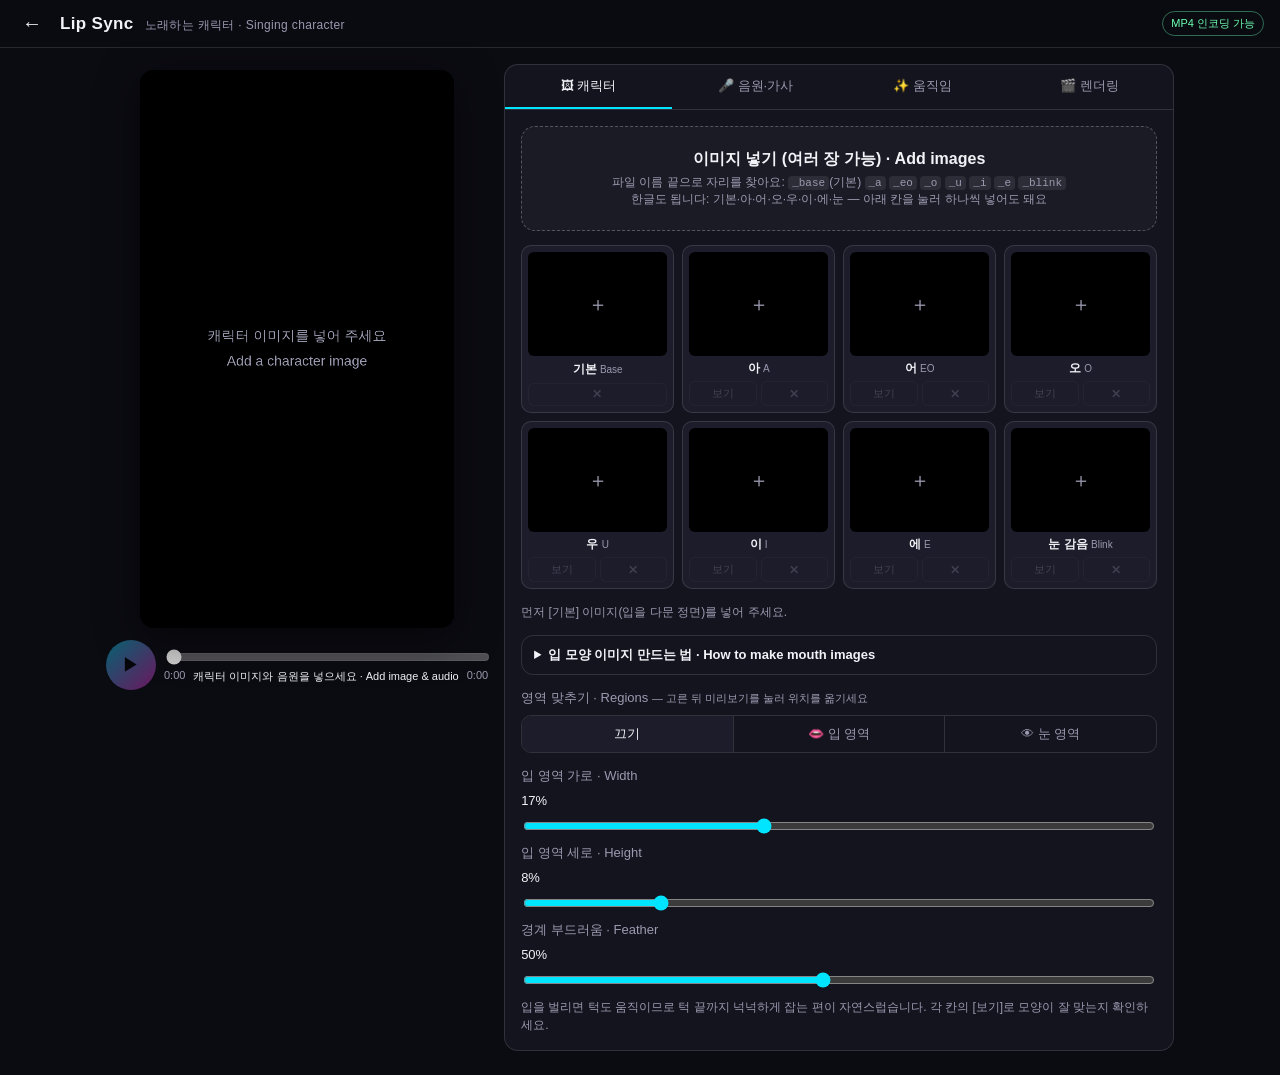
<file: lipsync/index.html>
<!DOCTYPE html>
<html lang="ko">

<head>
  <meta charset="UTF-8">
  <meta name="viewport" content="width=device-width, initial-scale=1.0, viewport-fit=cover">
  <title>Lip Sync | Rebroni Music</title>
  <meta name="description" content="캐릭터 이미지와 입 모양 이미지, 음원, SRT 가사로 캐릭터가 노래하는 립싱크 영상을 브라우저에서 만드는 도구">
  <meta name="theme-color" content="#0b0b12">
  <link rel="icon" href="../visualizer/icon.svg" type="image/svg+xml">
  <!-- 스타일은 비주얼라이저와 공유하고 lipsync.css로 덧붙임 -->
  <link rel="stylesheet" href="../visualizer/viz.css?v=4">
  <link rel="stylesheet" href="lipsync.css?v=1">
</head>

<body>
  <header class="topbar">
    <a href="../" class="back" aria-label="Discography로 돌아가기">←</a>
    <h1>Lip Sync <span class="en-sub">노래하는 캐릭터 · Singing character</span></h1>
    <span id="env-badge" class="badge"></span>
  </header>

  <main class="layout lip" id="layout">
    <section class="stage-wrap">
      <div class="stage" id="stage-box">
        <canvas id="stage" width="720" height="1280" aria-label="립싱크 미리보기"></canvas>
        <div id="render-overlay" class="rec-overlay" hidden>
          <div class="rec-dot"></div>
          <div id="render-text">렌더링 준비 중…</div>
          <div class="rec-bar"><div id="render-progress"></div></div>
          <div id="render-eta" class="small"></div>
          <button id="render-cancel" class="btn ghost small">취소 (Cancel)</button>
        </div>
      </div>

      <div class="player">
        <button id="play-btn" class="round main" aria-label="재생" disabled>▶</button>
        <div class="seek">
          <input id="seek" type="range" min="0" max="0" step="0.01" value="0" aria-label="재생 위치" disabled>
          <div class="time"><span id="cur">0:00</span><span id="now-title" class="now-title">캐릭터 이미지와 음원을 넣으세요 · Add image &amp; audio</span><span id="dur">0:00</span></div>
        </div>
      </div>
    </section>

    <section class="panel">
      <nav class="tabs" role="tablist">
        <button class="tab active" data-tab="char" role="tab">🖼 캐릭터</button>
        <button class="tab" data-tab="song" role="tab">🎤 음원·가사</button>
        <button class="tab" data-tab="move" role="tab">✨ 움직임</button>
        <button class="tab" data-tab="render" role="tab">🎬 렌더링</button>
      </nav>

      <!-- 캐릭터 -->
      <div class="tabpane active" data-pane="char">
        <label class="drop" for="multi-input" id="multi-drop">
          <strong>이미지 넣기 (여러 장 가능) · Add images</strong>
          <span>파일 이름 끝으로 자리를 찾아요: <code>_base</code>(기본) <code>_a</code> <code>_eo</code> <code>_o</code> <code>_u</code> <code>_i</code> <code>_e</code> <code>_blink</code><br>한글도 됩니다: 기본·아·어·오·우·이·에·눈 — 아래 칸을 눌러 하나씩 넣어도 돼요</span>
        </label>
        <input id="multi-input" type="file" accept="image/*" multiple hidden>

        <div id="slots" class="slots"></div>
        <p id="slot-info" class="muted small"></p>

        <details class="help-box">
          <summary>입 모양 이미지 만드는 법 · How to make mouth images</summary>
          <ul class="small muted">
            <li><strong>기본</strong> — 입을 다문 정면 이미지 (ㅁ·ㅂ·ㅍ 발음과 쉬는 구간에 사용)</li>
            <li><strong>아</strong> — 입을 위아래로 크게 벌림 (ㅏ·ㅑ) · <strong>가장 중요</strong>, 이것만 있어도 동작</li>
            <li><strong>어</strong> — 세로로 중간쯤 벌림 (ㅓ·ㅕ)</li>
            <li><strong>오</strong> — 입술을 동그랗게 모음 (ㅗ·ㅛ)</li>
            <li><strong>우</strong> — 입술을 작게 오므려 내밈 (ㅜ·ㅠ)</li>
            <li><strong>이</strong> — 옆으로 벌려 이가 살짝 보임 (ㅣ·ㅡ)</li>
            <li><strong>에</strong> — 옆으로 반쯤 벌림 (ㅔ·ㅐ)</li>
            <li><strong>눈 감음</strong>(선택) — 눈만 감은 이미지 (눈 깜빡임)</li>
          </ul>
          <p class="small muted">모든 이미지는 <strong>기본 이미지와 크기·얼굴 위치가 같아야</strong> 합니다. 기본 이미지에서 입 부분만 고쳐 그리기(인페인팅)로 만들면 가장 잘 맞아요.
            영상에는 아래에서 정한 <strong>입 영역 안쪽만</strong> 바꿔 끼우므로 머리카락·배경이 조금 달라져도 괜찮습니다. 없는 모양은 가장 비슷한 모양으로 대신합니다.</p>
        </details>

        <div class="field">
          <span>영역 맞추기 · Regions <small class="muted">— 고른 뒤 미리보기를 눌러 위치를 옮기세요</small></span>
          <div class="seg" id="edit-mode">
            <button data-v="" class="on">끄기</button><button data-v="mouth">👄 입 영역</button><button data-v="eyes">👁 눈 영역</button>
          </div>
        </div>
        <div id="mouth-opts" class="sub-opts">
          <label class="field">입 영역 가로 · Width <output id="m-rx-out"></output>
            <input id="m-rx" type="range" min="0.03" max="0.4" step="0.005"></label>
          <label class="field">입 영역 세로 · Height <output id="m-ry-out"></output>
            <input id="m-ry" type="range" min="0.015" max="0.3" step="0.005"></label>
          <label class="field">경계 부드러움 · Feather <output id="m-feather-out"></output>
            <input id="m-feather" type="range" min="0.05" max="1" step="0.05"></label>
          <p class="muted small">입을 벌리면 턱도 움직이므로 턱 끝까지 넉넉하게 잡는 편이 자연스럽습니다. 각 칸의 [보기]로 모양이 잘 맞는지 확인하세요.</p>
        </div>
        <div id="eyes-opts" class="sub-opts" hidden>
          <label class="field">눈 영역 가로 · Width <output id="e-rx-out"></output>
            <input id="e-rx" type="range" min="0.05" max="0.5" step="0.005"></label>
          <label class="field">눈 영역 세로 · Height <output id="e-ry-out"></output>
            <input id="e-ry" type="range" min="0.015" max="0.3" step="0.005"></label>
        </div>
      </div>

      <!-- 음원·가사 -->
      <div class="tabpane" data-pane="song">
        <label class="drop" for="song-input" id="song-drop">
          <strong>음원과 가사 파일 넣기 · Audio + SRT</strong>
          <span>음원(WAV · MP3 · M4A · FLAC · OGG)과 가사(.srt · .vtt · .lrc)를 함께 골라도 됩니다</span>
        </label>
        <input id="song-input" type="file" accept="audio/*,.wav,.flac,.mp3,.m4a,.aac,.ogg,.opus,.srt,.vtt,.lrc,.txt" multiple hidden>
        <p id="song-info" class="muted small"></p>

        <label class="field">가사 (시간 포함, 고칠 수 있어요) · Lyrics with timing
          <textarea id="lyrics" class="chapters" rows="9" spellcheck="false" placeholder="1&#10;00:00:12,300 --> 00:00:16,800&#10;첫 번째 가사 줄&#10;&#10;2&#10;00:00:17,000 --> 00:00:21,500&#10;두 번째 가사 줄"></textarea></label>
        <p id="lyrics-info" class="muted small"></p>

        <label class="field">가사 시간 보정 · Offset <output id="offset-out"></output>
          <input id="offset" type="range" min="-1.5" max="1.5" step="0.05"></label>
        <label class="check"><input id="snap" type="checkbox"> 음절을 소리가 시작되는 지점에 맞추기 · Snap to onsets</label>
        <p class="muted small">SRT에는 줄 단위 시간만 있어서 줄 안의 음절은 고르게 나눈 뒤 소리 변화에 맞춥니다. 줄을 짧게(단어·구절 단위로) 나눌수록 입 모양이 정확해져요.
          가사가 없으면 음량에 따라 입을 여닫기만 합니다.</p>
      </div>

      <!-- 움직임 -->
      <div class="tabpane" data-pane="move">
        <label class="field">입 모양 전환 · Blend <output id="blend-out"></output>
          <input id="blend" type="range" min="20" max="160" step="10"></label>
        <label class="field">음량 반영 · Follow loudness <output id="amp-out"></output>
          <input id="amp" type="range" min="0" max="1" step="0.05"></label>
        <label class="field">몸 움직임 · Motion <output id="motion-out"></output>
          <input id="motion" type="range" min="0" max="1" step="0.05"></label>
        <label class="check"><input id="blink" type="checkbox"> 눈 깜빡임 (눈 감음 이미지 필요) · Blink</label>

        <div class="field">
          <span>화면 구도 · Framing</span>
          <label class="field">확대 · Zoom <output id="zoom-out"></output>
            <input id="zoom" type="range" min="1" max="2.5" step="0.05"></label>
          <label class="field">가로 위치 · Pan X <output id="panx-out"></output>
            <input id="panx" type="range" min="-1" max="1" step="0.02"></label>
          <label class="field">세로 위치 · Pan Y <output id="pany-out"></output>
            <input id="pany" type="range" min="-1" max="1" step="0.02"></label>
        </div>

        <div class="field">
          <span>자막 · Subtitles</span>
          <label class="check"><input id="subs" type="checkbox"> 가사 자막 표시 · Show lyrics</label>
          <label class="field">글자 크기 · Size <output id="subsize-out"></output>
            <input id="subsize" type="range" min="0.5" max="1.8" step="0.05"></label>
          <label class="field">세로 위치 · Position <output id="suby-out"></output>
            <input id="suby" type="range" min="0.08" max="0.95" step="0.01"></label>
          <div class="row"><label class="color">글자 색 <input id="subcolor" type="color"></label></div>
        </div>
      </div>

      <!-- 렌더링 -->
      <div class="tabpane" data-pane="render">
        <div class="field">
          <span>화면 비율 · Aspect</span>
          <div class="seg" id="aspect">
            <button data-v="9:16">9:16 쇼츠</button><button data-v="16:9">16:9</button><button data-v="1:1">1:1</button>
          </div>
        </div>
        <div class="field">
          <span>해상도 · Resolution</span>
          <div class="seg" id="res">
            <button data-v="720">720p</button><button data-v="1080">1080p</button>
          </div>
        </div>
        <div class="field">
          <span>프레임 · FPS</span>
          <div class="seg" id="fps">
            <button data-v="24">24</button><button data-v="30">30</button>
          </div>
        </div>
        <div class="field">
          <span>화질 · Quality</span>
          <div class="seg" id="quality">
            <button data-v="std">표준</button><button data-v="high">고화질</button>
          </div>
        </div>
        <p id="render-estimate" class="muted small"></p>
        <button id="render-btn" class="btn primary" disabled>🎬 MP4 영상 만들기 · Render</button>
        <p class="muted small">
          음원·이미지·가사는 이 기기(브라우저) 안에서만 처리되고 어디에도 업로드되지 않습니다.
          프레임을 한 장씩 그려 인코딩하므로 실제 재생 시간보다 빨리 끝나고 프레임이 빠지지 않습니다 (PC용 Chrome·Edge 권장).
        </p>
        <div id="render-result" class="result" hidden>
          <p id="render-result-text"></p>
          <a id="render-dl" class="btn primary" download hidden>⬇ 저장</a>
        </div>
      </div>
    </section>
  </main>

  <audio id="audio" preload="auto"></audio>

  <script src="lipsync.js?v=3"></script>
</body>

</html>
</file>
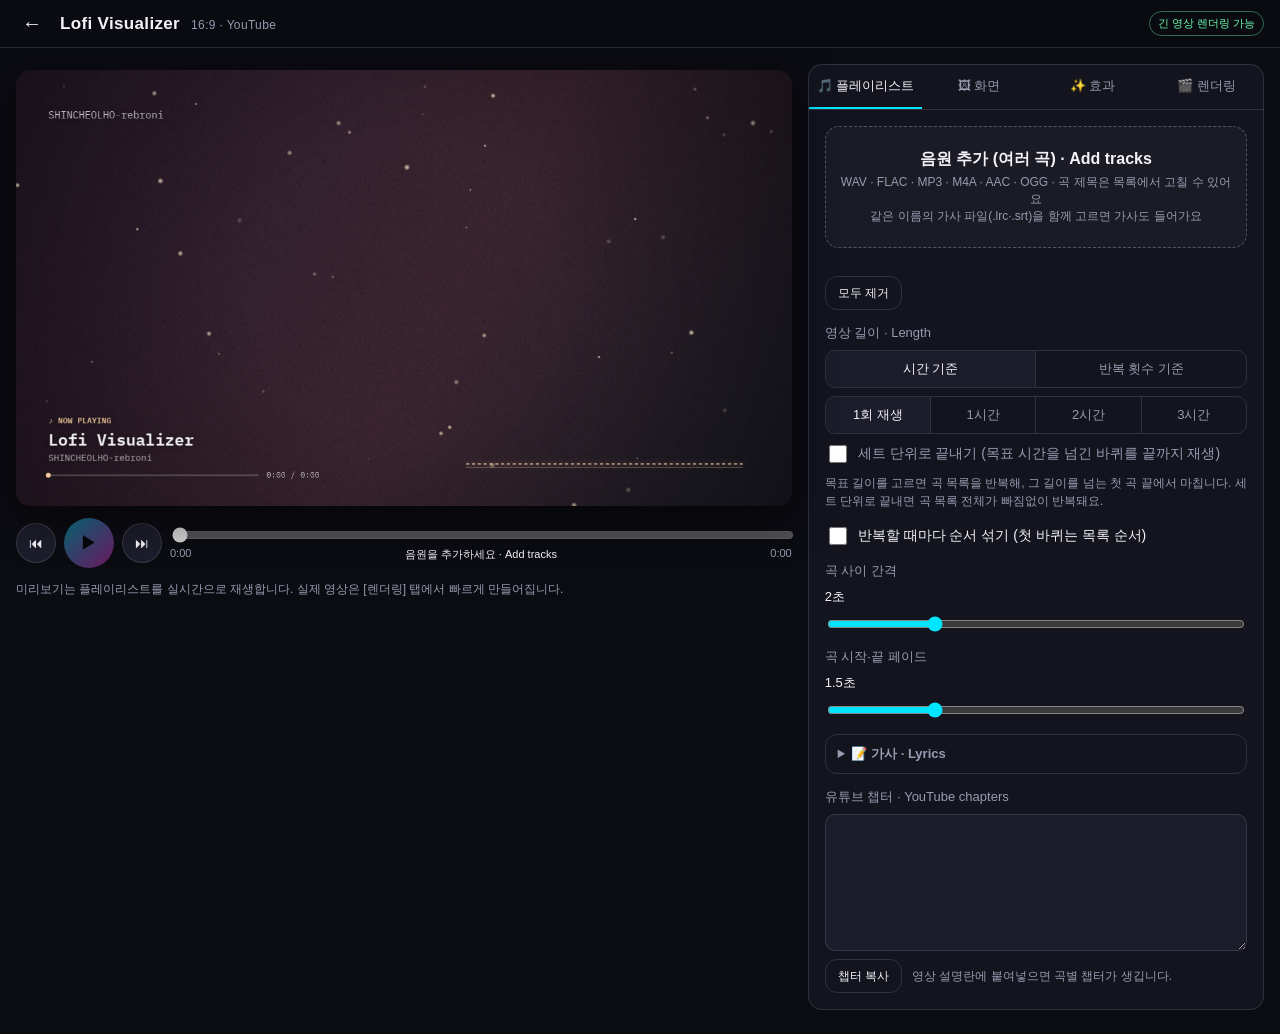
<file: lofi/index.html>
<!DOCTYPE html>
<html lang="ko">

<head>
  <meta charset="UTF-8">
  <meta name="viewport" content="width=device-width, initial-scale=1.0, viewport-fit=cover">
  <title>Lofi Visualizer | Rebroni Music</title>
  <meta name="description" content="음원 플레이리스트로 1~3시간 길이의 16:9 Lofi 스타일 유튜브 영상을 브라우저에서 만드는 도구">
  <meta name="theme-color" content="#0b0b12">
  <link rel="icon" href="../visualizer/icon.svg" type="image/svg+xml">
  <!-- 글꼴은 자체 호스팅 (외부 글꼴 서비스로 요청을 보내지 않음) -->
  <link rel="stylesheet" href="fonts/fonts.css?v=1">
  <!-- 스타일은 비주얼라이저와 공유하고 lofi.css로 덧붙임 -->
  <link rel="stylesheet" href="../visualizer/viz.css?v=4">
  <link rel="stylesheet" href="lofi.css?v=5">
</head>

<body>
  <header class="topbar">
    <a href="../" class="back" aria-label="Discography로 돌아가기">←</a>
    <h1>Lofi Visualizer <span class="en-sub">16:9 · YouTube</span></h1>
    <span id="env-badge" class="badge"></span>
  </header>

  <main class="layout lofi">
    <!-- 16:9 미리보기 -->
    <section class="stage-wrap">
      <div class="stage wide">
        <canvas id="stage" width="1280" height="720" aria-label="Lofi 미리보기"></canvas>
        <div id="render-overlay" class="rec-overlay" hidden>
          <div class="rec-dot"></div>
          <div id="render-text">렌더링 준비 중…</div>
          <div class="rec-bar"><div id="render-progress"></div></div>
          <div id="render-eta" class="small"></div>
          <button id="render-cancel" class="btn ghost small">취소 (Cancel)</button>
        </div>
      </div>

      <div class="player">
        <button id="prev-btn" class="round" aria-label="이전 곡">⏮</button>
        <button id="play-btn" class="round main" aria-label="재생" disabled>▶</button>
        <button id="next-btn" class="round" aria-label="다음 곡">⏭</button>
        <div class="seek">
          <input id="seek" type="range" min="0" max="0" step="0.01" value="0" aria-label="재생 위치" disabled>
          <div class="time"><span id="cur">0:00</span><span id="now-title" class="now-title">음원을 추가하세요 · Add tracks</span><span id="dur">0:00</span></div>
        </div>
      </div>
      <p class="muted small preview-note">미리보기는 플레이리스트를 실시간으로 재생합니다. 실제 영상은 [렌더링] 탭에서 빠르게 만들어집니다.</p>
    </section>

    <!-- 설정 패널 -->
    <section class="panel">
      <nav class="tabs" role="tablist">
        <button class="tab active" data-tab="list" role="tab">🎵 플레이리스트</button>
        <button class="tab" data-tab="look" role="tab">🖼 화면</button>
        <button class="tab" data-tab="fx" role="tab">✨ 효과</button>
        <button class="tab" data-tab="render" role="tab">🎬 렌더링</button>
      </nav>

      <!-- 플레이리스트 -->
      <div class="tabpane active" data-pane="list">
        <label class="drop" for="audio-input">
          <strong>음원 추가 (여러 곡) · Add tracks</strong>
          <span>WAV · FLAC · MP3 · M4A · AAC · OGG · 곡 제목은 목록에서 고칠 수 있어요<br>같은 이름의 가사 파일(.lrc·.srt)을 함께 고르면 가사도 들어가요</span>
        </label>
        <input id="audio-input" type="file" accept="audio/*,.wav,.flac,.mp3,.m4a,.aac,.ogg,.opus,.lrc,.srt,.vtt,.txt" multiple hidden>
        <ul id="track-list" class="track-list lofi-tracks"></ul>
        <div class="row">
          <button id="tracks-clear" class="btn ghost small">모두 제거</button>
          <span id="list-info" class="muted small"></span>
        </div>

        <div class="field">
          <span>영상 길이 · Length</span>
          <div class="seg" id="length-mode">
            <button data-v="time" class="on">시간 기준</button><button data-v="count">반복 횟수 기준</button>
          </div>
          <div id="time-opts" class="sub-opts">
            <div class="seg" id="target">
              <button data-v="0" class="on">1회 재생</button><button data-v="3600">1시간</button><button data-v="7200">2시간</button><button data-v="10800">3시간</button>
            </div>
            <label class="check"><input id="whole-sets" type="checkbox"> 세트 단위로 끝내기 (목표 시간을 넘긴 바퀴를 끝까지 재생)</label>
            <p class="muted small">목표 길이를 고르면 곡 목록을 반복해, 그 길이를 넘는 첫 곡 끝에서 마칩니다. 세트 단위로 끝내면 곡 목록 전체가 빠짐없이 반복돼요.</p>
          </div>
          <div id="count-opts" class="sub-opts" hidden>
            <label class="field">곡 목록 반복 · Repeat playlist <output id="repeat-count-out">3회</output>
              <input id="repeat-count" type="range" min="1" max="30" step="1" value="3"></label>
            <p class="muted small">곡 목록 전체를 정한 횟수만큼 반복합니다. 최종 길이는 위의 곡 목록 아래에 표시돼요.</p>
          </div>
        </div>
        <label class="check"><input id="shuffle-repeat" type="checkbox"> 반복할 때마다 순서 섞기 (첫 바퀴는 목록 순서)</label>
        <label class="field">곡 사이 간격 <output id="gap-out">2초</output>
          <input id="gap" type="range" min="0" max="8" step="0.5" value="2"></label>
        <label class="field">곡 시작·끝 페이드 <output id="edge-fade-out">1.5초</output>
          <input id="edge-fade" type="range" min="0" max="6" step="0.5" value="1.5"></label>

        <details class="field lyrics-box">
          <summary>📝 가사 · Lyrics <span id="lyrics-count" class="muted small"></span></summary>
          <select id="lyrics-track" aria-label="가사를 넣을 곡"></select>
          <textarea id="lyrics-text" class="chapters" rows="8" spellcheck="false"
            placeholder="한 줄에 한 소절씩 적어 주세요.&#10;시간을 맞춘 LRC·SRT(자막) 형식도 됩니다:&#10;[00:12.50] 첫 소절&#10;[00:12.50] First line (같은 시각 = 번역 줄)"></textarea>
          <p id="lyrics-info" class="muted small"></p>
          <div class="row">
            <label id="lyrics-load" class="btn ghost small" for="lyrics-file">LRC·SRT 불러오기</label>
            <input id="lyrics-file" type="file" accept=".lrc,.srt,.vtt,.txt,text/plain" hidden>
            <button id="lyrics-sync" class="btn ghost small">⏱ 싱크 맞추기</button>
            <button id="lyrics-clear" class="btn ghost small">지우기</button>
          </div>
          <div id="sync-box" class="sync-box" hidden>
            <p class="muted small">곡이 처음부터 재생됩니다. 각 줄을 부르기 시작할 때 [이 줄 시작]을 누르세요 (Space·Enter 키, 되돌리기는 Backspace).</p>
            <p id="sync-prev" class="sync-prev"></p>
            <p id="sync-line" class="sync-line"></p>
            <p id="sync-count" class="muted small"></p>
            <button id="sync-tap" class="btn primary">이 줄 시작 · Tap</button>
            <div class="row">
              <button id="sync-blank" class="btn ghost small">간주 (가사 숨기기)</button>
              <button id="sync-undo" class="btn ghost small">↶ 되돌리기</button>
              <button id="sync-stop" class="btn ghost small">끝내고 저장</button>
            </div>
          </div>
          <label class="check"><input id="show-lyrics" type="checkbox" checked> 영상에 가사 표시</label>
          <div class="seg" id="lyrics-pos">
            <button data-v="bottom" class="on">아래쪽</button><button data-v="center">가운데</button>
          </div>
          <div class="seg" id="lyrics-size">
            <button data-v="sm">작게</button><button data-v="md" class="on">보통</button><button data-v="lg">크게</button>
          </div>
          <p class="muted small">가사는 이 기기에만 저장되며, 같은 음원 파일을 다시 넣으면 불러와집니다.</p>
        </details>

        <div class="field">
          <span>유튜브 챕터 · YouTube chapters</span>
          <textarea id="chapters" class="chapters" readonly rows="6"></textarea>
          <div class="row">
            <button id="copy-chapters" class="btn ghost small">챕터 복사</button>
            <span class="muted small">영상 설명란에 붙여넣으면 곡별 챕터가 생깁니다.</span>
          </div>
        </div>
      </div>

      <!-- 화면 -->
      <div class="tabpane" data-pane="look">
        <label class="drop" for="bg-input">
          <strong>배경 이미지 / 반복 영상 (여러 개 가능) · Background</strong>
          <span>16:9 권장 · 이미지만 최대 10장(시간 간격으로 전환) 또는 영상만 최대 5개(곡이 바뀔 때 전환)<br>JPG · PNG · WEBP · MP4 · WEBM</span>
        </label>
        <input id="bg-input" type="file" accept="image/*,video/*" multiple hidden>
        <ul id="bg-list" class="track-list lofi-tracks"></ul>
        <div class="row">
          <button id="bg-clear" class="btn ghost small">모두 제거</button>
          <span id="bg-info" class="muted small"></span>
        </div>
        <div id="slide-opts" class="sub-opts" hidden>
          <span class="muted small">이미지 전환 간격 · Slide interval</span>
          <div class="seg" id="bg-interval">
            <button data-v="30">30초</button><button data-v="60">1분</button><button data-v="120" class="on">2분</button><button data-v="300">5분</button><button data-v="600">10분</button>
          </div>
          <label class="field">전환 시간 (크로스페이드) <output id="bg-fade-out">2초</output>
            <input id="bg-fade" type="range" min="0" max="6" step="0.5" value="2"></label>
        </div>
        <label class="field">어둡게 <output id="dim-out">20%</output>
          <input id="dim" type="range" min="0" max="0.8" step="0.01" value="0.2"></label>
        <div class="field">
          <span>색감 · Tone</span>
          <div class="seg" id="tint">
            <button data-v="warm" class="on">따뜻하게</button><button data-v="cool">차분하게</button><button data-v="mono">흑백</button><button data-v="none">원본</button>
          </div>
        </div>

        <div class="field">
          <span>비주얼라이저 · Visualizer</span>
          <div class="seg" id="viz-style">
            <button data-v="bars" class="on">막대</button><button data-v="wave">파형</button><button data-v="vinyl">LP 턴테이블</button><button data-v="none">없음</button>
          </div>
          <div id="vinyl-opts" class="sub-opts" hidden>
            <label class="drop" for="cover-input">
              <strong>LP에 앨범 커버 넣기 · Album cover</strong>
              <span>정사각형 JPG · PNG (3000×3000 등) · 동그랗게 잘려 레코드와 함께 돌아요</span>
            </label>
            <input id="cover-input" type="file" accept="image/*" hidden>
            <div class="row">
              <button id="cover-clear" class="btn ghost small">커버 제거</button>
              <span id="cover-info" class="muted small"></span>
            </div>
            <div class="seg" id="vinyl-art">
              <button data-v="label" class="on">가운데 라벨</button><button data-v="disc">판 전체 (픽처 디스크)</button>
            </div>
            <span>회전 속도 · Speed</span>
            <div class="seg" id="vinyl-speed">
              <button data-v="0.5">0.5×</button><button data-v="1" class="on">1× 기본</button><button data-v="2">2×</button><button data-v="3">3× (실제 LP)</button>
            </div>
          </div>
        </div>
        <label class="field">강도 · Sensitivity <output id="sens-out">100%</output>
          <input id="sens" type="range" min="0.4" max="2" step="0.05" value="1"></label>
        <div class="row">
          <label class="color">포인트 색 <input id="accent" type="color" value="#ffd6a5"></label>
        </div>

        <div class="field">
          <span>글자 · Text</span>
          <input id="title-text" type="text" placeholder="영상 제목 (예: Lofi Jazz for Study & Relax)" maxlength="80">
          <input id="artist-text" type="text" placeholder="아티스트" value="SHINCHEOLHO-rebroni" maxlength="60">
          <div class="seg" id="font">
            <button data-v="mono" class="on">타자기</button><button data-v="hand">손글씨</button><button data-v="sans">기본</button>
          </div>
          <label class="check"><input id="show-title" type="checkbox" checked> 왼쪽 위 제목 표시</label>
          <label class="check"><input id="show-now" type="checkbox" checked> Now Playing (현재 곡·진행 바) 표시</label>
        </div>
      </div>

      <!-- 효과 -->
      <div class="tabpane" data-pane="fx">
        <label class="field">필름 그레인 · Grain <output id="grain-out">35%</output>
          <input id="grain" type="range" min="0" max="1" step="0.05" value="0.35"></label>
        <label class="field">비네팅 · Vignette <output id="vignette-out">50%</output>
          <input id="vignette" type="range" min="0" max="1" step="0.05" value="0.5"></label>
        <div class="field">
          <span>날씨·입자 효과 · Particles <span class="muted small">(켜면 세기를 고를 수 있어요)</span></span>
          <div id="fx-list" class="fx-list"></div>
        </div>
        <label class="check"><input id="scanlines" type="checkbox"> VHS 주사선 · Scanlines</label>
        <label class="check"><input id="breathe" type="checkbox" checked> 배경 천천히 숨쉬기 (아주 느린 확대·축소)</label>
        <p class="muted small">효과는 화면 전체에 매 프레임 그려지므로, 많이 켤수록 렌더링 시간이 조금 늘어납니다.</p>
      </div>

      <!-- 렌더링 -->
      <div class="tabpane" data-pane="render">
        <div class="field">
          <span>해상도 · Resolution</span>
          <div class="seg" id="res">
            <button data-v="720">720p</button><button data-v="1080" class="on">1080p</button><button data-v="1440">1440p</button>
          </div>
        </div>
        <div class="field">
          <span>프레임 · FPS</span>
          <div class="seg" id="fps">
            <button data-v="24" class="on">24</button><button data-v="30">30</button>
          </div>
        </div>
        <div class="field">
          <span>화질 · Quality</span>
          <div class="seg" id="quality">
            <button data-v="std" class="on">표준 (파일 작게)</button><button data-v="high">고화질</button>
          </div>
        </div>
        <p id="render-estimate" class="muted small"></p>
        <button id="render-btn" class="btn primary" disabled>🎬 MP4 영상 만들기 · Render</button>
        <button id="thumb-btn" class="btn ghost" disabled>🖼 썸네일 저장 (PNG 1280×720)</button>
        <p class="muted small" id="render-note">
          음원을 빠르게 분석하며 프레임을 한 장씩 그려 인코딩하므로, 실제 재생 시간보다 빨리 끝나고 프레임이 빠지지 않습니다.
          긴 영상은 파일을 컴퓨터에 바로 저장하며 만들어요 (PC용 Chrome·Edge 권장).
          렌더링 중에는 컴퓨터가 절전 모드로 들어가지 않게 해 주세요.
        </p>
        <div id="render-result" class="result" hidden>
          <p id="render-result-text"></p>
          <a id="render-dl" class="btn primary" download hidden>⬇ 저장</a>
        </div>
      </div>
    </section>
  </main>

  <audio id="audio" preload="auto"></audio>
  <video id="bg-video" muted loop playsinline preload="auto"></video>

  <script src="lofi.js?v=8"></script>
</body>

</html>
</file>
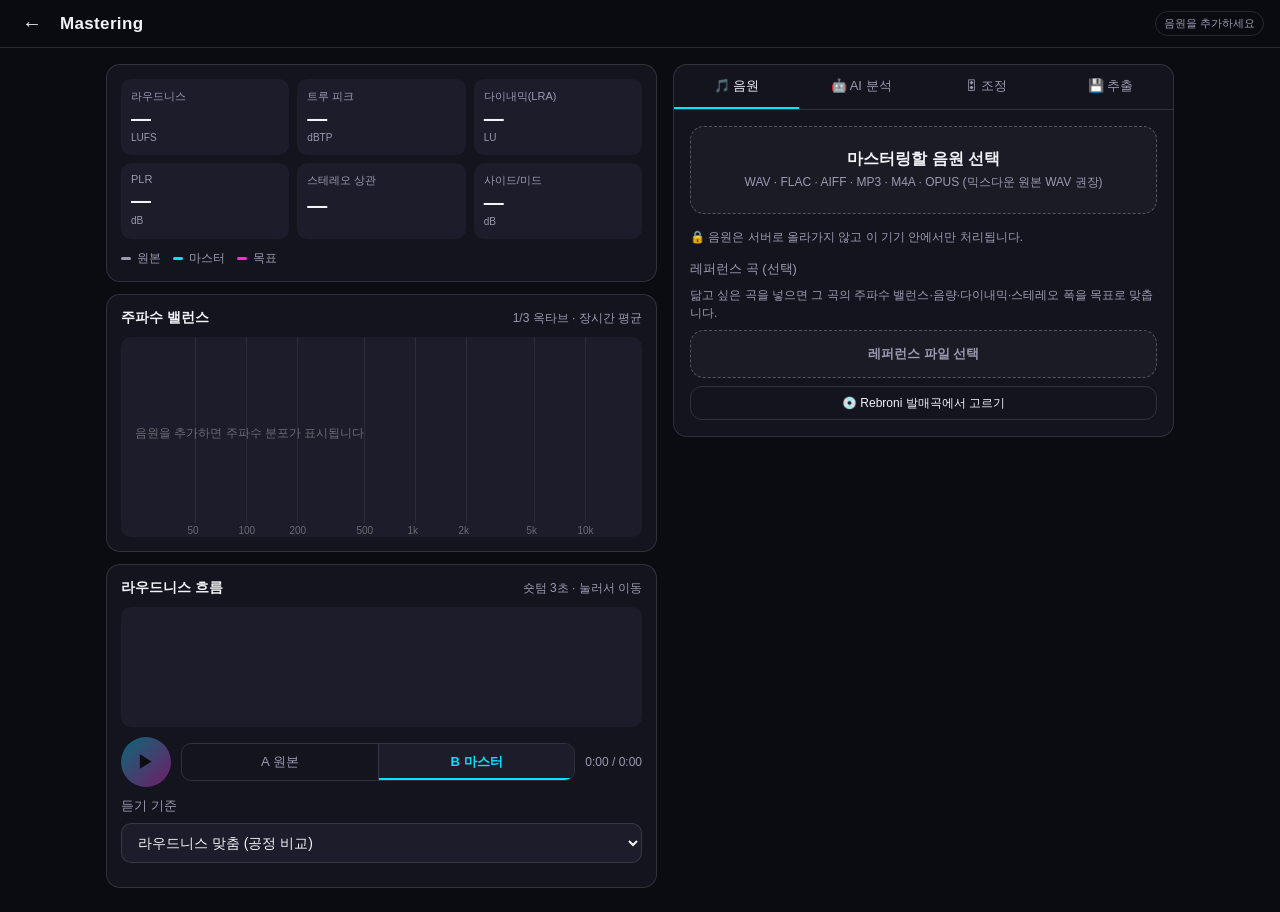
<file: mastering/index.html>
<!DOCTYPE html>
<html lang="ko">

<head>
  <meta charset="UTF-8">
  <meta name="viewport" content="width=device-width, initial-scale=1.0, viewport-fit=cover">
  <title>Rebroni Mastering</title>
  <meta name="description" content="브라우저 안에서 동작하는 무료 AI 마스터링 — 라우드니스·트루 피크 분석, 무드/레퍼런스 매칭, 플랫폼 재생 시뮬레이션, WAV 추출">
  <meta name="theme-color" content="#0b0b12">
  <link rel="icon" href="../visualizer/icon.svg" type="image/svg+xml">
  <!-- 파일 수정 배포 시 ?v= 숫자를 올려주면 브라우저 캐시가 즉시 갱신됩니다 -->
  <link rel="stylesheet" href="../visualizer/viz.css?v=1">
  <link rel="stylesheet" href="master.css?v=1">
</head>

<body>
  <header class="topbar">
    <a href="../" class="back" aria-label="Discography로 돌아가기">←</a>
    <h1>Mastering</h1>
    <span id="status-badge" class="badge">음원을 추가하세요</span>
  </header>

  <main class="layout mlayout">
    <!-- 모니터: 측정값 · 그래프 · A/B 플레이어 -->
    <section class="monitor">
      <div class="card">
        <div class="meters" id="meters">
          <div class="meter" data-k="lufs"><span class="mk">라우드니스</span><b class="mv">—</b><span class="mu">LUFS</span><span class="ms"></span></div>
          <div class="meter" data-k="tp"><span class="mk">트루 피크</span><b class="mv">—</b><span class="mu">dBTP</span><span class="ms"></span></div>
          <div class="meter" data-k="lra"><span class="mk">다이내믹(LRA)</span><b class="mv">—</b><span class="mu">LU</span><span class="ms"></span></div>
          <div class="meter" data-k="plr"><span class="mk">PLR</span><b class="mv">—</b><span class="mu">dB</span><span class="ms"></span></div>
          <div class="meter" data-k="corr"><span class="mk">스테레오 상관</span><b class="mv">—</b><span class="mu"></span><span class="ms"></span></div>
          <div class="meter" data-k="width"><span class="mk">사이드/미드</span><b class="mv">—</b><span class="mu">dB</span><span class="ms"></span></div>
        </div>
        <p class="muted small legend"><span class="dot src"></span>원본 <span class="dot out"></span>마스터 <span class="dot tgt"></span>목표</p>
      </div>

      <div class="card">
        <div class="card-head"><strong>주파수 밸런스</strong><span class="muted small">1/3 옥타브 · 장시간 평균</span></div>
        <canvas id="spec-canvas" class="chart" height="200" aria-label="스펙트럼 그래프"></canvas>
      </div>

      <div class="card">
        <div class="card-head"><strong>라우드니스 흐름</strong><span class="muted small">숏텀 3초 · 눌러서 이동</span></div>
        <canvas id="time-canvas" class="chart" height="120" aria-label="라우드니스 타임라인"></canvas>
        <div class="abplayer">
          <button id="ab-play" class="round main" aria-label="재생" disabled>▶</button>
          <div class="seg ab" id="ab-which">
            <button data-v="src">A 원본</button><button data-v="out" class="on">B 마스터</button>
          </div>
          <span id="ab-time" class="muted small">0:00 / 0:00</span>
        </div>
        <label class="field">듣기 기준
          <select id="monitor-mode" class="select">
            <option value="match">라우드니스 맞춤 (공정 비교)</option>
            <option value="raw">원래 음량 그대로</option>
            <option value="spotify">Spotify 재생 시뮬레이션</option>
            <option value="youtube">YouTube 재생 시뮬레이션</option>
            <option value="apple">Apple Music 재생 시뮬레이션</option>
          </select>
        </label>
        <p class="muted small" id="monitor-note"></p>
      </div>

      <div id="busy" class="busy" hidden>
        <div class="busy-text"><span id="busy-label">처리 중…</span><span id="busy-pct"></span></div>
        <div class="rec-bar"><div id="busy-bar"></div></div>
      </div>
    </section>

    <!-- 컨트롤 패널 -->
    <section class="panel">
      <nav class="tabs" role="tablist">
        <button class="tab active" data-tab="source" role="tab">🎵 음원</button>
        <button class="tab" data-tab="ai" role="tab">🤖 AI 분석</button>
        <button class="tab" data-tab="tune" role="tab">🎛 조정</button>
        <button class="tab" data-tab="export" role="tab">💾 추출</button>
      </nav>

      <!-- 음원 -->
      <div class="tabpane active" data-pane="source">
        <label class="drop" for="file-input" data-role="source">
          <strong>마스터링할 음원 선택</strong>
          <span>WAV · FLAC · AIFF · MP3 · M4A · OPUS (믹스다운 원본 WAV 권장)</span>
        </label>
        <input id="file-input" type="file" accept="audio/*,.wav,.flac,.aif,.aiff,.mp3,.m4a,.aac,.ogg,.opus" hidden>
        <div id="file-info" class="fileinfo" hidden></div>
        <p class="muted small">🔒 음원은 서버로 올라가지 않고 이 기기 안에서만 처리됩니다.</p>

        <div class="field">
          <span>레퍼런스 곡 <em class="muted">(선택)</em></span>
          <p class="muted small">닮고 싶은 곡을 넣으면 그 곡의 주파수 밸런스·음량·다이내믹·스테레오 폭을 목표로 맞춥니다.</p>
          <label class="drop small-drop" for="ref-input" data-role="ref">
            <strong>레퍼런스 파일 선택</strong>
          </label>
          <input id="ref-input" type="file" accept="audio/*,.wav,.flac,.aif,.aiff,.mp3,.m4a,.aac,.ogg,.opus" hidden>
          <div class="row">
            <button id="catalog-btn" class="btn ghost small">💿 Rebroni 발매곡에서 고르기</button>
          </div>
          <select id="catalog-select" class="select" hidden>
            <option value="">— 발매곡 선택 —</option>
          </select>
          <div id="ref-info" class="fileinfo" hidden></div>
        </div>
      </div>

      <!-- AI 분석 -->
      <div class="tabpane" data-pane="ai">
        <div class="field">
          <span>무드 <em class="muted">— 앨범 사운드에서 착안한 목표 사운드</em></span>
          <div class="mood-grid" id="mood-grid"></div>
        </div>
        <label class="check"><input id="use-ref" type="checkbox" disabled> 레퍼런스 곡에 맞추기 <span class="muted small" id="use-ref-note">(음원 탭에서 레퍼런스를 추가하세요)</span></label>
        <button id="auto-btn" class="btn primary" disabled>🤖 AI 자동 설정 적용</button>
        <div class="field">
          <span>진단 결과</span>
          <ul id="notes" class="notes"><li class="muted">음원을 추가하면 분석 결과가 표시됩니다.</li></ul>
        </div>
      </div>

      <!-- 세부 조정 -->
      <div class="tabpane" data-pane="tune">
        <div class="field">
          <span>목표 라우드니스</span>
          <div class="seg" id="target-seg">
            <button data-v="-16">-16 · Apple</button><button data-v="-14">-14 · 스트리밍</button><button data-v="-11">-11 · 팝</button><button data-v="-9">-9 · 클럽</button>
          </div>
        </div>
        <label class="field">목표 <output id="target-out"></output>
          <input id="target" type="range" min="-20" max="-7" step="0.5"></label>
        <label class="field">트루 피크 상한 <output id="ceiling-out"></output>
          <input id="ceiling" type="range" min="-3" max="-0.1" step="0.1"></label>

        <div class="field">
          <span>EQ</span>
          <canvas id="eq-canvas" class="chart" height="110" aria-label="EQ 곡선"></canvas>
        </div>
        <label class="field">AI EQ 강도 <output id="eqAmount-out"></output>
          <input id="eqAmount" type="range" min="0" max="1" step="0.05"></label>
        <label class="field">저역 (100Hz) <output id="low-out"></output>
          <input id="low" type="range" min="-6" max="6" step="0.5"></label>
        <label class="field">존재감 (3kHz) <output id="presence-out"></output>
          <input id="presence" type="range" min="-6" max="6" step="0.5"></label>
        <label class="field">공기감 (12kHz) <output id="air-out"></output>
          <input id="air" type="range" min="-6" max="6" step="0.5"></label>

        <label class="field">글루 압축 <output id="comp-out"></output>
          <input id="comp" type="range" min="0" max="1" step="0.05"></label>
        <label class="field">따뜻함 (새츄레이션) <output id="warmth-out"></output>
          <input id="warmth" type="range" min="0" max="1" step="0.05"></label>
        <label class="field">스테레오 폭 <output id="width-out"></output>
          <input id="width" type="range" min="0.5" max="1.5" step="0.01"></label>
        <label class="check"><input id="monoBass" type="checkbox"> 120Hz 이하 저역 모노화 (킥·베이스 중심 고정)</label>
        <p class="muted small">값을 바꾸면 잠시 후 자동으로 다시 마스터링합니다.</p>
      </div>

      <!-- 추출 -->
      <div class="tabpane" data-pane="export">
        <div class="field">
          <span>WAV 포맷</span>
          <div class="seg" id="bits-seg">
            <button data-v="24">24-bit (권장)</button><button data-v="16">16-bit · 디더</button>
          </div>
        </div>
        <button id="dl-btn" class="btn primary" disabled>⬇ 마스터 WAV 저장</button>
        <button id="viz-btn" class="btn" disabled>🎬 비주얼라이저로 보내 쇼츠 만들기</button>
        <button id="report-btn" class="btn ghost" disabled>📄 마스터링 리포트 저장</button>

        <div class="field">
          <span>플랫폼 재생 예상 <em class="muted">(공개된 기본 정규화 기준 · 추정치)</em></span>
          <table class="ptable" id="ptable">
            <thead><tr><th>플랫폼</th><th>기준</th><th>원본</th><th>마스터</th></tr></thead>
            <tbody></tbody>
          </table>
          <p class="muted small">음수는 플랫폼이 볼륨을 그만큼 줄여서 재생한다는 뜻입니다. 너무 크게 마스터링하면 줄어든 볼륨에 압축된 소리만 남습니다.</p>
        </div>
      </div>
    </section>
  </main>

  <script src="dsp.js?v=1"></script>
  <script src="master.js?v=2"></script>
</body>

</html>
</file>
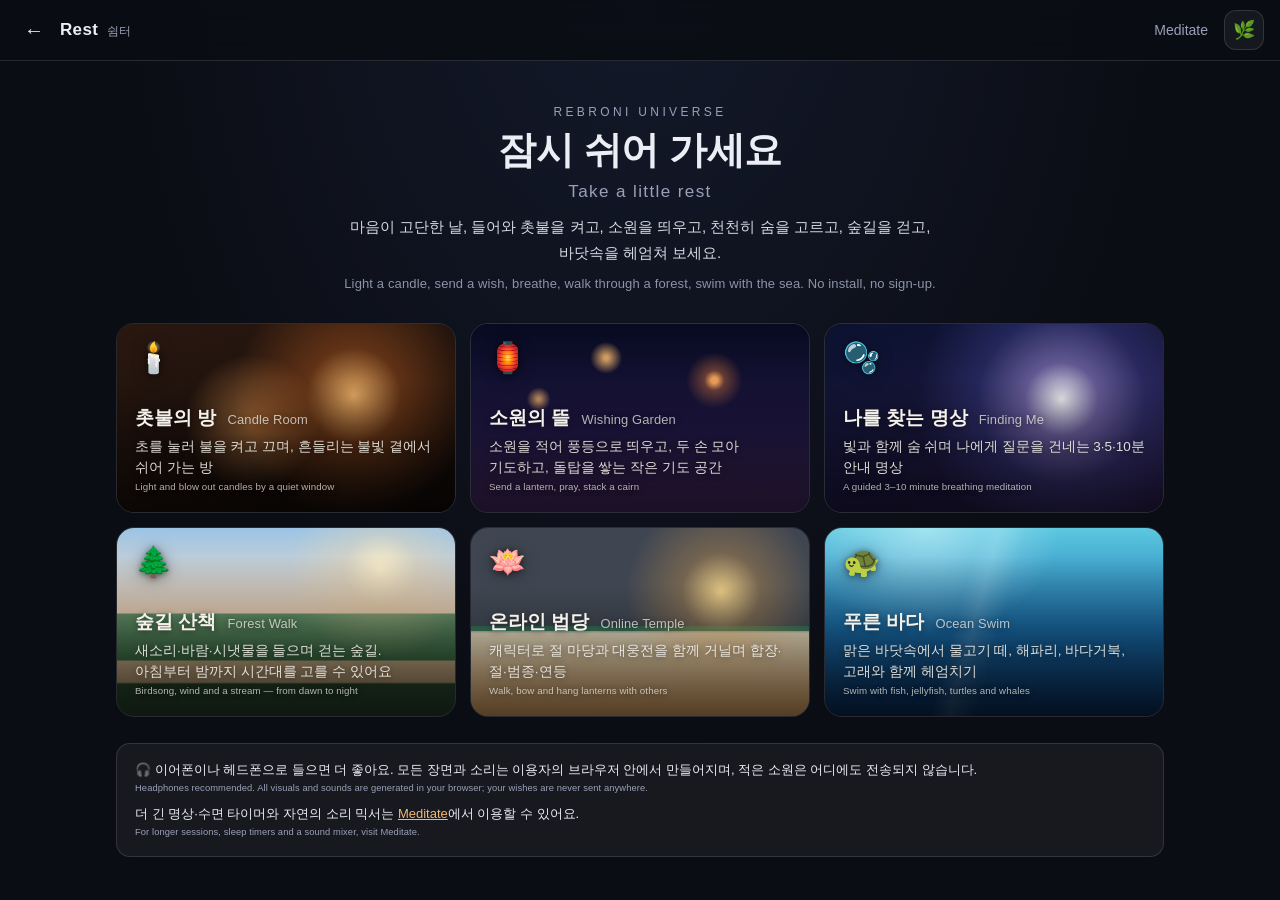
<file: rest/index.html>
<!DOCTYPE html>
<html lang="ko">

<head>
  <meta charset="UTF-8">
  <meta name="viewport" content="width=device-width, initial-scale=1.0, viewport-fit=cover">
  <title>Rebroni Rest · 쉼터</title>
  <meta name="description" content="Rebroni Universe의 쉼터 — 촛불의 방, 소원의 뜰, 나를 찾는 명상, 숲길 산책, 푸른 바다 수영. 설치 없이 브라우저에서 바로 쉬어 가는 온라인 공간">
  <meta name="theme-color" content="#0b0d14">
  <link rel="icon" href="icon.svg" type="image/svg+xml">
  <meta property="og:title" content="Rebroni Rest · 쉼터">
  <meta property="og:description" content="잠시 쉬어 가는 온라인 공간 · Candles, wishes, meditation, a forest walk and an ocean swim by SHINCHEOLHO-rebroni">
  <meta property="og:image" content="https://music.rebroni.com/album4-journey-serenity.jpg">
  <meta property="og:url" content="https://music.rebroni.com/rest/">
  <script>
    try { document.documentElement.setAttribute("data-theme", localStorage.getItem("theme") || "dark"); }
    catch (e) { document.documentElement.setAttribute("data-theme", "dark"); }
  </script>
  <!-- 파일 수정 배포 시 ?v= 숫자를 올려주세요 (rest.js 안의 scenes.js?v=, sound.js?v= 도 함께) -->
  <link rel="stylesheet" href="rest.css?v=2">
</head>

<body>
  <!-- ===== 쉼터 입구 ===== -->
  <div id="hub" class="hub">
    <header class="topbar">
      <a href="../" class="back" aria-label="Discography로 돌아가기">←</a>
      <h1>Rest <span class="en-sub">쉼터</span></h1>
      <a href="../meditate/" class="textlink" title="자연의 소리 믹서 · 타이머 · 호흡 가이드">Meditate</a>
      <button id="theme-btn" class="iconbtn" aria-label="테마 전환" title="테마 전환">🌿</button>
    </header>

    <main class="hub-main">
      <section class="intro">
        <p class="eyebrow">Rebroni Universe</p>
        <h2>잠시 쉬어 가세요 <span class="en-sub">Take a little rest</span></h2>
        <p class="lead">마음이 고단한 날, 들어와 촛불을 켜고, 소원을 띄우고, 천천히 숨을 고르고, 숲길을 걷고, 바닷속을 헤엄쳐 보세요.
          <span class="en-sub">Light a candle, send a wish, breathe, walk through a forest, swim with the sea. No install, no sign-up.</span></p>
      </section>

      <nav class="rooms" aria-label="쉼터 공간">
        <a class="room-card c-candle" href="#candle">
          <span class="rc-icon" aria-hidden="true">🕯️</span>
          <span class="rc-title">촛불의 방 <span class="en-sub">Candle Room</span></span>
          <span class="rc-desc">초를 눌러 불을 켜고 끄며, 흔들리는 불빛 곁에서 쉬어 가는 방 <span class="en-sub">Light and blow out candles by a quiet window</span></span>
        </a>
        <a class="room-card c-wish" href="#wish">
          <span class="rc-icon" aria-hidden="true">🏮</span>
          <span class="rc-title">소원의 뜰 <span class="en-sub">Wishing Garden</span></span>
          <span class="rc-desc">소원을 적어 풍등으로 띄우고, 두 손 모아 기도하고, 돌탑을 쌓는 작은 기도 공간 <span class="en-sub">Send a lantern, pray, stack a cairn</span></span>
        </a>
        <a class="room-card c-self" href="#self">
          <span class="rc-icon" aria-hidden="true">🫧</span>
          <span class="rc-title">나를 찾는 명상 <span class="en-sub">Finding Me</span></span>
          <span class="rc-desc">빛과 함께 숨 쉬며 나에게 질문을 건네는 3·5·10분 안내 명상 <span class="en-sub">A guided 3–10 minute breathing meditation</span></span>
        </a>
        <a class="room-card c-walk" href="#walk">
          <span class="rc-icon" aria-hidden="true">🌲</span>
          <span class="rc-title">숲길 산책 <span class="en-sub">Forest Walk</span></span>
          <span class="rc-desc">새소리·바람·시냇물을 들으며 걷는 숲길. 아침부터 밤까지 시간대를 고를 수 있어요 <span class="en-sub">Birdsong, wind and a stream — from dawn to night</span></span>
        </a>
        <a class="room-card c-temple" href="../temple/">
          <span class="rc-icon" aria-hidden="true">🪷</span>
          <span class="rc-title">온라인 법당 <span class="en-sub">Online Temple</span></span>
          <span class="rc-desc">캐릭터로 절 마당과 대웅전을 함께 거닐며 합장·절·범종·연등 <span class="en-sub">Walk, bow and hang lanterns with others</span></span>
        </a>
        <a class="room-card c-ocean" href="#ocean">
          <span class="rc-icon" aria-hidden="true">🐢</span>
          <span class="rc-title">푸른 바다 <span class="en-sub">Ocean Swim</span></span>
          <span class="rc-desc">맑은 바닷속에서 물고기 떼, 해파리, 바다거북, 고래와 함께 헤엄치기 <span class="en-sub">Swim with fish, jellyfish, turtles and whales</span></span>
        </a>
      </nav>

      <section class="notes small">
        <p>🎧 이어폰이나 헤드폰으로 들으면 더 좋아요. 모든 장면과 소리는 이용자의 브라우저 안에서 만들어지며, 적은 소원은 어디에도 전송되지 않습니다.
          <span class="en-sub">Headphones recommended. All visuals and sounds are generated in your browser; your wishes are never sent anywhere.</span></p>
        <p id="ios-note" hidden>iPhone·iPad에서는 무음 스위치가 켜져 있으면 소리가 나지 않을 수 있어요.
          <span class="en-sub">On iPhone/iPad, turn off silent mode to hear sound.</span></p>
        <p>더 긴 명상·수면 타이머와 자연의 소리 믹서는 <a href="../meditate/">Meditate</a>에서 이용할 수 있어요.
          <span class="en-sub">For longer sessions, sleep timers and a sound mixer, visit Meditate.</span></p>
      </section>
    </main>
  </div>

  <!-- ===== 공간 (전체 화면 캔버스) ===== -->
  <section id="room" class="room" hidden>
    <canvas id="stage" aria-hidden="true"></canvas>

    <header class="room-bar">
      <a href="#" class="rb-btn rb-back" aria-label="쉼터로 돌아가기">← <span class="hide-xs">쉼터</span></a>
      <h1 id="room-title" class="rb-title"></h1>
      <button id="sound-btn" class="rb-btn" type="button" aria-label="소리">🔈 <span class="hide-xs">소리 켜기</span></button>
      <input id="vol" class="rb-vol" type="range" min="0" max="1" step="0.01" aria-label="볼륨 · Volume">
      <button id="fs-btn" class="rb-btn" type="button" aria-label="전체 화면" title="전체 화면 · Fullscreen" hidden>⛶</button>
      <button id="bare-btn" class="rb-btn" type="button" aria-pressed="false" aria-label="화면만 보기" title="버튼 숨기고 화면만 보기 · Hide controls">👁</button>
    </header>

    <p id="room-msg" class="room-msg" aria-live="polite"></p>

    <!-- 1. 촛불의 방 -->
    <div class="panel" data-room="candle" hidden>
      <div class="dock">
        <p class="hint">초를 눌러 불을 켜고 꺼요 <span class="en-sub">Tap a candle to light it or blow it out</span></p>
        <div class="row">
          <span class="pill js-count" title="켜진 초 · Lit">0 / 7</span>
          <button type="button" class="btn primary js-all-on">🕯️ 모두 켜기 <span class="en-sub">Light all</span></button>
          <button type="button" class="btn ghost js-all-off">모두 끄기 <span class="en-sub">Blow out</span></button>
        </div>
      </div>
    </div>

    <!-- 2. 소원의 뜰 -->
    <div class="panel" data-room="wish" hidden>
      <div class="dock">
        <form class="wish-form js-form" autocomplete="off">
          <input class="js-wish" type="text" maxlength="80" placeholder="소원을 적어 보세요 · Your wish" aria-label="소원 · Wish" enterkeyhint="send">
          <button class="btn primary" type="submit">🏮 띄우기 <span class="en-sub">Release</span></button>
        </form>
        <div class="row">
          <button type="button" class="btn js-pray">🙏 두 손 모으기 <span class="en-sub">Hold to pray</span></button>
          <button type="button" class="btn ghost js-stone">🪨 돌 얹기 <span class="en-sub">Add a stone</span></button>
          <label class="check"><input type="checkbox" class="js-keep"> 이 기기에 간직하기 <span class="en-sub">Keep on this device</span></label>
        </div>
        <details class="kept">
          <summary>간직한 소원 <span class="js-kept-count"></span> <span class="en-sub">My wishes</span></summary>
          <ul class="js-kept"></ul>
          <button type="button" class="btn small ghost js-clear" hidden>모두 지우기 <span class="en-sub">Delete all</span></button>
        </details>
        <p class="fine">적은 소원은 서버로 전송되지 않아요. 간직하기를 켜면 이 기기(브라우저)에만 저장돼요. <span class="en-sub">Wishes are never sent anywhere.</span></p>
      </div>
    </div>

    <!-- 3. 나를 찾는 명상 -->
    <div class="panel" data-room="self" hidden>
      <div class="self-breath js-breath" aria-live="polite"></div>
      <p class="self-prompt js-prompt" aria-live="polite"></p>
      <div class="dock">
        <div class="only-idle">
          <div class="row">
            <div class="seg" role="group" aria-label="명상 시간 · Duration">
              <button type="button" data-mins="3">3분</button>
              <button type="button" data-mins="5">5분</button>
              <button type="button" data-mins="10">10분</button>
            </div>
            <label class="field">배경 소리 <span class="en-sub">Sound</span>
              <select class="js-amb">
                <option value="none">고요 · Silence</option>
                <option value="stream">시냇물 · Stream</option>
                <option value="rain">빗소리 · Rain</option>
                <option value="waves">파도 · Waves</option>
                <option value="wind">바람 · Wind</option>
                <option value="fire">모닥불 · Campfire</option>
              </select>
            </label>
            <label class="check"><input type="checkbox" class="js-cues"> 호흡 신호음 <span class="en-sub">Breath cues</span></label>
          </div>
          <button type="button" class="btn primary wide js-start">시작하기 <span class="en-sub">Begin</span></button>
        </div>
        <div class="only-run row">
          <span class="pill js-time">0:00</span>
          <span class="muted small">들이쉬기 4 · 멈춤 2 · 내쉬기 6 <span class="en-sub">In 4 · Hold 2 · Out 6</span></span>
          <button type="button" class="btn ghost js-stop">그만하기 <span class="en-sub">End</span></button>
        </div>
        <div class="only-done row">
          <button type="button" class="btn primary js-again">다시 하기 <span class="en-sub">Again</span></button>
          <a class="btn ghost" href="../meditate/">더 긴 명상 <span class="en-sub">Meditate →</span></a>
        </div>
      </div>
    </div>

    <!-- 4. 숲길 산책 -->
    <div class="panel" data-room="walk" hidden>
      <div class="dock top">
        <div class="seg" role="group" aria-label="시간대 · Time of day">
          <button type="button" data-time="morning">🌅 아침</button>
          <button type="button" data-time="day">☀️ 한낮</button>
          <button type="button" data-time="sunset">🌇 노을</button>
          <button type="button" data-time="night">🌙 밤</button>
        </div>
        <div class="row">
          <div class="seg" role="group" aria-label="걸음 · Pace">
            <button type="button" data-speed="stop">멈춤</button>
            <button type="button" data-speed="slow">천천히</button>
            <button type="button" data-speed="walk">걷기</button>
          </div>
          <label class="check"><input type="checkbox" class="js-feet"> 발소리 <span class="en-sub">Steps</span></label>
          <span class="pill js-stat"></span>
        </div>
      </div>
    </div>

    <!-- 5. 푸른 바다 -->
    <div class="panel" data-room="ocean" hidden>
      <div class="dock top">
        <div class="row">
          <span class="pill js-depth">수심</span>
          <button type="button" class="btn small js-up" aria-label="위로 · Up">⬆ 위로</button>
          <button type="button" class="btn small js-down" aria-label="아래로 · Down">⬇ 아래로</button>
          <label class="check"><input type="checkbox" class="js-auto"> 자동 유영 <span class="en-sub">Auto drift</span></label>
        </div>
      </div>
    </div>
  </section>

  <script type="module" src="rest.js?v=1"></script>
</body>

</html>
</file>
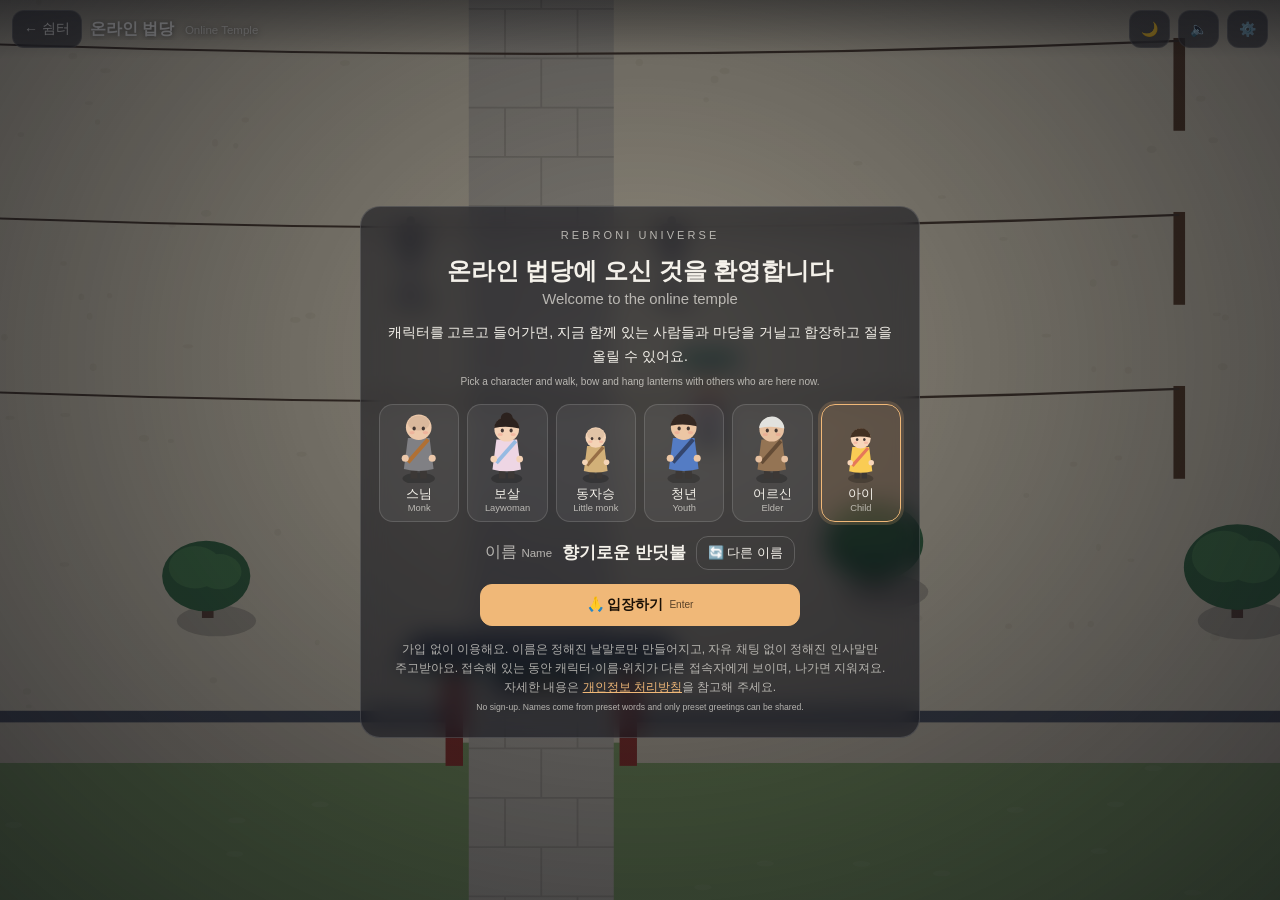
<file: temple/index.html>
<!DOCTYPE html>
<html lang="ko">

<head>
  <meta charset="UTF-8">
  <meta name="viewport" content="width=device-width, initial-scale=1.0, viewport-fit=cover">
  <title>온라인 법당 · Rebroni Temple</title>
  <meta name="description" content="Rebroni Universe의 온라인 법당 — 캐릭터로 절 마당과 대웅전을 거닐며 합장·절·108배, 범종·목탁, 연등 달기를 함께하는 공간. 설치·가입 없이 브라우저에서.">
  <meta name="theme-color" content="#1b1f2a">
  <link rel="icon" href="icon.svg" type="image/svg+xml">
  <link rel="manifest" href="manifest.webmanifest">
  <link rel="apple-touch-icon" href="icon-192.png">
  <meta property="og:title" content="온라인 법당 · Rebroni Temple">
  <meta property="og:description" content="함께 거니는 온라인 법당 · Walk, bow and hang lanterns together in an online temple">
  <meta property="og:image" content="https://music.rebroni.com/album4-journey-serenity.jpg">
  <meta property="og:url" content="https://music.rebroni.com/temple/">
  <!-- 파일 수정 배포 시 ?v= 숫자를 올려주세요 (temple.js 안의 world.js?v=·net.js?v=·practice.js?v=·together.js?v=, practice.js 안의 content.js?v=,
       together.js 안의 net.js?v=·world.js?v=, 그리고 sw.js의 SHELL·VERSION도 함께) -->
  <link rel="stylesheet" href="temple.css?v=3">
</head>

<body>
  <canvas id="stage" aria-label="법당 마당과 대웅전 지도"></canvas>

  <header class="bar">
    <a href="../rest/" class="b" aria-label="쉼터로 돌아가기">← <span class="hide-xs">쉼터</span></a>
    <h1><span class="hide-xs">온라인 </span>법당 <span class="en-sub">Online Temple</span></h1>
    <button id="status" class="pill pill-btn" type="button" data-kind="idle" aria-live="polite" aria-label="법당 고르기 · Halls"></button>
    <button id="night-btn" class="b" type="button" aria-label="낮·밤 바꾸기 · Day/Night" title="낮·밤 바꾸기">🌙</button>
    <button id="sound-btn" class="b" type="button" aria-label="소리">🔈</button>
    <button id="settings-btn" class="b" type="button" aria-label="소리 설정 · Sound settings" title="소리 설정">⚙️</button>
  </header>

  <!-- 입장 -->
  <div id="join" class="join">
    <div class="join-card">
      <p class="eyebrow">Rebroni Universe</p>
      <h2>온라인 법당에 오신 것을 환영합니다 <span class="en-sub">Welcome to the online temple</span></h2>
      <p class="lead">캐릭터를 고르고 들어가면, 지금 함께 있는 사람들과 마당을 거닐고 합장하고 절을 올릴 수 있어요.
        <span class="en-sub">Pick a character and walk, bow and hang lanterns with others who are here now.</span></p>
      <div id="char-list" class="chars" role="group" aria-label="캐릭터 선택 · Character"></div>
      <div class="name-row">
        <span class="muted">이름 <span class="en-sub">Name</span></span>
        <strong id="my-name"></strong>
        <button id="reroll" class="btn small ghost" type="button" aria-label="다른 이름 · Another name">🔄 다른 이름</button>
      </div>
      <button id="enter-btn" class="btn primary wide" type="button">🙏 입장하기 <span class="en-sub">Enter</span></button>
      <p class="fine">가입 없이 이용해요. 이름은 정해진 낱말로만 만들어지고, 자유 채팅 없이 정해진 인사말만 주고받아요.
        접속해 있는 동안 캐릭터·이름·위치가 다른 접속자에게 보이며, 나가면 지워져요. 자세한 내용은 <a href="../privacy.html">개인정보 처리방침</a>을 참고해 주세요.
        <span class="en-sub">No sign-up. Names come from preset words and only preset greetings can be shared.</span></p>
    </div>
  </div>

  <!-- 조작 -->
  <div id="hud" class="hud" hidden>
    <div class="hud-left">
      <button id="bows" class="pill pill-btn" type="button"></button>
      <button id="tasks-pill" class="pill pill-btn" type="button" title="오늘의 수행 · Today's practice">✅ 오늘의 수행 0/5</button>
      <button id="music-pill" class="pill pill-btn music" type="button" hidden></button>
    </div>
    <div id="toast" class="toast" aria-live="polite"></div>
    <div class="dock">
      <div id="ctx" class="ctx-row"></div>
      <div class="row">
        <button id="hap-btn" class="btn" type="button" aria-pressed="false" title="합장 (H)">🙏 합장 <span class="en-sub">Palms</span></button>
        <button id="bow-btn" class="btn" type="button" title="절하기 (B)">🙇 절하기 <span class="en-sub">Bow</span></button>
        <button id="say-btn" class="btn" type="button" title="인사 (1~8)">💬 인사 <span class="en-sub">Greet</span></button>
        <button id="practice-btn" class="btn" type="button" title="수행 메뉴">📿 수행 <span class="en-sub">Practice</span></button>
      </div>
      <div id="say-pop" class="pop" hidden></div>
      <div id="lantern-pop" class="pop lantern-pop" hidden></div>
      <div id="offer-pop" class="pop four-pop" hidden></div>
      <div id="food-pop" class="pop four-pop" hidden></div>
    </div>
    <!-- 예불 순서 (주보처럼 위쪽에) -->
    <section id="yebul" class="yebul" hidden aria-label="예불 순서 · Service">
      <div class="y-head">
        <span class="y-kicker">📋 예불 · <span id="y-step"></span></span>
        <span id="y-dots" class="y-dots" aria-hidden="true"></span>
        <button type="button" class="y-close" id="y-close" aria-label="예불 닫기 · Close">✕</button>
      </div>
      <h3 id="y-title" class="y-title"></h3>
      <div id="y-body"></div>
      <div id="y-actions" class="row y-actions"></div>
      <div id="y-nav" class="row y-nav"></div>
    </section>

    <p class="keys-hint">이동: 방향키·WASD 또는 화면 누르기 · B 절 · H 합장 · E 가까운 것 · 1~8 인사</p>
  </div>

  <div id="sheet-backdrop" class="sheet-backdrop" hidden></div>

  <!-- 수행 메뉴 -->
  <section id="practice-sheet" class="sheet" role="dialog" aria-modal="true" aria-labelledby="ps-title" hidden>
    <div class="sheet-head"><h2 id="ps-title">📿 수행 <span class="en-sub">Practice</span></h2><button type="button" class="x" data-close aria-label="닫기 · Close">✕</button></div>
    <div class="menu-grid">
      <button type="button" class="tile" data-menu="yebul"><span class="ic">📋</span><strong>예불 드리기</strong><small>삼귀의 · 입정 · 법문 · 발원 · 사홍서원</small></button>
      <button type="button" class="tile" data-menu="med"><span class="ic">🕊️</span><strong>1분 명상</strong><small>숨을 따라 잠시 고요히</small></button>
      <button type="button" class="tile" data-menu="beopgu"><span class="ic">📜</span><strong>오늘의 법구</strong><small>마음에 새길 한 구절</small></button>
      <button type="button" class="tile" data-menu="vow"><span class="ic">📝</span><strong>발원 노트</strong><small>이 기기에만 간직</small></button>
      <button type="button" class="tile" data-menu="tasks"><span class="ic">✅</span><strong>오늘의 수행 <span id="menu-tasks-count"></span></strong><small>매일 새로 시작</small></button>
      <button type="button" class="tile" data-menu="traces"><span class="ic">👣</span><strong>오늘의 흔적</strong><small>다녀간 이웃 · 공양 · 나눔</small></button>
      <button type="button" class="tile" data-menu="rooms"><span class="ic">🪷</span><strong>법당 고르기</strong><small>다른 법당으로 · 주소 복사</small></button>
      <button type="button" class="tile" data-menu="guide"><span class="ic">❓</span><strong>처음 오신 분 안내</strong><small>이동 · 동작 · 장소</small></button>
      <button type="button" class="tile" data-menu="settings"><span class="ic">⚙️</span><strong>소리 설정</strong><small>환경음 · 효과음 · 배경 음악</small></button>
      <button type="button" class="tile" data-menu="install" hidden><span class="ic">📲</span><strong>앱으로 설치</strong><small>홈 화면에 추가</small></button>
    </div>
  </section>

  <!-- 1분 명상 -->
  <section id="med-sheet" class="sheet" role="dialog" aria-modal="true" aria-labelledby="med-title" hidden>
    <div class="sheet-head"><h2 id="med-title">🕊️ 1분 명상 <span class="en-sub">One-minute meditation</span></h2><button type="button" class="x" data-close aria-label="닫기 · Close">✕</button></div>
    <p class="sheet-lead">잠시 눈을 쉬고, 원이 커지면 들이쉬고 작아지면 내쉬어요. 캐릭터도 그 자리에 앉아 함께 명상해요.</p>
    <div class="med-wrap"><div id="med-circle" class="med-circle"><span id="med-phase">준비</span></div></div>
    <p id="med-time" class="med-time">01:00</p>
    <div class="row"><button type="button" id="med-start" class="btn primary">▶ 시작</button></div>
  </section>

  <!-- 오늘의 법구 -->
  <section id="beopgu-sheet" class="sheet" role="dialog" aria-modal="true" aria-labelledby="bg-title" hidden>
    <div class="sheet-head"><h2 id="bg-title">📜 오늘의 법구 <span class="en-sub">Verse for today</span></h2><button type="button" class="x" data-close aria-label="닫기 · Close">✕</button></div>
    <div class="verse">
      <p id="bg-ref" class="verse-ref"></p>
      <p id="bg-text" class="verse-text"></p>
      <p id="bg-reflect" class="verse-reflect"></p>
    </div>
    <div class="row">
      <button type="button" id="bg-read" class="btn">🔊 읽어 주세요</button>
      <button type="button" id="bg-next" class="btn">↻ 다른 법구</button>
    </div>
    <p class="fine">법구경 게송의 뜻을 바탕으로 직접 풀어 쓴 묵상 글이에요(번역본 인용 아님).</p>
  </section>

  <!-- 발원 노트 -->
  <section id="vow-sheet" class="sheet" role="dialog" aria-modal="true" aria-labelledby="vow-title" hidden>
    <div class="sheet-head"><h2 id="vow-title">📝 발원 노트 <span class="en-sub">My vows</span></h2><button type="button" class="x" data-close aria-label="닫기 · Close">✕</button></div>
    <form id="vow-form" class="vow-form">
      <textarea id="vow-text" maxlength="140" rows="3" placeholder="마음에 품은 바람을 적어 보세요 · Write a wish of your heart" aria-label="발원 · Vow"></textarea>
      <button type="submit" class="btn primary">🙏 간직하기</button>
    </form>
    <p class="fine">🔒 발원 노트는 이 기기(브라우저)에만 저장되고 어디에도 보내지 않아요.</p>
    <ul id="vow-list" class="vow-list"></ul>
    <button type="button" id="vow-clear" class="btn small ghost" hidden>모두 지우기 <span class="en-sub">Delete all</span></button>
  </section>

  <!-- 오늘의 수행 -->
  <section id="tasks-sheet" class="sheet" role="dialog" aria-modal="true" aria-labelledby="tk-title" hidden>
    <div class="sheet-head"><h2 id="tk-title">✅ 오늘의 수행 <span class="en-sub">Today's practice</span></h2><button type="button" class="x" data-close aria-label="닫기 · Close">✕</button></div>
    <ul id="tasks-list" class="tasks-list"></ul>
    <p id="tasks-msg" class="fine"></p>
  </section>

  <!-- 소리 설정 -->
  <section id="settings-sheet" class="sheet" role="dialog" aria-modal="true" aria-labelledby="st-title" hidden>
    <div class="sheet-head"><h2 id="st-title">⚙️ 소리 설정 <span class="en-sub">Sound</span></h2><button type="button" class="x" data-close aria-label="닫기 · Close">✕</button></div>
    <div class="set-row"><div><strong>전체 소리</strong><small>All sound</small></div><button type="button" id="set-sound" class="btn small"></button></div>
    <label class="set-row"><div><strong>환경음</strong><small>바람 · 새소리 · 풀벌레 · 물소리</small></div><input type="range" id="set-amb" min="0" max="1" step="0.01"></label>
    <label class="set-row"><div><strong>효과음</strong><small>범종 · 목탁 · 싱잉볼</small></div><input type="range" id="set-fx" min="0" max="1" step="0.01"></label>
    <div class="set-row"><div><strong>배경 음악</strong><small>레브로니 앨범 곡 · SHINCHEOLHO-rebroni</small></div><button type="button" id="set-music" class="btn small toggle" aria-pressed="true">켜짐</button></div>
    <label class="set-row"><div><small>배경 음악 크기</small></div><input type="range" id="set-mus" min="0" max="1" step="0.01"></label>
    <div class="set-now"><span id="set-now"></span><button type="button" id="set-next" class="btn small ghost">다음 곡 ⏭</button></div>
    <div class="set-row"><div><strong>소리 내어 읽기</strong><small>예불 · 법문 · 법구를 기기의 음성으로</small></div><button type="button" id="set-tts" class="btn small toggle" aria-pressed="true">켜짐</button></div>
    <p id="set-tts-note" class="fine"></p>
  </section>

  <!-- 처음 오신 분 안내 -->
  <section id="guide-sheet" class="sheet" role="dialog" aria-modal="true" aria-labelledby="gd-title" hidden>
    <div class="sheet-head"><h2 id="gd-title">❓ 처음 오신 분 안내 <span class="en-sub">Welcome guide</span></h2><button type="button" class="x" data-close aria-label="닫기 · Close">✕</button></div>
    <ul id="guide-list" class="guide-list"></ul>
    <div class="row"><button type="button" id="guide-yebul" class="btn primary">📋 함께 예불 드리기</button><button type="button" class="btn ghost" data-close>둘러볼게요</button></div>
  </section>

  <!-- 법당 고르기 -->
  <section id="rooms-sheet" class="sheet" role="dialog" aria-modal="true" aria-labelledby="rm-title" hidden>
    <div class="sheet-head"><h2 id="rm-title">🪷 법당 고르기 <span class="en-sub">Halls</span></h2><button type="button" class="x" data-close aria-label="닫기 · Close">✕</button></div>
    <p class="sheet-lead">어느 법당에서나 같은 도량을 이용해요. 연등·절·공양은 모든 법당이 함께 나누고, 함께 걷는 이웃만 법당마다 달라요.
      <span class="en-sub">Every hall is the same temple; only the people you walk with differ.</span></p>
    <ul id="rooms-list" class="rooms-list"></ul>
    <div class="row">
      <button type="button" id="rooms-refresh" class="btn small">↻ 인원 새로고침</button>
      <button type="button" id="rooms-copy" class="btn small">🔗 이 법당 주소 복사</button>
    </div>
    <p id="rooms-note" class="fine"></p>
  </section>

  <!-- 오늘의 흔적 -->
  <section id="traces-sheet" class="sheet" role="dialog" aria-modal="true" aria-labelledby="tr-title" hidden>
    <div class="sheet-head"><h2 id="tr-title">👣 오늘의 흔적 <span class="en-sub">Today's traces</span></h2><button type="button" class="x" data-close aria-label="닫기 · Close">✕</button></div>
    <ul id="traces-stats" class="traces-stats"></ul>
    <h3 class="sheet-sub">오늘 다녀간 이웃 <span id="traces-count"></span> <span class="en-sub">Visitors today</span></h3>
    <div id="traces-names" class="names"></div>
    <label class="check"><input type="checkbox" id="traces-me"> 내 이름도 남기기 <span class="en-sub">Leave my name too</span></label>
    <p class="fine">이름은 정해진 낱말로 만든 것이에요. 다녀간 기록(이름·캐릭터·시각)은 이틀 뒤 지워지고, 체크를 끄면 내 기록은 바로 지워져요.</p>
    <div class="row"><button type="button" id="traces-refresh" class="btn small">↻ 새로고침</button></div>
  </section>

  <script type="module" src="temple.js?v=4"></script>
</body>

</html>
</file>
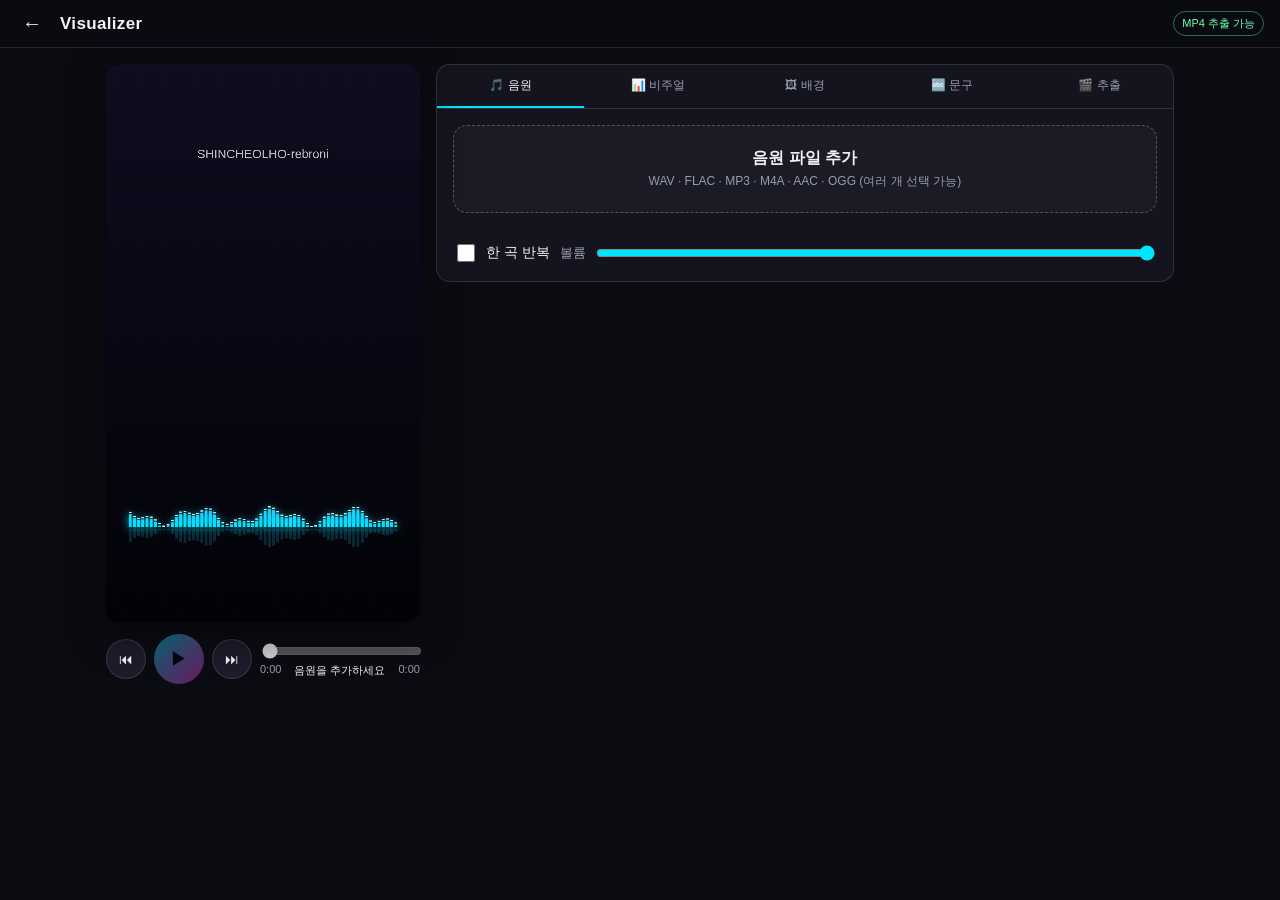
<file: visualizer/index.html>
<!DOCTYPE html>
<html lang="ko">

<head>
  <meta charset="UTF-8">
  <meta name="viewport" content="width=device-width, initial-scale=1.0, viewport-fit=cover">
  <title>Rebroni Visualizer</title>
  <meta name="description" content="음원을 재생하며 오디오 비주얼라이저와 9:16 배경을 합성해 MP4 쇼츠 영상으로 추출하는 모바일 웹앱">
  <meta name="theme-color" content="#0b0b12">
  <meta name="apple-mobile-web-app-capable" content="yes">
  <meta name="mobile-web-app-capable" content="yes">
  <meta name="apple-mobile-web-app-status-bar-style" content="black-translucent">
  <meta name="apple-mobile-web-app-title" content="Visualizer">
  <link rel="manifest" href="manifest.webmanifest">
  <link rel="icon" href="icon.svg" type="image/svg+xml">
  <link rel="apple-touch-icon" href="icon-192.png">
  <!-- 파일 수정 배포 시 ?v= 숫자를 올려주면 브라우저 캐시가 즉시 갱신됩니다 -->
  <link rel="stylesheet" href="viz.css?v=4">
  <!-- 쇼츠 문구용 글꼴 (자체 호스팅) -->
  <link rel="stylesheet" href="fonts/fonts.css?v=1">
  <link rel="stylesheet" href="../lofi/fonts/fonts.css?v=1">
  <link rel="stylesheet" href="captions.css?v=2">
</head>

<body>
  <header class="topbar">
    <a href="../" class="back" aria-label="Discography로 돌아가기">←</a>
    <h1>Visualizer</h1>
    <span id="fmt-badge" class="badge" title="이 기기에서 추출 가능한 영상 포맷"></span>
  </header>

  <main class="layout">
    <!-- 9:16 미리보기 -->
    <section class="stage-wrap">
      <div class="stage">
        <canvas id="stage" width="1080" height="1920" aria-label="비주얼라이저 미리보기"></canvas>
        <div id="rec-overlay" class="rec-overlay" hidden>
          <div class="rec-dot"></div>
          <div id="rec-text">녹화 중…</div>
          <div class="rec-bar"><div id="rec-progress"></div></div>
          <button id="rec-cancel" class="btn ghost small">취소</button>
        </div>
      </div>

      <!-- 플레이어 -->
      <div class="player">
        <button id="prev-btn" class="round" aria-label="이전 곡">⏮</button>
        <button id="play-btn" class="round main" aria-label="재생" disabled>▶</button>
        <button id="next-btn" class="round" aria-label="다음 곡">⏭</button>
        <div class="seek">
          <input id="seek" type="range" min="0" max="0" step="0.01" value="0" aria-label="재생 위치" disabled>
          <div class="time"><span id="cur">0:00</span><span id="now-title" class="now-title">음원을 추가하세요</span><span id="dur">0:00</span></div>
        </div>
      </div>
    </section>

    <!-- 컨트롤 패널 -->
    <section class="panel">
      <nav class="tabs five" role="tablist">
        <button class="tab active" data-tab="audio" role="tab">🎵 음원</button>
        <button class="tab" data-tab="visual" role="tab">📊 비주얼</button>
        <button class="tab" data-tab="bg" role="tab">🖼 배경</button>
        <button class="tab" data-tab="caption" role="tab">🔤 문구</button>
        <button class="tab" data-tab="export" role="tab">🎬 추출</button>
      </nav>

      <!-- 음원 -->
      <div class="tabpane active" data-pane="audio">
        <label class="drop" for="audio-input">
          <strong>음원 파일 추가</strong>
          <span>WAV · FLAC · MP3 · M4A · AAC · OGG (여러 개 선택 가능)</span>
        </label>
        <input id="audio-input" type="file" accept="audio/*,.wav,.flac,.mp3,.m4a,.aac,.ogg,.opus" multiple hidden>
        <ul id="track-list" class="track-list"></ul>
        <div class="row">
          <label class="check"><input id="loop-one" type="checkbox"> 한 곡 반복</label>
          <label class="field inline">볼륨 <input id="volume" type="range" min="0" max="1" step="0.01" value="1"></label>
        </div>
      </div>

      <!-- 비주얼 -->
      <div class="tabpane" data-pane="visual">
        <label class="check"><input id="show-viz" type="checkbox" checked> EQ(비주얼라이저) 표시 · Show visualizer</label>
        <div class="style-grid" id="style-grid"></div>

        <div class="field">
          <span>색상</span>
          <div class="palette" id="palette"></div>
          <div class="row">
            <label class="color">색 1 <input id="color1" type="color" value="#00e5ff"></label>
            <label class="color">색 2 <input id="color2" type="color" value="#ff2bd6"></label>
          </div>
        </div>

        <div class="field">
          <span>위치</span>
          <div class="seg" id="position">
            <button data-v="top">최상단</button><button data-v="upper">중상</button><button data-v="center">중간</button><button data-v="lower" class="on">중하</button><button data-v="bottom">최하단</button>
          </div>
        </div>

        <label class="field">크기 <output id="size-out">100%</output>
          <input id="size" type="range" min="0.5" max="1.6" step="0.05" value="1"></label>
        <label class="field">감도 <output id="sens-out">100%</output>
          <input id="sens" type="range" min="0.4" max="2.5" step="0.05" value="1"></label>
        <label class="field">부드러움 <output id="smooth-out">0.80</output>
          <input id="smooth" type="range" min="0" max="0.95" step="0.01" value="0.8"></label>
        <label class="field">막대 개수 <output id="bands-out">64</output>
          <input id="bands" type="range" min="16" max="128" step="4" value="64"></label>
        <label class="check"><input id="glow" type="checkbox" checked> 글로우 효과</label>

        <div class="field">
          <span>텍스트</span>
          <input id="title-text" type="text" placeholder="곡 제목 (비우면 파일명)">
          <input id="artist-text" type="text" placeholder="아티스트" value="SHINCHEOLHO-rebroni">
          <label class="check"><input id="show-text" type="checkbox" checked> 제목/아티스트 표시</label>
          <label class="check"><input id="show-progress" type="checkbox" checked> 진행 바 표시</label>
        </div>
      </div>

      <!-- 배경 -->
      <div class="tabpane" data-pane="bg">
        <label class="drop" for="bg-input">
          <strong>배경 이미지 / 영상 선택 (여러 개 가능)</strong>
          <span>9:16 세로 비율 권장 · 최대 10개 (영상은 5개까지)<br>JPG · PNG · WEBP · GIF · MP4 · MOV · WEBM</span>
        </label>
        <input id="bg-input" type="file" accept="image/*,video/*" multiple hidden>
        <ul id="bg-list" class="track-list"></ul>
        <div class="row">
          <button id="bg-clear" class="btn ghost small">모두 제거</button>
          <span id="bg-info" class="muted"></span>
        </div>
        <div id="slide-opts" class="field" hidden>
          <span>슬라이드쇼 (2개 이상일 때 목록 순서대로 반복)</span>
          <label class="field">장면 전환 간격 <output id="bg-interval-out">5초</output>
            <input id="bg-interval" type="range" min="2" max="30" step="1" value="5"></label>
          <label class="field">전환 효과
            <select id="bg-transition">
              <optgroup label="잔잔한 분위기 (불교·자연·우주)">
                <option value="fade">크로스페이드</option>
                <option value="light">빛으로 번지기</option>
                <option value="black">어둠으로 페이드</option>
                <option value="zoomdissolve">줌 디졸브</option>
              </optgroup>
              <optgroup label="도시 분위기">
                <option value="slide">밀어내기</option>
                <option value="zoompunch">줌 펀치</option>
                <option value="wipe">네온 와이프</option>
                <option value="glitch">글리치</option>
              </optgroup>
              <optgroup label="기타">
                <option value="cut">바로 전환</option>
              </optgroup>
            </select>
          </label>
          <label class="field">전환 시간 <output id="bg-fade-out">1.5초</output>
            <input id="bg-fade" type="range" min="0.5" max="4" step="0.5" value="1.5"></label>
          <p class="muted small" id="bg-fade-note"></p>
          <p class="muted small">추천: 잔잔한 분위기는 2~4초, 도시 분위기는 0.5~1초</p>
          <p class="muted small">영상은 장면이 시작될 때 처음부터 재생되고, 간격보다 짧으면 반복됩니다.</p>
        </div>
        <div class="field">
          <span>맞춤</span>
          <div class="seg" id="fit">
            <button data-v="cover" class="on">꽉 채우기</button><button data-v="contain">전체 보기</button>
          </div>
        </div>
        <label class="field">어둡게 <output id="dim-out">25%</output>
          <input id="dim" type="range" min="0" max="0.85" step="0.01" value="0.25"></label>
        <label class="field">블러 <output id="blur-out">0px</output>
          <input id="blur" type="range" min="0" max="30" step="1" value="0"></label>
        <label class="check"><input id="beat-zoom" type="checkbox" checked> 비트에 맞춰 배경 줌</label>
        <label class="check"><input id="ken-burns" type="checkbox"> 배경을 천천히 확대·이동 (켄 번즈)</label>
        <div class="field">
          <span>배경 없을 때 색</span>
          <div class="row">
            <label class="color">위 <input id="bgc1" type="color" value="#14112a"></label>
            <label class="color">아래 <input id="bgc2" type="color" value="#03030a"></label>
          </div>
        </div>
      </div>

      <!-- 쇼츠 문구 -->
      <div class="tabpane" data-pane="caption">
        <div class="row">
          <button id="cap-add" class="btn primary small">＋ 문구 추가 · Add text</button>
          <span id="cap-info" class="muted small"></span>
        </div>
        <ul id="cap-list" class="track-list"></ul>
        <div id="cap-editor" class="cap-editor" hidden>
          <textarea id="cap-text" rows="3" placeholder="쇼츠 문구 (Enter로 줄바꿈)"></textarea>
          <label class="field">글꼴 · Font
            <select id="cap-font"></select></label>
          <label class="field">크기 · Size <output id="cap-size-out">90px</output>
            <input id="cap-size" type="range" min="24" max="220" step="2" value="90"></label>
          <div class="row">
            <label class="color">글자색 <input id="cap-color" type="color" value="#ffffff"></label>
            <label class="color">꾸밈 색 <input id="cap-deco-color" type="color" value="#000000"></label>
          </div>
          <div class="field">
            <span>꾸밈 · Style</span>
            <div class="seg" id="cap-deco">
              <button data-v="outline">테두리</button><button data-v="shadow">그림자</button><button data-v="box">배경 상자</button><button data-v="none">없음</button>
            </div>
          </div>
          <div class="field">
            <span>줄 정렬 · Align</span>
            <div class="seg" id="cap-align">
              <button data-v="left">왼쪽</button><button data-v="center">가운데</button><button data-v="right">오른쪽</button>
            </div>
          </div>
          <label class="field">가로 위치 <input id="cap-x" type="range" min="0" max="100" step="1" value="50"></label>
          <label class="field">세로 위치 <input id="cap-y" type="range" min="0" max="100" step="1" value="30"></label>
          <p class="muted small">미리보기 화면에서 문구를 손가락(마우스)으로 끌어 옮길 수도 있어요.</p>
          <div class="field">
            <span>표시 시간 (추출 구간 시작부터, 초) · 비우면 처음부터 끝까지</span>
            <div class="row">
              <label class="color">시작 <input id="cap-from" type="number" min="0" step="0.5" placeholder="0" inputmode="decimal"></label>
              <label class="color">끝 <input id="cap-to" type="number" min="0" step="0.5" placeholder="끝까지" inputmode="decimal"></label>
            </div>
          </div>
        </div>
        <p class="muted small">추천: 첫 3초 안에 눈에 띄는 한 줄 (예: 시작 0 · 끝 3). 폰 화면 아래쪽 20%와 오른쪽 끝은 쇼츠 버튼·설명에 가려질 수 있어요.</p>
      </div>

      <!-- 추출 -->
      <div class="tabpane" data-pane="export">
        <div class="field">
          <span>해상도</span>
          <div class="seg" id="res">
            <button data-v="720">720p</button><button data-v="1080" class="on">1080p</button><button data-v="1440">2K</button><button data-v="2160">4K</button>
          </div>
          <p id="res-note" class="muted small" hidden></p>
        </div>
        <div class="field">
          <span>프레임</span>
          <div class="seg" id="fps">
            <button data-v="24">24</button><button data-v="30" class="on">30</button><button data-v="60">60</button>
          </div>
        </div>
        <div class="field">
          <span>구간 (초)</span>
          <div class="row">
            <label class="color">시작 <input id="ex-start" type="number" min="0" step="0.1" value="0" inputmode="decimal"></label>
            <label class="color">끝 <input id="ex-end" type="number" min="0" step="0.1" placeholder="곡 끝" inputmode="decimal"></label>
          </div>
          <div class="row">
            <button class="btn ghost small" id="ex-full">전체</button>
            <button class="btn ghost small" id="ex-60">처음 60초 (쇼츠)</button>
            <button class="btn ghost small" id="ex-here">현재 위치부터 60초</button>
          </div>
        </div>
        <label class="field">페이드 인 <output id="fade-in-out">0.5초</output>
          <input id="fade-in" type="range" min="0" max="3" step="0.5" value="0.5"></label>
        <label class="field">페이드 아웃 <output id="fade-out-out">3.0초</output>
          <input id="fade-out" type="range" min="0" max="8" step="0.5" value="3"></label>
        <label class="check"><input id="fade-video" type="checkbox"> 화면도 함께 페이드 (검은 화면으로)</label>
        <button id="export-btn" class="btn primary" disabled>🎬 MP4로 영상 추출</button>
        <p class="muted small" id="export-note">
          추출은 선택한 구간을 실제 시간으로 재생하며 녹화합니다. 추출 중에는 화면을 켜 둔 채 앱을 떠나지 마세요.
        </p>
        <div id="result" class="result" hidden>
          <video id="result-video" controls playsinline></video>
          <div class="row">
            <a id="dl-link" class="btn primary" download>⬇ 저장</a>
            <button id="share-btn" class="btn ghost">공유 / 사진에 저장</button>
          </div>
          <span id="result-info" class="muted small"></span>
          <p id="result-warn" class="small warn" hidden></p>
        </div>
      </div>
    </section>
  </main>

  <audio id="audio" preload="auto" playsinline></audio>
  <video id="bg-video" muted loop playsinline preload="auto" hidden></video>

  <script src="viz.js?v=13"></script>
</body>

</html>
</file>
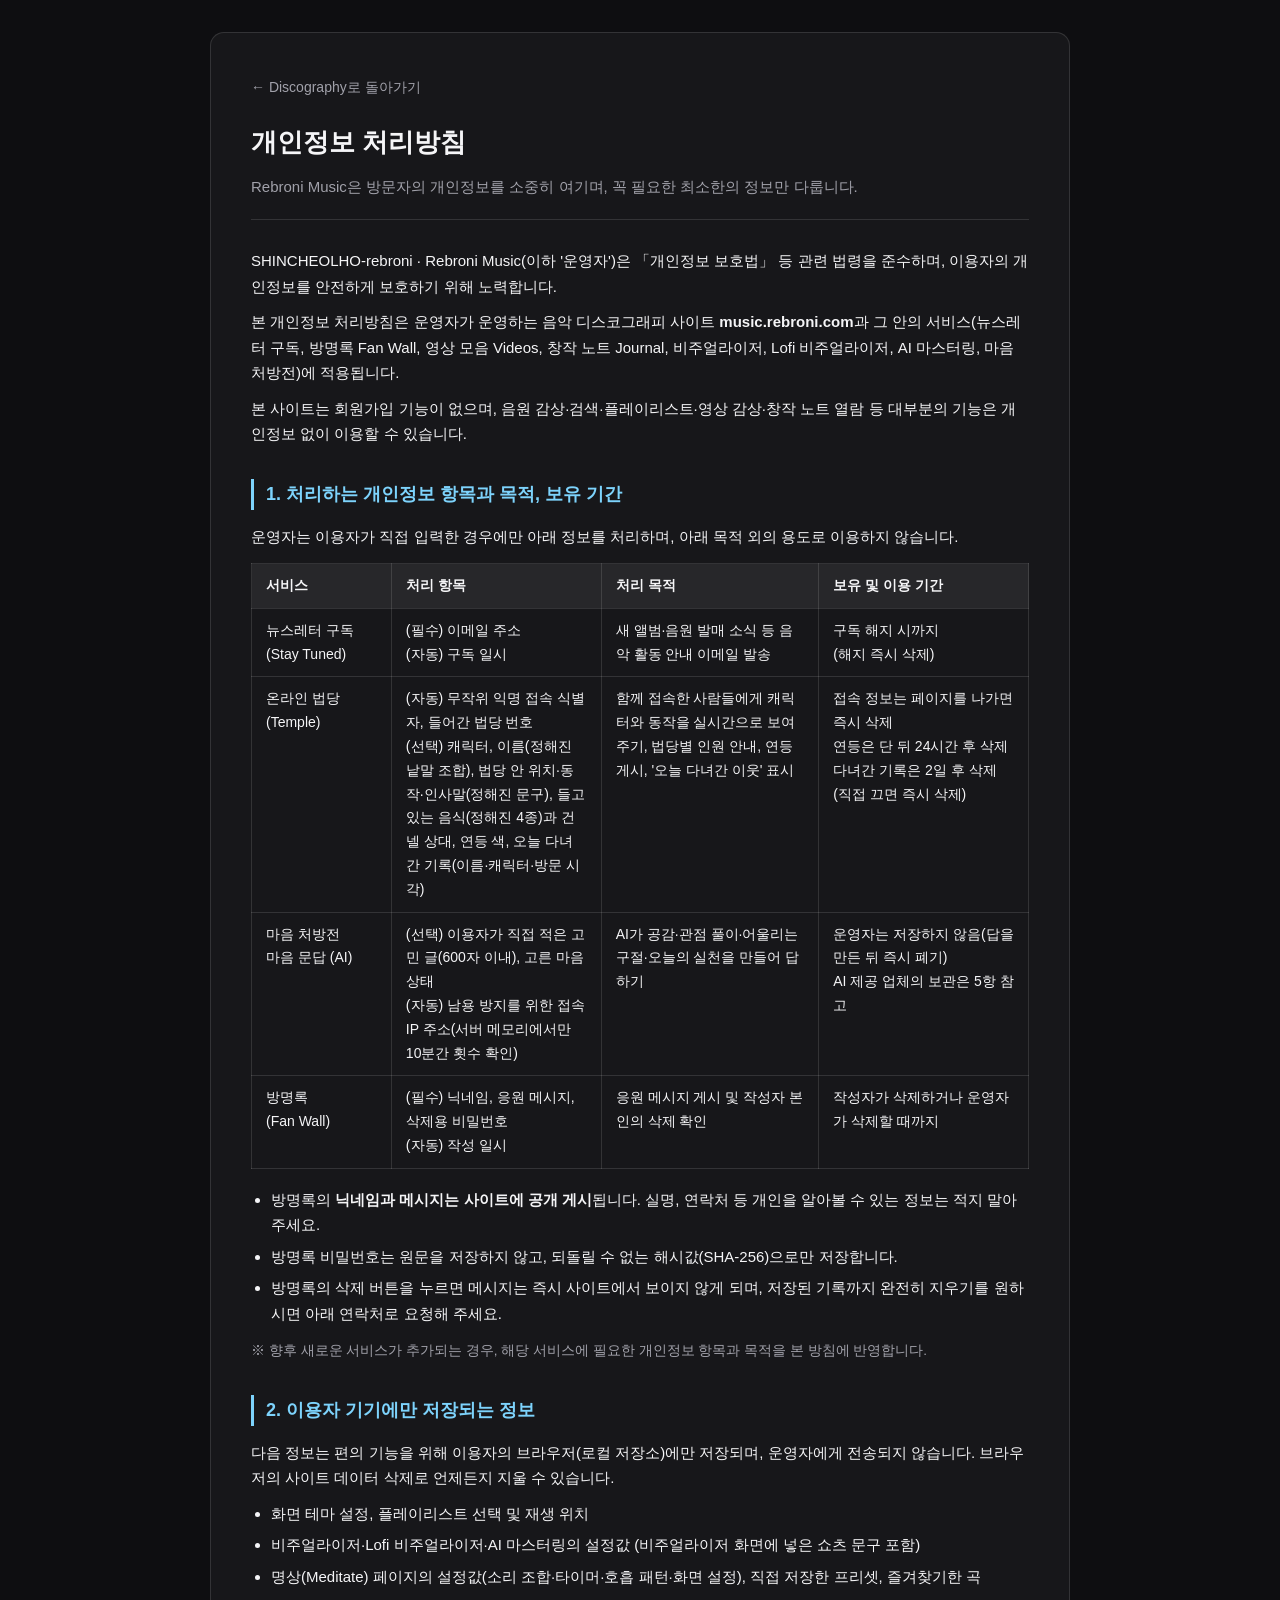
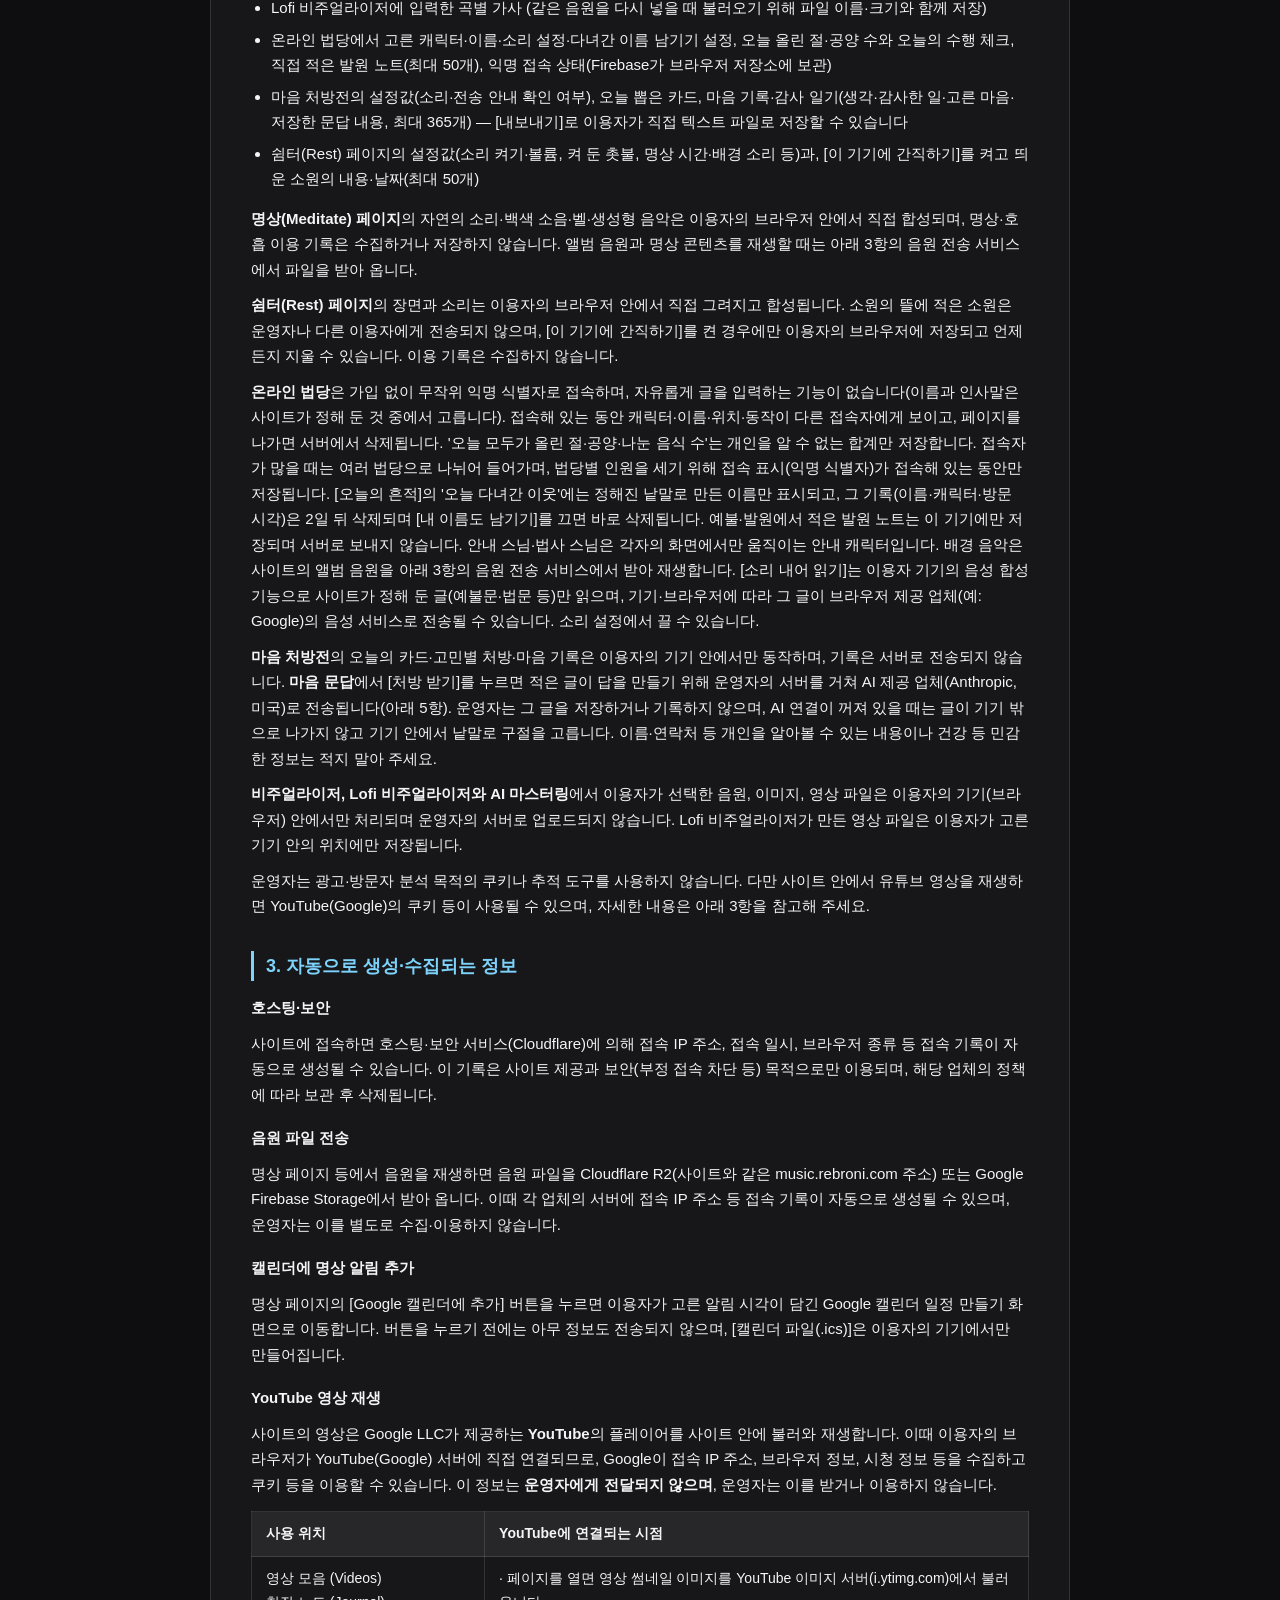
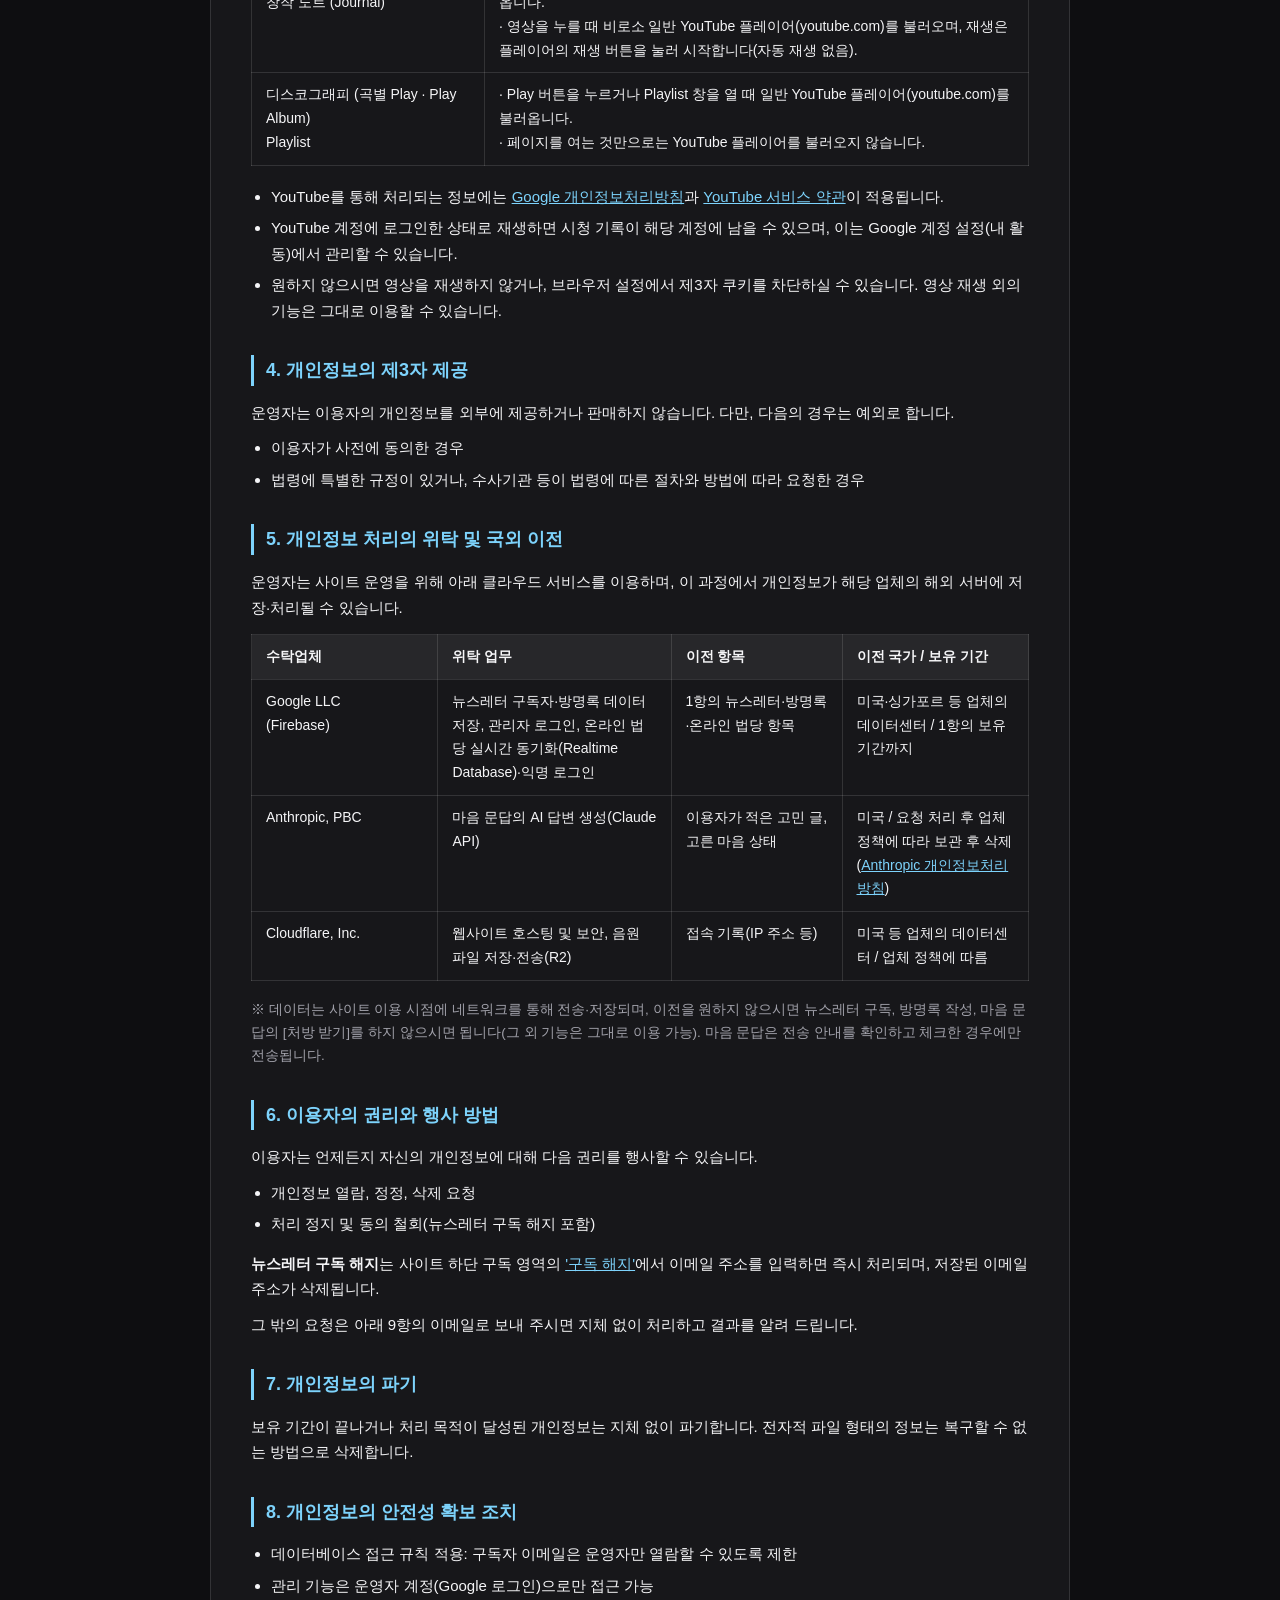
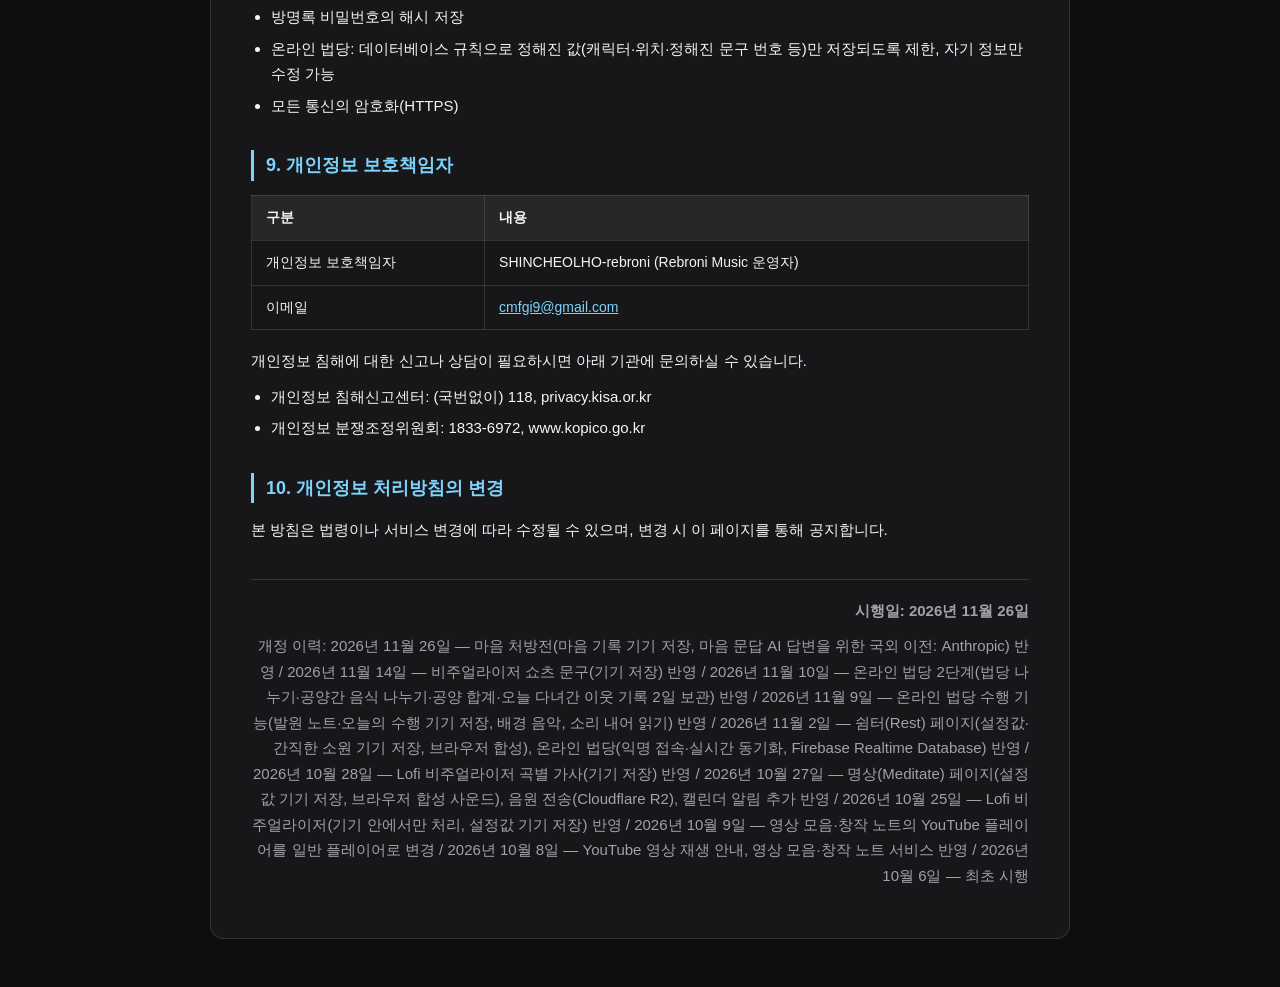
<file: privacy.html>
<!DOCTYPE html>
<html lang="ko">

<head>
  <meta charset="UTF-8">
  <meta name="viewport" content="width=device-width, initial-scale=1.0">
  <title>개인정보 처리방침 | SHINCHEOLHO-rebroni · Rebroni Music</title>
  <meta name="description" content="Rebroni Music(music.rebroni.com) 개인정보 처리방침">
  <!-- 사이트와 같은 테마(dark / nature)를 CSS 로드 전에 적용 -->
  <script>
    try { document.documentElement.setAttribute("data-theme", localStorage.getItem("theme") || "dark"); }
    catch (e) { document.documentElement.setAttribute("data-theme", "dark"); }
  </script>
  <style>
    :root {
      --bg: #0e0e11;
      --fg: #f5f5f7;
      --muted: #a1a1aa;
      --line: rgba(255, 255, 255, .12);
      --panel: rgba(255, 255, 255, .04);
      --th: rgba(255, 255, 255, .07);
      --accent: #7dd3fc;
    }

    [data-theme="nature"] {
      --bg: #f3f7f1;
      --fg: #1d2b21;
      --muted: #55685a;
      --line: rgba(24, 68, 40, .18);
      --panel: rgba(255, 255, 255, .7);
      --th: rgba(34, 96, 56, .08);
      --accent: #2f7a4b;
    }

    * { box-sizing: border-box; }

    body {
      margin: 0;
      font-family: -apple-system, BlinkMacSystemFont, "Apple SD Gothic Neo", "Noto Sans KR", "Segoe UI", Roboto, sans-serif;
      background: var(--bg);
      color: var(--fg);
      line-height: 1.7;
      padding: 32px 16px 48px;
    }

    .container {
      max-width: 860px;
      margin: 0 auto;
      background: var(--panel);
      border: 1px solid var(--line);
      border-radius: 14px;
      padding: 40px;
    }

    .back {
      display: inline-block;
      margin-bottom: 20px;
      color: var(--muted);
      text-decoration: none;
      font-size: 14px;
    }

    .back:hover { color: var(--fg); }

    header {
      border-bottom: 1px solid var(--line);
      padding-bottom: 20px;
      margin-bottom: 28px;
    }

    h1 { font-size: 26px; margin: 0 0 10px; }

    .subtitle { margin: 0; color: var(--muted); font-size: 15px; }

    section { margin-bottom: 32px; }

    h2 {
      font-size: 18px;
      color: var(--accent);
      border-left: 3px solid var(--accent);
      padding-left: 12px;
      margin: 28px 0 14px;
    }

    p, li { font-size: 15px; }
    p { margin: 0 0 10px; }
    ul { margin: 6px 0 14px 20px; padding: 0; }
    li { margin-bottom: 6px; }

    .note { font-size: 13.5px; color: var(--muted); }

    .table-wrap { overflow-x: auto; margin: 14px 0 18px; }

    table { width: 100%; border-collapse: collapse; font-size: 14px; min-width: 560px; }

    th, td {
      border: 1px solid var(--line);
      padding: 10px 14px;
      text-align: left;
      vertical-align: top;
    }

    th { background: var(--th); font-weight: 600; white-space: nowrap; }

    a { color: var(--accent); }

    .footer-info {
      margin-top: 36px;
      padding-top: 18px;
      border-top: 1px solid var(--line);
      font-size: 14px;
      color: var(--muted);
      text-align: right;
    }

    @media (max-width: 600px) {
      .container { padding: 24px 16px; }
      h1 { font-size: 22px; }
    }
  </style>
</head>

<body>
  <div class="container">
    <a href="./" class="back">← Discography로 돌아가기</a>

    <header>
      <h1>개인정보 처리방침</h1>
      <p class="subtitle">Rebroni Music은 방문자의 개인정보를 소중히 여기며, 꼭 필요한 최소한의 정보만 다룹니다.</p>
    </header>

    <main>
      <section>
        <p>SHINCHEOLHO-rebroni · Rebroni Music(이하 '운영자')은 「개인정보 보호법」 등 관련 법령을 준수하며, 이용자의 개인정보를 안전하게 보호하기 위해 노력합니다.</p>
        <p>본 개인정보 처리방침은 운영자가 운영하는 음악 디스코그래피 사이트 <strong>music.rebroni.com</strong>과 그 안의 서비스(뉴스레터 구독, 방명록 Fan Wall, 영상 모음 Videos, 창작 노트 Journal, 비주얼라이저, Lofi 비주얼라이저, AI 마스터링, 마음 처방전)에 적용됩니다.</p>
        <p>본 사이트는 회원가입 기능이 없으며, 음원 감상·검색·플레이리스트·영상 감상·창작 노트 열람 등 대부분의 기능은 개인정보 없이 이용할 수 있습니다.</p>
      </section>

      <section>
        <h2>1. 처리하는 개인정보 항목과 목적, 보유 기간</h2>
        <p>운영자는 이용자가 직접 입력한 경우에만 아래 정보를 처리하며, 아래 목적 외의 용도로 이용하지 않습니다.</p>
        <div class="table-wrap">
          <table>
            <thead>
              <tr>
                <th style="width: 18%;">서비스</th>
                <th style="width: 27%;">처리 항목</th>
                <th style="width: 28%;">처리 목적</th>
                <th style="width: 27%;">보유 및 이용 기간</th>
              </tr>
            </thead>
            <tbody>
              <tr>
                <td>뉴스레터 구독<br>(Stay Tuned)</td>
                <td>(필수) 이메일 주소<br>(자동) 구독 일시</td>
                <td>새 앨범·음원 발매 소식 등 음악 활동 안내 이메일 발송</td>
                <td>구독 해지 시까지<br>(해지 즉시 삭제)</td>
              </tr>
              <tr>
                <td>온라인 법당<br>(Temple)</td>
                <td>(자동) 무작위 익명 접속 식별자, 들어간 법당 번호<br>(선택) 캐릭터, 이름(정해진 낱말 조합), 법당 안 위치·동작·인사말(정해진 문구), 들고 있는 음식(정해진 4종)과 건넬 상대, 연등 색, 오늘 다녀간 기록(이름·캐릭터·방문 시각)</td>
                <td>함께 접속한 사람들에게 캐릭터와 동작을 실시간으로 보여 주기, 법당별 인원 안내, 연등 게시, '오늘 다녀간 이웃' 표시</td>
                <td>접속 정보는 페이지를 나가면 즉시 삭제<br>연등은 단 뒤 24시간 후 삭제<br>다녀간 기록은 2일 후 삭제(직접 끄면 즉시 삭제)</td>
              </tr>
              <tr id="ai-counsel">
                <td>마음 처방전<br>마음 문답 (AI)</td>
                <td>(선택) 이용자가 직접 적은 고민 글(600자 이내), 고른 마음 상태<br>(자동) 남용 방지를 위한 접속 IP 주소(서버 메모리에서만 10분간 횟수 확인)</td>
                <td>AI가 공감·관점 풀이·어울리는 구절·오늘의 실천을 만들어 답하기</td>
                <td>운영자는 저장하지 않음(답을 만든 뒤 즉시 폐기)<br>AI 제공 업체의 보관은 5항 참고</td>
              </tr>
              <tr>
                <td>방명록<br>(Fan Wall)</td>
                <td>(필수) 닉네임, 응원 메시지, 삭제용 비밀번호<br>(자동) 작성 일시</td>
                <td>응원 메시지 게시 및 작성자 본인의 삭제 확인</td>
                <td>작성자가 삭제하거나 운영자가 삭제할 때까지</td>
              </tr>
            </tbody>
          </table>
        </div>
        <ul>
          <li>방명록의 <strong>닉네임과 메시지는 사이트에 공개 게시</strong>됩니다. 실명, 연락처 등 개인을 알아볼 수 있는 정보는 적지 말아 주세요.</li>
          <li>방명록 비밀번호는 원문을 저장하지 않고, 되돌릴 수 없는 해시값(SHA-256)으로만 저장합니다.</li>
          <li>방명록의 삭제 버튼을 누르면 메시지는 즉시 사이트에서 보이지 않게 되며, 저장된 기록까지 완전히 지우기를 원하시면 아래 연락처로 요청해 주세요.</li>
        </ul>
        <p class="note">※ 향후 새로운 서비스가 추가되는 경우, 해당 서비스에 필요한 개인정보 항목과 목적을 본 방침에 반영합니다.</p>
      </section>

      <section>
        <h2>2. 이용자 기기에만 저장되는 정보</h2>
        <p>다음 정보는 편의 기능을 위해 이용자의 브라우저(로컬 저장소)에만 저장되며, 운영자에게 전송되지 않습니다. 브라우저의 사이트 데이터 삭제로 언제든지 지울 수 있습니다.</p>
        <ul>
          <li>화면 테마 설정, 플레이리스트 선택 및 재생 위치</li>
          <li>비주얼라이저·Lofi 비주얼라이저·AI 마스터링의 설정값 (비주얼라이저 화면에 넣은 쇼츠 문구 포함)</li>
          <li>명상(Meditate) 페이지의 설정값(소리 조합·타이머·호흡 패턴·화면 설정), 직접 저장한 프리셋, 즐겨찾기한 곡</li>
          <li>Lofi 비주얼라이저에 입력한 곡별 가사 (같은 음원을 다시 넣을 때 불러오기 위해 파일 이름·크기와 함께 저장)</li>
          <li>온라인 법당에서 고른 캐릭터·이름·소리 설정·다녀간 이름 남기기 설정, 오늘 올린 절·공양 수와 오늘의 수행 체크, 직접 적은 발원 노트(최대 50개), 익명 접속 상태(Firebase가 브라우저 저장소에 보관)</li>
          <li>마음 처방전의 설정값(소리·전송 안내 확인 여부), 오늘 뽑은 카드, 마음 기록·감사 일기(생각·감사한 일·고른 마음·저장한 문답 내용, 최대 365개) — [내보내기]로 이용자가 직접 텍스트 파일로 저장할 수 있습니다</li>
          <li>쉼터(Rest) 페이지의 설정값(소리 켜기·볼륨, 켜 둔 촛불, 명상 시간·배경 소리 등)과, [이 기기에 간직하기]를 켜고 띄운 소원의 내용·날짜(최대 50개)</li>
        </ul>
        <p><strong>명상(Meditate) 페이지</strong>의 자연의 소리·백색 소음·벨·생성형 음악은 이용자의 브라우저 안에서 직접 합성되며, 명상·호흡 이용 기록은 수집하거나 저장하지 않습니다. 앨범 음원과 명상 콘텐츠를 재생할 때는 아래 3항의 음원 전송 서비스에서 파일을 받아 옵니다.</p>
        <p><strong>쉼터(Rest) 페이지</strong>의 장면과 소리는 이용자의 브라우저 안에서 직접 그려지고 합성됩니다. 소원의 뜰에 적은 소원은 운영자나 다른 이용자에게 전송되지 않으며, [이 기기에 간직하기]를 켠 경우에만 이용자의 브라우저에 저장되고 언제든지 지울 수 있습니다. 이용 기록은 수집하지 않습니다.</p>
        <p><strong>온라인 법당</strong>은 가입 없이 무작위 익명 식별자로 접속하며, 자유롭게 글을 입력하는 기능이 없습니다(이름과 인사말은 사이트가 정해 둔 것 중에서 고릅니다). 접속해 있는 동안 캐릭터·이름·위치·동작이 다른 접속자에게 보이고, 페이지를 나가면 서버에서 삭제됩니다. '오늘 모두가 올린 절·공양·나눈 음식 수'는 개인을 알 수 없는 합계만 저장합니다. 접속자가 많을 때는 여러 법당으로 나뉘어 들어가며, 법당별 인원을 세기 위해 접속 표시(익명 식별자)가 접속해 있는 동안만 저장됩니다. [오늘의 흔적]의 '오늘 다녀간 이웃'에는 정해진 낱말로 만든 이름만 표시되고, 그 기록(이름·캐릭터·방문 시각)은 2일 뒤 삭제되며 [내 이름도 남기기]를 끄면 바로 삭제됩니다. 예불·발원에서 적은 발원 노트는 이 기기에만 저장되며 서버로 보내지 않습니다. 안내 스님·법사 스님은 각자의 화면에서만 움직이는 안내 캐릭터입니다.
          배경 음악은 사이트의 앨범 음원을 아래 3항의 음원 전송 서비스에서 받아 재생합니다. [소리 내어 읽기]는 이용자 기기의 음성 합성 기능으로 사이트가 정해 둔 글(예불문·법문 등)만 읽으며, 기기·브라우저에 따라 그 글이 브라우저 제공 업체(예: Google)의 음성 서비스로 전송될 수 있습니다. 소리 설정에서 끌 수 있습니다.</p>
        <p><strong>마음 처방전</strong>의 오늘의 카드·고민별 처방·마음 기록은 이용자의 기기 안에서만 동작하며, 기록은 서버로 전송되지 않습니다. <strong>마음 문답</strong>에서 [처방 받기]를 누르면 적은 글이 답을 만들기 위해 운영자의 서버를 거쳐 AI 제공 업체(Anthropic, 미국)로 전송됩니다(아래 5항). 운영자는 그 글을 저장하거나 기록하지 않으며, AI 연결이 꺼져 있을 때는 글이 기기 밖으로 나가지 않고 기기 안에서 낱말로 구절을 고릅니다. 이름·연락처 등 개인을 알아볼 수 있는 내용이나 건강 등 민감한 정보는 적지 말아 주세요.</p>
        <p><strong>비주얼라이저, Lofi 비주얼라이저와 AI 마스터링</strong>에서 이용자가 선택한 음원, 이미지, 영상 파일은 이용자의 기기(브라우저) 안에서만 처리되며 운영자의 서버로 업로드되지 않습니다. Lofi 비주얼라이저가 만든 영상 파일은 이용자가 고른 기기 안의 위치에만 저장됩니다.</p>
        <p>운영자는 광고·방문자 분석 목적의 쿠키나 추적 도구를 사용하지 않습니다. 다만 사이트 안에서 유튜브 영상을 재생하면 YouTube(Google)의 쿠키 등이 사용될 수 있으며, 자세한 내용은 아래 3항을 참고해 주세요.</p>
      </section>

      <section>
        <h2>3. 자동으로 생성·수집되는 정보</h2>
        <p><strong>호스팅·보안</strong></p>
        <p>사이트에 접속하면 호스팅·보안 서비스(Cloudflare)에 의해 접속 IP 주소, 접속 일시, 브라우저 종류 등 접속 기록이 자동으로 생성될 수 있습니다. 이 기록은 사이트 제공과 보안(부정 접속 차단 등) 목적으로만 이용되며, 해당 업체의 정책에 따라 보관 후 삭제됩니다.</p>

        <p style="margin-top:18px;"><strong>음원 파일 전송</strong></p>
        <p>명상 페이지 등에서 음원을 재생하면 음원 파일을 Cloudflare R2(사이트와 같은 music.rebroni.com 주소) 또는 Google Firebase Storage에서 받아 옵니다. 이때 각 업체의 서버에 접속 IP 주소 등 접속 기록이 자동으로 생성될 수 있으며, 운영자는 이를 별도로 수집·이용하지 않습니다.</p>
        <p style="margin-top:18px;"><strong>캘린더에 명상 알림 추가</strong></p>
        <p>명상 페이지의 [Google 캘린더에 추가] 버튼을 누르면 이용자가 고른 알림 시각이 담긴 Google 캘린더 일정 만들기 화면으로 이동합니다. 버튼을 누르기 전에는 아무 정보도 전송되지 않으며, [캘린더 파일(.ics)]은 이용자의 기기에서만 만들어집니다.</p>

        <p style="margin-top:18px;"><strong>YouTube 영상 재생</strong></p>
        <p>사이트의 영상은 Google LLC가 제공하는 <strong>YouTube</strong>의 플레이어를 사이트 안에 불러와 재생합니다. 이때 이용자의 브라우저가 YouTube(Google) 서버에 직접 연결되므로, Google이 접속 IP 주소, 브라우저 정보, 시청 정보 등을 수집하고 쿠키 등을 이용할 수 있습니다. 이 정보는 <strong>운영자에게 전달되지 않으며</strong>, 운영자는 이를 받거나 이용하지 않습니다.</p>
        <div class="table-wrap">
          <table>
            <thead>
              <tr>
                <th style="width: 30%;">사용 위치</th>
                <th style="width: 70%;">YouTube에 연결되는 시점</th>
              </tr>
            </thead>
            <tbody>
              <tr>
                <td>영상 모음 (Videos)<br>창작 노트 (Journal)</td>
                <td>
                  · 페이지를 열면 영상 썸네일 이미지를 YouTube 이미지 서버(i.ytimg.com)에서 불러옵니다.<br>
                  · 영상을 누를 때 비로소 일반 YouTube 플레이어(youtube.com)를 불러오며, 재생은 플레이어의 재생 버튼을 눌러 시작합니다(자동 재생 없음).
                </td>
              </tr>
              <tr>
                <td>디스코그래피 (곡별 Play · Play Album)<br>Playlist</td>
                <td>
                  · Play 버튼을 누르거나 Playlist 창을 열 때 일반 YouTube 플레이어(youtube.com)를 불러옵니다.<br>
                  · 페이지를 여는 것만으로는 YouTube 플레이어를 불러오지 않습니다.
                </td>
              </tr>
            </tbody>
          </table>
        </div>
        <ul>
          <li>YouTube를 통해 처리되는 정보에는 <a href="https://policies.google.com/privacy?hl=ko" target="_blank" rel="noopener">Google 개인정보처리방침</a>과 <a href="https://www.youtube.com/t/terms" target="_blank" rel="noopener">YouTube 서비스 약관</a>이 적용됩니다.</li>
          <li>YouTube 계정에 로그인한 상태로 재생하면 시청 기록이 해당 계정에 남을 수 있으며, 이는 Google 계정 설정(내 활동)에서 관리할 수 있습니다.</li>
          <li>원하지 않으시면 영상을 재생하지 않거나, 브라우저 설정에서 제3자 쿠키를 차단하실 수 있습니다. 영상 재생 외의 기능은 그대로 이용할 수 있습니다.</li>
        </ul>
      </section>

      <section>
        <h2>4. 개인정보의 제3자 제공</h2>
        <p>운영자는 이용자의 개인정보를 외부에 제공하거나 판매하지 않습니다. 다만, 다음의 경우는 예외로 합니다.</p>
        <ul>
          <li>이용자가 사전에 동의한 경우</li>
          <li>법령에 특별한 규정이 있거나, 수사기관 등이 법령에 따른 절차와 방법에 따라 요청한 경우</li>
        </ul>
      </section>

      <section>
        <h2>5. 개인정보 처리의 위탁 및 국외 이전</h2>
        <p>운영자는 사이트 운영을 위해 아래 클라우드 서비스를 이용하며, 이 과정에서 개인정보가 해당 업체의 해외 서버에 저장·처리될 수 있습니다.</p>
        <div class="table-wrap">
          <table>
            <thead>
              <tr>
                <th style="width: 24%;">수탁업체</th>
                <th style="width: 30%;">위탁 업무</th>
                <th style="width: 22%;">이전 항목</th>
                <th style="width: 24%;">이전 국가 / 보유 기간</th>
              </tr>
            </thead>
            <tbody>
              <tr>
                <td>Google LLC<br>(Firebase)</td>
                <td>뉴스레터 구독자·방명록 데이터 저장, 관리자 로그인, 온라인 법당 실시간 동기화(Realtime Database)·익명 로그인</td>
                <td>1항의 뉴스레터·방명록·온라인 법당 항목</td>
                <td>미국·싱가포르 등 업체의 데이터센터 / 1항의 보유 기간까지</td>
              </tr>
              <tr>
                <td>Anthropic, PBC</td>
                <td>마음 문답의 AI 답변 생성(Claude API)</td>
                <td>이용자가 적은 고민 글, 고른 마음 상태</td>
                <td>미국 / 요청 처리 후 업체 정책에 따라 보관 후 삭제(<a href="https://www.anthropic.com/legal/privacy" target="_blank" rel="noopener">Anthropic 개인정보처리방침</a>)</td>
              </tr>
              <tr>
                <td>Cloudflare, Inc.</td>
                <td>웹사이트 호스팅 및 보안, 음원 파일 저장·전송(R2)</td>
                <td>접속 기록(IP 주소 등)</td>
                <td>미국 등 업체의 데이터센터 / 업체 정책에 따름</td>
              </tr>
            </tbody>
          </table>
        </div>
        <p class="note">※ 데이터는 사이트 이용 시점에 네트워크를 통해 전송·저장되며, 이전을 원하지 않으시면 뉴스레터 구독, 방명록 작성, 마음 문답의 [처방 받기]를 하지 않으시면 됩니다(그 외 기능은 그대로 이용 가능). 마음 문답은 전송 안내를 확인하고 체크한 경우에만 전송됩니다.</p>
      </section>

      <section>
        <h2>6. 이용자의 권리와 행사 방법</h2>
        <p>이용자는 언제든지 자신의 개인정보에 대해 다음 권리를 행사할 수 있습니다.</p>
        <ul>
          <li>개인정보 열람, 정정, 삭제 요청</li>
          <li>처리 정지 및 동의 철회(뉴스레터 구독 해지 포함)</li>
        </ul>
        <p><strong>뉴스레터 구독 해지</strong>는 사이트 하단 구독 영역의 <a href="./#subscribe-box">'구독 해지'</a>에서 이메일 주소를 입력하면 즉시 처리되며, 저장된 이메일 주소가 삭제됩니다.</p>
        <p>그 밖의 요청은 아래 9항의 이메일로 보내 주시면 지체 없이 처리하고 결과를 알려 드립니다.</p>
      </section>

      <section>
        <h2>7. 개인정보의 파기</h2>
        <p>보유 기간이 끝나거나 처리 목적이 달성된 개인정보는 지체 없이 파기합니다. 전자적 파일 형태의 정보는 복구할 수 없는 방법으로 삭제합니다.</p>
      </section>

      <section>
        <h2>8. 개인정보의 안전성 확보 조치</h2>
        <ul>
          <li>데이터베이스 접근 규칙 적용: 구독자 이메일은 운영자만 열람할 수 있도록 제한</li>
          <li>관리 기능은 운영자 계정(Google 로그인)으로만 접근 가능</li>
          <li>방명록 비밀번호의 해시 저장</li>
          <li>온라인 법당: 데이터베이스 규칙으로 정해진 값(캐릭터·위치·정해진 문구 번호 등)만 저장되도록 제한, 자기 정보만 수정 가능</li>
          <li>모든 통신의 암호화(HTTPS)</li>
        </ul>
      </section>

      <section>
        <h2>9. 개인정보 보호책임자</h2>
        <div class="table-wrap">
          <table>
            <thead>
              <tr>
                <th style="width: 30%;">구분</th>
                <th style="width: 70%;">내용</th>
              </tr>
            </thead>
            <tbody>
              <tr>
                <td>개인정보 보호책임자</td>
                <td>SHINCHEOLHO-rebroni (Rebroni Music 운영자)</td>
              </tr>
              <tr>
                <td>이메일</td>
                <td><a href="mailto:cmfgi9@gmail.com">cmfgi9@gmail.com</a></td>
              </tr>
            </tbody>
          </table>
        </div>
        <p>개인정보 침해에 대한 신고나 상담이 필요하시면 아래 기관에 문의하실 수 있습니다.</p>
        <ul>
          <li>개인정보 침해신고센터: (국번없이) 118, privacy.kisa.or.kr</li>
          <li>개인정보 분쟁조정위원회: 1833-6972, www.kopico.go.kr</li>
        </ul>
      </section>

      <section>
        <h2>10. 개인정보 처리방침의 변경</h2>
        <p>본 방침은 법령이나 서비스 변경에 따라 수정될 수 있으며, 변경 시 이 페이지를 통해 공지합니다.</p>
      </section>
    </main>

    <div class="footer-info">
      <p><strong>시행일: 2026년 11월 26일</strong></p>
      <p>개정 이력: 2026년 11월 26일 — 마음 처방전(마음 기록 기기 저장, 마음 문답 AI 답변을 위한 국외 이전: Anthropic) 반영 /
        2026년 11월 14일 — 비주얼라이저 쇼츠 문구(기기 저장) 반영 /
        2026년 11월 10일 — 온라인 법당 2단계(법당 나누기·공양간 음식 나누기·공양 합계·오늘 다녀간 이웃 기록 2일 보관) 반영 /
        2026년 11월 9일 — 온라인 법당 수행 기능(발원 노트·오늘의 수행 기기 저장, 배경 음악, 소리 내어 읽기) 반영 /
        2026년 11월 2일 — 쉼터(Rest) 페이지(설정값·간직한 소원 기기 저장, 브라우저 합성), 온라인 법당(익명 접속·실시간 동기화, Firebase Realtime Database) 반영 /
        2026년 10월 28일 — Lofi 비주얼라이저 곡별 가사(기기 저장) 반영 /
        2026년 10월 27일 — 명상(Meditate) 페이지(설정값 기기 저장, 브라우저 합성 사운드), 음원 전송(Cloudflare R2), 캘린더 알림 추가 반영 /
        2026년 10월 25일 — Lofi 비주얼라이저(기기 안에서만 처리, 설정값 기기 저장) 반영 /
        2026년 10월 9일 — 영상 모음·창작 노트의 YouTube 플레이어를 일반 플레이어로 변경 /
        2026년 10월 8일 — YouTube 영상 재생 안내, 영상 모음·창작 노트 서비스 반영 /
        2026년 10월 6일 — 최초 시행</p>
    </div>
  </div>
</body>

</html>
</file>
<file: visualizer/viz.css>
:root {
  --bg: #0b0b12;
  --panel: #14141f;
  --panel-2: #1c1c2a;
  --line: rgba(255, 255, 255, .12);
  --text: #f2f2f7;
  --muted: #9a9ab0;
  --accent: #00e5ff;
  --accent-2: #ff2bd6;
  --radius: 14px;
}

* { box-sizing: border-box; }

html, body {
  margin: 0;
  background: var(--bg);
  color: var(--text);
  font-family: -apple-system, BlinkMacSystemFont, "Apple SD Gothic Neo", "Noto Sans KR", "Segoe UI", Roboto, sans-serif;
  -webkit-tap-highlight-color: transparent;
}

button, input { font: inherit; color: inherit; }

.topbar {
  position: sticky;
  top: 0;
  z-index: 10;
  display: flex;
  align-items: center;
  gap: 12px;
  padding: calc(10px + env(safe-area-inset-top)) 16px 10px;
  background: rgba(11, 11, 18, .9);
  backdrop-filter: blur(10px);
  border-bottom: 1px solid var(--line);
}
.topbar h1 { font-size: 17px; margin: 0; flex: 1; letter-spacing: .02em; }
.back { color: var(--text); text-decoration: none; font-size: 20px; padding: 2px 6px; }
.badge {
  font-size: 11px; padding: 4px 8px; border-radius: 999px;
  border: 1px solid var(--line); color: var(--muted); white-space: nowrap;
}
.badge.ok { color: #6dffb0; border-color: rgba(109, 255, 176, .4); }
.badge.warn { color: #ffcf6d; border-color: rgba(255, 207, 109, .4); }

.layout {
  display: grid;
  gap: 16px;
  padding: 16px;
  padding-bottom: calc(24px + env(safe-area-inset-bottom));
  max-width: 1100px;
  margin: 0 auto;
}
@media (min-width: 860px) {
  .layout { grid-template-columns: auto 1fr; align-items: start; }
  .stage-wrap { position: sticky; top: 70px; }
}

/* Stage */
.stage-wrap { display: flex; flex-direction: column; align-items: center; gap: 12px; }
.stage {
  position: relative;
  height: min(62vh, 760px);
  aspect-ratio: 9 / 16;
  max-width: 100%;
  border-radius: var(--radius);
  overflow: hidden;
  background: #000;
  box-shadow: 0 10px 40px rgba(0, 0, 0, .5);
}
.stage canvas { width: 100%; height: 100%; display: block; }

.rec-overlay {
  position: absolute; inset: auto 0 0 0;
  display: grid; gap: 8px; justify-items: center;
  padding: 14px;
  background: linear-gradient(transparent, rgba(0, 0, 0, .8));
  font-size: 13px;
}
.rec-overlay[hidden] { display: none; }
.rec-dot { width: 12px; height: 12px; border-radius: 50%; background: #ff3b3b; animation: blink 1s infinite; }
@keyframes blink { 50% { opacity: .2; } }
.rec-bar { width: 100%; height: 4px; background: rgba(255, 255, 255, .2); border-radius: 4px; overflow: hidden; }
#rec-progress { height: 100%; width: 0; background: linear-gradient(90deg, var(--accent), var(--accent-2)); }

/* Player */
.player {
  width: 100%; max-width: 480px;
  display: flex; align-items: center; gap: 8px;
}
.round {
  flex: none; width: 40px; height: 40px; border-radius: 50%;
  border: 1px solid var(--line); background: var(--panel-2); cursor: pointer; font-size: 14px;
}
.round.main {
  width: 50px; height: 50px; font-size: 18px; border: 0;
  background: linear-gradient(135deg, var(--accent), var(--accent-2)); color: #000;
}
.round:disabled { opacity: .4; }
.seek { flex: 1; min-width: 0; }
.seek input { width: 100%; }
.time { display: flex; justify-content: space-between; gap: 8px; font-size: 11px; color: var(--muted); }
.now-title { flex: 1; text-align: center; overflow: hidden; white-space: nowrap; text-overflow: ellipsis; color: var(--text); }

input[type=range] { accent-color: var(--accent); }

/* Panel */
.panel {
  background: var(--panel);
  border: 1px solid var(--line);
  border-radius: var(--radius);
  overflow: hidden;
  min-width: 0;
}
.tabs { display: grid; grid-template-columns: repeat(4, 1fr); border-bottom: 1px solid var(--line); }
.tab {
  padding: 12px 4px; background: none; border: 0; cursor: pointer;
  font-size: 13px; color: var(--muted); border-bottom: 2px solid transparent;
}
.tab.active { color: var(--text); border-bottom-color: var(--accent); }
.tabpane { display: none; padding: 16px; gap: 14px; flex-direction: column; }
.tabpane.active { display: flex; }

.drop {
  display: grid; gap: 4px; text-align: center; cursor: pointer;
  padding: 22px 12px;
  border: 1.5px dashed rgba(255, 255, 255, .25);
  border-radius: var(--radius);
  background: rgba(255, 255, 255, .03);
}
.drop span { font-size: 12px; color: var(--muted); }
.drop.dragover { border-color: var(--accent); background: rgba(0, 229, 255, .07); }

.track-list { list-style: none; margin: 0; padding: 0; display: grid; grid-template-columns: minmax(0, 1fr); gap: 6px; }
.track-list li {
  display: flex; align-items: center; gap: 10px;
  padding: 10px 12px; border-radius: 10px; background: var(--panel-2); cursor: pointer;
  font-size: 14px;
}
.track-list li.on { outline: 1.5px solid var(--accent); }
.track-list .name { flex: 1; min-width: 0; overflow: hidden; text-overflow: ellipsis; white-space: nowrap; }
.track-list .meta { font-size: 11px; color: var(--muted); }
.track-list .del { background: none; border: 0; color: var(--muted); cursor: pointer; font-size: 16px; }
.track-list .del:disabled { opacity: .25; cursor: default; }
.track-list .meta { white-space: nowrap; }

.row { display: flex; flex-wrap: wrap; gap: 10px; align-items: center; }
.field { display: grid; gap: 8px; font-size: 13px; color: var(--muted); }
.field.inline { display: flex; align-items: center; gap: 8px; flex: 1; }
.field.inline input { flex: 1; }
.field output { color: var(--text); float: right; }
.field input[type=text], .field input[type=number], .field select {
  width: 100%; padding: 10px 12px; border-radius: 10px;
  border: 1px solid var(--line); background: var(--panel-2); color: var(--text);
}
.color { display: flex; align-items: center; gap: 8px; font-size: 13px; color: var(--muted); flex: 1; }
.color input[type=color] { width: 44px; height: 32px; border: 0; padding: 0; background: none; }
.color input[type=number] { flex: 1; }
.check { display: flex; align-items: center; gap: 8px; font-size: 14px; }
.check input { width: 18px; height: 18px; accent-color: var(--accent); }

.seg { display: flex; border: 1px solid var(--line); border-radius: 10px; overflow: hidden; }
.seg button { flex: 1; padding: 9px 4px; background: none; border: 0; cursor: pointer; font-size: 13px; color: var(--muted); }
.seg button + button { border-left: 1px solid var(--line); }
.seg button.on { background: var(--panel-2); color: var(--text); }

.style-grid { display: grid; grid-template-columns: repeat(4, 1fr); gap: 8px; }
.style-grid button {
  display: grid; gap: 4px; justify-items: center;
  padding: 10px 4px; border-radius: 10px; cursor: pointer;
  border: 1px solid var(--line); background: var(--panel-2); font-size: 11px; color: var(--muted);
}
.style-grid button .ico { font-size: 20px; color: var(--text); }
.style-grid button.on { border-color: var(--accent); color: var(--text); }

.palette { display: flex; gap: 8px; flex-wrap: wrap; }
.palette button {
  width: 34px; height: 34px; border-radius: 50%; cursor: pointer;
  border: 2px solid transparent;
}
.palette button.on { border-color: #fff; }

.btn {
  display: inline-flex; align-items: center; justify-content: center; gap: 6px;
  padding: 12px 16px; border-radius: 12px; cursor: pointer; text-decoration: none;
  border: 1px solid var(--line); background: var(--panel-2); color: var(--text); font-size: 14px;
}
.btn.primary { border: 0; background: linear-gradient(135deg, var(--accent), var(--accent-2)); color: #000; font-weight: 600; }
.btn.ghost { background: transparent; }
.btn.small { padding: 7px 12px; font-size: 12px; }
.btn:disabled { opacity: .4; cursor: default; }

.muted { color: var(--muted); }
.small { font-size: 12px; line-height: 1.5; margin: 0; }
.small.warn { color: #ffcf6d; }

.result { display: grid; gap: 10px; }
.result[hidden] { display: none; }
.result video { width: 100%; max-height: 50vh; border-radius: 10px; background: #000; }

.field select { font-size: 14px; }
.field select optgroup { color: var(--muted); }
.field select option { color: var(--text); background: var(--panel-2); }
</file>
<file: lipsync/lipsync.css>
/* Lip Sync: ../visualizer/viz.css 위에 덧붙임 */

.topbar h1 .en-sub { font-size: 12px; font-weight: 400; color: var(--muted); margin-left: 6px; }

.layout.lip .player { max-width: none; }
.stage.r169 { width: 100%; height: auto; aspect-ratio: 16 / 9; }
.stage.r11 { width: min(100%, 62vh); height: auto; aspect-ratio: 1 / 1; }
@media (min-width: 860px) {
  .layout.lip.wide { grid-template-columns: minmax(0, 1.5fr) minmax(330px, 1fr); }
  .layout.lip.square { grid-template-columns: minmax(0, 1fr) minmax(330px, 1fr); }
}
.stage canvas.editing { cursor: crosshair; touch-action: none; }

.drop code { font-size: 11px; padding: 1px 4px; border-radius: 4px; background: rgba(255, 255, 255, .08); }

/* 이미지 칸 */
.slots { display: grid; grid-template-columns: repeat(4, minmax(0, 1fr)); gap: 8px; }
.slot {
  display: grid; gap: 4px; padding: 6px; border-radius: 10px;
  border: 1px solid var(--line); background: var(--panel-2); font-size: 12px; text-align: center;
}
.slot.filled { border-color: rgba(109, 255, 176, .45); }
.slot.forced { border-color: var(--accent); }
.slot label { display: grid; gap: 4px; cursor: pointer; }
.slot .thumb {
  aspect-ratio: 4 / 3; border-radius: 6px; overflow: hidden; background: #000;
  display: grid; place-items: center; color: var(--muted); font-size: 20px;
}
.slot .thumb canvas { width: 100%; height: 100%; display: block; }
.slot .thumb [hidden] { display: none; }
.slot .name { color: var(--text); font-weight: 600; }
.slot .name small { color: var(--muted); font-weight: 400; }
.slot .slot-btns { display: flex; gap: 4px; }
.slot .slot-btns button {
  flex: 1; padding: 4px 0; border-radius: 6px; cursor: pointer; font-size: 11px;
  border: 1px solid var(--line); background: transparent; color: var(--muted);
}
.slot .slot-btns button:disabled { opacity: .3; cursor: default; }
.slot.forced .see { color: var(--accent); border-color: var(--accent); }
@media (max-width: 420px) { .slots { grid-template-columns: repeat(3, minmax(0, 1fr)); } }

.help-box { border: 1px solid var(--line); border-radius: 12px; padding: 10px 12px; }
.help-box summary { cursor: pointer; font-weight: 600; font-size: 13px; }
.help-box ul { margin: 8px 0; padding-left: 18px; display: grid; gap: 3px; }
.help-box strong { color: var(--text); }

.sub-opts { display: grid; gap: 8px; }
.sub-opts[hidden] { display: none; }
.field .field { color: var(--muted); }
.field small { font-weight: 400; }

.chapters {
  width: 100%; resize: vertical;
  padding: 10px 12px; border-radius: 10px;
  border: 1px solid var(--line); background: var(--panel-2); color: var(--text);
  font: 12px/1.6 ui-monospace, "SFMono-Regular", Menlo, Consolas, monospace;
}
#render-btn { width: 100%; }
.rec-overlay .small { color: var(--muted); }
#render-progress { height: 100%; width: 0; background: linear-gradient(90deg, var(--accent), var(--accent-2)); }
</file>
<file: lofi/fonts/fonts.css>
/* 자체 호스팅 글꼴 (Google Fonts 외부 요청 없음) — SIL Open Font License 1.1, 라이선스: fonts/*-OFL.txt */
@font-face {
  font-family: 'Nanum Pen Script';
  font-style: normal;
  font-display: swap;
  font-weight: 400;
  src: url(nanum-pen-script-0-400-normal.woff2) format('woff2');
  unicode-range: U+f9ca-fa0b,U+ff03-ff05,U+ff07,U+ff0a-ff0b,U+ff0d-ff19,U+ff1b,U+ff1d,U+ff20-ff5b,U+ff5d,U+ffe0-ffe3,U+ffe5-ffe6;
}
@font-face {
  font-family: 'Nanum Pen Script';
  font-style: normal;
  font-display: swap;
  font-weight: 400;
  src: url(nanum-pen-script-2-400-normal.woff2) format('woff2');
  unicode-range: U+d723-d728,U+d72a-d733,U+d735-d748,U+d74a-d74f,U+d752-d753,U+d755-d757,U+d75a-d75f,U+d762-d764,U+d766-d768,U+d76a-d76b,U+d76d-d76f,U+d771-d787,U+d789-d78b,U+d78d-d78f,U+d791-d797,U+d79a,U+d79c,U+d79e-d7a3,U+f900-f909,U+f90b-f92e;
}
@font-face {
  font-family: 'Nanum Pen Script';
  font-style: normal;
  font-display: swap;
  font-weight: 400;
  src: url(nanum-pen-script-3-400-normal.woff2) format('woff2');
  unicode-range: U+d679-d68b,U+d68e-d69e,U+d6a0,U+d6a2-d6a7,U+d6a9-d6c3,U+d6c6-d6c7,U+d6c9-d6cb,U+d6cd-d6d3,U+d6d5-d6d6,U+d6d8-d6e3,U+d6e5-d6e7,U+d6e9-d6fb,U+d6fd-d717,U+d719-d71f,U+d721-d722;
}
@font-face {
  font-family: 'Nanum Pen Script';
  font-style: normal;
  font-display: swap;
  font-weight: 400;
  src: url(nanum-pen-script-4-400-normal.woff2) format('woff2');
  unicode-range: U+d5bc-d5c7,U+d5ca-d5cb,U+d5cd-d5cf,U+d5d1-d5d7,U+d5d9-d5da,U+d5dc,U+d5de-d5e3,U+d5e6-d5e7,U+d5e9-d5eb,U+d5ed-d5f6,U+d5f8,U+d5fa-d5ff,U+d602-d603,U+d605-d607,U+d609-d60f,U+d612-d613,U+d616-d61b,U+d61d-d637,U+d63a-d63b,U+d63d-d63f,U+d641-d647,U+d64a-d64c,U+d64e-d653,U+d656-d657,U+d659-d65b,U+d65d-d666,U+d668,U+d66a-d678;
}
@font-face {
  font-family: 'Nanum Pen Script';
  font-style: normal;
  font-display: swap;
  font-weight: 400;
  src: url(nanum-pen-script-5-400-normal.woff2) format('woff2');
  unicode-range: U+d507,U+d509-d50b,U+d50d-d513,U+d515-d53b,U+d53e-d53f,U+d541-d543,U+d545-d54c,U+d54e,U+d550,U+d552-d557,U+d55a-d55b,U+d55d-d55f,U+d561-d564,U+d566-d567,U+d56a,U+d56c,U+d56e-d573,U+d576-d577,U+d579-d583,U+d585-d586,U+d58a-d5a4,U+d5a6-d5bb;
}
@font-face {
  font-family: 'Nanum Pen Script';
  font-style: normal;
  font-display: swap;
  font-weight: 400;
  src: url(nanum-pen-script-6-400-normal.woff2) format('woff2');
  unicode-range: U+d464-d477,U+d47a-d47b,U+d47d-d47f,U+d481-d487,U+d489-d48a,U+d48c,U+d48e-d4e7,U+d4e9-d503,U+d505-d506;
}
@font-face {
  font-family: 'Nanum Pen Script';
  font-style: normal;
  font-display: swap;
  font-weight: 400;
  src: url(nanum-pen-script-7-400-normal.woff2) format('woff2');
  unicode-range: U+d3bf-d3c7,U+d3ca-d3cf,U+d3d1-d3eb,U+d3ee-d3ef,U+d3f1-d3f3,U+d3f5-d3fb,U+d3fd-d400,U+d402-d45b,U+d45d-d463;
}
@font-face {
  font-family: 'Nanum Pen Script';
  font-style: normal;
  font-display: swap;
  font-weight: 400;
  src: url(nanum-pen-script-8-400-normal.woff2) format('woff2');
  unicode-range: U+d2ff,U+d302-d304,U+d306-d30b,U+d30f,U+d311-d313,U+d315-d31b,U+d31e,U+d322-d324,U+d326-d327,U+d32a-d32b,U+d32d-d32f,U+d331-d337,U+d339-d33c,U+d33e-d37b,U+d37e-d37f,U+d381-d383,U+d385-d38b,U+d38e-d390,U+d392-d397,U+d39a-d39b,U+d39d-d39f,U+d3a1-d3a7,U+d3a9-d3aa,U+d3ac,U+d3ae-d3b3,U+d3b5-d3b7,U+d3b9-d3bb,U+d3bd-d3be;
}
@font-face {
  font-family: 'Nanum Pen Script';
  font-style: normal;
  font-display: swap;
  font-weight: 400;
  src: url(nanum-pen-script-9-400-normal.woff2) format('woff2');
  unicode-range: U+d257-d27f,U+d281-d29b,U+d29d-d29f,U+d2a1-d2ab,U+d2ad-d2b7,U+d2ba-d2bb,U+d2bd-d2bf,U+d2c1-d2c7,U+d2c9-d2ef,U+d2f2-d2f3,U+d2f5-d2f7,U+d2f9-d2fe;
}
@font-face {
  font-family: 'Nanum Pen Script';
  font-style: normal;
  font-display: swap;
  font-weight: 400;
  src: url(nanum-pen-script-10-400-normal.woff2) format('woff2');
  unicode-range: U+d1b4,U+d1b6-d1f3,U+d1f5-d22b,U+d22e-d22f,U+d231-d233,U+d235-d23b,U+d23d-d240,U+d242-d256;
}
@font-face {
  font-family: 'Nanum Pen Script';
  font-style: normal;
  font-display: swap;
  font-weight: 400;
  src: url(nanum-pen-script-11-400-normal.woff2) format('woff2');
  unicode-range: U+d105-d12f,U+d132-d133,U+d135-d137,U+d139-d13f,U+d141-d142,U+d144,U+d146-d14b,U+d14e-d14f,U+d151-d153,U+d155-d15b,U+d15e-d187,U+d189-d19f,U+d1a2-d1a3,U+d1a5-d1a7,U+d1a9-d1af,U+d1b2-d1b3;
}
@font-face {
  font-family: 'Nanum Pen Script';
  font-style: normal;
  font-display: swap;
  font-weight: 400;
  src: url(nanum-pen-script-12-400-normal.woff2) format('woff2');
  unicode-range: U+d04b-d04f,U+d051-d057,U+d059-d06b,U+d06d-d06f,U+d071-d073,U+d075-d07b,U+d07e-d0a3,U+d0a6-d0a7,U+d0a9-d0ab,U+d0ad-d0b3,U+d0b6,U+d0b8,U+d0ba-d0bf,U+d0c2-d0c3,U+d0c5-d0c7,U+d0c9-d0cf,U+d0d2,U+d0d6-d0db,U+d0de-d0df,U+d0e1-d0e3,U+d0e5-d0eb,U+d0ee-d0f0,U+d0f2-d104;
}
@font-face {
  font-family: 'Nanum Pen Script';
  font-style: normal;
  font-display: swap;
  font-weight: 400;
  src: url(nanum-pen-script-13-400-normal.woff2) format('woff2');
  unicode-range: U+cfa2-cfc3,U+cfc5-cfdf,U+cfe2-cfe3,U+cfe5-cfe7,U+cfe9-cff4,U+cff6-cffb,U+cffd-cfff,U+d001-d003,U+d005-d017,U+d019-d033,U+d036-d037,U+d039-d03b,U+d03d-d04a;
}
@font-face {
  font-family: 'Nanum Pen Script';
  font-style: normal;
  font-display: swap;
  font-weight: 400;
  src: url(nanum-pen-script-14-400-normal.woff2) format('woff2');
  unicode-range: U+cef0-cef3,U+cef6,U+cef9-ceff,U+cf01-cf03,U+cf05-cf07,U+cf09-cf0f,U+cf11-cf12,U+cf14-cf1b,U+cf1d-cf1f,U+cf21-cf2f,U+cf31-cf53,U+cf56-cf57,U+cf59-cf5b,U+cf5d-cf63,U+cf66,U+cf68,U+cf6a-cf6f,U+cf71-cf84,U+cf86-cf8b,U+cf8d-cfa1;
}
@font-face {
  font-family: 'Nanum Pen Script';
  font-style: normal;
  font-display: swap;
  font-weight: 400;
  src: url(nanum-pen-script-15-400-normal.woff2) format('woff2');
  unicode-range: U+ce3c-ce57,U+ce5a-ce5b,U+ce5d-ce5f,U+ce61-ce67,U+ce6a,U+ce6c,U+ce6e-ce73,U+ce76-ce77,U+ce79-ce7b,U+ce7d-ce83,U+ce85-ce88,U+ce8a-ce8f,U+ce91-ce93,U+ce95-ce97,U+ce99-ce9f,U+cea2,U+cea4-ceab,U+cead-cee3,U+cee6-cee7,U+cee9-ceeb,U+ceed-ceef;
}
@font-face {
  font-family: 'Nanum Pen Script';
  font-style: normal;
  font-display: swap;
  font-weight: 400;
  src: url(nanum-pen-script-16-400-normal.woff2) format('woff2');
  unicode-range: U+cd92-cd93,U+cd96-cd97,U+cd99-cd9b,U+cd9d-cda3,U+cda6-cda8,U+cdaa-cdaf,U+cdb1-cdc3,U+cdc5-cdcb,U+cdcd-cde7,U+cde9-ce03,U+ce05-ce1f,U+ce22-ce34,U+ce36-ce3b;
}
@font-face {
  font-family: 'Nanum Pen Script';
  font-style: normal;
  font-display: swap;
  font-weight: 400;
  src: url(nanum-pen-script-17-400-normal.woff2) format('woff2');
  unicode-range: U+ccef-cd07,U+cd0a-cd0b,U+cd0d-cd1a,U+cd1c,U+cd1e-cd2b,U+cd2d-cd5b,U+cd5d-cd77,U+cd79-cd91;
}
@font-face {
  font-family: 'Nanum Pen Script';
  font-style: normal;
  font-display: swap;
  font-weight: 400;
  src: url(nanum-pen-script-18-400-normal.woff2) format('woff2');
  unicode-range: U+cc3f-cc43,U+cc46-cc47,U+cc49-cc4b,U+cc4d-cc53,U+cc55-cc58,U+cc5a-cc5f,U+cc61-cc97,U+cc9a-cc9b,U+cc9d-cc9f,U+cca1-cca7,U+ccaa,U+ccac,U+ccae-ccb3,U+ccb6-ccb7,U+ccb9-ccbb,U+ccbd-cccf,U+ccd1-cce3,U+cce5-ccee;
}
@font-face {
  font-family: 'Nanum Pen Script';
  font-style: normal;
  font-display: swap;
  font-weight: 400;
  src: url(nanum-pen-script-19-400-normal.woff2) format('woff2');
  unicode-range: U+cb91-cbd3,U+cbd5-cbe3,U+cbe5-cc0b,U+cc0e-cc0f,U+cc11-cc13,U+cc15-cc1b,U+cc1d-cc20,U+cc23-cc27,U+cc2a-cc2b,U+cc2d,U+cc2f,U+cc31-cc37,U+cc3a,U+cc3c;
}
@font-face {
  font-family: 'Nanum Pen Script';
  font-style: normal;
  font-display: swap;
  font-weight: 400;
  src: url(nanum-pen-script-20-400-normal.woff2) format('woff2');
  unicode-range: U+caf4-cb47,U+cb4a-cb90;
}
@font-face {
  font-family: 'Nanum Pen Script';
  font-style: normal;
  font-display: swap;
  font-weight: 400;
  src: url(nanum-pen-script-21-400-normal.woff2) format('woff2');
  unicode-range: U+ca4a-ca4b,U+ca4e-ca4f,U+ca51-ca53,U+ca55-ca5b,U+ca5d-ca60,U+ca62-ca83,U+ca85-cabb,U+cabe-cabf,U+cac1-cac3,U+cac5-cacb,U+cacd-cad0,U+cad2,U+cad4-cad8,U+cada-caf3;
}
@font-face {
  font-family: 'Nanum Pen Script';
  font-style: normal;
  font-display: swap;
  font-weight: 400;
  src: url(nanum-pen-script-22-400-normal.woff2) format('woff2');
  unicode-range: U+c996-c997,U+c99a-c99c,U+c99e-c9bf,U+c9c2-c9c3,U+c9c5-c9c7,U+c9c9-c9cf,U+c9d2,U+c9d4,U+c9d7-c9d8,U+c9db,U+c9de-c9df,U+c9e1-c9e3,U+c9e5-c9e6,U+c9e8-c9eb,U+c9ee-c9f0,U+c9f2-c9f7,U+c9f9-ca0b,U+ca0d-ca28,U+ca2a-ca49;
}
@font-face {
  font-family: 'Nanum Pen Script';
  font-style: normal;
  font-display: swap;
  font-weight: 400;
  src: url(nanum-pen-script-23-400-normal.woff2) format('woff2');
  unicode-range: U+c8e9-c8f4,U+c8f6-c8fb,U+c8fe-c8ff,U+c901-c903,U+c905-c90b,U+c90e-c910,U+c912-c917,U+c919-c92b,U+c92d-c94f,U+c951-c953,U+c955-c96b,U+c96d-c973,U+c975-c987,U+c98a-c98b,U+c98d-c98f,U+c991-c995;
}
@font-face {
  font-family: 'Nanum Pen Script';
  font-style: normal;
  font-display: swap;
  font-weight: 400;
  src: url(nanum-pen-script-24-400-normal.woff2) format('woff2');
  unicode-range: U+c841-c84b,U+c84d-c86f,U+c872-c873,U+c875-c877,U+c879-c87f,U+c882-c884,U+c887-c88a,U+c88d-c8c3,U+c8c5-c8df,U+c8e1-c8e8;
}
@font-face {
  font-family: 'Nanum Pen Script';
  font-style: normal;
  font-display: swap;
  font-weight: 400;
  src: url(nanum-pen-script-25-400-normal.woff2) format('woff2');
  unicode-range: U+c779-c77b,U+c77e-c782,U+c786,U+c78b,U+c78d,U+c78f,U+c792-c793,U+c795,U+c797,U+c799-c79f,U+c7a2,U+c7a7-c7ab,U+c7ae-c7bb,U+c7bd-c7c0,U+c7c2-c7c7,U+c7c9-c7dc,U+c7de-c7ff,U+c802-c803,U+c805-c807,U+c809,U+c80b-c80f,U+c812,U+c814,U+c817-c81b,U+c81e-c81f,U+c821-c823,U+c825-c82e,U+c830-c837,U+c839-c83b,U+c83d-c840;
}
@font-face {
  font-family: 'Nanum Pen Script';
  font-style: normal;
  font-display: swap;
  font-weight: 400;
  src: url(nanum-pen-script-26-400-normal.woff2) format('woff2');
  unicode-range: U+c6bb-c6bf,U+c6c2,U+c6c4,U+c6c6-c6cb,U+c6ce-c6cf,U+c6d1-c6d3,U+c6d5-c6db,U+c6dd-c6df,U+c6e1-c6e7,U+c6e9-c6eb,U+c6ed-c6ef,U+c6f1-c6f8,U+c6fa-c703,U+c705-c707,U+c709-c70b,U+c70d-c716,U+c718,U+c71a-c71f,U+c722-c723,U+c725-c727,U+c729-c734,U+c736-c73b,U+c73e-c73f,U+c741-c743,U+c745-c74b,U+c74e-c750,U+c752-c757,U+c759-c773,U+c776-c777;
}
@font-face {
  font-family: 'Nanum Pen Script';
  font-style: normal;
  font-display: swap;
  font-weight: 400;
  src: url(nanum-pen-script-27-400-normal.woff2) format('woff2');
  unicode-range: U+c5f5-c5fb,U+c5fe,U+c602-c605,U+c607,U+c609-c60f,U+c611-c61a,U+c61c-c623,U+c626-c627,U+c629-c62b,U+c62d,U+c62f-c632,U+c636,U+c638,U+c63a-c63f,U+c642-c643,U+c645-c647,U+c649-c652,U+c656-c65b,U+c65d-c65f,U+c661-c663,U+c665-c677,U+c679-c67b,U+c67d-c693,U+c696-c697,U+c699-c69b,U+c69d-c6a3,U+c6a6,U+c6a8,U+c6aa-c6af,U+c6b2-c6b3,U+c6b5-c6b7,U+c6b9-c6ba;
}
@font-face {
  font-family: 'Nanum Pen Script';
  font-style: normal;
  font-display: swap;
  font-weight: 400;
  src: url(nanum-pen-script-28-400-normal.woff2) format('woff2');
  unicode-range: U+c517-c527,U+c52a-c52b,U+c52d-c52f,U+c531-c538,U+c53a,U+c53c,U+c53e-c543,U+c546-c547,U+c54b,U+c54d-c552,U+c556,U+c55a-c55b,U+c55d,U+c55f,U+c562-c563,U+c565-c567,U+c569-c56f,U+c572,U+c574,U+c576-c57b,U+c57e-c57f,U+c581-c583,U+c585-c586,U+c588-c58b,U+c58e,U+c590,U+c592-c596,U+c599-c5b3,U+c5b6-c5b7,U+c5ba,U+c5be-c5c3,U+c5ca-c5cb,U+c5cd,U+c5cf,U+c5d2-c5d3,U+c5d5-c5d7,U+c5d9-c5df,U+c5e1-c5e2,U+c5e4,U+c5e6-c5eb,U+c5ef,U+c5f1-c5f3;
}
@font-face {
  font-family: 'Nanum Pen Script';
  font-style: normal;
  font-display: swap;
  font-weight: 400;
  src: url(nanum-pen-script-29-400-normal.woff2) format('woff2');
  unicode-range: U+c475-c4ef,U+c4f2-c4f3,U+c4f5-c4f7,U+c4f9-c4ff,U+c502-c50b,U+c50d-c516;
}
@font-face {
  font-family: 'Nanum Pen Script';
  font-style: normal;
  font-display: swap;
  font-weight: 400;
  src: url(nanum-pen-script-30-400-normal.woff2) format('woff2');
  unicode-range: U+c3d0-c3d7,U+c3da-c3db,U+c3dd-c3de,U+c3e1-c3ec,U+c3ee-c3f3,U+c3f5-c42b,U+c42d-c463,U+c466-c474;
}
@font-face {
  font-family: 'Nanum Pen Script';
  font-style: normal;
  font-display: swap;
  font-weight: 400;
  src: url(nanum-pen-script-31-400-normal.woff2) format('woff2');
  unicode-range: U+c32b-c367,U+c36a-c36b,U+c36d-c36f,U+c371-c377,U+c37a-c37b,U+c37e-c383,U+c385-c387,U+c389-c3cf;
}
@font-face {
  font-family: 'Nanum Pen Script';
  font-style: normal;
  font-display: swap;
  font-weight: 400;
  src: url(nanum-pen-script-32-400-normal.woff2) format('woff2');
  unicode-range: U+c26a-c26b,U+c26d-c26f,U+c271-c273,U+c275-c27b,U+c27e-c287,U+c289-c28f,U+c291-c297,U+c299-c29a,U+c29c-c2a3,U+c2a5-c2a7,U+c2a9-c2ab,U+c2ad-c2b3,U+c2b6,U+c2b8,U+c2ba-c2bb,U+c2bd-c2db,U+c2de-c2df,U+c2e1-c2e2,U+c2e5-c2ea,U+c2ee,U+c2f0,U+c2f2-c2f5,U+c2f7,U+c2fa-c2fb,U+c2fd-c2ff,U+c301-c307,U+c309-c30c,U+c30e-c312,U+c315-c323,U+c325-c328,U+c32a;
}
@font-face {
  font-family: 'Nanum Pen Script';
  font-style: normal;
  font-display: swap;
  font-weight: 400;
  src: url(nanum-pen-script-33-400-normal.woff2) format('woff2');
  unicode-range: U+c1bc-c1c3,U+c1c5-c1df,U+c1e1-c1fb,U+c1fd-c203,U+c205-c20c,U+c20e,U+c210-c217,U+c21a-c21b,U+c21d-c21e,U+c221-c227,U+c229-c22a,U+c22c,U+c22e,U+c230,U+c233-c24f,U+c251-c257,U+c259-c269;
}
@font-face {
  font-family: 'Nanum Pen Script';
  font-style: normal;
  font-display: swap;
  font-weight: 400;
  src: url(nanum-pen-script-34-400-normal.woff2) format('woff2');
  unicode-range: U+c101-c11b,U+c11f,U+c121-c123,U+c125-c12b,U+c12e,U+c132-c137,U+c13a-c13b,U+c13d-c13f,U+c141-c147,U+c14a,U+c14c-c153,U+c155-c157,U+c159-c15b,U+c15d-c166,U+c169-c16f,U+c171-c177,U+c179-c18b,U+c18e-c18f,U+c191-c193,U+c195-c19b,U+c19d-c19e,U+c1a0,U+c1a2-c1a4,U+c1a6-c1bb;
}
@font-face {
  font-family: 'Nanum Pen Script';
  font-style: normal;
  font-display: swap;
  font-weight: 400;
  src: url(nanum-pen-script-35-400-normal.woff2) format('woff2');
  unicode-range: U+c049-c057,U+c059-c05b,U+c05d-c05f,U+c061-c067,U+c069-c08f,U+c091-c0ab,U+c0ae-c0af,U+c0b1-c0b3,U+c0b5,U+c0b7-c0bb,U+c0be,U+c0c2-c0c7,U+c0ca-c0cb,U+c0cd-c0cf,U+c0d1-c0d7,U+c0d9-c0da,U+c0dc,U+c0de-c0e3,U+c0e5-c0eb,U+c0ed-c0f3,U+c0f6,U+c0f8,U+c0fa-c0ff;
}
@font-face {
  font-family: 'Nanum Pen Script';
  font-style: normal;
  font-display: swap;
  font-weight: 400;
  src: url(nanum-pen-script-36-400-normal.woff2) format('woff2');
  unicode-range: U+bfa7-bfaf,U+bfb1-bfc4,U+bfc6-bfcb,U+bfce-bfcf,U+bfd1-bfd3,U+bfd5-bfdb,U+bfdd-c048;
}
@font-face {
  font-family: 'Nanum Pen Script';
  font-style: normal;
  font-display: swap;
  font-weight: 400;
  src: url(nanum-pen-script-37-400-normal.woff2) format('woff2');
  unicode-range: U+bf07,U+bf09-bf3f,U+bf41-bf4f,U+bf52-bf54,U+bf56-bfa6;
}
@font-face {
  font-family: 'Nanum Pen Script';
  font-style: normal;
  font-display: swap;
  font-weight: 400;
  src: url(nanum-pen-script-38-400-normal.woff2) format('woff2');
  unicode-range: U+be56,U+be58,U+be5c-be5f,U+be62-be63,U+be65-be67,U+be69-be74,U+be76-be7b,U+be7e-be7f,U+be81-be8e,U+be90,U+be92-bea7,U+bea9-becf,U+bed2-bed3,U+bed5-bed6,U+bed9-bee3,U+bee6-bf06;
}
@font-face {
  font-family: 'Nanum Pen Script';
  font-style: normal;
  font-display: swap;
  font-weight: 400;
  src: url(nanum-pen-script-39-400-normal.woff2) format('woff2');
  unicode-range: U+bdb0-bdd3,U+bdd5-bdef,U+bdf1-be0b,U+be0d-be0f,U+be11-be13,U+be15-be43,U+be46-be47,U+be49-be4b,U+be4d-be53;
}
@font-face {
  font-family: 'Nanum Pen Script';
  font-style: normal;
  font-display: swap;
  font-weight: 400;
  src: url(nanum-pen-script-40-400-normal.woff2) format('woff2');
  unicode-range: U+bd03,U+bd06,U+bd08,U+bd0a-bd0f,U+bd11-bd22,U+bd25-bd47,U+bd49-bd58,U+bd5a-bd7f,U+bd82-bd83,U+bd85-bd87,U+bd8a-bd8f,U+bd91-bd92,U+bd94,U+bd96-bd98,U+bd9a-bdaf;
}
@font-face {
  font-family: 'Nanum Pen Script';
  font-style: normal;
  font-display: swap;
  font-weight: 400;
  src: url(nanum-pen-script-41-400-normal.woff2) format('woff2');
  unicode-range: U+bc4e-bc83,U+bc86-bc87,U+bc89-bc8b,U+bc8d-bc93,U+bc96,U+bc98,U+bc9b-bc9f,U+bca2-bca3,U+bca5-bca7,U+bca9-bcb2,U+bcb4-bcbb,U+bcbe-bcbf,U+bcc1-bcc3,U+bcc5-bccc,U+bcce-bcd0,U+bcd2-bcd4,U+bcd6-bcf3,U+bcf7,U+bcf9-bcfb,U+bcfd-bd02;
}
@font-face {
  font-family: 'Nanum Pen Script';
  font-style: normal;
  font-display: swap;
  font-weight: 400;
  src: url(nanum-pen-script-42-400-normal.woff2) format('woff2');
  unicode-range: U+bb90-bba3,U+bba5-bbab,U+bbad-bbbf,U+bbc1-bbf7,U+bbfa-bbfb,U+bbfd-bbfe,U+bc01-bc07,U+bc09-bc0a,U+bc0e,U+bc10,U+bc12-bc13,U+bc17,U+bc19-bc1a,U+bc1e,U+bc20-bc23,U+bc26,U+bc28,U+bc2a-bc2c,U+bc2e-bc2f,U+bc32-bc33,U+bc35-bc37,U+bc39-bc3f,U+bc41-bc42,U+bc44,U+bc46-bc48,U+bc4a-bc4d;
}
@font-face {
  font-family: 'Nanum Pen Script';
  font-style: normal;
  font-display: swap;
  font-weight: 400;
  src: url(nanum-pen-script-43-400-normal.woff2) format('woff2');
  unicode-range: U+bae6-bafb,U+bafd-bb17,U+bb19-bb33,U+bb37,U+bb39-bb3a,U+bb3d-bb43,U+bb45-bb46,U+bb48,U+bb4a-bb4f,U+bb51-bb53,U+bb55-bb57,U+bb59-bb62,U+bb64-bb8f;
}
@font-face {
  font-family: 'Nanum Pen Script';
  font-style: normal;
  font-display: swap;
  font-weight: 400;
  src: url(nanum-pen-script-44-400-normal.woff2) format('woff2');
  unicode-range: U+ba30-ba37,U+ba3a-ba3b,U+ba3d-ba3f,U+ba41-ba47,U+ba49-ba4a,U+ba4c,U+ba4e-ba53,U+ba56-ba57,U+ba59-ba5b,U+ba5d-ba63,U+ba65-ba66,U+ba68-ba6f,U+ba71-ba73,U+ba75-ba77,U+ba79-ba84,U+ba86,U+ba88-baa7,U+baaa,U+baad-baaf,U+bab1-bab7,U+baba,U+babc,U+babe-bae5;
}
@font-face {
  font-family: 'Nanum Pen Script';
  font-style: normal;
  font-display: swap;
  font-weight: 400;
  src: url(nanum-pen-script-45-400-normal.woff2) format('woff2');
  unicode-range: U+b96e-b973,U+b976-b977,U+b979-b97b,U+b97d-b983,U+b986,U+b988,U+b98a-b98d,U+b98f-b9ab,U+b9ae-b9af,U+b9b1-b9b3,U+b9b5-b9bb,U+b9be,U+b9c0,U+b9c2-b9c7,U+b9ca-b9cb,U+b9cd,U+b9d2-b9d7,U+b9da,U+b9dc,U+b9df-b9e0,U+b9e2,U+b9e6-b9e7,U+b9e9-b9f3,U+b9f6,U+b9f8,U+b9fb-ba2f;
}
@font-face {
  font-family: 'Nanum Pen Script';
  font-style: normal;
  font-display: swap;
  font-weight: 400;
  src: url(nanum-pen-script-46-400-normal.woff2) format('woff2');
  unicode-range: U+b8bf-b8cb,U+b8cd-b8e0,U+b8e2-b8e7,U+b8ea-b8eb,U+b8ed-b8ef,U+b8f1-b8f7,U+b8fa,U+b8fc,U+b8fe-b903,U+b905-b917,U+b919-b91f,U+b921-b93b,U+b93d-b957,U+b95a-b95b,U+b95d-b95f,U+b961-b967,U+b969-b96c;
}
@font-face {
  font-family: 'Nanum Pen Script';
  font-style: normal;
  font-display: swap;
  font-weight: 400;
  src: url(nanum-pen-script-47-400-normal.woff2) format('woff2');
  unicode-range: U+b80d-b80f,U+b811-b817,U+b81a,U+b81c-b823,U+b826-b827,U+b829-b82b,U+b82d-b833,U+b836,U+b83a-b83f,U+b841-b85b,U+b85e-b85f,U+b861-b863,U+b865-b86b,U+b86e,U+b870,U+b872-b8af,U+b8b1-b8be;
}
@font-face {
  font-family: 'Nanum Pen Script';
  font-style: normal;
  font-display: swap;
  font-weight: 400;
  src: url(nanum-pen-script-48-400-normal.woff2) format('woff2');
  unicode-range: U+b74d-b75f,U+b761-b763,U+b765-b774,U+b776-b77b,U+b77e-b77f,U+b781-b783,U+b785-b78b,U+b78e,U+b792-b796,U+b79a-b79b,U+b79d-b7a7,U+b7aa,U+b7ae-b7b3,U+b7b6-b7c8,U+b7ca-b7eb,U+b7ee-b7ef,U+b7f1-b7f3,U+b7f5-b7fb,U+b7fe,U+b802-b806,U+b80a-b80b;
}
@font-face {
  font-family: 'Nanum Pen Script';
  font-style: normal;
  font-display: swap;
  font-weight: 400;
  src: url(nanum-pen-script-49-400-normal.woff2) format('woff2');
  unicode-range: U+b6a7-b6aa,U+b6ac-b6b0,U+b6b2-b6ef,U+b6f1-b727,U+b72a-b72b,U+b72d-b72e,U+b731-b737,U+b739-b73a,U+b73c-b743,U+b745-b74c;
}
@font-face {
  font-family: 'Nanum Pen Script';
  font-style: normal;
  font-display: swap;
  font-weight: 400;
  src: url(nanum-pen-script-50-400-normal.woff2) format('woff2');
  unicode-range: U+b605-b60f,U+b612-b617,U+b619-b624,U+b626-b69b,U+b69e-b6a3,U+b6a5-b6a6;
}
@font-face {
  font-family: 'Nanum Pen Script';
  font-style: normal;
  font-display: swap;
  font-weight: 400;
  src: url(nanum-pen-script-51-400-normal.woff2) format('woff2');
  unicode-range: U+b55f,U+b562-b583,U+b585-b59f,U+b5a2-b5a3,U+b5a5-b5a7,U+b5a9-b5b2,U+b5b5-b5ba,U+b5bd-b604;
}
@font-face {
  font-family: 'Nanum Pen Script';
  font-style: normal;
  font-display: swap;
  font-weight: 400;
  src: url(nanum-pen-script-52-400-normal.woff2) format('woff2');
  unicode-range: U+b4a5-b4b6,U+b4b8-b4bf,U+b4c1-b4c7,U+b4c9-b4db,U+b4de-b4df,U+b4e1-b4e2,U+b4e5-b4eb,U+b4ee,U+b4f0,U+b4f2-b513,U+b516-b517,U+b519-b51a,U+b51d-b523,U+b526,U+b528,U+b52b-b52f,U+b532-b533,U+b535-b537,U+b539-b53f,U+b541-b544,U+b546-b54b,U+b54d-b54f,U+b551-b55b,U+b55d-b55e;
}
@font-face {
  font-family: 'Nanum Pen Script';
  font-style: normal;
  font-display: swap;
  font-weight: 400;
  src: url(nanum-pen-script-53-400-normal.woff2) format('woff2');
  unicode-range: U+b3f8-b3fb,U+b3fd-b40f,U+b411-b417,U+b419-b41b,U+b41d-b41f,U+b421-b427,U+b42a-b42b,U+b42d-b44f,U+b452-b453,U+b455-b457,U+b459-b45f,U+b462-b464,U+b466-b46b,U+b46d-b47f,U+b481-b4a3;
}
@font-face {
  font-family: 'Nanum Pen Script';
  font-style: normal;
  font-display: swap;
  font-weight: 400;
  src: url(nanum-pen-script-54-400-normal.woff2) format('woff2');
  unicode-range: U+b342-b353,U+b356-b357,U+b359-b35b,U+b35d-b35e,U+b360-b363,U+b366,U+b368,U+b36a-b36d,U+b36f,U+b372-b373,U+b375-b377,U+b379-b37f,U+b381-b382,U+b384,U+b386-b38b,U+b38d-b3c3,U+b3c6-b3c7,U+b3c9-b3ca,U+b3cd-b3d3,U+b3d6,U+b3d8,U+b3da-b3f7;
}
@font-face {
  font-family: 'Nanum Pen Script';
  font-style: normal;
  font-display: swap;
  font-weight: 400;
  src: url(nanum-pen-script-55-400-normal.woff2) format('woff2');
  unicode-range: U+b27c-b283,U+b285-b28f,U+b292-b293,U+b295-b297,U+b29a-b29f,U+b2a1-b2a4,U+b2a7-b2a9,U+b2ab,U+b2ad-b2c7,U+b2ca-b2cb,U+b2cd-b2cf,U+b2d1-b2d7,U+b2da,U+b2dc,U+b2de-b2e3,U+b2e7,U+b2e9-b2ea,U+b2ef-b2f3,U+b2f6,U+b2f8,U+b2fa-b2fb,U+b2fd-b2fe,U+b302-b303,U+b305-b307,U+b309-b30f,U+b312,U+b316-b31b,U+b31d-b341;
}
@font-face {
  font-family: 'Nanum Pen Script';
  font-style: normal;
  font-display: swap;
  font-weight: 400;
  src: url(nanum-pen-script-56-400-normal.woff2) format('woff2');
  unicode-range: U+b1d6-b1e7,U+b1e9-b1fc,U+b1fe-b203,U+b206-b207,U+b209-b20b,U+b20d-b213,U+b216-b21f,U+b221-b257,U+b259-b273,U+b275-b27b;
}
@font-face {
  font-family: 'Nanum Pen Script';
  font-style: normal;
  font-display: swap;
  font-weight: 400;
  src: url(nanum-pen-script-57-400-normal.woff2) format('woff2');
  unicode-range: U+b120-b122,U+b126-b127,U+b129-b12b,U+b12d-b133,U+b136,U+b138,U+b13a-b13f,U+b142-b143,U+b145-b14f,U+b151-b153,U+b156-b157,U+b159-b177,U+b17a-b17b,U+b17d-b17f,U+b181-b187,U+b189-b18c,U+b18e-b191,U+b195-b1a7,U+b1a9-b1cb,U+b1cd-b1d5;
}
@font-face {
  font-family: 'Nanum Pen Script';
  font-style: normal;
  font-display: swap;
  font-weight: 400;
  src: url(nanum-pen-script-58-400-normal.woff2) format('woff2');
  unicode-range: U+b05f-b07b,U+b07e-b07f,U+b081-b083,U+b085-b08b,U+b08d-b097,U+b09b,U+b09d-b09f,U+b0a2-b0a7,U+b0aa,U+b0b0,U+b0b2,U+b0b6-b0b7,U+b0b9-b0bb,U+b0bd-b0c3,U+b0c6-b0c7,U+b0ca-b0cf,U+b0d1-b0df,U+b0e1-b0e4,U+b0e6-b107,U+b10a-b10b,U+b10d-b10f,U+b111-b112,U+b114-b117,U+b119-b11a,U+b11c-b11f;
}
@font-face {
  font-family: 'Nanum Pen Script';
  font-style: normal;
  font-display: swap;
  font-weight: 400;
  src: url(nanum-pen-script-59-400-normal.woff2) format('woff2');
  unicode-range: U+afac-afb7,U+afba-afbb,U+afbd-afbf,U+afc1-afc6,U+afca-afcc,U+afce-afd3,U+afd5-afe7,U+afe9-afef,U+aff1-b00b,U+b00d-b00f,U+b011-b013,U+b015-b01b,U+b01d-b027,U+b029-b043,U+b045-b047,U+b049,U+b04b,U+b04d-b052,U+b055-b056,U+b058-b05c,U+b05e;
}
@font-face {
  font-family: 'Nanum Pen Script';
  font-style: normal;
  font-display: swap;
  font-weight: 400;
  src: url(nanum-pen-script-60-400-normal.woff2) format('woff2');
  unicode-range: U+af03-af07,U+af09-af2b,U+af2e-af33,U+af35-af3b,U+af3e-af40,U+af44-af47,U+af4a-af5c,U+af5e-af63,U+af65-af7f,U+af81-afab;
}
@font-face {
  font-family: 'Nanum Pen Script';
  font-style: normal;
  font-display: swap;
  font-weight: 400;
  src: url(nanum-pen-script-61-400-normal.woff2) format('woff2');
  unicode-range: U+ae56-ae5b,U+ae5e-ae60,U+ae62-ae64,U+ae66-ae67,U+ae69-ae6b,U+ae6d-ae83,U+ae85-aebb,U+aebf,U+aec1-aec3,U+aec5-aecb,U+aece,U+aed0,U+aed2-aed7,U+aed9-aef3,U+aef5-af02;
}
@font-face {
  font-family: 'Nanum Pen Script';
  font-style: normal;
  font-display: swap;
  font-weight: 400;
  src: url(nanum-pen-script-62-400-normal.woff2) format('woff2');
  unicode-range: U+ad9c-ada3,U+ada5-adbf,U+adc1-adc3,U+adc5-adc7,U+adc9-add2,U+add4-addb,U+addd-addf,U+ade1-ade3,U+ade5-adf7,U+adfa-adfb,U+adfd-adff,U+ae02-ae07,U+ae0a,U+ae0c,U+ae0e-ae13,U+ae15-ae2f,U+ae31-ae33,U+ae35-ae37,U+ae39-ae3f,U+ae42,U+ae44,U+ae46-ae49,U+ae4b,U+ae4f,U+ae51-ae53,U+ae55;
}
@font-face {
  font-family: 'Nanum Pen Script';
  font-style: normal;
  font-display: swap;
  font-weight: 400;
  src: url(nanum-pen-script-63-400-normal.woff2) format('woff2');
  unicode-range: U+ace2-ace3,U+ace5-ace6,U+ace9-acef,U+acf2,U+acf4,U+acf7-acfb,U+acfe-acff,U+ad01-ad03,U+ad05-ad0b,U+ad0d-ad10,U+ad12-ad1b,U+ad1d-ad33,U+ad35-ad48,U+ad4a-ad4f,U+ad51-ad6b,U+ad6e-ad6f,U+ad71-ad72,U+ad77-ad7c,U+ad7e,U+ad80,U+ad82-ad87,U+ad89-ad8b,U+ad8d-ad8f,U+ad91-ad9b;
}
@font-face {
  font-family: 'Nanum Pen Script';
  font-style: normal;
  font-display: swap;
  font-weight: 400;
  src: url(nanum-pen-script-64-400-normal.woff2) format('woff2');
  unicode-range: U+ac25-ac2c,U+ac2e,U+ac30,U+ac32-ac37,U+ac39-ac3f,U+ac41-ac4c,U+ac4e-ac6f,U+ac72-ac73,U+ac75-ac76,U+ac79-ac7f,U+ac82,U+ac84-ac88,U+ac8a-ac8b,U+ac8d-ac8f,U+ac91-ac93,U+ac95-ac9b,U+ac9d-ac9e,U+aca1-aca7,U+acab,U+acad-acaf,U+acb1-acb7,U+acba-acbb,U+acbe-acc0,U+acc2-acc3,U+acc5-acdf;
}
@font-face {
  font-family: 'Nanum Pen Script';
  font-style: normal;
  font-display: swap;
  font-weight: 400;
  src: url(nanum-pen-script-65-400-normal.woff2) format('woff2');
  unicode-range: U+99df,U+99ed,U+99f1,U+99ff,U+9a01,U+9a08,U+9a0e-9a0f,U+9a19,U+9a2b,U+9a30,U+9a36-9a37,U+9a40,U+9a43,U+9a45,U+9a4d,U+9a55,U+9a57,U+9a5a-9a5b,U+9a5f,U+9a62,U+9a65,U+9a69-9a6a,U+9aa8,U+9ab8,U+9ad3,U+9ae5,U+9aee,U+9b1a,U+9b27,U+9b2a,U+9b31,U+9b3c,U+9b41-9b45,U+9b4f,U+9b54,U+9b5a,U+9b6f,U+9b8e,U+9b91,U+9b9f,U+9bab,U+9bae,U+9bc9,U+9bd6,U+9be4,U+9be8,U+9c0d,U+9c10,U+9c12,U+9c15,U+9c25,U+9c32,U+9c3b,U+9c47,U+9c49,U+9c57,U+9ce5,U+9ce7,U+9ce9,U+9cf3-9cf4,U+9cf6,U+9d09,U+9d1b,U+9d26,U+9d28,U+9d3b,U+9d51,U+9d5d,U+9d60-9d61,U+9d6c,U+9d72,U+9da9,U+9daf,U+9db4,U+9dc4,U+9dd7,U+9df2,U+9df8-9dfa,U+9e1a,U+9e1e,U+9e75,U+9e79,U+9e7d,U+9e7f,U+9e92-9e93,U+9e97,U+9e9d,U+9e9f,U+9ea5,U+9eb4-9eb5,U+9ebb,U+9ebe,U+9ec3,U+9ecd-9ece,U+9ed4,U+9ed8,U+9edb-9edc,U+9ede,U+9ee8,U+9ef4,U+9f07-9f08,U+9f0e,U+9f13,U+9f20,U+9f3b,U+9f4a-9f4b,U+9f4e,U+9f52,U+9f5f,U+9f61,U+9f67,U+9f6a,U+9f6c,U+9f77,U+9f8d,U+9f90,U+9f95,U+9f9c,U+ac02-ac03,U+ac05-ac06,U+ac09-ac0f,U+ac17-ac18,U+ac1b,U+ac1e-ac1f,U+ac21-ac23;
}
@font-face {
  font-family: 'Nanum Pen Script';
  font-style: normal;
  font-display: swap;
  font-weight: 400;
  src: url(nanum-pen-script-93-400-normal.woff2) format('woff2');
  unicode-range: U+338c-339c,U+339f-33a0,U+33a2-33cb,U+33cf-33d0,U+33d3,U+33d6,U+33d8,U+33db-33dd,U+4e01,U+4e03,U+4e07-4e08,U+4e11,U+4e14-4e15,U+4e18-4e19,U+4e1e,U+4e32,U+4e38-4e39,U+4e42-4e43,U+4e45,U+4e4d-4e4f,U+4e56,U+4e58-4e59,U+4e5d-4e5e,U+4e6b,U+4e6d,U+4e73,U+4e76-4e77,U+4e7e,U+4e82,U+4e86,U+4e88,U+4e8e,U+4e90-4e92,U+4e94-4e95,U+4e98,U+4e9b,U+4e9e,U+4ea1-4ea2,U+4ea4-4ea6,U+4ea8,U+4eab,U+4ead-4eae,U+4eb6,U+4ec0-4ec1,U+4ec4,U+4ec7,U+4ecb,U+4ecd,U+4ed4-4ed5,U+4ed7-4ed9,U+4edd,U+4edf,U+4ee4,U+4ef0,U+4ef2,U+4ef6-4ef7,U+4efb,U+4f01,U+4f09,U+4f0b,U+4f0d-4f11,U+4f2f,U+4f34,U+4f36,U+4f38,U+4f3a,U+4f3c-4f3d;
}
@font-face {
  font-family: 'Nanum Pen Script';
  font-style: normal;
  font-display: swap;
  font-weight: 400;
  src: url(nanum-pen-script-94-400-normal.woff2) format('woff2');
  unicode-range: U+3136,U+3138,U+313a-3140,U+3143-3144,U+3150,U+3152,U+3154-3156,U+3158-315b,U+315d-315f,U+3162,U+3164-318c,U+318e,U+3200-321b,U+3231,U+3239,U+3251-325a,U+3260-327b,U+327e-327f,U+328a-3290,U+3294,U+329e,U+32a5,U+3380-3384,U+3388-338b;
}
@font-face {
  font-family: 'Nanum Pen Script';
  font-style: normal;
  font-display: swap;
  font-weight: 400;
  src: url(nanum-pen-script-95-400-normal.woff2) format('woff2');
  unicode-range: U+2f7d,U+2f7f-2f8b,U+2f8e-2f90,U+2f92-2f97,U+2f99-2fa0,U+2fa2-2fa3,U+2fa5-2fa9,U+2fac-2fb1,U+2fb3-2fbc,U+2fc1-2fca,U+2fcd-2fd4,U+3003,U+3012-3019,U+301c,U+301e-3020,U+3036,U+3041,U+3043,U+3045,U+3047,U+3049,U+304e,U+3050,U+3052,U+3056,U+305a,U+305c,U+305e,U+3062,U+3065,U+306c,U+3070-307d,U+3080,U+3085,U+3087,U+308e,U+3090-3091,U+30a1,U+30a5,U+30a9,U+30ae,U+30b1-30b2,U+30b4,U+30b6,U+30bc-30be,U+30c2,U+30c5,U+30cc,U+30d2,U+30d4,U+30d8-30dd,U+30e4,U+30e6,U+30e8,U+30ee,U+30f0-30f2,U+30f4-30f6,U+3133,U+3135;
}
@font-face {
  font-family: 'Nanum Pen Script';
  font-style: normal;
  font-display: swap;
  font-weight: 400;
  src: url(nanum-pen-script-96-400-normal.woff2) format('woff2');
  unicode-range: U+2541-254b,U+25a4-25a9,U+25b1,U+25b5,U+25b9,U+25bf,U+25c1,U+25c3,U+25c9-25ca,U+25cc,U+25ce,U+25d0-25d1,U+25e6,U+25ef,U+260f,U+261d,U+261f,U+262f,U+2660,U+2664,U+2667-2669,U+266d,U+266f,U+2716,U+271a,U+273d,U+2756,U+2776-277f,U+278a-2793,U+2963,U+2965,U+2ac5-2ac6,U+2acb-2acc,U+2f00,U+2f04,U+2f06,U+2f08,U+2f0a-2f0b,U+2f11-2f12,U+2f14,U+2f17-2f18,U+2f1c-2f1d,U+2f1f-2f20,U+2f23-2f26,U+2f28-2f29,U+2f2b,U+2f2d,U+2f2f-2f32,U+2f38,U+2f3c-2f40,U+2f42-2f4c,U+2f4f-2f52,U+2f54-2f58,U+2f5a-2f66,U+2f69-2f70,U+2f72-2f76,U+2f78,U+2f7a-2f7c;
}
@font-face {
  font-family: 'Nanum Pen Script';
  font-style: normal;
  font-display: swap;
  font-weight: 400;
  src: url(nanum-pen-script-97-400-normal.woff2) format('woff2');
  unicode-range: U+2479-2487,U+249c-24d1,U+24d3-24d7,U+24d9-24e9,U+24eb-24f4,U+2500-2501,U+2503,U+250c-2513,U+2515-2516,U+2518-2540;
}
@font-face {
  font-family: 'Nanum Pen Script';
  font-style: normal;
  font-display: swap;
  font-weight: 400;
  src: url(nanum-pen-script-98-400-normal.woff2) format('woff2');
  unicode-range: U+215b-215e,U+2162-2169,U+2170-2179,U+2195-2199,U+21b0-21b4,U+21bc,U+21c0,U+21c4-21c5,U+21cd,U+21cf-21d4,U+21e0-21e3,U+21e6-21e9,U+2200,U+2202-2203,U+2206-2209,U+220b-220c,U+220f,U+2211,U+2213,U+221a,U+221d-2220,U+2222,U+2225-2227,U+2229-222c,U+222e,U+2234-2237,U+223d,U+2243,U+2245,U+2248,U+2250-2253,U+225a,U+2260-2262,U+2264-2267,U+226a-226b,U+226e-2273,U+2276-2277,U+2279-227b,U+2280-2287,U+228a-228b,U+2295-2297,U+22a3-22a5,U+22bb-22bc,U+22ce-22cf,U+22da-22db,U+22ee-22ef,U+2306,U+2312,U+2314,U+2467-2478;
}
@font-face {
  font-family: 'Nanum Pen Script';
  font-style: normal;
  font-display: swap;
  font-weight: 400;
  src: url(nanum-pen-script-99-400-normal.woff2) format('woff2');
  unicode-range: U+81-82,U+84,U+a2-a5,U+a7-a8,U+aa,U+ac-ad,U+b1-b3,U+b6,U+b8-ba,U+bc-be,U+c0,U+c2,U+c6-cb,U+ce-d0,U+d4,U+d8-d9,U+db-dc,U+de-df,U+e6,U+eb,U+ee-f0,U+f4,U+f7-f9,U+fb,U+fe-ff,U+111,U+126-127,U+132-133,U+138,U+13f-142,U+149-14b,U+152-153,U+166-167,U+2bc,U+2c7,U+2d0,U+2d8-2d9,U+2db-2dd,U+391-394,U+396-3a1,U+3a3-3a9,U+3b2-3b6,U+3b8,U+3bc,U+3be-3c1,U+3c3-3c9,U+2010,U+2015-2016,U+2018-2019,U+201b,U+201f-2021,U+2025,U+2030,U+2033-2036,U+203c,U+203e,U+2042,U+2074,U+207a-207f,U+2081-2084,U+2109,U+2113,U+2116,U+2121,U+2126,U+212b,U+2153-2154;
}
@font-face {
  font-family: 'Nanum Pen Script';
  font-style: normal;
  font-display: swap;
  font-weight: 400;
  src: url(nanum-pen-script-100-400-normal.woff2) format('woff2');
  unicode-range: U+e8,U+2da,U+2160,U+2194,U+3054,U+3058,U+306d,U+3086,U+308d,U+30ac,U+30bb,U+30c4,U+30cd-30ce,U+30e2,U+3132,U+3146,U+3149,U+339d,U+4e3b,U+4f0a,U+4fdd,U+4fe1,U+5409,U+540c,U+5834,U+592a-592b,U+5b9a,U+5dde,U+5e0c,U+5e73,U+5f0f,U+60f3,U+653f,U+661f,U+662f,U+667a,U+683c,U+6b4c,U+6c11,U+767c,U+76ee,U+76f4,U+77f3,U+79d1,U+7a7a,U+7b2c,U+7d22,U+8207,U+8a00,U+8a71,U+9280,U+9580,U+958b,U+96c6,U+9762,U+98df,U+9ed1,U+ac2d,U+adc8,U+add3,U+af48,U+b014,U+b134-b135,U+b158,U+b2aa,U+b35f,U+b6a4,U+b9cf,U+bb63,U+bd23,U+be91,U+c29b,U+c3f4,U+c42c,U+c55c,U+c573,U+c58f,U+c78c,U+c7dd,U+c8f5,U+cad1,U+cc48,U+cf10,U+cf20,U+d03c,U+d07d,U+d2a0,U+d30e,U+d38d,U+d3a8,U+d3c8,U+d5e5,U+d5f9,U+d6e4,U+f90a,U+ff02,U+ff1c;
}
@font-face {
  font-family: 'Nanum Pen Script';
  font-style: normal;
  font-display: swap;
  font-weight: 400;
  src: url(nanum-pen-script-101-400-normal.woff2) format('woff2');
  unicode-range: U+3b1,U+2466,U+25a1,U+25a3,U+261c,U+3008-3009,U+305b,U+305d,U+3069,U+30a7,U+30ba,U+30cf,U+30ef,U+3151,U+3157,U+4e4b,U+4e5f,U+4e8c,U+4eca,U+4ed6,U+4f5b,U+50cf,U+5149,U+5165,U+5171,U+5229,U+529b,U+5316,U+539f,U+53f2,U+571f,U+5728,U+58eb,U+591c,U+5b78,U+5c11,U+5c55,U+5ddd,U+5e02,U+5fb7,U+60c5,U+610f,U+611f,U+6625,U+66f8,U+6797,U+679c,U+682a,U+6d2a,U+706b,U+7406,U+767b,U+76f8,U+77e5,U+7acb,U+898b,U+8a69,U+8def,U+8fd1,U+901a,U+90e8,U+91cd,U+975e,U+ae14,U+ae6c,U+aec0,U+afc7,U+afc9,U+b01c,U+b028,U+b308,U+b311,U+b314,U+b31c,U+b524,U+b560,U+b764,U+b920,U+b9e3,U+bd48,U+be7d,U+c0db,U+c231,U+c270,U+c2e3,U+c37d,U+c3ed,U+c530,U+c6a5,U+c6dc,U+c7a4,U+c954,U+c974,U+d000,U+d565,U+d667,U+d6c5,U+d79d,U+ff1e;
}
@font-face {
  font-family: 'Nanum Pen Script';
  font-style: normal;
  font-display: swap;
  font-weight: 400;
  src: url(nanum-pen-script-102-400-normal.woff2) format('woff2');
  unicode-range: U+131,U+2032,U+2465,U+2642,U+3048,U+3051,U+3083-3084,U+308f,U+30c0,U+30d1,U+30d3,U+30d6,U+30df,U+30e7,U+3153,U+4e16,U+4e8b,U+4ee5,U+5206,U+52a0,U+52d5,U+53e4,U+53ef,U+54c1,U+57ce,U+597d,U+5b8c,U+5ea6,U+5f8c,U+5f97,U+6210,U+6240,U+624b,U+6728,U+6bd4,U+7236,U+7269,U+7279,U+738b,U+7528,U+7530,U+767e,U+798f,U+8005,U+8a18,U+90fd,U+91cc,U+9577,U+9593,U+98a8,U+ac20,U+acf6,U+ad90,U+af5d,U+af80,U+afcd,U+aff0,U+b0a1,U+b0b5,U+b1fd,U+b2fc,U+b380,U+b51b,U+b584,U+b5b3,U+b8fd,U+b93c,U+b9f4,U+bb44,U+bc08,U+bc27,U+bc49,U+be55,U+be64,U+bfb0,U+bfc5,U+c178,U+c21f,U+c314,U+c4f1,U+c58d,U+c664,U+c698,U+c6a7,U+c6c1,U+c9ed,U+cac0,U+cacc,U+cad9,U+ccb5,U+cdcc,U+d0e4,U+d143,U+d320,U+d330,U+d54d,U+ff06,U+ff1f,U+ff5e;
}
@font-face {
  font-family: 'Nanum Pen Script';
  font-style: normal;
  font-display: swap;
  font-weight: 400;
  src: url(nanum-pen-script-103-400-normal.woff2) format('woff2');
  unicode-range: U+b4,U+20a9,U+20ac,U+2190,U+24d8,U+2502,U+2514,U+2592,U+25c7-25c8,U+2663,U+3060,U+3064,U+3081,U+3088,U+30a3,U+30a6,U+30aa,U+30b5,U+30c7,U+30ca-30cb,U+30d0,U+30e3,U+30e5,U+339e,U+4e09,U+4eac,U+4f5c,U+5167-5168,U+516c,U+51fa,U+5408,U+540d,U+591a,U+5b57,U+6211,U+65b9,U+660e,U+6642,U+6700,U+6b63,U+6e2f,U+7063,U+7532,U+793e,U+81ea,U+8272,U+82b1,U+897f,U+8eca,U+91ce,U+ac38,U+ad76,U+ae84,U+aecc,U+b07d,U+b0b1,U+b215,U+b2a0,U+b310,U+b3d7,U+b52a,U+b618,U+b775,U+b797,U+bcd5,U+bd59,U+be80,U+bea8,U+bed1,U+bee4-bee5,U+c060,U+c2ef,U+c329,U+c3dc,U+c597,U+c5bd,U+c5e5,U+c69c,U+c9d6,U+ca29,U+ca5c,U+ca84,U+cc39,U+cc3b,U+ce89,U+cee5,U+cf65,U+cf85,U+d058,U+d145,U+d22d,U+d325,U+d37d,U+d3ad,U+d769,U+ff0c;
}
@font-face {
  font-family: 'Nanum Pen Script';
  font-style: normal;
  font-display: swap;
  font-weight: 400;
  src: url(nanum-pen-script-104-400-normal.woff2) format('woff2');
  unicode-range: U+2161,U+2228,U+2299,U+2464,U+2517,U+2640,U+3042,U+304a,U+3053,U+3061,U+307f,U+3082,U+308c,U+3092,U+30a8,U+30ab,U+30ad,U+30b0,U+30b3,U+30b7,U+30c1,U+30c6,U+30c9,U+30d5,U+30d7,U+30de,U+30e0-30e1,U+30ec-30ed,U+4e0b,U+4e0d,U+4ee3,U+53f0,U+548c,U+5b89,U+5bb6,U+5c0f,U+611b,U+6771,U+6aa2,U+6bcd,U+6c34,U+6cd5,U+6d77,U+767d,U+795e,U+8ecd,U+9999,U+9ad8,U+ac07,U+ac1a,U+ac40,U+ad0c,U+ad88,U+ada4,U+ae01,U+ae65,U+aebd,U+aec4,U+afe8,U+b139,U+b205,U+b383,U+b38c,U+b42c,U+b461,U+b55c,U+b78f,U+b8fb,U+b9f7,U+bafc,U+bc99,U+bed8,U+bfcd,U+c0bf,U+c0f9,U+c167,U+c204,U+c20f,U+c22f,U+c258,U+c298,U+c2bc,U+c388,U+c501,U+c50c,U+c5b9,U+c5ce,U+c641,U+c648,U+c73d,U+ca50,U+ca61,U+cc4c,U+ceac,U+d0d4,U+d5f7,U+d6d7,U+ff1a;
}
@font-face {
  font-family: 'Nanum Pen Script';
  font-style: normal;
  font-display: swap;
  font-weight: 400;
  src: url(nanum-pen-script-105-400-normal.woff2) format('woff2');
  unicode-range: U+2103,U+2463,U+25c6,U+25cb,U+266c,U+3001,U+300a,U+3046,U+304c-304d,U+304f,U+3055,U+3059,U+3063,U+3066-3068,U+306f,U+3089,U+30b8,U+30bf,U+314f,U+4e0a,U+570b,U+5730,U+5916,U+5929,U+5c71,U+5e74,U+5fc3,U+601d,U+6027,U+63d0,U+6709,U+6734,U+751f,U+7684,U+82f1,U+9053,U+91d1,U+97f3,U+ac2f,U+ac4d,U+adc4,U+ade4,U+ae41,U+ae4d-ae4e,U+aed1,U+afb9,U+b0e0,U+b299,U+b365,U+b46c,U+b480,U+b4c8,U+b7b4,U+b819,U+b918,U+baab,U+bab9,U+be8f,U+bed7,U+c0ec,U+c19f,U+c1a5,U+c3d9,U+c464,U+c53d,U+c553,U+c570,U+c5cc,U+c633,U+c6a4,U+c7a3,U+c7a6,U+c886,U+c9d9-c9da,U+c9ec,U+ca0c,U+cc21,U+cd1b,U+cd78,U+cdc4,U+cef8,U+cfe4,U+d0a5,U+d0b5,U+d0ec,U+d15d,U+d188,U+d23c,U+d2ac,U+d729,U+d79b,U+ff01,U+ff08-ff09,U+ff5c;
}
@font-face {
  font-family: 'Nanum Pen Script';
  font-style: normal;
  font-display: swap;
  font-weight: 400;
  src: url(nanum-pen-script-106-400-normal.woff2) format('woff2');
  unicode-range: U+2039-203a,U+223c,U+25b3,U+25b7,U+25bd,U+25cf,U+266a,U+3002,U+300b,U+304b,U+3057,U+305f,U+306a-306b,U+307e,U+308a-308b,U+3093,U+30a2,U+30af,U+30b9,U+30c3,U+30c8,U+30e9-30eb,U+33a1,U+4e00,U+524d,U+5357,U+5b50,U+7121,U+884c,U+9751,U+ac94,U+aebe,U+aecd,U+af08,U+af41,U+af49,U+b010,U+b053,U+b109,U+b11b,U+b128,U+b154,U+b291,U+b2e6,U+b301,U+b385,U+b525,U+b5b4,U+b729,U+b72f,U+b738,U+b7ff,U+b837,U+b975,U+ba67,U+bb47,U+bc1f,U+bd90,U+bfd4,U+c27c,U+c324,U+c379,U+c3e0,U+c465,U+c53b,U+c58c,U+c610,U+c653,U+c6cd,U+c813,U+c82f,U+c999,U+c9e0,U+cac4,U+cad3,U+cbd4,U+cc10,U+cc22,U+ccb8,U+ccbc,U+cda5,U+ce84,U+cea3,U+cf67,U+cfe1,U+d241,U+d30d,U+d31c,U+d391,U+d401,U+d479,U+d5c9,U+d5db,U+d649,U+d6d4;
}
@font-face {
  font-family: 'Nanum Pen Script';
  font-style: normal;
  font-display: swap;
  font-weight: 400;
  src: url(nanum-pen-script-107-400-normal.woff2) format('woff2');
  unicode-range: U+b0,U+e9,U+2193,U+2462,U+260e,U+261e,U+300e-300f,U+3044,U+30a4,U+30fb-30fc,U+314d,U+5973,U+6545,U+6708,U+7537,U+ac89,U+ac9c,U+acc1,U+ad04,U+ad75,U+ad7d,U+ae45,U+ae61,U+af42,U+b0ab,U+b0af,U+b0b3,U+b12c,U+b194,U+b1a8,U+b220,U+b258,U+b284,U+b2ff,U+b315,U+b371,U+b3d4-b3d5,U+b460,U+b527,U+b534,U+b810,U+b818,U+b98e,U+ba55,U+bbac,U+bc0b,U+bc40,U+bca1,U+bccd,U+bd93,U+be54,U+be5a,U+bf08,U+bf50,U+bf55,U+bfdc,U+c0c0,U+c0d0,U+c0f4,U+c100,U+c11e,U+c170,U+c20d,U+c274,U+c290,U+c308,U+c369,U+c539,U+c587,U+c5ff,U+c6ec,U+c70c,U+c7ad,U+c7c8,U+c83c,U+c881,U+cb48,U+cc60,U+ce69,U+ce6b,U+ce75,U+cf04,U+cf08,U+cf55,U+cf70,U+cffc,U+d0b7,U+d1a8,U+d2c8,U+d384,U+d47c,U+d48b,U+d5dd,U+d5e8,U+d720,U+d759,U+f981;
}
@font-face {
  font-family: 'Nanum Pen Script';
  font-style: normal;
  font-display: swap;
  font-weight: 400;
  src: url(nanum-pen-script-108-400-normal.woff2) format('woff2');
  unicode-range: U+e0,U+e2,U+395,U+3b7,U+3ba,U+2460-2461,U+25a0,U+3010-3011,U+306e,U+30f3,U+314a,U+314c,U+5927,U+65b0,U+7e41,U+97d3,U+9ad4,U+ad49,U+ae0b,U+ae0d,U+ae43,U+ae5d,U+aecf,U+af3c,U+af64,U+afd4,U+b080,U+b084,U+b0c5,U+b10c,U+b1e8,U+b2ac,U+b36e,U+b451,U+b515,U+b540,U+b561,U+b6ab,U+b6b1,U+b72c,U+b730,U+b744,U+b800,U+b8ec,U+b8f0,U+b904,U+b968,U+b96d,U+b987,U+b9d9,U+bb36,U+bb49,U+bc2d,U+bc43,U+bcf6,U+bd89,U+be57,U+be61,U+bed4,U+c090,U+c130,U+c148,U+c19c,U+c2f9,U+c36c,U+c37c,U+c384,U+c3df,U+c575,U+c584,U+c660,U+c719,U+c816,U+ca4d,U+ca54,U+cabc,U+cb49,U+cc14,U+cff5,U+d004,U+d038,U+d0b4,U+d0d3,U+d0e0,U+d0ed,U+d131,U+d1b0,U+d31f,U+d33d,U+d3a0,U+d3ab,U+d514,U+d584,U+d6a1,U+d6cc,U+d749,U+d760,U+d799;
}
@font-face {
  font-family: 'Nanum Pen Script';
  font-style: normal;
  font-display: swap;
  font-weight: 400;
  src: url(nanum-pen-script-109-400-normal.woff2) format('woff2');
  unicode-range: U+24,U+60,U+3b9,U+3bb,U+3bd,U+2191,U+2606,U+300c-300d,U+3131,U+3134,U+3139,U+3141-3142,U+3148,U+3161,U+3163,U+321c,U+4eba,U+5317,U+ac31,U+ac77,U+ac9f,U+acb9,U+acf0-acf1,U+acfd,U+ad73,U+af3d,U+b00c,U+b04a,U+b057,U+b0c4,U+b188,U+b1cc,U+b214,U+b2db,U+b2ee,U+b304,U+b4ed,U+b518,U+b5bc,U+b625,U+b69c-b69d,U+b7ac,U+b801,U+b86c,U+b959,U+b95c,U+b985,U+ba48,U+bb58,U+bc0c,U+bc38,U+bc85,U+bc9a,U+bf40,U+c068,U+c0bd,U+c0cc,U+c12f,U+c149,U+c1e0,U+c22b,U+c22d,U+c250,U+c2fc,U+c300,U+c313,U+c370,U+c3d8,U+c557,U+c580,U+c5e3,U+c62e,U+c634,U+c6f0,U+c74d,U+c783,U+c78e,U+c796,U+c7bc,U+c92c,U+ca4c,U+cc1c,U+cc54,U+cc59,U+ce04,U+cf30,U+cfc4,U+d140,U+d321,U+d38c,U+d399,U+d54f,U+d587,U+d5d0,U+d6e8,U+d770;
}
@font-face {
  font-family: 'Nanum Pen Script';
  font-style: normal;
  font-display: swap;
  font-weight: 400;
  src: url(nanum-pen-script-110-400-normal.woff2) format('woff2');
  unicode-range: U+d7,U+ea,U+fc,U+2192,U+25bc,U+3000,U+3137,U+3145,U+315c,U+7f8e,U+ac13,U+ac71,U+ac90,U+acb8,U+ace7,U+ad7f,U+ae50,U+aef4,U+af34,U+afbc,U+b048,U+b09a,U+b0ad,U+b0bc,U+b113,U+b125,U+b141,U+b20c,U+b2d9,U+b2ed,U+b367,U+b369,U+b374,U+b3cb,U+b4ec,U+b611,U+b760,U+b81b,U+b834,U+b8b0,U+b8e1,U+b989,U+b9d1,U+b9e1,U+b9fa,U+ba4d,U+ba78,U+bb35,U+bb54,U+bbf9,U+bc11,U+bcb3,U+bd05,U+bd95,U+bdd4,U+be10,U+bed0,U+bf51,U+c0d8,U+c232,U+c2b7,U+c2eb,U+c378,U+c500,U+c52c,U+c549,U+c568,U+c598,U+c5c9,U+c61b,U+c639,U+c67c,U+c717,U+c78a,U+c80a,U+c90c-c90d,U+c950,U+c9e7,U+cbe4,U+cca9,U+cce4,U+cdb0,U+ce78,U+ce94,U+ce98,U+cf8c,U+d018,U+d034,U+d0f1,U+d1b1,U+d280,U+d2f8,U+d338,U+d380,U+d3b4,U+d610,U+d69f,U+d6fc,U+d758;
}
@font-face {
  font-family: 'Nanum Pen Script';
  font-style: normal;
  font-display: swap;
  font-weight: 400;
  src: url(nanum-pen-script-111-400-normal.woff2) format('woff2');
  unicode-range: U+e7,U+2022,U+203b,U+25c0,U+2605,U+2661,U+3147,U+318d,U+672c,U+8a9e,U+acaa,U+acbc,U+ad1c,U+ae4a,U+ae5c,U+b044,U+b054,U+b0c8-b0c9,U+b2a6,U+b2d0,U+b35c,U+b364,U+b428,U+b454,U+b465,U+b4b7,U+b4e3,U+b51c,U+b5a1,U+b784,U+b790,U+b7ab,U+b7f4,U+b82c,U+b835,U+b8e9,U+b8f8,U+b9d8,U+b9f9,U+ba5c,U+ba64,U+babd,U+bb18,U+bb3b,U+bbff,U+bc0d,U+bc45,U+bc97,U+bcbc,U+be45,U+be75,U+be7c,U+bfcc,U+c0b6,U+c0f7,U+c14b,U+c2b4,U+c30d,U+c4f8,U+c5bb,U+c5d1,U+c5e0,U+c5ee,U+c5fd,U+c606,U+c6c5,U+c6e0,U+c708,U+c81d,U+c820,U+c824,U+c878,U+c918,U+c96c,U+c9e4,U+c9f1,U+cc2e,U+cd09,U+cea1,U+cef5,U+cef7,U+cf64,U+cf69,U+cfe8,U+d035,U+d0ac,U+d230,U+d234,U+d2f4,U+d31d,U+d575,U+d578,U+d608,U+d614,U+d718,U+d751,U+d761,U+d78c,U+d790;
}
@font-face {
  font-family: 'Nanum Pen Script';
  font-style: normal;
  font-display: swap;
  font-weight: 400;
  src: url(nanum-pen-script-112-400-normal.woff2) format('woff2');
  unicode-range: U+2665,U+3160,U+4e2d,U+6587,U+65e5,U+ac12,U+ac14,U+ac16,U+ac81,U+ad34,U+ade0,U+ae54,U+aebc,U+af2c,U+afc0,U+afc8,U+b04c,U+b08c,U+b099,U+b0a9,U+b0ac,U+b0ae,U+b0b8,U+b123,U+b179,U+b2e5,U+b2f7,U+b4c0,U+b531,U+b538,U+b545,U+b550,U+b5a8,U+b6f0,U+b728,U+b73b,U+b7ad,U+b7ed,U+b809,U+b864,U+b86d,U+b871,U+b9bf,U+b9f5,U+ba40,U+ba4b,U+ba58,U+ba87,U+baac,U+bbc0,U+bc16,U+bc34,U+bd07,U+bd99,U+be59,U+bfd0,U+c058,U+c0e4,U+c0f5,U+c12d,U+c139,U+c228,U+c529,U+c5c7,U+c635,U+c637,U+c735,U+c77d,U+c787,U+c789,U+c8c4,U+c989,U+c98c,U+c9d0,U+c9d3,U+cc0c,U+cc99,U+cd0c,U+cd2c,U+cd98,U+cda4,U+ce59,U+ce60,U+ce6d,U+cea0,U+d0d0-d0d1,U+d0d5,U+d14d,U+d1a4,U+d29c,U+d2f1,U+d301,U+d39c,U+d3bc,U+d4e8,U+d540,U+d5ec,U+d640,U+d750;
}
@font-face {
  font-family: 'Nanum Pen Script';
  font-style: normal;
  font-display: swap;
  font-weight: 400;
  src: url(nanum-pen-script-113-400-normal.woff2) format('woff2');
  unicode-range: U+5e,U+25b2,U+25b6,U+314e,U+ac24,U+ace1,U+ace4,U+ae68,U+af2d,U+b0d0,U+b0e5,U+b150,U+b155,U+b193,U+b2c9,U+b2dd,U+b3c8,U+b3fc,U+b410,U+b458,U+b4dd,U+b5a0,U+b5a4,U+b5bb,U+b7b5,U+b838,U+b840,U+b86f,U+b8f9,U+b960,U+b9e5,U+bab8,U+bb50,U+bc1d,U+bc24-bc25,U+bca8,U+bcbd,U+bd04,U+bd10,U+bd24,U+be48,U+be5b,U+be68,U+c05c,U+c12c,U+c140,U+c15c,U+c168,U+c194,U+c219,U+c27d,U+c2a8,U+c2f1,U+c2f8,U+c368,U+c554-c555,U+c559,U+c564,U+c5d8,U+c5fc,U+c625,U+c65c,U+c6b1,U+c728,U+c794,U+c84c,U+c88c,U+c8e0,U+c8fd,U+c998,U+c9dd,U+cc0d,U+cc30,U+ceec,U+cf13,U+cf1c,U+cf5c,U+d050,U+d07c,U+d0a8,U+d134,U+d138,U+d154,U+d1f4,U+d2bc,U+d329,U+d32c,U+d3d0,U+d3f4,U+d3fc,U+d56b,U+d5cc,U+d600-d601,U+d639,U+d6c8,U+d754,U+d765;
}
@font-face {
  font-family: 'Nanum Pen Script';
  font-style: normal;
  font-display: swap;
  font-weight: 400;
  src: url(nanum-pen-script-114-400-normal.woff2) format('woff2');
  unicode-range: U+3c-3d,U+2026,U+24d2,U+314b,U+ac11,U+acf3,U+ad74,U+ad81,U+adf9,U+ae34,U+af43,U+afb8,U+b05d,U+b07c,U+b110,U+b118,U+b17c,U+b180,U+b18d,U+b192,U+b2cc,U+b355,U+b378,U+b4a4,U+b4ef,U+b78d,U+b799,U+b7a9,U+b7fd,U+b807,U+b80c,U+b839,U+b9b4,U+b9db,U+ba3c,U+bab0,U+bba4,U+bc94,U+be4c,U+c154,U+c1c4,U+c26c,U+c2ac,U+c2ed,U+c4f4,U+c55e,U+c561,U+c571,U+c5b5,U+c5c4,U+c654-c655,U+c695,U+c6e8,U+c6f9,U+c724,U+c751,U+c775,U+c7a0,U+c7c1,U+c874,U+c880,U+c9d5,U+c9f8,U+cabd,U+cc29,U+cc2c,U+cca8,U+ccab,U+ccd0,U+ce21,U+ce35,U+ce7c,U+ce90,U+cee8,U+cef4,U+cfe0,U+d070,U+d0b9,U+d0c1,U+d0c4,U+d0c8,U+d15c,U+d1a1,U+d2c0,U+d300,U+d314,U+d3ed,U+d478,U+d480,U+d48d,U+d508,U+d53d,U+d5e4,U+d611,U+d61c,U+d68d,U+d6a8,U+d798;
}
@font-face {
  font-family: 'Nanum Pen Script';
  font-style: normal;
  font-display: swap;
  font-weight: 400;
  src: url(nanum-pen-script-115-400-normal.woff2) format('woff2');
  unicode-range: U+23,U+25,U+5f,U+a9,U+ac08,U+ac78,U+aca8,U+acac,U+ace8,U+ad70,U+adc0,U+addc,U+b137,U+b140,U+b208,U+b290,U+b2f5,U+b3c5,U+b3cc,U+b420,U+b429,U+b529,U+b530,U+b77d,U+b79c,U+b7a8,U+b7c9,U+b7f0,U+b7fc,U+b828,U+b860,U+b9ad,U+b9c1,U+b9c9,U+b9dd-b9de,U+b9e8,U+ba38-ba39,U+babb,U+bc00,U+bc8c,U+bca0,U+bca4,U+bcd1,U+bcfc,U+bd09,U+bdf0,U+be60,U+c0ad,U+c0b4,U+c0bc,U+c190,U+c1fc,U+c220,U+c288,U+c2b9,U+c2f6,U+c528,U+c545,U+c558,U+c5bc,U+c5d4,U+c600,U+c644,U+c6c0,U+c6c3,U+c721,U+c798,U+c7a1,U+c811,U+c838,U+c871,U+c904,U+c990,U+c9dc,U+cc38,U+cc44,U+cca0,U+cd1d,U+cd95,U+cda9,U+ce5c,U+cf00,U+cf58,U+d150,U+d22c,U+d305,U+d328,U+d37c,U+d3f0,U+d551,U+d5a5,U+d5c8,U+d5d8,U+d63c,U+d64d,U+d669,U+d734,U+d76c;
}
@font-face {
  font-family: 'Nanum Pen Script';
  font-style: normal;
  font-display: swap;
  font-weight: 400;
  src: url(nanum-pen-script-116-400-normal.woff2) format('woff2');
  unicode-range: U+26,U+2b,U+3e,U+40,U+7e,U+ac01,U+ac19,U+ac1d,U+aca0,U+aca9,U+acb0,U+ad8c,U+ae09,U+ae38,U+ae40,U+aed8,U+b09c,U+b0a0,U+b108,U+b204,U+b298,U+b2d8,U+b2eb-b2ec,U+b2f4,U+b313,U+b358,U+b450,U+b4e0,U+b54c,U+b610,U+b780,U+b78c,U+b791,U+b8e8,U+b958,U+b974,U+b984,U+b9b0,U+b9bc-b9bd,U+b9ce,U+ba70,U+bbfc,U+bc0f,U+bc15,U+bc1b,U+bc31,U+bc95,U+bcc0,U+bcc4,U+bd81,U+bd88,U+c0c8,U+c11d,U+c13c,U+c158,U+c18d,U+c1a1,U+c21c,U+c4f0,U+c54a,U+c560,U+c5b8,U+c5c8,U+c5f4,U+c628,U+c62c,U+c678,U+c6cc,U+c808,U+c810,U+c885,U+c88b,U+c900,U+c988,U+c99d,U+c9c8,U+cc3d-cc3e,U+cc45,U+cd08,U+ce20,U+cee4,U+d074,U+d0a4,U+d0dd,U+d2b9,U+d3b8,U+d3c9,U+d488,U+d544,U+d559,U+d56d,U+d588,U+d615,U+d648,U+d655,U+d658,U+d65c;
}
@font-face {
  font-family: 'Nanum Pen Script';
  font-style: normal;
  font-display: swap;
  font-weight: 400;
  src: url(nanum-pen-script-117-400-normal.woff2) format('woff2');
  unicode-range: U+d,U+48,U+7c,U+ac10,U+ac15,U+ac74,U+ac80,U+ac83,U+acc4,U+ad11,U+ad50,U+ad6d,U+adfc,U+ae00,U+ae08,U+ae4c,U+b0a8,U+b124,U+b144,U+b178,U+b274,U+b2a5,U+b2e8,U+b2f9,U+b354,U+b370,U+b418,U+b41c,U+b4f1,U+b514,U+b798,U+b808,U+b824-b825,U+b8cc,U+b978,U+b9d0,U+b9e4,U+baa9,U+bb3c,U+bc18,U+bc1c,U+bc30,U+bc84,U+bcf5,U+bcf8,U+bd84,U+be0c,U+be14,U+c0b0,U+c0c9,U+c0dd,U+c124,U+c2dd,U+c2e4,U+c2ec,U+c54c,U+c57c-c57d,U+c591,U+c5c5-c5c6,U+c5ed,U+c608,U+c640,U+c6b8,U+c6d4,U+c784,U+c7ac,U+c800-c801,U+c9c1,U+c9d1,U+cc28,U+cc98,U+cc9c,U+ccad,U+cd5c,U+cd94,U+cd9c,U+cde8,U+ce68,U+cf54,U+d0dc,U+d14c,U+d1a0,U+d1b5,U+d2f0,U+d30c,U+d310,U+d398,U+d45c,U+d50c,U+d53c,U+d560,U+d568,U+d589,U+d604,U+d6c4,U+d788;
}
@font-face {
  font-family: 'Nanum Pen Script';
  font-style: normal;
  font-display: swap;
  font-weight: 400;
  src: url(nanum-pen-script-118-400-normal.woff2) format('woff2');
  unicode-range: U+39,U+49,U+4d-4e,U+a0,U+ac04,U+ac1c,U+ac70,U+ac8c,U+acbd,U+acf5,U+acfc,U+ad00,U+ad6c,U+adf8,U+b098,U+b0b4,U+b294,U+b2c8,U+b300,U+b3c4,U+b3d9,U+b4dc,U+b4e4,U+b77c,U+b7ec,U+b85d,U+b97c,U+b9c8,U+b9cc,U+ba54,U+ba74,U+ba85,U+baa8,U+bb34,U+bb38,U+bbf8,U+bc14,U+bc29,U+bc88,U+bcf4,U+bd80,U+be44,U+c0c1,U+c11c,U+c120,U+c131,U+c138,U+c18c,U+c218,U+c2b5,U+c2e0,U+c544,U+c548,U+c5b4,U+c5d0,U+c5ec,U+c5f0,U+c601,U+c624,U+c694,U+c6a9,U+c6b0,U+c6b4,U+c6d0,U+c704,U+c720,U+c73c,U+c740,U+c744,U+c74c,U+c758,U+c77c,U+c785,U+c788,U+c790-c791,U+c7a5,U+c804,U+c815,U+c81c,U+c870,U+c8fc,U+c911,U+c9c4,U+ccb4,U+ce58,U+ce74,U+d06c,U+d0c0,U+d130,U+d2b8,U+d3ec,U+d504,U+d55c,U+d569,U+d574,U+d638,U+d654,U+d68c;
}
@font-face {
  font-family: 'Nanum Pen Script';
  font-style: normal;
  font-display: swap;
  font-weight: 400;
  src: url(nanum-pen-script-119-400-normal.woff2) format('woff2');
  unicode-range: U+20-22,U+27-2a,U+2c-38,U+3a-3b,U+3f,U+41-47,U+4a-4c,U+4f-5d,U+61-7b,U+7d,U+a1,U+ab,U+ae,U+b7,U+bb,U+bf,U+2013-2014,U+201c-201d,U+2122,U+ac00,U+ace0,U+ae30,U+b2e4,U+b85c,U+b9ac,U+c0ac,U+c2a4,U+c2dc,U+c774,U+c778,U+c9c0,U+d558;
}
@font-face {
  font-family: 'Nanum Pen Script';
  font-style: normal;
  font-display: swap;
  font-weight: 400;
  src: url(nanum-pen-script-latin-400-normal.woff2) format('woff2');
  unicode-range: U+0000-00FF,U+0131,U+0152-0153,U+02BB-02BC,U+02C6,U+02DA,U+02DC,U+0304,U+0308,U+0329,U+2000-206F,U+20AC,U+2122,U+2191,U+2193,U+2212,U+2215,U+FEFF,U+FFFD;
}
@font-face {
  font-family: 'IBM Plex Mono';
  font-style: normal;
  font-display: swap;
  font-weight: 400;
  src: url(ibm-plex-mono-latin-ext-400-normal.woff2) format('woff2');
  unicode-range: U+0100-02BA,U+02BD-02C5,U+02C7-02CC,U+02CE-02D7,U+02DD-02FF,U+0304,U+0308,U+0329,U+1D00-1DBF,U+1E00-1E9F,U+1EF2-1EFF,U+2020,U+20A0-20AB,U+20AD-20C0,U+2113,U+2C60-2C7F,U+A720-A7FF;
}
@font-face {
  font-family: 'IBM Plex Mono';
  font-style: normal;
  font-display: swap;
  font-weight: 400;
  src: url(ibm-plex-mono-latin-400-normal.woff2) format('woff2');
  unicode-range: U+0000-00FF,U+0131,U+0152-0153,U+02BB-02BC,U+02C6,U+02DA,U+02DC,U+0304,U+0308,U+0329,U+2000-206F,U+20AC,U+2122,U+2191,U+2193,U+2212,U+2215,U+FEFF,U+FFFD;
}
@font-face {
  font-family: 'IBM Plex Mono';
  font-style: normal;
  font-display: swap;
  font-weight: 600;
  src: url(ibm-plex-mono-latin-ext-600-normal.woff2) format('woff2');
  unicode-range: U+0100-02BA,U+02BD-02C5,U+02C7-02CC,U+02CE-02D7,U+02DD-02FF,U+0304,U+0308,U+0329,U+1D00-1DBF,U+1E00-1E9F,U+1EF2-1EFF,U+2020,U+20A0-20AB,U+20AD-20C0,U+2113,U+2C60-2C7F,U+A720-A7FF;
}
@font-face {
  font-family: 'IBM Plex Mono';
  font-style: normal;
  font-display: swap;
  font-weight: 600;
  src: url(ibm-plex-mono-latin-600-normal.woff2) format('woff2');
  unicode-range: U+0000-00FF,U+0131,U+0152-0153,U+02BB-02BC,U+02C6,U+02DA,U+02DC,U+0304,U+0308,U+0329,U+2000-206F,U+20AC,U+2122,U+2191,U+2193,U+2212,U+2215,U+FEFF,U+FFFD;
}
</file>
<file: lofi/lofi.css>
/* Lofi Visualizer: ../visualizer/viz.css 위에 16:9 레이아웃만 덧붙임 */

.topbar h1 .en-sub { font-size: 12px; font-weight: 400; color: var(--muted); margin-left: 6px; }

.layout.lofi { max-width: 1400px; }
@media (min-width: 980px) {
  .layout.lofi { grid-template-columns: minmax(0, 1.7fr) minmax(340px, 1fr); }
}
@media (min-width: 860px) and (max-width: 979px) {
  .layout.lofi { grid-template-columns: 1fr; }
  .layout.lofi .stage-wrap { position: static; }
}

.stage.wide {
  width: 100%;
  height: auto;
  aspect-ratio: 16 / 9;
}

.layout.lofi .player { max-width: none; }
.preview-note { align-self: stretch; }

.rec-overlay .small { color: var(--muted); }

/* 곡 목록: 제목을 바로 고칠 수 있는 입력칸 */
.lofi-tracks li { gap: 8px; padding: 8px 10px; }
.lofi-tracks .no { width: 20px; text-align: right; font-size: 12px; color: var(--muted); flex: none; }
.lofi-tracks input.title {
  flex: 1; min-width: 0;
  padding: 6px 8px; border-radius: 8px;
  border: 1px solid transparent; background: transparent; color: var(--text); font-size: 14px;
}
.lofi-tracks input.title:hover, .lofi-tracks input.title:focus { border-color: var(--line); background: var(--panel); outline: none; }

.chapters {
  width: 100%; resize: vertical;
  padding: 10px 12px; border-radius: 10px;
  border: 1px solid var(--line); background: var(--panel-2); color: var(--text);
  font: 12px/1.6 "IBM Plex Mono", ui-monospace, monospace;
}

#render-btn, #thumb-btn { width: 100%; }

.sub-opts { display: grid; gap: 8px; }

/* 가사 */
.lyrics-box { border: 1px solid var(--line); border-radius: 12px; padding: 10px 12px; }
.lyrics-box summary { cursor: pointer; font-weight: 600; }
.lyrics-box[open] summary { margin-bottom: 4px; }
.lyrics-box select { width: 100%; }
.lyrics-box textarea { font-size: 13px; }
label.btn.off { opacity: .4; pointer-events: none; }
.sync-box { display: grid; gap: 6px; padding: 10px; border-radius: 10px; background: var(--panel-2); }
.sync-box p { margin: 0; }
.sync-prev { color: var(--muted); font-size: 13px; min-height: 1.2em; }
.sync-line { font-size: 17px; font-weight: 600; min-height: 1.4em; }
#sync-tap { width: 100%; }
.sub-opts[hidden], .sync-box[hidden] { display: none; }
.sync-line { white-space: pre-line; }

/* 배경 목록 */
#bg-list .name { flex: 1; min-width: 0; overflow: hidden; text-overflow: ellipsis; white-space: nowrap; font-size: 13px; }

/* 날씨·입자 효과 */
.fx-list { display: grid; gap: 10px; }
.fx-item { display: grid; gap: 6px; }
.fx-item .check { color: var(--text); }
.fx-lv button { font-size: 12px; padding: 7px 2px; }
.fx-lv[hidden] { display: none; }
</file>
<file: mastering/master.css>
/* Mastering 전용 스타일 — 공통 컴포넌트는 ../visualizer/viz.css 를 함께 씁니다 */
:root {
  --src: #9a9ab0;
  --ok: #6dffb0;
  --warn: #ffcf6d;
  --bad: #ff6d6d;
}

@media (min-width: 860px) {
  .mlayout { grid-template-columns: minmax(0, 1.1fr) minmax(0, 1fr); }
  .monitor { position: sticky; top: 70px; }
}

.monitor { display: flex; flex-direction: column; gap: 12px; min-width: 0; }
/* 휴대폰: 컨트롤(음원 선택)을 먼저 보여 줌 */
@media (max-width: 859px) { .mlayout .panel { order: -1; } }
.card {
  background: var(--panel); border: 1px solid var(--line); border-radius: var(--radius);
  padding: 14px; display: grid; gap: 10px; min-width: 0;
}
.card-head { display: flex; justify-content: space-between; align-items: baseline; gap: 8px; font-size: 14px; }

.meters { display: grid; grid-template-columns: repeat(3, 1fr); gap: 8px; }
.meter {
  display: grid; gap: 2px; padding: 10px; border-radius: 10px; background: var(--panel-2);
  font-variant-numeric: tabular-nums; min-width: 0;
}
.meter .mk { font-size: 11px; color: var(--muted); }
.meter .mv { font-size: 20px; line-height: 1.2; }
.meter .mu { font-size: 10px; color: var(--muted); }
.meter .ms { font-size: 11px; color: var(--src); white-space: nowrap; overflow: hidden; text-overflow: ellipsis; }
.meter.ok .mv { color: var(--ok); }
.meter.warn .mv { color: var(--warn); }
.meter.bad .mv { color: var(--bad); }

.legend { display: flex; gap: 6px 12px; align-items: center; flex-wrap: wrap; }
.dot { display: inline-block; width: 10px; height: 3px; border-radius: 2px; margin-right: -6px; vertical-align: middle; }
.dot.src { background: var(--src); }
.dot.out { background: var(--accent); }
.dot.tgt { background: var(--accent-2); }

.chart { width: 100%; display: block; border-radius: 10px; background: var(--panel-2); touch-action: manipulation; }
#time-canvas { cursor: pointer; }

.abplayer { display: flex; align-items: center; gap: 10px; }
.seg.ab { flex: 1; }
.seg.ab button.on { font-weight: 600; box-shadow: inset 0 -2px 0 currentColor; }
.seg.ab button.on[data-v="src"] { color: var(--text); }
.seg.ab button.on[data-v="out"] { color: var(--accent); }

.select {
  width: 100%; padding: 10px 12px; border-radius: 10px; font: inherit; font-size: 14px;
  border: 1px solid var(--line); background: var(--panel-2); color: var(--text);
}
.select[hidden] { display: none; }

.busy {
  position: sticky; bottom: 12px;
  display: grid; gap: 8px; padding: 12px 14px; border-radius: var(--radius);
  background: rgba(20, 20, 31, .95); border: 1px solid var(--accent); font-size: 13px;
}
.busy[hidden] { display: none; }
.busy-text { display: flex; justify-content: space-between; }
#busy-bar { height: 100%; width: 0; background: linear-gradient(90deg, var(--accent), var(--accent-2)); transition: width .2s; }

.small-drop { padding: 14px 12px; }
.fileinfo {
  display: grid; gap: 2px; padding: 10px 12px; border-radius: 10px; background: var(--panel-2);
  font-size: 13px; color: var(--muted); word-break: break-all;
}
.fileinfo[hidden] { display: none; }
.fileinfo b { color: var(--text); font-weight: 600; }
.fileinfo .row { justify-content: space-between; }

.mood-grid { display: grid; grid-template-columns: repeat(auto-fill, minmax(140px, 1fr)); gap: 8px; }
.mood-grid button {
  display: grid; gap: 2px; text-align: left; padding: 10px 12px; border-radius: 10px; cursor: pointer;
  border: 1px solid var(--line); background: var(--panel-2); color: var(--muted); font-size: 11px;
}
.mood-grid button b { font-size: 14px; color: var(--text); }
.mood-grid button.on { border-color: var(--accent); }

.notes { list-style: none; margin: 0; padding: 0; display: grid; gap: 6px; font-size: 13px; color: var(--text); }
.notes li { padding: 8px 10px 8px 30px; border-radius: 10px; background: var(--panel-2); position: relative; line-height: 1.45; }
.notes li::before { position: absolute; left: 10px; top: 8px; }
.notes li.ok::before { content: "✓"; color: var(--ok); }
.notes li.warn::before { content: "!"; color: var(--warn); font-weight: 700; }
.notes li.info::before { content: "i"; color: var(--accent); font-style: italic; }
.notes li.muted { padding-left: 10px; }

.ptable { width: 100%; border-collapse: collapse; font-size: 13px; font-variant-numeric: tabular-nums; }
.ptable th, .ptable td { padding: 7px 6px; border-bottom: 1px solid var(--line); text-align: right; }
.ptable th:first-child, .ptable td:first-child { text-align: left; }
.ptable th { font-weight: 500; color: var(--muted); font-size: 12px; }
.ptable td.down { color: var(--warn); }
.ptable td.flat { color: var(--ok); }

.panel .btn { width: 100%; }
em { font-style: normal; }
</file>
<file: rest/rest.css>
/* Rebroni Rest(쉼터) — 입구는 사이트 테마(dark / nature)를 따르고, 공간 안은 장면 위 반투명 조작판 */
:root {
  --bg: #0b0d14;
  --bg-2: #141a2c;
  --panel: rgba(255, 255, 255, .05);
  --panel-2: rgba(255, 255, 255, .09);
  --line: rgba(255, 255, 255, .12);
  --text: #eceef6;
  --muted: #9aa0b8;
  --accent: #f0b878;
  --accent-ink: #1a1006;
  --radius: 18px;
  color-scheme: dark;
}

[data-theme="nature"] {
  --bg: #eef4ec;
  --bg-2: #dfeadb;
  --panel: rgba(34, 96, 56, .06);
  --panel-2: rgba(34, 96, 56, .11);
  --line: rgba(24, 68, 40, .18);
  --text: #1d2b21;
  --muted: #557060;
  --accent: #3f8a5c;
  --accent-ink: #f5faf3;
  color-scheme: light;
}

* { box-sizing: border-box; }

html, body {
  margin: 0;
  background: var(--bg);
  color: var(--text);
  font-family: -apple-system, BlinkMacSystemFont, "Apple SD Gothic Neo", "Noto Sans KR", "Segoe UI", Roboto, sans-serif;
  -webkit-tap-highlight-color: transparent;
}

body {
  min-height: 100vh;
  word-break: keep-all;
  overflow-wrap: anywhere;
  background: radial-gradient(ellipse at 50% -10%, var(--bg-2), var(--bg) 60%) fixed;
}
body.in-room { overflow: hidden; background: #000; }

button, input, select { font: inherit; color: inherit; }
button { cursor: pointer; }
a { color: var(--accent); }
[hidden] { display: none !important; }

.en-sub { display: block; font-size: .72em; color: var(--muted); font-weight: 400; letter-spacing: .01em; }
.muted { color: var(--muted); }
.small { font-size: 13px; line-height: 1.6; }

/* ---------- 입구 ---------- */
.topbar {
  position: sticky; top: 0; z-index: 10;
  display: flex; align-items: center; gap: 8px;
  padding: calc(10px + env(safe-area-inset-top)) 16px 10px;
  background: color-mix(in srgb, var(--bg) 88%, transparent);
  backdrop-filter: blur(10px);
  -webkit-backdrop-filter: blur(10px);
  border-bottom: 1px solid var(--line);
}
.topbar h1 { font-size: 17px; margin: 0; flex: 1; letter-spacing: .02em; }
.topbar h1 .en-sub { display: inline; margin-left: 4px; }
.back { color: var(--text); text-decoration: none; font-size: 20px; padding: 4px 8px; }
.textlink { color: var(--muted); text-decoration: none; font-size: 14px; padding: 8px; }
.textlink:hover { color: var(--text); }
.iconbtn {
  width: 40px; height: 40px; border-radius: 12px;
  border: 1px solid var(--line); background: var(--panel);
  font-size: 18px; line-height: 1;
}

.hub-main {
  max-width: 1080px; margin: 0 auto;
  padding: 24px 16px calc(40px + env(safe-area-inset-bottom));
}
.intro { text-align: center; padding: 20px 0 28px; }
.eyebrow { margin: 0 0 6px; font-size: 12px; letter-spacing: .28em; text-transform: uppercase; color: var(--muted); }
.intro h2 { margin: 0 0 12px; font-size: clamp(26px, 5vw, 38px); font-weight: 600; letter-spacing: -.01em; }
.intro h2 .en-sub { font-size: .45em; margin-top: 6px; letter-spacing: .08em; }
.lead { max-width: 640px; margin: 0 auto; font-size: 15px; line-height: 1.75; color: var(--text); opacity: .9; }
.lead .en-sub { margin-top: 6px; font-size: 13px; }

.rooms {
  display: grid; gap: 14px;
  grid-template-columns: repeat(auto-fill, minmax(min(100%, 300px), 1fr));
}
.room-card {
  position: relative; overflow: hidden;
  display: grid; align-content: end; gap: 6px;
  min-height: 190px; padding: 18px;
  border-radius: var(--radius);
  border: 1px solid rgba(255, 255, 255, .12);
  color: #f4f1ea; text-decoration: none;
  text-shadow: 0 1px 6px rgba(0, 0, 0, .45);
  isolation: isolate;
  transition: transform .25s ease, box-shadow .25s ease;
}
.room-card::before { /* 카드마다 다른 풍경 */
  content: ""; position: absolute; inset: 0; z-index: -1;
  transition: transform 1.2s ease;
}
.room-card::after { /* 글자가 읽히도록 아래쪽 어둡게 */
  content: ""; position: absolute; inset: 0; z-index: -1;
  background: linear-gradient(180deg, transparent 30%, rgba(0, 0, 0, .55));
}
.room-card:hover, .room-card:focus-visible { transform: translateY(-3px); box-shadow: 0 14px 30px rgba(0, 0, 0, .28); }
.room-card:hover::before { transform: scale(1.06); }
.room-card:focus-visible { outline: 2px solid var(--accent); outline-offset: 3px; }
.room-card .en-sub { color: rgba(244, 241, 234, .72); }
.rc-icon { position: absolute; top: 16px; left: 18px; font-size: 30px; filter: drop-shadow(0 2px 8px rgba(0, 0, 0, .35)); }
.rc-title { font-size: 19px; font-weight: 600; }
.rc-title .en-sub { display: inline; margin-left: 6px; font-size: .68em; }
.rc-desc { font-size: 13.5px; line-height: 1.55; color: rgba(244, 241, 234, .9); }

.c-candle::before { background: radial-gradient(circle at 70% 38%, rgba(255, 190, 110, .85), rgba(220, 110, 40, .35) 18%, transparent 46%), radial-gradient(circle at 40% 52%, rgba(255, 170, 90, .5), transparent 30%), linear-gradient(160deg, #2a1810, #0d0806); }
.c-wish::before { background: radial-gradient(circle at 72% 30%, rgba(255, 170, 90, .9) 0 3px, rgba(255, 140, 60, .35) 10px, transparent 28px), radial-gradient(circle at 40% 18%, rgba(255, 190, 110, .8) 0 2px, transparent 16px), radial-gradient(circle at 20% 40%, rgba(255, 190, 110, .7) 0 1.5px, transparent 12px), linear-gradient(180deg, #070a20, #1d1640 55%, #3b2452); }
.c-self::before { background: radial-gradient(circle at 70% 40%, rgba(255, 255, 255, .9), rgba(190, 170, 255, .45) 14%, rgba(110, 120, 255, .18) 32%, transparent 55%), linear-gradient(160deg, #0b1230, #251942); }
.c-walk::before { background: radial-gradient(circle at 78% 22%, rgba(255, 240, 200, .9), rgba(255, 220, 160, .3) 12%, transparent 30%), linear-gradient(180deg, #9cc4e6 0%, #f7dcc0 45%, #6a9a70 46%, #3d6e46 70%, #c8ae84 71%, #b89c74 82%, #2c4a30 83%); }
.c-ocean::before { background: radial-gradient(ellipse at 30% 0%, rgba(220, 250, 255, .55), transparent 40%), linear-gradient(105deg, transparent 40%, rgba(210, 245, 255, .16) 45%, transparent 52%), linear-gradient(180deg, #5cc8e0, #1a70b0 55%, #0a3164); }

.c-temple::before { background: radial-gradient(circle at 74% 34%, rgba(255, 220, 140, .85), rgba(240, 170, 80, .3) 14%, transparent 34%), linear-gradient(180deg, transparent 52%, rgba(46, 107, 82, .9) 52% 55%, transparent 55%), linear-gradient(180deg, #3f4651 0 52%, #d6ccb2 56%, #b8874f); }
.c-walk::after, .c-ocean::after { background: linear-gradient(180deg, transparent 15%, rgba(0, 0, 0, .68)); }

.notes { margin-top: 26px; padding: 16px 18px; border-radius: 14px; background: var(--panel); border: 1px solid var(--line); }
.notes p { margin: 0 0 8px; }
.notes p:last-child { margin: 0; }

/* ---------- 공간 ---------- */
.room {
  position: fixed; inset: 0; z-index: 20;
  background: #000; color: #f1eee8;
  --muted: rgba(241, 238, 232, .66);
  --accent: #f0b878;
  --accent-ink: #1a1006;
  color-scheme: dark;
}
#stage { position: absolute; inset: 0; display: block; touch-action: none; cursor: pointer; }
.room[data-room="ocean"] #stage { cursor: grab; }

.room-bar {
  position: absolute; z-index: 3; top: 0; left: 0; right: 0;
  display: flex; align-items: center; gap: 8px;
  padding: calc(10px + env(safe-area-inset-top)) 12px 10px;
  background: linear-gradient(180deg, rgba(0, 0, 0, .45), transparent);
  transition: opacity .5s;
}
.rb-title { flex: 1; min-width: 0; margin: 0; font-size: 16px; font-weight: 600; text-shadow: 0 1px 6px rgba(0, 0, 0, .5); white-space: nowrap; overflow: hidden; text-overflow: ellipsis; }
.rb-title .en-sub { display: inline; margin-left: 6px; }
.rb-btn {
  flex: none;
  display: inline-flex; align-items: center; gap: 6px;
  height: 38px; padding: 0 12px; border-radius: 12px;
  color: #f1eee8; text-decoration: none; font-size: 14px;
  background: rgba(12, 14, 22, .42);
  border: 1px solid rgba(255, 255, 255, .14);
  backdrop-filter: blur(10px);
  -webkit-backdrop-filter: blur(10px);
}
.rb-btn[aria-pressed="true"] { border-color: var(--accent); }
.rb-btn.pulse { border-color: var(--accent); animation: pulse 2.2s ease-in-out infinite; }
@keyframes pulse { 50% { box-shadow: 0 0 0 6px rgba(240, 184, 120, .18); } }
.rb-vol { width: 96px; accent-color: var(--accent); }
.rb-vol[hidden] { display: none; }

.room-msg {
  position: absolute; z-index: 2; left: 50%; top: calc(64px + env(safe-area-inset-top));
  width: min(560px, calc(100% - 32px));
  margin: 0; padding: 10px 16px; border-radius: 14px;
  transform: translate(-50%, -6px);
  text-align: center; font-size: 15px; line-height: 1.55;
  color: #fbf7ef; text-shadow: 0 1px 8px rgba(0, 0, 0, .6);
  background: rgba(10, 12, 20, .32);
  opacity: 0; pointer-events: none;
  transition: opacity .9s, transform .9s;
}
.room-msg.show { opacity: 1; transform: translate(-50%, 0); }
.room-msg .en-sub { color: rgba(251, 247, 239, .72); margin-top: 2px; }
/* 위쪽에 조작판이 있는 공간은 안내 문구를 아래쪽에 */
.room[data-room="walk"] .room-msg, .room[data-room="ocean"] .room-msg { top: auto; bottom: calc(24px + env(safe-area-inset-bottom)); }

.panel { position: absolute; inset: 0; z-index: 2; pointer-events: none; }
.panel > * { pointer-events: auto; }
.dock {
  position: absolute; left: 50%; bottom: calc(14px + env(safe-area-inset-bottom));
  transform: translateX(-50%);
  width: min(720px, calc(100% - 24px));
  display: grid; gap: 10px; justify-items: center;
  padding: 12px 14px; border-radius: 18px;
  background: rgba(12, 14, 22, .46);
  border: 1px solid rgba(255, 255, 255, .13);
  backdrop-filter: blur(12px) saturate(1.2);
  -webkit-backdrop-filter: blur(12px) saturate(1.2);
  transition: opacity .5s;
}
.dock.top { top: calc(62px + env(safe-area-inset-top)); bottom: auto; }
.row { display: flex; flex-wrap: wrap; align-items: center; justify-content: center; gap: 8px 10px; }
.hint { margin: 0; text-align: center; font-size: 14px; }
.hint .en-sub, .btn .en-sub, .check .en-sub, .field .en-sub, .fine .en-sub, .kept summary .en-sub { display: inline; margin-left: 4px; }
.fine { margin: 0; font-size: 12px; color: var(--muted); text-align: center; line-height: 1.5; }

.btn {
  display: inline-flex; align-items: center; justify-content: center; gap: 4px;
  min-height: 40px; padding: 8px 14px; border-radius: 12px;
  border: 1px solid rgba(255, 255, 255, .18);
  background: rgba(255, 255, 255, .1);
  color: #f6f2ea; font-size: 14px; text-decoration: none;
  user-select: none; -webkit-user-select: none;
  touch-action: manipulation;
}
.btn:hover { background: rgba(255, 255, 255, .16); }
.btn.primary { background: var(--accent); border-color: var(--accent); color: var(--accent-ink); font-weight: 600; }
.btn.primary .en-sub { color: rgba(26, 16, 6, .7); }
.btn.ghost { background: transparent; }
.btn.small { min-height: 34px; padding: 5px 11px; font-size: 13px; }
.btn.wide { width: min(100%, 320px); }
.btn.on { background: rgba(240, 184, 120, .32); border-color: var(--accent); box-shadow: 0 0 0 6px rgba(240, 184, 120, .15); }
.btn:focus-visible, .seg button:focus-visible, .rb-btn:focus-visible { outline: 2px solid var(--accent); outline-offset: 2px; }

.pill {
  display: inline-flex; align-items: center; min-height: 30px; padding: 4px 12px; border-radius: 999px;
  font-size: 13px; font-variant-numeric: tabular-nums;
  background: rgba(0, 0, 0, .25); border: 1px solid rgba(255, 255, 255, .14);
}
.pill:empty { display: none; }

.seg { display: inline-flex; flex-wrap: wrap; justify-content: center; padding: 3px; gap: 3px; border-radius: 12px; background: rgba(0, 0, 0, .25); border: 1px solid rgba(255, 255, 255, .12); }
.seg button {
  min-height: 34px; padding: 4px 12px; border-radius: 9px; border: 0;
  background: transparent; color: #f1eee8; font-size: 14px;
}
.seg button[aria-pressed="true"] { background: rgba(255, 255, 255, .2); font-weight: 600; }

.check { display: inline-flex; align-items: center; gap: 6px; font-size: 14px; cursor: pointer; }
.check input { width: 18px; height: 18px; accent-color: var(--accent); }
.field { display: inline-flex; align-items: center; gap: 6px; font-size: 14px; }
.field select {
  min-height: 36px; padding: 4px 8px; border-radius: 10px;
  background: rgba(0, 0, 0, .35); border: 1px solid rgba(255, 255, 255, .18); color: #f1eee8;
}
.field select option { background: #161a26; color: #f1eee8; }

/* 소원 */
.wish-form { display: flex; gap: 8px; width: 100%; }
.wish-form input {
  flex: 1; min-width: 0; min-height: 44px; padding: 8px 14px; border-radius: 12px;
  background: rgba(0, 0, 0, .35); border: 1px solid rgba(255, 255, 255, .2);
  color: #fff; font-size: 16px; /* 16px 미만이면 iOS가 확대함 */
}
.wish-form input::placeholder { color: rgba(255, 255, 255, .5); }
.wish-form input:focus { outline: none; border-color: var(--accent); }
.kept { width: 100%; font-size: 14px; }
.kept summary { cursor: pointer; text-align: center; color: var(--muted); list-style-position: inside; }
.kept ul { list-style: none; margin: 8px 0; padding: 0; max-height: 28vh; overflow: auto; display: grid; gap: 6px; }
.kept li { display: flex; align-items: center; gap: 8px; padding: 8px 10px; border-radius: 10px; background: rgba(255, 255, 255, .06); }
.kept li span { flex: 1; min-width: 0; }
.kept li small { color: var(--muted); font-size: 12px; white-space: nowrap; }
.kept .x { width: 28px; height: 28px; border-radius: 8px; border: 0; background: rgba(255, 255, 255, .08); color: #fff; font-size: 16px; line-height: 1; }
.js-pray { touch-action: none; }

/* 나를 찾는 명상 */
.self-breath { /* 빛 바로 위 */
  position: absolute; left: 50%; top: calc(40% - 16vmin - 30px);
  transform: translate(-50%, -50%);
  pointer-events: none !important;
  font-size: 15px; letter-spacing: .08em; color: #f3f1ff; font-weight: 600;
  text-shadow: 0 1px 8px rgba(0, 0, 0, .5);
  text-align: center; white-space: nowrap;
}
.self-prompt {
  position: absolute; left: 16px; right: 16px; top: calc(40% + 16vmin + 26px);
  margin: 0; text-align: center; pointer-events: none !important;
  font-size: clamp(17px, 2.6vw, 22px); line-height: 1.6; color: #f3f1ff;
  text-shadow: 0 1px 10px rgba(0, 0, 0, .45);
  opacity: 0; transition: opacity 1.4s ease;
}
.self-prompt.show { opacity: 1; }
.self-prompt .en-sub { font-size: .7em; margin-top: 4px; color: rgba(243, 241, 255, .7); }
.panel[data-room="self"] .only-run, .panel[data-room="self"] .only-done { display: none; }
.panel[data-room="self"][data-state="run"] .only-idle, .panel[data-room="self"][data-state="done"] .only-idle { display: none; }
.panel[data-room="self"][data-state="run"] .only-run, .panel[data-room="self"][data-state="done"] .only-done { display: flex; }
.only-idle { display: grid; gap: 10px; justify-items: center; width: 100%; }

/* 화면만 보기 */
.room.bare .dock, .room.bare .room-msg { opacity: 0; pointer-events: none; }
.room.bare .room-bar > :not(#bare-btn) { opacity: 0; pointer-events: none; }
.room.bare .room-bar { background: none; }
.room.bare #bare-btn { opacity: .55; }

@media (max-width: 560px) {
  .hide-xs { display: none; }
  .rb-vol { display: none; } /* 휴대폰은 기기 볼륨 버튼으로 */
  .rb-title { font-size: 15px; }
  .rb-title .en-sub { display: none; }
  .dock { padding: 10px; gap: 8px; }
  .btn .en-sub, .check .en-sub, .field .en-sub { display: none; }
  .hint .en-sub, .fine .en-sub { display: block; margin: 2px 0 0; }
  .seg button { padding: 4px 10px; font-size: 13px; }
}

@media (prefers-reduced-motion: reduce) {
  .room-card, .room-card::before, .room-msg, .self-prompt { transition: none; }
  .rb-btn.pulse { animation: none; }
}
</file>
<file: temple/temple.css>
/* 온라인 법당 — 지도는 전체 화면 캔버스, 조작판은 반투명 */
:root {
  --accent: #f0b878;
  --accent-ink: #1a1006;
  --text: #f4f1ea;
  --muted: rgba(244, 241, 234, .68);
  color-scheme: dark;
}
* { box-sizing: border-box; }
html, body {
  margin: 0; height: 100%; overflow: hidden;
  background: #1b1f2a; color: var(--text);
  font-family: -apple-system, BlinkMacSystemFont, "Apple SD Gothic Neo", "Noto Sans KR", "Segoe UI", Roboto, sans-serif;
  -webkit-tap-highlight-color: transparent;
  word-break: keep-all; overflow-wrap: anywhere;
}
button { font: inherit; color: inherit; cursor: pointer; }
a { color: var(--accent); }
[hidden] { display: none !important; }
.en-sub { display: block; font-size: .72em; color: var(--muted); font-weight: 400; }
.muted { color: var(--muted); }

#stage { position: fixed; inset: 0; display: block; touch-action: none; }

.glassy, .bar .b, .pill, .dock, .join-card, .pop, .toast {
  background: rgba(14, 16, 24, .55);
  border: 1px solid rgba(255, 255, 255, .14);
  backdrop-filter: blur(12px) saturate(1.2);
  -webkit-backdrop-filter: blur(12px) saturate(1.2);
}

.bar {
  position: fixed; z-index: 5; top: 0; left: 0; right: 0;
  display: flex; align-items: center; gap: 8px;
  padding: calc(10px + env(safe-area-inset-top)) 12px 10px;
  background: linear-gradient(180deg, rgba(0, 0, 0, .4), transparent);
  pointer-events: none;
}
.bar > * { pointer-events: auto; }
.bar h1 { flex: 1; min-width: 0; margin: 0; font-size: 16px; font-weight: 600; text-shadow: 0 1px 6px rgba(0, 0, 0, .55); white-space: nowrap; overflow: hidden; text-overflow: ellipsis; }
.bar h1 .en-sub { display: inline; margin-left: 6px; }
.bar .b {
  display: inline-flex; align-items: center; gap: 4px; flex: none;
  height: 38px; min-width: 38px; padding: 0 11px; border-radius: 12px;
  color: var(--text); text-decoration: none; font-size: 14px; justify-content: center;
}
.pill {
  display: inline-flex; align-items: center; min-height: 30px; padding: 4px 12px; border-radius: 999px;
  font-size: 13px; white-space: nowrap; font-variant-numeric: tabular-nums;
}
.pill:empty { display: none; }
#status[data-kind="solo"] { border-color: rgba(240, 184, 120, .6); }
#status[data-kind="online"] { border-color: rgba(140, 220, 160, .55); }

/* 입장 */
.join {
  position: fixed; inset: 0; z-index: 6; overflow: auto;
  display: grid; place-items: center;
  padding: calc(64px + env(safe-area-inset-top)) 16px calc(20px + env(safe-area-inset-bottom));
  background: radial-gradient(ellipse at 50% 40%, rgba(10, 12, 20, .35), rgba(10, 12, 20, .75));
}
.join-card {
  width: min(560px, 100%);
  display: grid; gap: 14px; justify-items: center; text-align: center;
  padding: 22px 18px; border-radius: 20px;
}
.eyebrow { margin: 0; font-size: 11px; letter-spacing: .28em; text-transform: uppercase; color: var(--muted); }
.join-card h2 { margin: 0; font-size: clamp(19px, 4.6vw, 24px); font-weight: 600; }
.join-card h2 .en-sub { margin-top: 4px; font-size: .62em; }
.lead { margin: 0; font-size: 14px; line-height: 1.7; }
.lead .en-sub { margin-top: 4px; }
.chars { display: grid; grid-template-columns: repeat(3, 1fr); gap: 8px; width: 100%; }
@media (min-width: 520px) { .chars { grid-template-columns: repeat(6, 1fr); } }
.char {
  display: grid; justify-items: center; gap: 2px; padding: 6px 4px 8px;
  border-radius: 14px; border: 1px solid rgba(255, 255, 255, .14);
  background: rgba(255, 255, 255, .06); font-size: 13px;
}
.char canvas { width: 64px; height: 72px; }
.char[aria-pressed="true"] { border-color: var(--accent); background: rgba(240, 184, 120, .18); box-shadow: 0 0 0 3px rgba(240, 184, 120, .18); }
.name-row { display: flex; align-items: center; gap: 10px; flex-wrap: wrap; justify-content: center; }
.name-row .en-sub { display: inline; }
.name-row strong { font-size: 17px; }
.fine { margin: 0; font-size: 12px; line-height: 1.6; color: var(--muted); }
.fine .en-sub { margin-top: 4px; }

.btn {
  display: inline-flex; align-items: center; justify-content: center; gap: 4px;
  min-height: 42px; padding: 8px 14px; border-radius: 12px;
  border: 1px solid rgba(255, 255, 255, .18); background: rgba(255, 255, 255, .1);
  color: var(--text); font-size: 14px; text-decoration: none;
  user-select: none; -webkit-user-select: none; touch-action: manipulation;
}
.btn:hover { background: rgba(255, 255, 255, .16); }
.btn .en-sub { display: inline; margin-left: 2px; }
.btn.primary { background: var(--accent); border-color: var(--accent); color: var(--accent-ink); font-weight: 600; }
.btn.primary .en-sub { color: rgba(26, 16, 6, .7); }
.btn.ghost { background: transparent; }
.btn.small { min-height: 34px; padding: 5px 11px; font-size: 13px; }
.btn.wide { width: min(100%, 320px); }
.btn[aria-pressed="true"] { border-color: var(--accent); background: rgba(240, 184, 120, .28); }
.btn.ctx { border-color: rgba(240, 184, 120, .7); background: rgba(240, 184, 120, .2); }
.btn:focus-visible, .char:focus-visible, .bar .b:focus-visible, .pop-item:focus-visible { outline: 2px solid var(--accent); outline-offset: 2px; }

/* 조작판 */
.hud { position: fixed; inset: 0; z-index: 4; pointer-events: none; }
.hud > * { pointer-events: auto; }
.hud-left {
  position: fixed; top: calc(60px + env(safe-area-inset-top)); left: 12px;
  display: grid; gap: 6px; justify-items: start; max-width: calc(100% - 24px);
}
.pill-btn { color: var(--text); cursor: pointer; font: inherit; font-size: 13px; }
.pill-btn:hover { background: rgba(30, 34, 46, .7); }
.pill.music { max-width: min(320px, 70vw); overflow: hidden; text-overflow: ellipsis; display: block; line-height: 22px; }
.dock {
  position: fixed; left: 50%; bottom: calc(12px + env(safe-area-inset-bottom));
  transform: translateX(-50%);
  width: min(600px, calc(100% - 24px));
  display: grid; gap: 8px; justify-items: center;
  padding: 10px 12px; border-radius: 18px;
}
.row, .ctx-row { display: flex; flex-wrap: wrap; justify-content: center; gap: 8px; }
.ctx-row:empty { display: none; }
.pop {
  position: absolute; left: 50%; bottom: calc(100% + 8px); transform: translateX(-50%);
  width: min(420px, calc(100vw - 24px));
  display: grid; grid-template-columns: 1fr 1fr; gap: 6px;
  padding: 10px; border-radius: 16px;
}
.pop-item {
  min-height: 44px; padding: 6px 10px; border-radius: 10px; text-align: left;
  border: 1px solid rgba(255, 255, 255, .12); background: rgba(255, 255, 255, .07); font-size: 14px;
}
.pop-item:hover { background: rgba(255, 255, 255, .14); }
.lantern-pop { grid-template-columns: repeat(6, 1fr); }
.lantern-item { display: grid; justify-items: center; gap: 2px; padding: 4px 2px; text-align: center; font-size: 12px; }
.lantern-item canvas { width: 36px; height: 44px; }
.toast {
  position: fixed; left: 50%; top: calc(108px + env(safe-area-inset-top));
  width: min(520px, calc(100% - 32px));
  padding: 10px 16px; border-radius: 14px; text-align: center; font-size: 14px; line-height: 1.55;
  transform: translate(-50%, -6px); opacity: 0; pointer-events: none !important;
  transition: opacity .6s, transform .6s;
}
.toast.show { opacity: 1; transform: translate(-50%, 0); }
.toast .en-sub { margin-top: 2px; }
.keys-hint {
  position: fixed; right: 12px; bottom: calc(14px + env(safe-area-inset-bottom)); margin: 0;
  font-size: 11px; color: rgba(255, 255, 255, .7); text-shadow: 0 1px 4px rgba(0, 0, 0, .7);
  max-width: 220px; text-align: right; pointer-events: none !important;
}
@media (pointer: coarse), (max-width: 900px) { .keys-hint { display: none; } }

@media (max-width: 560px) {
  .hide-xs { display: none; }
  .dock { padding: 10px 8px; }
  .dock .row { gap: 6px; flex-wrap: nowrap; }
  .dock .row .btn { padding: 8px 10px; }
  .bar h1 .en-sub { display: none; }
  .btn .en-sub { display: none; }
  .bar h1 { font-size: 15px; }
}
@media (prefers-reduced-motion: reduce) { .toast { transition: none; } }

/* ---------- 예불 순서 (주보) ---------- */
.yebul {
  position: fixed; z-index: 5; left: 50%; top: calc(60px + env(safe-area-inset-top));
  transform: translateX(-50%);
  width: min(560px, calc(100% - 24px)); max-height: calc(100% - 250px); overflow: auto;
  padding: 12px 16px 14px; border-radius: 18px;
  background: rgba(24, 20, 16, .78); border: 1px solid rgba(240, 184, 120, .35);
  backdrop-filter: blur(12px); -webkit-backdrop-filter: blur(12px);
  box-shadow: 0 10px 30px rgba(0, 0, 0, .35);
}
body.yebul-open .hud-left { display: none; }
body.yebul-open .toast { top: auto; bottom: calc(150px + env(safe-area-inset-bottom)); }
.y-head { display: flex; align-items: center; gap: 10px; }
.y-kicker { font-size: 12px; letter-spacing: .06em; color: var(--accent); white-space: nowrap; }
.y-dots { display: flex; gap: 4px; flex: 1; }
.y-dots span { width: 7px; height: 7px; border-radius: 50%; background: rgba(255, 255, 255, .18); }
.y-dots span.past { background: rgba(240, 184, 120, .55); }
.y-dots span.now { background: var(--accent); box-shadow: 0 0 0 3px rgba(240, 184, 120, .2); }
.y-close { border: 0; background: rgba(255, 255, 255, .08); color: var(--text); width: 30px; height: 30px; border-radius: 8px; }
.y-title { margin: 8px 0 4px; font-size: 19px; }
.y-title .hanja { font-weight: 400; color: var(--muted); font-size: .8em; }
.y-title .en-sub { display: inline; margin-left: 6px; font-size: .62em; }
.y-desc { margin: 0 0 8px; font-size: 14px; line-height: 1.65; }
.y-desc .en-sub { margin-top: 2px; }
.y-ok { margin: 6px 0; color: #a6dcb4; font-size: 14px; }
.y-lines { list-style: none; margin: 6px 0; padding: 0; display: grid; gap: 6px; }
.y-lines li { padding: 8px 10px; border-radius: 10px; background: rgba(255, 255, 255, .05); border: 1px solid transparent; transition: background .4s, border-color .4s; }
.y-lines li.now { background: rgba(240, 184, 120, .16); border-color: rgba(240, 184, 120, .55); }
.y-lines .chant { display: block; font-size: 17px; font-weight: 600; letter-spacing: .04em; }
.y-lines .hanja { font-weight: 400; color: var(--muted); font-size: .78em; }
.y-lines .mean { display: block; font-size: 14px; margin-top: 2px; }
.y-talk-title { margin: 4px 0 6px; font-size: 16px; }
.y-talk-title .en-sub { display: inline; margin-left: 6px; }
.y-talk p { margin: 0 0 6px; font-size: 14.5px; line-height: 1.7; padding: 2px 6px; border-radius: 6px; transition: background .4s; }
.y-talk p.now { background: rgba(240, 184, 120, .16); }
.y-timer { margin: 4px 0; font-size: 34px; font-variant-numeric: tabular-nums; text-align: center; letter-spacing: .06em; }
.y-chips { display: flex; flex-wrap: wrap; gap: 6px; margin: 4px 0 8px; }
.chip { padding: 7px 11px; border-radius: 999px; border: 1px solid rgba(255, 255, 255, .18); background: rgba(255, 255, 255, .06); color: var(--text); font-size: 13px; }
.chip[aria-pressed="true"] { border-color: var(--accent); background: rgba(240, 184, 120, .25); }
.yebul textarea, .vow-form textarea {
  width: 100%; resize: vertical; min-height: 54px; padding: 8px 10px; border-radius: 10px;
  background: rgba(0, 0, 0, .3); border: 1px solid rgba(255, 255, 255, .18); color: #fff;
  font: inherit; font-size: 16px;
}
.yebul textarea:focus, .vow-form textarea:focus { outline: none; border-color: var(--accent); }
.y-actions { margin-top: 8px; }
.y-actions:empty { display: none; }
.y-nav { margin-top: 8px; justify-content: space-between; }
.btn.primary-soft { border-color: rgba(240, 184, 120, .7); background: rgba(240, 184, 120, .22); }

/* ---------- 창(시트) ---------- */
.sheet-backdrop { position: fixed; inset: 0; z-index: 7; background: rgba(6, 8, 14, .45); }
.sheet {
  position: fixed; z-index: 8; left: 50%; bottom: calc(12px + env(safe-area-inset-bottom));
  transform: translateX(-50%);
  width: min(560px, calc(100% - 24px)); max-height: min(78vh, calc(100% - 80px)); overflow: auto;
  padding: 14px 16px 16px; border-radius: 20px;
  background: rgba(22, 24, 34, .92); border: 1px solid rgba(255, 255, 255, .14);
  backdrop-filter: blur(14px); -webkit-backdrop-filter: blur(14px);
  box-shadow: 0 16px 40px rgba(0, 0, 0, .45);
  display: grid; gap: 12px;
}
.sheet-head { display: flex; align-items: center; justify-content: space-between; gap: 10px; }
.sheet-head h2 { margin: 0; font-size: 18px; }
.sheet-head h2 .en-sub { display: inline; margin-left: 6px; }
.sheet .x { border: 0; background: rgba(255, 255, 255, .08); color: var(--text); min-width: 32px; height: 32px; border-radius: 9px; font-size: 15px; }
.sheet-lead { margin: 0; font-size: 14px; line-height: 1.65; }
.menu-grid { display: grid; grid-template-columns: 1fr 1fr; gap: 8px; }
.tile {
  display: grid; gap: 2px; text-align: left; padding: 12px; border-radius: 14px;
  border: 1px solid rgba(255, 255, 255, .12); background: rgba(255, 255, 255, .06); color: var(--text);
}
.tile:hover { background: rgba(255, 255, 255, .11); }
.tile .ic { font-size: 22px; }
.tile strong { font-size: 15px; }
.tile small { color: var(--muted); font-size: 12px; }
.med-wrap { display: grid; place-items: center; padding: 10px 0; }
.med-circle {
  width: 150px; height: 150px; border-radius: 50%; display: grid; place-items: center;
  background: radial-gradient(circle, rgba(255, 236, 200, .9), rgba(240, 184, 120, .35) 60%, rgba(240, 184, 120, .05));
  color: #2a1c0c; font-weight: 600; font-size: 14px;
  transform: scale(.72); transition: transform 4s ease-in-out;
}
.med-circle.in { transform: scale(1); transition-duration: 4s; }
.med-circle.out { transform: scale(.72); transition-duration: 6s; }
.med-time { margin: 0; text-align: center; font-size: 28px; font-variant-numeric: tabular-nums; }
.verse { padding: 14px; border-radius: 14px; background: rgba(240, 184, 120, .1); border: 1px solid rgba(240, 184, 120, .3); }
.verse-ref { margin: 0 0 6px; font-size: 12px; color: var(--accent); }
.verse-text { margin: 0 0 8px; font-size: 16px; line-height: 1.75; }
.verse-reflect { margin: 0; font-size: 14px; color: var(--muted); }
.vow-form { display: grid; gap: 8px; }
.vow-list, .tasks-list, .guide-list { list-style: none; margin: 0; padding: 0; display: grid; gap: 6px; }
.vow-list li { display: flex; align-items: center; gap: 8px; padding: 8px 10px; border-radius: 10px; background: rgba(255, 255, 255, .06); }
.vow-list li span { flex: 1; min-width: 0; }
.vow-list li small { color: var(--muted); font-size: 12px; white-space: nowrap; }
.tasks-list li { display: flex; gap: 10px; align-items: center; padding: 10px 12px; border-radius: 12px; background: rgba(255, 255, 255, .05); font-size: 15px; }
.tasks-list li .en-sub { margin-top: 1px; }
.tasks-list li.done { background: rgba(120, 200, 140, .14); }
.tasks-list .tick { width: 22px; text-align: center; color: #a6dcb4; font-weight: 700; }
.guide-list li { padding: 10px 12px; border-radius: 12px; background: rgba(255, 255, 255, .05); font-size: 14px; line-height: 1.6; display: grid; gap: 2px; }
.set-row { display: flex; align-items: center; justify-content: space-between; gap: 12px; padding: 6px 0; border-bottom: 1px solid rgba(255, 255, 255, .07); }
.set-row strong { display: block; font-size: 15px; }
.set-row small { display: block; color: var(--muted); font-size: 12px; }
.set-row input[type="range"] { width: min(200px, 45%); accent-color: var(--accent); }
.set-now { display: flex; align-items: center; justify-content: space-between; gap: 8px; font-size: 13px; color: var(--muted); min-height: 34px; }
.btn.toggle[aria-pressed="true"] { border-color: var(--accent); background: rgba(240, 184, 120, .28); }
@media (max-width: 560px) {
  .menu-grid { grid-template-columns: 1fr 1fr; }
  .tile small { display: none; }
  .yebul { max-height: calc(100% - 230px); }
}

/* ---------- 2단계: 공양·공양간·법당 고르기·오늘의 흔적 ---------- */
.four-pop { grid-template-columns: repeat(4, 1fr); }
.four-pop .lantern-item canvas { width: 44px; height: 44px; }
.big-emoji { font-size: 28px; line-height: 44px; }
#status.pill-btn { height: 38px; }
.rooms-list { list-style: none; margin: 0; padding: 0; display: grid; gap: 6px; grid-template-columns: 1fr 1fr; }
.room {
  position: relative; overflow: hidden; width: 100%;
  display: grid; gap: 2px; text-align: left; padding: 10px 12px 12px; border-radius: 12px;
  border: 1px solid rgba(255, 255, 255, .12); background: rgba(255, 255, 255, .06); color: var(--text);
}
.room:hover:not(:disabled) { background: rgba(255, 255, 255, .11); }
.room:disabled { opacity: .5; cursor: default; }
.room.here { border-color: var(--accent); background: rgba(240, 184, 120, .16); }
.room strong { font-size: 15px; }
.room span { font-size: 12.5px; color: var(--muted); font-variant-numeric: tabular-nums; }
.room .fill { position: absolute; left: 0; bottom: 0; height: 3px; background: rgba(140, 220, 160, .7); }
.room.here .fill { background: var(--accent); }
.traces-stats { list-style: none; margin: 0; padding: 0; display: grid; gap: 6px; }
.traces-stats li { display: flex; align-items: center; gap: 10px; padding: 9px 12px; border-radius: 12px; background: rgba(255, 255, 255, .05); }
.traces-stats .ic { font-size: 18px; width: 24px; text-align: center; }
.traces-stats .lb { flex: 1; min-width: 0; font-size: 14px; }
.traces-stats strong { font-size: 14px; text-align: right; font-variant-numeric: tabular-nums; }
.sheet-sub { margin: 4px 0 0; font-size: 15px; }
.sheet-sub .en-sub { display: inline; margin-left: 6px; font-weight: 400; }
#traces-count { color: var(--accent); }
.names { display: flex; flex-wrap: wrap; gap: 6px; max-height: 28vh; overflow: auto; font-size: 13px; color: var(--muted); }
.name-chip { padding: 4px 10px; border-radius: 999px; background: rgba(255, 255, 255, .08); color: var(--text); white-space: nowrap; }
.name-chip.me { background: rgba(240, 184, 120, .9); color: var(--accent-ink); font-weight: 600; }
.check { display: inline-flex; align-items: center; gap: 8px; font-size: 14px; cursor: pointer; }
.check input { width: 18px; height: 18px; accent-color: var(--accent); }
.check .en-sub { display: inline; }
</file>
<file: visualizer/fonts/fonts.css>
/* 자체 호스팅 글꼴 (외부 글꼴 서비스 요청 없음) — SIL Open Font License 1.1, 라이선스: fonts/*-OFL.txt */
/* 손글씨(Nanum Pen Script)·타자기(IBM Plex Mono)는 ../../lofi/fonts/fonts.css를 함께 사용 */
@font-face {
  font-family: 'Black Han Sans';
  font-style: normal;
  font-display: swap;
  font-weight: 400;
  src: url(black-han-sans-2-400-normal.woff2) format('woff2');
  unicode-range: U+d723-d728,U+d72a-d733,U+d735-d748,U+d74a-d74f,U+d752-d753,U+d755-d757,U+d75a-d75f,U+d762-d764,U+d766-d768,U+d76a-d76b,U+d76d-d76f,U+d771-d787,U+d789-d78b,U+d78d-d78f,U+d791-d797,U+d79a,U+d79c,U+d79e-d7a3,U+f900-f909,U+f90b-f92e;
}
@font-face {
  font-family: 'Black Han Sans';
  font-style: normal;
  font-display: swap;
  font-weight: 400;
  src: url(black-han-sans-3-400-normal.woff2) format('woff2');
  unicode-range: U+d679-d68b,U+d68e-d69e,U+d6a0,U+d6a2-d6a7,U+d6a9-d6c3,U+d6c6-d6c7,U+d6c9-d6cb,U+d6cd-d6d3,U+d6d5-d6d6,U+d6d8-d6e3,U+d6e5-d6e7,U+d6e9-d6fb,U+d6fd-d717,U+d719-d71f,U+d721-d722;
}
@font-face {
  font-family: 'Black Han Sans';
  font-style: normal;
  font-display: swap;
  font-weight: 400;
  src: url(black-han-sans-4-400-normal.woff2) format('woff2');
  unicode-range: U+d5bc-d5c7,U+d5ca-d5cb,U+d5cd-d5cf,U+d5d1-d5d7,U+d5d9-d5da,U+d5dc,U+d5de-d5e3,U+d5e6-d5e7,U+d5e9-d5eb,U+d5ed-d5f6,U+d5f8,U+d5fa-d5ff,U+d602-d603,U+d605-d607,U+d609-d60f,U+d612-d613,U+d616-d61b,U+d61d-d637,U+d63a-d63b,U+d63d-d63f,U+d641-d647,U+d64a-d64c,U+d64e-d653,U+d656-d657,U+d659-d65b,U+d65d-d666,U+d668,U+d66a-d678;
}
@font-face {
  font-family: 'Black Han Sans';
  font-style: normal;
  font-display: swap;
  font-weight: 400;
  src: url(black-han-sans-5-400-normal.woff2) format('woff2');
  unicode-range: U+d507,U+d509-d50b,U+d50d-d513,U+d515-d53b,U+d53e-d53f,U+d541-d543,U+d545-d54c,U+d54e,U+d550,U+d552-d557,U+d55a-d55b,U+d55d-d55f,U+d561-d564,U+d566-d567,U+d56a,U+d56c,U+d56e-d573,U+d576-d577,U+d579-d583,U+d585-d586,U+d58a-d5a4,U+d5a6-d5bb;
}
@font-face {
  font-family: 'Black Han Sans';
  font-style: normal;
  font-display: swap;
  font-weight: 400;
  src: url(black-han-sans-6-400-normal.woff2) format('woff2');
  unicode-range: U+d464-d477,U+d47a-d47b,U+d47d-d47f,U+d481-d487,U+d489-d48a,U+d48c,U+d48e-d4e7,U+d4e9-d503,U+d505-d506;
}
@font-face {
  font-family: 'Black Han Sans';
  font-style: normal;
  font-display: swap;
  font-weight: 400;
  src: url(black-han-sans-7-400-normal.woff2) format('woff2');
  unicode-range: U+d3bf-d3c7,U+d3ca-d3cf,U+d3d1-d3eb,U+d3ee-d3ef,U+d3f1-d3f3,U+d3f5-d3fb,U+d3fd-d400,U+d402-d45b,U+d45d-d463;
}
@font-face {
  font-family: 'Black Han Sans';
  font-style: normal;
  font-display: swap;
  font-weight: 400;
  src: url(black-han-sans-8-400-normal.woff2) format('woff2');
  unicode-range: U+d2ff,U+d302-d304,U+d306-d30b,U+d30f,U+d311-d313,U+d315-d31b,U+d31e,U+d322-d324,U+d326-d327,U+d32a-d32b,U+d32d-d32f,U+d331-d337,U+d339-d33c,U+d33e-d37b,U+d37e-d37f,U+d381-d383,U+d385-d38b,U+d38e-d390,U+d392-d397,U+d39a-d39b,U+d39d-d39f,U+d3a1-d3a7,U+d3a9-d3aa,U+d3ac,U+d3ae-d3b3,U+d3b5-d3b7,U+d3b9-d3bb,U+d3bd-d3be;
}
@font-face {
  font-family: 'Black Han Sans';
  font-style: normal;
  font-display: swap;
  font-weight: 400;
  src: url(black-han-sans-9-400-normal.woff2) format('woff2');
  unicode-range: U+d257-d27f,U+d281-d29b,U+d29d-d29f,U+d2a1-d2ab,U+d2ad-d2b7,U+d2ba-d2bb,U+d2bd-d2bf,U+d2c1-d2c7,U+d2c9-d2ef,U+d2f2-d2f3,U+d2f5-d2f7,U+d2f9-d2fe;
}
@font-face {
  font-family: 'Black Han Sans';
  font-style: normal;
  font-display: swap;
  font-weight: 400;
  src: url(black-han-sans-10-400-normal.woff2) format('woff2');
  unicode-range: U+d1b4,U+d1b6-d1f3,U+d1f5-d22b,U+d22e-d22f,U+d231-d233,U+d235-d23b,U+d23d-d240,U+d242-d256;
}
@font-face {
  font-family: 'Black Han Sans';
  font-style: normal;
  font-display: swap;
  font-weight: 400;
  src: url(black-han-sans-11-400-normal.woff2) format('woff2');
  unicode-range: U+d105-d12f,U+d132-d133,U+d135-d137,U+d139-d13f,U+d141-d142,U+d144,U+d146-d14b,U+d14e-d14f,U+d151-d153,U+d155-d15b,U+d15e-d187,U+d189-d19f,U+d1a2-d1a3,U+d1a5-d1a7,U+d1a9-d1af,U+d1b2-d1b3;
}
@font-face {
  font-family: 'Black Han Sans';
  font-style: normal;
  font-display: swap;
  font-weight: 400;
  src: url(black-han-sans-12-400-normal.woff2) format('woff2');
  unicode-range: U+d04b-d04f,U+d051-d057,U+d059-d06b,U+d06d-d06f,U+d071-d073,U+d075-d07b,U+d07e-d0a3,U+d0a6-d0a7,U+d0a9-d0ab,U+d0ad-d0b3,U+d0b6,U+d0b8,U+d0ba-d0bf,U+d0c2-d0c3,U+d0c5-d0c7,U+d0c9-d0cf,U+d0d2,U+d0d6-d0db,U+d0de-d0df,U+d0e1-d0e3,U+d0e5-d0eb,U+d0ee-d0f0,U+d0f2-d104;
}
@font-face {
  font-family: 'Black Han Sans';
  font-style: normal;
  font-display: swap;
  font-weight: 400;
  src: url(black-han-sans-13-400-normal.woff2) format('woff2');
  unicode-range: U+cfa2-cfc3,U+cfc5-cfdf,U+cfe2-cfe3,U+cfe5-cfe7,U+cfe9-cff4,U+cff6-cffb,U+cffd-cfff,U+d001-d003,U+d005-d017,U+d019-d033,U+d036-d037,U+d039-d03b,U+d03d-d04a;
}
@font-face {
  font-family: 'Black Han Sans';
  font-style: normal;
  font-display: swap;
  font-weight: 400;
  src: url(black-han-sans-14-400-normal.woff2) format('woff2');
  unicode-range: U+cef0-cef3,U+cef6,U+cef9-ceff,U+cf01-cf03,U+cf05-cf07,U+cf09-cf0f,U+cf11-cf12,U+cf14-cf1b,U+cf1d-cf1f,U+cf21-cf2f,U+cf31-cf53,U+cf56-cf57,U+cf59-cf5b,U+cf5d-cf63,U+cf66,U+cf68,U+cf6a-cf6f,U+cf71-cf84,U+cf86-cf8b,U+cf8d-cfa1;
}
@font-face {
  font-family: 'Black Han Sans';
  font-style: normal;
  font-display: swap;
  font-weight: 400;
  src: url(black-han-sans-15-400-normal.woff2) format('woff2');
  unicode-range: U+ce3c-ce57,U+ce5a-ce5b,U+ce5d-ce5f,U+ce61-ce67,U+ce6a,U+ce6c,U+ce6e-ce73,U+ce76-ce77,U+ce79-ce7b,U+ce7d-ce83,U+ce85-ce88,U+ce8a-ce8f,U+ce91-ce93,U+ce95-ce97,U+ce99-ce9f,U+cea2,U+cea4-ceab,U+cead-cee3,U+cee6-cee7,U+cee9-ceeb,U+ceed-ceef;
}
@font-face {
  font-family: 'Black Han Sans';
  font-style: normal;
  font-display: swap;
  font-weight: 400;
  src: url(black-han-sans-16-400-normal.woff2) format('woff2');
  unicode-range: U+cd92-cd93,U+cd96-cd97,U+cd99-cd9b,U+cd9d-cda3,U+cda6-cda8,U+cdaa-cdaf,U+cdb1-cdc3,U+cdc5-cdcb,U+cdcd-cde7,U+cde9-ce03,U+ce05-ce1f,U+ce22-ce34,U+ce36-ce3b;
}
@font-face {
  font-family: 'Black Han Sans';
  font-style: normal;
  font-display: swap;
  font-weight: 400;
  src: url(black-han-sans-17-400-normal.woff2) format('woff2');
  unicode-range: U+ccef-cd07,U+cd0a-cd0b,U+cd0d-cd1a,U+cd1c,U+cd1e-cd2b,U+cd2d-cd5b,U+cd5d-cd77,U+cd79-cd91;
}
@font-face {
  font-family: 'Black Han Sans';
  font-style: normal;
  font-display: swap;
  font-weight: 400;
  src: url(black-han-sans-18-400-normal.woff2) format('woff2');
  unicode-range: U+cc3f-cc43,U+cc46-cc47,U+cc49-cc4b,U+cc4d-cc53,U+cc55-cc58,U+cc5a-cc5f,U+cc61-cc97,U+cc9a-cc9b,U+cc9d-cc9f,U+cca1-cca7,U+ccaa,U+ccac,U+ccae-ccb3,U+ccb6-ccb7,U+ccb9-ccbb,U+ccbd-cccf,U+ccd1-cce3,U+cce5-ccee;
}
@font-face {
  font-family: 'Black Han Sans';
  font-style: normal;
  font-display: swap;
  font-weight: 400;
  src: url(black-han-sans-19-400-normal.woff2) format('woff2');
  unicode-range: U+cb91-cbd3,U+cbd5-cbe3,U+cbe5-cc0b,U+cc0e-cc0f,U+cc11-cc13,U+cc15-cc1b,U+cc1d-cc20,U+cc23-cc27,U+cc2a-cc2b,U+cc2d,U+cc2f,U+cc31-cc37,U+cc3a,U+cc3c;
}
@font-face {
  font-family: 'Black Han Sans';
  font-style: normal;
  font-display: swap;
  font-weight: 400;
  src: url(black-han-sans-20-400-normal.woff2) format('woff2');
  unicode-range: U+caf4-cb47,U+cb4a-cb90;
}
@font-face {
  font-family: 'Black Han Sans';
  font-style: normal;
  font-display: swap;
  font-weight: 400;
  src: url(black-han-sans-21-400-normal.woff2) format('woff2');
  unicode-range: U+ca4a-ca4b,U+ca4e-ca4f,U+ca51-ca53,U+ca55-ca5b,U+ca5d-ca60,U+ca62-ca83,U+ca85-cabb,U+cabe-cabf,U+cac1-cac3,U+cac5-cacb,U+cacd-cad0,U+cad2,U+cad4-cad8,U+cada-caf3;
}
@font-face {
  font-family: 'Black Han Sans';
  font-style: normal;
  font-display: swap;
  font-weight: 400;
  src: url(black-han-sans-22-400-normal.woff2) format('woff2');
  unicode-range: U+c996-c997,U+c99a-c99c,U+c99e-c9bf,U+c9c2-c9c3,U+c9c5-c9c7,U+c9c9-c9cf,U+c9d2,U+c9d4,U+c9d7-c9d8,U+c9db,U+c9de-c9df,U+c9e1-c9e3,U+c9e5-c9e6,U+c9e8-c9eb,U+c9ee-c9f0,U+c9f2-c9f7,U+c9f9-ca0b,U+ca0d-ca28,U+ca2a-ca49;
}
@font-face {
  font-family: 'Black Han Sans';
  font-style: normal;
  font-display: swap;
  font-weight: 400;
  src: url(black-han-sans-23-400-normal.woff2) format('woff2');
  unicode-range: U+c8e9-c8f4,U+c8f6-c8fb,U+c8fe-c8ff,U+c901-c903,U+c905-c90b,U+c90e-c910,U+c912-c917,U+c919-c92b,U+c92d-c94f,U+c951-c953,U+c955-c96b,U+c96d-c973,U+c975-c987,U+c98a-c98b,U+c98d-c98f,U+c991-c995;
}
@font-face {
  font-family: 'Black Han Sans';
  font-style: normal;
  font-display: swap;
  font-weight: 400;
  src: url(black-han-sans-24-400-normal.woff2) format('woff2');
  unicode-range: U+c841-c84b,U+c84d-c86f,U+c872-c873,U+c875-c877,U+c879-c87f,U+c882-c884,U+c887-c88a,U+c88d-c8c3,U+c8c5-c8df,U+c8e1-c8e8;
}
@font-face {
  font-family: 'Black Han Sans';
  font-style: normal;
  font-display: swap;
  font-weight: 400;
  src: url(black-han-sans-25-400-normal.woff2) format('woff2');
  unicode-range: U+c779-c77b,U+c77e-c782,U+c786,U+c78b,U+c78d,U+c78f,U+c792-c793,U+c795,U+c797,U+c799-c79f,U+c7a2,U+c7a7-c7ab,U+c7ae-c7bb,U+c7bd-c7c0,U+c7c2-c7c7,U+c7c9-c7dc,U+c7de-c7ff,U+c802-c803,U+c805-c807,U+c809,U+c80b-c80f,U+c812,U+c814,U+c817-c81b,U+c81e-c81f,U+c821-c823,U+c825-c82e,U+c830-c837,U+c839-c83b,U+c83d-c840;
}
@font-face {
  font-family: 'Black Han Sans';
  font-style: normal;
  font-display: swap;
  font-weight: 400;
  src: url(black-han-sans-26-400-normal.woff2) format('woff2');
  unicode-range: U+c6bb-c6bf,U+c6c2,U+c6c4,U+c6c6-c6cb,U+c6ce-c6cf,U+c6d1-c6d3,U+c6d5-c6db,U+c6dd-c6df,U+c6e1-c6e7,U+c6e9-c6eb,U+c6ed-c6ef,U+c6f1-c6f8,U+c6fa-c703,U+c705-c707,U+c709-c70b,U+c70d-c716,U+c718,U+c71a-c71f,U+c722-c723,U+c725-c727,U+c729-c734,U+c736-c73b,U+c73e-c73f,U+c741-c743,U+c745-c74b,U+c74e-c750,U+c752-c757,U+c759-c773,U+c776-c777;
}
@font-face {
  font-family: 'Black Han Sans';
  font-style: normal;
  font-display: swap;
  font-weight: 400;
  src: url(black-han-sans-27-400-normal.woff2) format('woff2');
  unicode-range: U+c5f5-c5fb,U+c5fe,U+c602-c605,U+c607,U+c609-c60f,U+c611-c61a,U+c61c-c623,U+c626-c627,U+c629-c62b,U+c62d,U+c62f-c632,U+c636,U+c638,U+c63a-c63f,U+c642-c643,U+c645-c647,U+c649-c652,U+c656-c65b,U+c65d-c65f,U+c661-c663,U+c665-c677,U+c679-c67b,U+c67d-c693,U+c696-c697,U+c699-c69b,U+c69d-c6a3,U+c6a6,U+c6a8,U+c6aa-c6af,U+c6b2-c6b3,U+c6b5-c6b7,U+c6b9-c6ba;
}
@font-face {
  font-family: 'Black Han Sans';
  font-style: normal;
  font-display: swap;
  font-weight: 400;
  src: url(black-han-sans-28-400-normal.woff2) format('woff2');
  unicode-range: U+c517-c527,U+c52a-c52b,U+c52d-c52f,U+c531-c538,U+c53a,U+c53c,U+c53e-c543,U+c546-c547,U+c54b,U+c54d-c552,U+c556,U+c55a-c55b,U+c55d,U+c55f,U+c562-c563,U+c565-c567,U+c569-c56f,U+c572,U+c574,U+c576-c57b,U+c57e-c57f,U+c581-c583,U+c585-c586,U+c588-c58b,U+c58e,U+c590,U+c592-c596,U+c599-c5b3,U+c5b6-c5b7,U+c5ba,U+c5be-c5c3,U+c5ca-c5cb,U+c5cd,U+c5cf,U+c5d2-c5d3,U+c5d5-c5d7,U+c5d9-c5df,U+c5e1-c5e2,U+c5e4,U+c5e6-c5eb,U+c5ef,U+c5f1-c5f3;
}
@font-face {
  font-family: 'Black Han Sans';
  font-style: normal;
  font-display: swap;
  font-weight: 400;
  src: url(black-han-sans-29-400-normal.woff2) format('woff2');
  unicode-range: U+c475-c4ef,U+c4f2-c4f3,U+c4f5-c4f7,U+c4f9-c4ff,U+c502-c50b,U+c50d-c516;
}
@font-face {
  font-family: 'Black Han Sans';
  font-style: normal;
  font-display: swap;
  font-weight: 400;
  src: url(black-han-sans-30-400-normal.woff2) format('woff2');
  unicode-range: U+c3d0-c3d7,U+c3da-c3db,U+c3dd-c3de,U+c3e1-c3ec,U+c3ee-c3f3,U+c3f5-c42b,U+c42d-c463,U+c466-c474;
}
@font-face {
  font-family: 'Black Han Sans';
  font-style: normal;
  font-display: swap;
  font-weight: 400;
  src: url(black-han-sans-31-400-normal.woff2) format('woff2');
  unicode-range: U+c32b-c367,U+c36a-c36b,U+c36d-c36f,U+c371-c377,U+c37a-c37b,U+c37e-c383,U+c385-c387,U+c389-c3cf;
}
@font-face {
  font-family: 'Black Han Sans';
  font-style: normal;
  font-display: swap;
  font-weight: 400;
  src: url(black-han-sans-32-400-normal.woff2) format('woff2');
  unicode-range: U+c26a-c26b,U+c26d-c26f,U+c271-c273,U+c275-c27b,U+c27e-c287,U+c289-c28f,U+c291-c297,U+c299-c29a,U+c29c-c2a3,U+c2a5-c2a7,U+c2a9-c2ab,U+c2ad-c2b3,U+c2b6,U+c2b8,U+c2ba-c2bb,U+c2bd-c2db,U+c2de-c2df,U+c2e1-c2e2,U+c2e5-c2ea,U+c2ee,U+c2f0,U+c2f2-c2f5,U+c2f7,U+c2fa-c2fb,U+c2fd-c2ff,U+c301-c307,U+c309-c30c,U+c30e-c312,U+c315-c323,U+c325-c328,U+c32a;
}
@font-face {
  font-family: 'Black Han Sans';
  font-style: normal;
  font-display: swap;
  font-weight: 400;
  src: url(black-han-sans-33-400-normal.woff2) format('woff2');
  unicode-range: U+c1bc-c1c3,U+c1c5-c1df,U+c1e1-c1fb,U+c1fd-c203,U+c205-c20c,U+c20e,U+c210-c217,U+c21a-c21b,U+c21d-c21e,U+c221-c227,U+c229-c22a,U+c22c,U+c22e,U+c230,U+c233-c24f,U+c251-c257,U+c259-c269;
}
@font-face {
  font-family: 'Black Han Sans';
  font-style: normal;
  font-display: swap;
  font-weight: 400;
  src: url(black-han-sans-34-400-normal.woff2) format('woff2');
  unicode-range: U+c101-c11b,U+c11f,U+c121-c123,U+c125-c12b,U+c12e,U+c132-c137,U+c13a-c13b,U+c13d-c13f,U+c141-c147,U+c14a,U+c14c-c153,U+c155-c157,U+c159-c15b,U+c15d-c166,U+c169-c16f,U+c171-c177,U+c179-c18b,U+c18e-c18f,U+c191-c193,U+c195-c19b,U+c19d-c19e,U+c1a0,U+c1a2-c1a4,U+c1a6-c1bb;
}
@font-face {
  font-family: 'Black Han Sans';
  font-style: normal;
  font-display: swap;
  font-weight: 400;
  src: url(black-han-sans-35-400-normal.woff2) format('woff2');
  unicode-range: U+c049-c057,U+c059-c05b,U+c05d-c05f,U+c061-c067,U+c069-c08f,U+c091-c0ab,U+c0ae-c0af,U+c0b1-c0b3,U+c0b5,U+c0b7-c0bb,U+c0be,U+c0c2-c0c7,U+c0ca-c0cb,U+c0cd-c0cf,U+c0d1-c0d7,U+c0d9-c0da,U+c0dc,U+c0de-c0e3,U+c0e5-c0eb,U+c0ed-c0f3,U+c0f6,U+c0f8,U+c0fa-c0ff;
}
@font-face {
  font-family: 'Black Han Sans';
  font-style: normal;
  font-display: swap;
  font-weight: 400;
  src: url(black-han-sans-36-400-normal.woff2) format('woff2');
  unicode-range: U+bfa7-bfaf,U+bfb1-bfc4,U+bfc6-bfcb,U+bfce-bfcf,U+bfd1-bfd3,U+bfd5-bfdb,U+bfdd-c048;
}
@font-face {
  font-family: 'Black Han Sans';
  font-style: normal;
  font-display: swap;
  font-weight: 400;
  src: url(black-han-sans-37-400-normal.woff2) format('woff2');
  unicode-range: U+bf07,U+bf09-bf3f,U+bf41-bf4f,U+bf52-bf54,U+bf56-bfa6;
}
@font-face {
  font-family: 'Black Han Sans';
  font-style: normal;
  font-display: swap;
  font-weight: 400;
  src: url(black-han-sans-38-400-normal.woff2) format('woff2');
  unicode-range: U+be56,U+be58,U+be5c-be5f,U+be62-be63,U+be65-be67,U+be69-be74,U+be76-be7b,U+be7e-be7f,U+be81-be8e,U+be90,U+be92-bea7,U+bea9-becf,U+bed2-bed3,U+bed5-bed6,U+bed9-bee3,U+bee6-bf06;
}
@font-face {
  font-family: 'Black Han Sans';
  font-style: normal;
  font-display: swap;
  font-weight: 400;
  src: url(black-han-sans-39-400-normal.woff2) format('woff2');
  unicode-range: U+bdb0-bdd3,U+bdd5-bdef,U+bdf1-be0b,U+be0d-be0f,U+be11-be13,U+be15-be43,U+be46-be47,U+be49-be4b,U+be4d-be53;
}
@font-face {
  font-family: 'Black Han Sans';
  font-style: normal;
  font-display: swap;
  font-weight: 400;
  src: url(black-han-sans-40-400-normal.woff2) format('woff2');
  unicode-range: U+bd03,U+bd06,U+bd08,U+bd0a-bd0f,U+bd11-bd22,U+bd25-bd47,U+bd49-bd58,U+bd5a-bd7f,U+bd82-bd83,U+bd85-bd87,U+bd8a-bd8f,U+bd91-bd92,U+bd94,U+bd96-bd98,U+bd9a-bdaf;
}
@font-face {
  font-family: 'Black Han Sans';
  font-style: normal;
  font-display: swap;
  font-weight: 400;
  src: url(black-han-sans-41-400-normal.woff2) format('woff2');
  unicode-range: U+bc4e-bc83,U+bc86-bc87,U+bc89-bc8b,U+bc8d-bc93,U+bc96,U+bc98,U+bc9b-bc9f,U+bca2-bca3,U+bca5-bca7,U+bca9-bcb2,U+bcb4-bcbb,U+bcbe-bcbf,U+bcc1-bcc3,U+bcc5-bccc,U+bcce-bcd0,U+bcd2-bcd4,U+bcd6-bcf3,U+bcf7,U+bcf9-bcfb,U+bcfd-bd02;
}
@font-face {
  font-family: 'Black Han Sans';
  font-style: normal;
  font-display: swap;
  font-weight: 400;
  src: url(black-han-sans-42-400-normal.woff2) format('woff2');
  unicode-range: U+bb90-bba3,U+bba5-bbab,U+bbad-bbbf,U+bbc1-bbf7,U+bbfa-bbfb,U+bbfd-bbfe,U+bc01-bc07,U+bc09-bc0a,U+bc0e,U+bc10,U+bc12-bc13,U+bc17,U+bc19-bc1a,U+bc1e,U+bc20-bc23,U+bc26,U+bc28,U+bc2a-bc2c,U+bc2e-bc2f,U+bc32-bc33,U+bc35-bc37,U+bc39-bc3f,U+bc41-bc42,U+bc44,U+bc46-bc48,U+bc4a-bc4d;
}
@font-face {
  font-family: 'Black Han Sans';
  font-style: normal;
  font-display: swap;
  font-weight: 400;
  src: url(black-han-sans-43-400-normal.woff2) format('woff2');
  unicode-range: U+bae6-bafb,U+bafd-bb17,U+bb19-bb33,U+bb37,U+bb39-bb3a,U+bb3d-bb43,U+bb45-bb46,U+bb48,U+bb4a-bb4f,U+bb51-bb53,U+bb55-bb57,U+bb59-bb62,U+bb64-bb8f;
}
@font-face {
  font-family: 'Black Han Sans';
  font-style: normal;
  font-display: swap;
  font-weight: 400;
  src: url(black-han-sans-44-400-normal.woff2) format('woff2');
  unicode-range: U+ba30-ba37,U+ba3a-ba3b,U+ba3d-ba3f,U+ba41-ba47,U+ba49-ba4a,U+ba4c,U+ba4e-ba53,U+ba56-ba57,U+ba59-ba5b,U+ba5d-ba63,U+ba65-ba66,U+ba68-ba6f,U+ba71-ba73,U+ba75-ba77,U+ba79-ba84,U+ba86,U+ba88-baa7,U+baaa,U+baad-baaf,U+bab1-bab7,U+baba,U+babc,U+babe-bae5;
}
@font-face {
  font-family: 'Black Han Sans';
  font-style: normal;
  font-display: swap;
  font-weight: 400;
  src: url(black-han-sans-45-400-normal.woff2) format('woff2');
  unicode-range: U+b96e-b973,U+b976-b977,U+b979-b97b,U+b97d-b983,U+b986,U+b988,U+b98a-b98d,U+b98f-b9ab,U+b9ae-b9af,U+b9b1-b9b3,U+b9b5-b9bb,U+b9be,U+b9c0,U+b9c2-b9c7,U+b9ca-b9cb,U+b9cd,U+b9d2-b9d7,U+b9da,U+b9dc,U+b9df-b9e0,U+b9e2,U+b9e6-b9e7,U+b9e9-b9f3,U+b9f6,U+b9f8,U+b9fb-ba2f;
}
@font-face {
  font-family: 'Black Han Sans';
  font-style: normal;
  font-display: swap;
  font-weight: 400;
  src: url(black-han-sans-46-400-normal.woff2) format('woff2');
  unicode-range: U+b8bf-b8cb,U+b8cd-b8e0,U+b8e2-b8e7,U+b8ea-b8eb,U+b8ed-b8ef,U+b8f1-b8f7,U+b8fa,U+b8fc,U+b8fe-b903,U+b905-b917,U+b919-b91f,U+b921-b93b,U+b93d-b957,U+b95a-b95b,U+b95d-b95f,U+b961-b967,U+b969-b96c;
}
@font-face {
  font-family: 'Black Han Sans';
  font-style: normal;
  font-display: swap;
  font-weight: 400;
  src: url(black-han-sans-47-400-normal.woff2) format('woff2');
  unicode-range: U+b80d-b80f,U+b811-b817,U+b81a,U+b81c-b823,U+b826-b827,U+b829-b82b,U+b82d-b833,U+b836,U+b83a-b83f,U+b841-b85b,U+b85e-b85f,U+b861-b863,U+b865-b86b,U+b86e,U+b870,U+b872-b8af,U+b8b1-b8be;
}
@font-face {
  font-family: 'Black Han Sans';
  font-style: normal;
  font-display: swap;
  font-weight: 400;
  src: url(black-han-sans-48-400-normal.woff2) format('woff2');
  unicode-range: U+b74d-b75f,U+b761-b763,U+b765-b774,U+b776-b77b,U+b77e-b77f,U+b781-b783,U+b785-b78b,U+b78e,U+b792-b796,U+b79a-b79b,U+b79d-b7a7,U+b7aa,U+b7ae-b7b3,U+b7b6-b7c8,U+b7ca-b7eb,U+b7ee-b7ef,U+b7f1-b7f3,U+b7f5-b7fb,U+b7fe,U+b802-b806,U+b80a-b80b;
}
@font-face {
  font-family: 'Black Han Sans';
  font-style: normal;
  font-display: swap;
  font-weight: 400;
  src: url(black-han-sans-49-400-normal.woff2) format('woff2');
  unicode-range: U+b6a7-b6aa,U+b6ac-b6b0,U+b6b2-b6ef,U+b6f1-b727,U+b72a-b72b,U+b72d-b72e,U+b731-b737,U+b739-b73a,U+b73c-b743,U+b745-b74c;
}
@font-face {
  font-family: 'Black Han Sans';
  font-style: normal;
  font-display: swap;
  font-weight: 400;
  src: url(black-han-sans-50-400-normal.woff2) format('woff2');
  unicode-range: U+b605-b60f,U+b612-b617,U+b619-b624,U+b626-b69b,U+b69e-b6a3,U+b6a5-b6a6;
}
@font-face {
  font-family: 'Black Han Sans';
  font-style: normal;
  font-display: swap;
  font-weight: 400;
  src: url(black-han-sans-51-400-normal.woff2) format('woff2');
  unicode-range: U+b55f,U+b562-b583,U+b585-b59f,U+b5a2-b5a3,U+b5a5-b5a7,U+b5a9-b5b2,U+b5b5-b5ba,U+b5bd-b604;
}
@font-face {
  font-family: 'Black Han Sans';
  font-style: normal;
  font-display: swap;
  font-weight: 400;
  src: url(black-han-sans-52-400-normal.woff2) format('woff2');
  unicode-range: U+b4a5-b4b6,U+b4b8-b4bf,U+b4c1-b4c7,U+b4c9-b4db,U+b4de-b4df,U+b4e1-b4e2,U+b4e5-b4eb,U+b4ee,U+b4f0,U+b4f2-b513,U+b516-b517,U+b519-b51a,U+b51d-b523,U+b526,U+b528,U+b52b-b52f,U+b532-b533,U+b535-b537,U+b539-b53f,U+b541-b544,U+b546-b54b,U+b54d-b54f,U+b551-b55b,U+b55d-b55e;
}
@font-face {
  font-family: 'Black Han Sans';
  font-style: normal;
  font-display: swap;
  font-weight: 400;
  src: url(black-han-sans-53-400-normal.woff2) format('woff2');
  unicode-range: U+b3f8-b3fb,U+b3fd-b40f,U+b411-b417,U+b419-b41b,U+b41d-b41f,U+b421-b427,U+b42a-b42b,U+b42d-b44f,U+b452-b453,U+b455-b457,U+b459-b45f,U+b462-b464,U+b466-b46b,U+b46d-b47f,U+b481-b4a3;
}
@font-face {
  font-family: 'Black Han Sans';
  font-style: normal;
  font-display: swap;
  font-weight: 400;
  src: url(black-han-sans-54-400-normal.woff2) format('woff2');
  unicode-range: U+b342-b353,U+b356-b357,U+b359-b35b,U+b35d-b35e,U+b360-b363,U+b366,U+b368,U+b36a-b36d,U+b36f,U+b372-b373,U+b375-b377,U+b379-b37f,U+b381-b382,U+b384,U+b386-b38b,U+b38d-b3c3,U+b3c6-b3c7,U+b3c9-b3ca,U+b3cd-b3d3,U+b3d6,U+b3d8,U+b3da-b3f7;
}
@font-face {
  font-family: 'Black Han Sans';
  font-style: normal;
  font-display: swap;
  font-weight: 400;
  src: url(black-han-sans-55-400-normal.woff2) format('woff2');
  unicode-range: U+b27c-b283,U+b285-b28f,U+b292-b293,U+b295-b297,U+b29a-b29f,U+b2a1-b2a4,U+b2a7-b2a9,U+b2ab,U+b2ad-b2c7,U+b2ca-b2cb,U+b2cd-b2cf,U+b2d1-b2d7,U+b2da,U+b2dc,U+b2de-b2e3,U+b2e7,U+b2e9-b2ea,U+b2ef-b2f3,U+b2f6,U+b2f8,U+b2fa-b2fb,U+b2fd-b2fe,U+b302-b303,U+b305-b307,U+b309-b30f,U+b312,U+b316-b31b,U+b31d-b341;
}
@font-face {
  font-family: 'Black Han Sans';
  font-style: normal;
  font-display: swap;
  font-weight: 400;
  src: url(black-han-sans-56-400-normal.woff2) format('woff2');
  unicode-range: U+b1d6-b1e7,U+b1e9-b1fc,U+b1fe-b203,U+b206-b207,U+b209-b20b,U+b20d-b213,U+b216-b21f,U+b221-b257,U+b259-b273,U+b275-b27b;
}
@font-face {
  font-family: 'Black Han Sans';
  font-style: normal;
  font-display: swap;
  font-weight: 400;
  src: url(black-han-sans-57-400-normal.woff2) format('woff2');
  unicode-range: U+b120-b122,U+b126-b127,U+b129-b12b,U+b12d-b133,U+b136,U+b138,U+b13a-b13f,U+b142-b143,U+b145-b14f,U+b151-b153,U+b156-b157,U+b159-b177,U+b17a-b17b,U+b17d-b17f,U+b181-b187,U+b189-b18c,U+b18e-b191,U+b195-b1a7,U+b1a9-b1cb,U+b1cd-b1d5;
}
@font-face {
  font-family: 'Black Han Sans';
  font-style: normal;
  font-display: swap;
  font-weight: 400;
  src: url(black-han-sans-58-400-normal.woff2) format('woff2');
  unicode-range: U+b05f-b07b,U+b07e-b07f,U+b081-b083,U+b085-b08b,U+b08d-b097,U+b09b,U+b09d-b09f,U+b0a2-b0a7,U+b0aa,U+b0b0,U+b0b2,U+b0b6-b0b7,U+b0b9-b0bb,U+b0bd-b0c3,U+b0c6-b0c7,U+b0ca-b0cf,U+b0d1-b0df,U+b0e1-b0e4,U+b0e6-b107,U+b10a-b10b,U+b10d-b10f,U+b111-b112,U+b114-b117,U+b119-b11a,U+b11c-b11f;
}
@font-face {
  font-family: 'Black Han Sans';
  font-style: normal;
  font-display: swap;
  font-weight: 400;
  src: url(black-han-sans-59-400-normal.woff2) format('woff2');
  unicode-range: U+afac-afb7,U+afba-afbb,U+afbd-afbf,U+afc1-afc6,U+afca-afcc,U+afce-afd3,U+afd5-afe7,U+afe9-afef,U+aff1-b00b,U+b00d-b00f,U+b011-b013,U+b015-b01b,U+b01d-b027,U+b029-b043,U+b045-b047,U+b049,U+b04b,U+b04d-b052,U+b055-b056,U+b058-b05c,U+b05e;
}
@font-face {
  font-family: 'Black Han Sans';
  font-style: normal;
  font-display: swap;
  font-weight: 400;
  src: url(black-han-sans-60-400-normal.woff2) format('woff2');
  unicode-range: U+af03-af07,U+af09-af2b,U+af2e-af33,U+af35-af3b,U+af3e-af40,U+af44-af47,U+af4a-af5c,U+af5e-af63,U+af65-af7f,U+af81-afab;
}
@font-face {
  font-family: 'Black Han Sans';
  font-style: normal;
  font-display: swap;
  font-weight: 400;
  src: url(black-han-sans-61-400-normal.woff2) format('woff2');
  unicode-range: U+ae56-ae5b,U+ae5e-ae60,U+ae62-ae64,U+ae66-ae67,U+ae69-ae6b,U+ae6d-ae83,U+ae85-aebb,U+aebf,U+aec1-aec3,U+aec5-aecb,U+aece,U+aed0,U+aed2-aed7,U+aed9-aef3,U+aef5-af02;
}
@font-face {
  font-family: 'Black Han Sans';
  font-style: normal;
  font-display: swap;
  font-weight: 400;
  src: url(black-han-sans-62-400-normal.woff2) format('woff2');
  unicode-range: U+ad9c-ada3,U+ada5-adbf,U+adc1-adc3,U+adc5-adc7,U+adc9-add2,U+add4-addb,U+addd-addf,U+ade1-ade3,U+ade5-adf7,U+adfa-adfb,U+adfd-adff,U+ae02-ae07,U+ae0a,U+ae0c,U+ae0e-ae13,U+ae15-ae2f,U+ae31-ae33,U+ae35-ae37,U+ae39-ae3f,U+ae42,U+ae44,U+ae46-ae49,U+ae4b,U+ae4f,U+ae51-ae53,U+ae55;
}
@font-face {
  font-family: 'Black Han Sans';
  font-style: normal;
  font-display: swap;
  font-weight: 400;
  src: url(black-han-sans-63-400-normal.woff2) format('woff2');
  unicode-range: U+ace2-ace3,U+ace5-ace6,U+ace9-acef,U+acf2,U+acf4,U+acf7-acfb,U+acfe-acff,U+ad01-ad03,U+ad05-ad0b,U+ad0d-ad10,U+ad12-ad1b,U+ad1d-ad33,U+ad35-ad48,U+ad4a-ad4f,U+ad51-ad6b,U+ad6e-ad6f,U+ad71-ad72,U+ad77-ad7c,U+ad7e,U+ad80,U+ad82-ad87,U+ad89-ad8b,U+ad8d-ad8f,U+ad91-ad9b;
}
@font-face {
  font-family: 'Black Han Sans';
  font-style: normal;
  font-display: swap;
  font-weight: 400;
  src: url(black-han-sans-64-400-normal.woff2) format('woff2');
  unicode-range: U+ac25-ac2c,U+ac2e,U+ac30,U+ac32-ac37,U+ac39-ac3f,U+ac41-ac4c,U+ac4e-ac6f,U+ac72-ac73,U+ac75-ac76,U+ac79-ac7f,U+ac82,U+ac84-ac88,U+ac8a-ac8b,U+ac8d-ac8f,U+ac91-ac93,U+ac95-ac9b,U+ac9d-ac9e,U+aca1-aca7,U+acab,U+acad-acaf,U+acb1-acb7,U+acba-acbb,U+acbe-acc0,U+acc2-acc3,U+acc5-acdf;
}
@font-face {
  font-family: 'Black Han Sans';
  font-style: normal;
  font-display: swap;
  font-weight: 400;
  src: url(black-han-sans-65-400-normal.woff2) format('woff2');
  unicode-range: U+99df,U+99ed,U+99f1,U+99ff,U+9a01,U+9a08,U+9a0e-9a0f,U+9a19,U+9a2b,U+9a30,U+9a36-9a37,U+9a40,U+9a43,U+9a45,U+9a4d,U+9a55,U+9a57,U+9a5a-9a5b,U+9a5f,U+9a62,U+9a65,U+9a69-9a6a,U+9aa8,U+9ab8,U+9ad3,U+9ae5,U+9aee,U+9b1a,U+9b27,U+9b2a,U+9b31,U+9b3c,U+9b41-9b45,U+9b4f,U+9b54,U+9b5a,U+9b6f,U+9b8e,U+9b91,U+9b9f,U+9bab,U+9bae,U+9bc9,U+9bd6,U+9be4,U+9be8,U+9c0d,U+9c10,U+9c12,U+9c15,U+9c25,U+9c32,U+9c3b,U+9c47,U+9c49,U+9c57,U+9ce5,U+9ce7,U+9ce9,U+9cf3-9cf4,U+9cf6,U+9d09,U+9d1b,U+9d26,U+9d28,U+9d3b,U+9d51,U+9d5d,U+9d60-9d61,U+9d6c,U+9d72,U+9da9,U+9daf,U+9db4,U+9dc4,U+9dd7,U+9df2,U+9df8-9dfa,U+9e1a,U+9e1e,U+9e75,U+9e79,U+9e7d,U+9e7f,U+9e92-9e93,U+9e97,U+9e9d,U+9e9f,U+9ea5,U+9eb4-9eb5,U+9ebb,U+9ebe,U+9ec3,U+9ecd-9ece,U+9ed4,U+9ed8,U+9edb-9edc,U+9ede,U+9ee8,U+9ef4,U+9f07-9f08,U+9f0e,U+9f13,U+9f20,U+9f3b,U+9f4a-9f4b,U+9f4e,U+9f52,U+9f5f,U+9f61,U+9f67,U+9f6a,U+9f6c,U+9f77,U+9f8d,U+9f90,U+9f95,U+9f9c,U+ac02-ac03,U+ac05-ac06,U+ac09-ac0f,U+ac17-ac18,U+ac1b,U+ac1e-ac1f,U+ac21-ac23;
}
@font-face {
  font-family: 'Black Han Sans';
  font-style: normal;
  font-display: swap;
  font-weight: 400;
  src: url(black-han-sans-94-400-normal.woff2) format('woff2');
  unicode-range: U+3136,U+3138,U+313a-3140,U+3143-3144,U+3150,U+3152,U+3154-3156,U+3158-315b,U+315d-315f,U+3162,U+3164-318c,U+318e,U+3200-321b,U+3231,U+3239,U+3251-325a,U+3260-327b,U+327e-327f,U+328a-3290,U+3294,U+329e,U+32a5,U+3380-3384,U+3388-338b;
}
@font-face {
  font-family: 'Black Han Sans';
  font-style: normal;
  font-display: swap;
  font-weight: 400;
  src: url(black-han-sans-95-400-normal.woff2) format('woff2');
  unicode-range: U+2f7d,U+2f7f-2f8b,U+2f8e-2f90,U+2f92-2f97,U+2f99-2fa0,U+2fa2-2fa3,U+2fa5-2fa9,U+2fac-2fb1,U+2fb3-2fbc,U+2fc1-2fca,U+2fcd-2fd4,U+3003,U+3012-3019,U+301c,U+301e-3020,U+3036,U+3041,U+3043,U+3045,U+3047,U+3049,U+304e,U+3050,U+3052,U+3056,U+305a,U+305c,U+305e,U+3062,U+3065,U+306c,U+3070-307d,U+3080,U+3085,U+3087,U+308e,U+3090-3091,U+30a1,U+30a5,U+30a9,U+30ae,U+30b1-30b2,U+30b4,U+30b6,U+30bc-30be,U+30c2,U+30c5,U+30cc,U+30d2,U+30d4,U+30d8-30dd,U+30e4,U+30e6,U+30e8,U+30ee,U+30f0-30f2,U+30f4-30f6,U+3133,U+3135;
}
@font-face {
  font-family: 'Black Han Sans';
  font-style: normal;
  font-display: swap;
  font-weight: 400;
  src: url(black-han-sans-99-400-normal.woff2) format('woff2');
  unicode-range: U+81-82,U+84,U+a2-a5,U+a7-a8,U+aa,U+ac-ad,U+b1-b3,U+b6,U+b8-ba,U+bc-be,U+c0,U+c2,U+c6-cb,U+ce-d0,U+d4,U+d8-d9,U+db-dc,U+de-df,U+e6,U+eb,U+ee-f0,U+f4,U+f7-f9,U+fb,U+fe-ff,U+111,U+126-127,U+132-133,U+138,U+13f-142,U+149-14b,U+152-153,U+166-167,U+2bc,U+2c7,U+2d0,U+2d8-2d9,U+2db-2dd,U+391-394,U+396-3a1,U+3a3-3a9,U+3b2-3b6,U+3b8,U+3bc,U+3be-3c1,U+3c3-3c9,U+2010,U+2015-2016,U+2018-2019,U+201b,U+201f-2021,U+2025,U+2030,U+2033-2036,U+203c,U+203e,U+2042,U+2074,U+207a-207f,U+2081-2084,U+2109,U+2113,U+2116,U+2121,U+2126,U+212b,U+2153-2154;
}
@font-face {
  font-family: 'Black Han Sans';
  font-style: normal;
  font-display: swap;
  font-weight: 400;
  src: url(black-han-sans-100-400-normal.woff2) format('woff2');
  unicode-range: U+e8,U+2da,U+2160,U+2194,U+3054,U+3058,U+306d,U+3086,U+308d,U+30ac,U+30bb,U+30c4,U+30cd-30ce,U+30e2,U+3132,U+3146,U+3149,U+339d,U+4e3b,U+4f0a,U+4fdd,U+4fe1,U+5409,U+540c,U+5834,U+592a-592b,U+5b9a,U+5dde,U+5e0c,U+5e73,U+5f0f,U+60f3,U+653f,U+661f,U+662f,U+667a,U+683c,U+6b4c,U+6c11,U+767c,U+76ee,U+76f4,U+77f3,U+79d1,U+7a7a,U+7b2c,U+7d22,U+8207,U+8a00,U+8a71,U+9280,U+9580,U+958b,U+96c6,U+9762,U+98df,U+9ed1,U+ac2d,U+adc8,U+add3,U+af48,U+b014,U+b134-b135,U+b158,U+b2aa,U+b35f,U+b6a4,U+b9cf,U+bb63,U+bd23,U+be91,U+c29b,U+c3f4,U+c42c,U+c55c,U+c573,U+c58f,U+c78c,U+c7dd,U+c8f5,U+cad1,U+cc48,U+cf10,U+cf20,U+d03c,U+d07d,U+d2a0,U+d30e,U+d38d,U+d3a8,U+d3c8,U+d5e5,U+d5f9,U+d6e4,U+f90a,U+ff02,U+ff1c;
}
@font-face {
  font-family: 'Black Han Sans';
  font-style: normal;
  font-display: swap;
  font-weight: 400;
  src: url(black-han-sans-101-400-normal.woff2) format('woff2');
  unicode-range: U+3b1,U+2466,U+25a1,U+25a3,U+261c,U+3008-3009,U+305b,U+305d,U+3069,U+30a7,U+30ba,U+30cf,U+30ef,U+3151,U+3157,U+4e4b,U+4e5f,U+4e8c,U+4eca,U+4ed6,U+4f5b,U+50cf,U+5149,U+5165,U+5171,U+5229,U+529b,U+5316,U+539f,U+53f2,U+571f,U+5728,U+58eb,U+591c,U+5b78,U+5c11,U+5c55,U+5ddd,U+5e02,U+5fb7,U+60c5,U+610f,U+611f,U+6625,U+66f8,U+6797,U+679c,U+682a,U+6d2a,U+706b,U+7406,U+767b,U+76f8,U+77e5,U+7acb,U+898b,U+8a69,U+8def,U+8fd1,U+901a,U+90e8,U+91cd,U+975e,U+ae14,U+ae6c,U+aec0,U+afc7,U+afc9,U+b01c,U+b028,U+b308,U+b311,U+b314,U+b31c,U+b524,U+b560,U+b764,U+b920,U+b9e3,U+bd48,U+be7d,U+c0db,U+c231,U+c270,U+c2e3,U+c37d,U+c3ed,U+c530,U+c6a5,U+c6dc,U+c7a4,U+c954,U+c974,U+d000,U+d565,U+d667,U+d6c5,U+d79d,U+ff1e;
}
@font-face {
  font-family: 'Black Han Sans';
  font-style: normal;
  font-display: swap;
  font-weight: 400;
  src: url(black-han-sans-102-400-normal.woff2) format('woff2');
  unicode-range: U+131,U+2032,U+2465,U+2642,U+3048,U+3051,U+3083-3084,U+308f,U+30c0,U+30d1,U+30d3,U+30d6,U+30df,U+30e7,U+3153,U+4e16,U+4e8b,U+4ee5,U+5206,U+52a0,U+52d5,U+53e4,U+53ef,U+54c1,U+57ce,U+597d,U+5b8c,U+5ea6,U+5f8c,U+5f97,U+6210,U+6240,U+624b,U+6728,U+6bd4,U+7236,U+7269,U+7279,U+738b,U+7528,U+7530,U+767e,U+798f,U+8005,U+8a18,U+90fd,U+91cc,U+9577,U+9593,U+98a8,U+ac20,U+acf6,U+ad90,U+af5d,U+af80,U+afcd,U+aff0,U+b0a1,U+b0b5,U+b1fd,U+b2fc,U+b380,U+b51b,U+b584,U+b5b3,U+b8fd,U+b93c,U+b9f4,U+bb44,U+bc08,U+bc27,U+bc49,U+be55,U+be64,U+bfb0,U+bfc5,U+c178,U+c21f,U+c314,U+c4f1,U+c58d,U+c664,U+c698,U+c6a7,U+c6c1,U+c9ed,U+cac0,U+cacc,U+cad9,U+ccb5,U+cdcc,U+d0e4,U+d143,U+d320,U+d330,U+d54d,U+ff06,U+ff1f,U+ff5e;
}
@font-face {
  font-family: 'Black Han Sans';
  font-style: normal;
  font-display: swap;
  font-weight: 400;
  src: url(black-han-sans-103-400-normal.woff2) format('woff2');
  unicode-range: U+b4,U+20a9,U+20ac,U+2190,U+24d8,U+2502,U+2514,U+2592,U+25c7-25c8,U+2663,U+3060,U+3064,U+3081,U+3088,U+30a3,U+30a6,U+30aa,U+30b5,U+30c7,U+30ca-30cb,U+30d0,U+30e3,U+30e5,U+339e,U+4e09,U+4eac,U+4f5c,U+5167-5168,U+516c,U+51fa,U+5408,U+540d,U+591a,U+5b57,U+6211,U+65b9,U+660e,U+6642,U+6700,U+6b63,U+6e2f,U+7063,U+7532,U+793e,U+81ea,U+8272,U+82b1,U+897f,U+8eca,U+91ce,U+ac38,U+ad76,U+ae84,U+aecc,U+b07d,U+b0b1,U+b215,U+b2a0,U+b310,U+b3d7,U+b52a,U+b618,U+b775,U+b797,U+bcd5,U+bd59,U+be80,U+bea8,U+bed1,U+bee4-bee5,U+c060,U+c2ef,U+c329,U+c3dc,U+c597,U+c5bd,U+c5e5,U+c69c,U+c9d6,U+ca29,U+ca5c,U+ca84,U+cc39,U+cc3b,U+ce89,U+cee5,U+cf65,U+cf85,U+d058,U+d145,U+d22d,U+d325,U+d37d,U+d3ad,U+d769,U+ff0c;
}
@font-face {
  font-family: 'Black Han Sans';
  font-style: normal;
  font-display: swap;
  font-weight: 400;
  src: url(black-han-sans-104-400-normal.woff2) format('woff2');
  unicode-range: U+2161,U+2228,U+2299,U+2464,U+2517,U+2640,U+3042,U+304a,U+3053,U+3061,U+307f,U+3082,U+308c,U+3092,U+30a8,U+30ab,U+30ad,U+30b0,U+30b3,U+30b7,U+30c1,U+30c6,U+30c9,U+30d5,U+30d7,U+30de,U+30e0-30e1,U+30ec-30ed,U+4e0b,U+4e0d,U+4ee3,U+53f0,U+548c,U+5b89,U+5bb6,U+5c0f,U+611b,U+6771,U+6aa2,U+6bcd,U+6c34,U+6cd5,U+6d77,U+767d,U+795e,U+8ecd,U+9999,U+9ad8,U+ac07,U+ac1a,U+ac40,U+ad0c,U+ad88,U+ada4,U+ae01,U+ae65,U+aebd,U+aec4,U+afe8,U+b139,U+b205,U+b383,U+b38c,U+b42c,U+b461,U+b55c,U+b78f,U+b8fb,U+b9f7,U+bafc,U+bc99,U+bed8,U+bfcd,U+c0bf,U+c0f9,U+c167,U+c204,U+c20f,U+c22f,U+c258,U+c298,U+c2bc,U+c388,U+c501,U+c50c,U+c5b9,U+c5ce,U+c641,U+c648,U+c73d,U+ca50,U+ca61,U+cc4c,U+ceac,U+d0d4,U+d5f7,U+d6d7,U+ff1a;
}
@font-face {
  font-family: 'Black Han Sans';
  font-style: normal;
  font-display: swap;
  font-weight: 400;
  src: url(black-han-sans-105-400-normal.woff2) format('woff2');
  unicode-range: U+2103,U+2463,U+25c6,U+25cb,U+266c,U+3001,U+300a,U+3046,U+304c-304d,U+304f,U+3055,U+3059,U+3063,U+3066-3068,U+306f,U+3089,U+30b8,U+30bf,U+314f,U+4e0a,U+570b,U+5730,U+5916,U+5929,U+5c71,U+5e74,U+5fc3,U+601d,U+6027,U+63d0,U+6709,U+6734,U+751f,U+7684,U+82f1,U+9053,U+91d1,U+97f3,U+ac2f,U+ac4d,U+adc4,U+ade4,U+ae41,U+ae4d-ae4e,U+aed1,U+afb9,U+b0e0,U+b299,U+b365,U+b46c,U+b480,U+b4c8,U+b7b4,U+b819,U+b918,U+baab,U+bab9,U+be8f,U+bed7,U+c0ec,U+c19f,U+c1a5,U+c3d9,U+c464,U+c53d,U+c553,U+c570,U+c5cc,U+c633,U+c6a4,U+c7a3,U+c7a6,U+c886,U+c9d9-c9da,U+c9ec,U+ca0c,U+cc21,U+cd1b,U+cd78,U+cdc4,U+cef8,U+cfe4,U+d0a5,U+d0b5,U+d0ec,U+d15d,U+d188,U+d23c,U+d2ac,U+d729,U+d79b,U+ff01,U+ff08-ff09,U+ff5c;
}
@font-face {
  font-family: 'Black Han Sans';
  font-style: normal;
  font-display: swap;
  font-weight: 400;
  src: url(black-han-sans-106-400-normal.woff2) format('woff2');
  unicode-range: U+2039-203a,U+223c,U+25b3,U+25b7,U+25bd,U+25cf,U+266a,U+3002,U+300b,U+304b,U+3057,U+305f,U+306a-306b,U+307e,U+308a-308b,U+3093,U+30a2,U+30af,U+30b9,U+30c3,U+30c8,U+30e9-30eb,U+33a1,U+4e00,U+524d,U+5357,U+5b50,U+7121,U+884c,U+9751,U+ac94,U+aebe,U+aecd,U+af08,U+af41,U+af49,U+b010,U+b053,U+b109,U+b11b,U+b128,U+b154,U+b291,U+b2e6,U+b301,U+b385,U+b525,U+b5b4,U+b729,U+b72f,U+b738,U+b7ff,U+b837,U+b975,U+ba67,U+bb47,U+bc1f,U+bd90,U+bfd4,U+c27c,U+c324,U+c379,U+c3e0,U+c465,U+c53b,U+c58c,U+c610,U+c653,U+c6cd,U+c813,U+c82f,U+c999,U+c9e0,U+cac4,U+cad3,U+cbd4,U+cc10,U+cc22,U+ccb8,U+ccbc,U+cda5,U+ce84,U+cea3,U+cf67,U+cfe1,U+d241,U+d30d,U+d31c,U+d391,U+d401,U+d479,U+d5c9,U+d5db,U+d649,U+d6d4;
}
@font-face {
  font-family: 'Black Han Sans';
  font-style: normal;
  font-display: swap;
  font-weight: 400;
  src: url(black-han-sans-107-400-normal.woff2) format('woff2');
  unicode-range: U+b0,U+e9,U+2193,U+2462,U+260e,U+261e,U+300e-300f,U+3044,U+30a4,U+30fb-30fc,U+314d,U+5973,U+6545,U+6708,U+7537,U+ac89,U+ac9c,U+acc1,U+ad04,U+ad75,U+ad7d,U+ae45,U+ae61,U+af42,U+b0ab,U+b0af,U+b0b3,U+b12c,U+b194,U+b1a8,U+b220,U+b258,U+b284,U+b2ff,U+b315,U+b371,U+b3d4-b3d5,U+b460,U+b527,U+b534,U+b810,U+b818,U+b98e,U+ba55,U+bbac,U+bc0b,U+bc40,U+bca1,U+bccd,U+bd93,U+be54,U+be5a,U+bf08,U+bf50,U+bf55,U+bfdc,U+c0c0,U+c0d0,U+c0f4,U+c100,U+c11e,U+c170,U+c20d,U+c274,U+c290,U+c308,U+c369,U+c539,U+c587,U+c5ff,U+c6ec,U+c70c,U+c7ad,U+c7c8,U+c83c,U+c881,U+cb48,U+cc60,U+ce69,U+ce6b,U+ce75,U+cf04,U+cf08,U+cf55,U+cf70,U+cffc,U+d0b7,U+d1a8,U+d2c8,U+d384,U+d47c,U+d48b,U+d5dd,U+d5e8,U+d720,U+d759,U+f981;
}
@font-face {
  font-family: 'Black Han Sans';
  font-style: normal;
  font-display: swap;
  font-weight: 400;
  src: url(black-han-sans-108-400-normal.woff2) format('woff2');
  unicode-range: U+e0,U+e2,U+395,U+3b7,U+3ba,U+2460-2461,U+25a0,U+3010-3011,U+306e,U+30f3,U+314a,U+314c,U+5927,U+65b0,U+7e41,U+97d3,U+9ad4,U+ad49,U+ae0b,U+ae0d,U+ae43,U+ae5d,U+aecf,U+af3c,U+af64,U+afd4,U+b080,U+b084,U+b0c5,U+b10c,U+b1e8,U+b2ac,U+b36e,U+b451,U+b515,U+b540,U+b561,U+b6ab,U+b6b1,U+b72c,U+b730,U+b744,U+b800,U+b8ec,U+b8f0,U+b904,U+b968,U+b96d,U+b987,U+b9d9,U+bb36,U+bb49,U+bc2d,U+bc43,U+bcf6,U+bd89,U+be57,U+be61,U+bed4,U+c090,U+c130,U+c148,U+c19c,U+c2f9,U+c36c,U+c37c,U+c384,U+c3df,U+c575,U+c584,U+c660,U+c719,U+c816,U+ca4d,U+ca54,U+cabc,U+cb49,U+cc14,U+cff5,U+d004,U+d038,U+d0b4,U+d0d3,U+d0e0,U+d0ed,U+d131,U+d1b0,U+d31f,U+d33d,U+d3a0,U+d3ab,U+d514,U+d584,U+d6a1,U+d6cc,U+d749,U+d760,U+d799;
}
@font-face {
  font-family: 'Black Han Sans';
  font-style: normal;
  font-display: swap;
  font-weight: 400;
  src: url(black-han-sans-109-400-normal.woff2) format('woff2');
  unicode-range: U+24,U+60,U+3b9,U+3bb,U+3bd,U+2191,U+2606,U+300c-300d,U+3131,U+3134,U+3139,U+3141-3142,U+3148,U+3161,U+3163,U+321c,U+4eba,U+5317,U+ac31,U+ac77,U+ac9f,U+acb9,U+acf0-acf1,U+acfd,U+ad73,U+af3d,U+b00c,U+b04a,U+b057,U+b0c4,U+b188,U+b1cc,U+b214,U+b2db,U+b2ee,U+b304,U+b4ed,U+b518,U+b5bc,U+b625,U+b69c-b69d,U+b7ac,U+b801,U+b86c,U+b959,U+b95c,U+b985,U+ba48,U+bb58,U+bc0c,U+bc38,U+bc85,U+bc9a,U+bf40,U+c068,U+c0bd,U+c0cc,U+c12f,U+c149,U+c1e0,U+c22b,U+c22d,U+c250,U+c2fc,U+c300,U+c313,U+c370,U+c3d8,U+c557,U+c580,U+c5e3,U+c62e,U+c634,U+c6f0,U+c74d,U+c783,U+c78e,U+c796,U+c7bc,U+c92c,U+ca4c,U+cc1c,U+cc54,U+cc59,U+ce04,U+cf30,U+cfc4,U+d140,U+d321,U+d38c,U+d399,U+d54f,U+d587,U+d5d0,U+d6e8,U+d770;
}
@font-face {
  font-family: 'Black Han Sans';
  font-style: normal;
  font-display: swap;
  font-weight: 400;
  src: url(black-han-sans-110-400-normal.woff2) format('woff2');
  unicode-range: U+d7,U+ea,U+fc,U+2192,U+25bc,U+3000,U+3137,U+3145,U+315c,U+7f8e,U+ac13,U+ac71,U+ac90,U+acb8,U+ace7,U+ad7f,U+ae50,U+aef4,U+af34,U+afbc,U+b048,U+b09a,U+b0ad,U+b0bc,U+b113,U+b125,U+b141,U+b20c,U+b2d9,U+b2ed,U+b367,U+b369,U+b374,U+b3cb,U+b4ec,U+b611,U+b760,U+b81b,U+b834,U+b8b0,U+b8e1,U+b989,U+b9d1,U+b9e1,U+b9fa,U+ba4d,U+ba78,U+bb35,U+bb54,U+bbf9,U+bc11,U+bcb3,U+bd05,U+bd95,U+bdd4,U+be10,U+bed0,U+bf51,U+c0d8,U+c232,U+c2b7,U+c2eb,U+c378,U+c500,U+c52c,U+c549,U+c568,U+c598,U+c5c9,U+c61b,U+c639,U+c67c,U+c717,U+c78a,U+c80a,U+c90c-c90d,U+c950,U+c9e7,U+cbe4,U+cca9,U+cce4,U+cdb0,U+ce78,U+ce94,U+ce98,U+cf8c,U+d018,U+d034,U+d0f1,U+d1b1,U+d280,U+d2f8,U+d338,U+d380,U+d3b4,U+d610,U+d69f,U+d6fc,U+d758;
}
@font-face {
  font-family: 'Black Han Sans';
  font-style: normal;
  font-display: swap;
  font-weight: 400;
  src: url(black-han-sans-111-400-normal.woff2) format('woff2');
  unicode-range: U+e7,U+2022,U+203b,U+25c0,U+2605,U+2661,U+3147,U+318d,U+672c,U+8a9e,U+acaa,U+acbc,U+ad1c,U+ae4a,U+ae5c,U+b044,U+b054,U+b0c8-b0c9,U+b2a6,U+b2d0,U+b35c,U+b364,U+b428,U+b454,U+b465,U+b4b7,U+b4e3,U+b51c,U+b5a1,U+b784,U+b790,U+b7ab,U+b7f4,U+b82c,U+b835,U+b8e9,U+b8f8,U+b9d8,U+b9f9,U+ba5c,U+ba64,U+babd,U+bb18,U+bb3b,U+bbff,U+bc0d,U+bc45,U+bc97,U+bcbc,U+be45,U+be75,U+be7c,U+bfcc,U+c0b6,U+c0f7,U+c14b,U+c2b4,U+c30d,U+c4f8,U+c5bb,U+c5d1,U+c5e0,U+c5ee,U+c5fd,U+c606,U+c6c5,U+c6e0,U+c708,U+c81d,U+c820,U+c824,U+c878,U+c918,U+c96c,U+c9e4,U+c9f1,U+cc2e,U+cd09,U+cea1,U+cef5,U+cef7,U+cf64,U+cf69,U+cfe8,U+d035,U+d0ac,U+d230,U+d234,U+d2f4,U+d31d,U+d575,U+d578,U+d608,U+d614,U+d718,U+d751,U+d761,U+d78c,U+d790;
}
@font-face {
  font-family: 'Black Han Sans';
  font-style: normal;
  font-display: swap;
  font-weight: 400;
  src: url(black-han-sans-112-400-normal.woff2) format('woff2');
  unicode-range: U+2665,U+3160,U+4e2d,U+6587,U+65e5,U+ac12,U+ac14,U+ac16,U+ac81,U+ad34,U+ade0,U+ae54,U+aebc,U+af2c,U+afc0,U+afc8,U+b04c,U+b08c,U+b099,U+b0a9,U+b0ac,U+b0ae,U+b0b8,U+b123,U+b179,U+b2e5,U+b2f7,U+b4c0,U+b531,U+b538,U+b545,U+b550,U+b5a8,U+b6f0,U+b728,U+b73b,U+b7ad,U+b7ed,U+b809,U+b864,U+b86d,U+b871,U+b9bf,U+b9f5,U+ba40,U+ba4b,U+ba58,U+ba87,U+baac,U+bbc0,U+bc16,U+bc34,U+bd07,U+bd99,U+be59,U+bfd0,U+c058,U+c0e4,U+c0f5,U+c12d,U+c139,U+c228,U+c529,U+c5c7,U+c635,U+c637,U+c735,U+c77d,U+c787,U+c789,U+c8c4,U+c989,U+c98c,U+c9d0,U+c9d3,U+cc0c,U+cc99,U+cd0c,U+cd2c,U+cd98,U+cda4,U+ce59,U+ce60,U+ce6d,U+cea0,U+d0d0-d0d1,U+d0d5,U+d14d,U+d1a4,U+d29c,U+d2f1,U+d301,U+d39c,U+d3bc,U+d4e8,U+d540,U+d5ec,U+d640,U+d750;
}
@font-face {
  font-family: 'Black Han Sans';
  font-style: normal;
  font-display: swap;
  font-weight: 400;
  src: url(black-han-sans-113-400-normal.woff2) format('woff2');
  unicode-range: U+5e,U+25b2,U+25b6,U+314e,U+ac24,U+ace1,U+ace4,U+ae68,U+af2d,U+b0d0,U+b0e5,U+b150,U+b155,U+b193,U+b2c9,U+b2dd,U+b3c8,U+b3fc,U+b410,U+b458,U+b4dd,U+b5a0,U+b5a4,U+b5bb,U+b7b5,U+b838,U+b840,U+b86f,U+b8f9,U+b960,U+b9e5,U+bab8,U+bb50,U+bc1d,U+bc24-bc25,U+bca8,U+bcbd,U+bd04,U+bd10,U+bd24,U+be48,U+be5b,U+be68,U+c05c,U+c12c,U+c140,U+c15c,U+c168,U+c194,U+c219,U+c27d,U+c2a8,U+c2f1,U+c2f8,U+c368,U+c554-c555,U+c559,U+c564,U+c5d8,U+c5fc,U+c625,U+c65c,U+c6b1,U+c728,U+c794,U+c84c,U+c88c,U+c8e0,U+c8fd,U+c998,U+c9dd,U+cc0d,U+cc30,U+ceec,U+cf13,U+cf1c,U+cf5c,U+d050,U+d07c,U+d0a8,U+d134,U+d138,U+d154,U+d1f4,U+d2bc,U+d329,U+d32c,U+d3d0,U+d3f4,U+d3fc,U+d56b,U+d5cc,U+d600-d601,U+d639,U+d6c8,U+d754,U+d765;
}
@font-face {
  font-family: 'Black Han Sans';
  font-style: normal;
  font-display: swap;
  font-weight: 400;
  src: url(black-han-sans-114-400-normal.woff2) format('woff2');
  unicode-range: U+3c-3d,U+2026,U+24d2,U+314b,U+ac11,U+acf3,U+ad74,U+ad81,U+adf9,U+ae34,U+af43,U+afb8,U+b05d,U+b07c,U+b110,U+b118,U+b17c,U+b180,U+b18d,U+b192,U+b2cc,U+b355,U+b378,U+b4a4,U+b4ef,U+b78d,U+b799,U+b7a9,U+b7fd,U+b807,U+b80c,U+b839,U+b9b4,U+b9db,U+ba3c,U+bab0,U+bba4,U+bc94,U+be4c,U+c154,U+c1c4,U+c26c,U+c2ac,U+c2ed,U+c4f4,U+c55e,U+c561,U+c571,U+c5b5,U+c5c4,U+c654-c655,U+c695,U+c6e8,U+c6f9,U+c724,U+c751,U+c775,U+c7a0,U+c7c1,U+c874,U+c880,U+c9d5,U+c9f8,U+cabd,U+cc29,U+cc2c,U+cca8,U+ccab,U+ccd0,U+ce21,U+ce35,U+ce7c,U+ce90,U+cee8,U+cef4,U+cfe0,U+d070,U+d0b9,U+d0c1,U+d0c4,U+d0c8,U+d15c,U+d1a1,U+d2c0,U+d300,U+d314,U+d3ed,U+d478,U+d480,U+d48d,U+d508,U+d53d,U+d5e4,U+d611,U+d61c,U+d68d,U+d6a8,U+d798;
}
@font-face {
  font-family: 'Black Han Sans';
  font-style: normal;
  font-display: swap;
  font-weight: 400;
  src: url(black-han-sans-115-400-normal.woff2) format('woff2');
  unicode-range: U+23,U+25,U+5f,U+a9,U+ac08,U+ac78,U+aca8,U+acac,U+ace8,U+ad70,U+adc0,U+addc,U+b137,U+b140,U+b208,U+b290,U+b2f5,U+b3c5,U+b3cc,U+b420,U+b429,U+b529,U+b530,U+b77d,U+b79c,U+b7a8,U+b7c9,U+b7f0,U+b7fc,U+b828,U+b860,U+b9ad,U+b9c1,U+b9c9,U+b9dd-b9de,U+b9e8,U+ba38-ba39,U+babb,U+bc00,U+bc8c,U+bca0,U+bca4,U+bcd1,U+bcfc,U+bd09,U+bdf0,U+be60,U+c0ad,U+c0b4,U+c0bc,U+c190,U+c1fc,U+c220,U+c288,U+c2b9,U+c2f6,U+c528,U+c545,U+c558,U+c5bc,U+c5d4,U+c600,U+c644,U+c6c0,U+c6c3,U+c721,U+c798,U+c7a1,U+c811,U+c838,U+c871,U+c904,U+c990,U+c9dc,U+cc38,U+cc44,U+cca0,U+cd1d,U+cd95,U+cda9,U+ce5c,U+cf00,U+cf58,U+d150,U+d22c,U+d305,U+d328,U+d37c,U+d3f0,U+d551,U+d5a5,U+d5c8,U+d5d8,U+d63c,U+d64d,U+d669,U+d734,U+d76c;
}
@font-face {
  font-family: 'Black Han Sans';
  font-style: normal;
  font-display: swap;
  font-weight: 400;
  src: url(black-han-sans-116-400-normal.woff2) format('woff2');
  unicode-range: U+26,U+2b,U+3e,U+40,U+7e,U+ac01,U+ac19,U+ac1d,U+aca0,U+aca9,U+acb0,U+ad8c,U+ae09,U+ae38,U+ae40,U+aed8,U+b09c,U+b0a0,U+b108,U+b204,U+b298,U+b2d8,U+b2eb-b2ec,U+b2f4,U+b313,U+b358,U+b450,U+b4e0,U+b54c,U+b610,U+b780,U+b78c,U+b791,U+b8e8,U+b958,U+b974,U+b984,U+b9b0,U+b9bc-b9bd,U+b9ce,U+ba70,U+bbfc,U+bc0f,U+bc15,U+bc1b,U+bc31,U+bc95,U+bcc0,U+bcc4,U+bd81,U+bd88,U+c0c8,U+c11d,U+c13c,U+c158,U+c18d,U+c1a1,U+c21c,U+c4f0,U+c54a,U+c560,U+c5b8,U+c5c8,U+c5f4,U+c628,U+c62c,U+c678,U+c6cc,U+c808,U+c810,U+c885,U+c88b,U+c900,U+c988,U+c99d,U+c9c8,U+cc3d-cc3e,U+cc45,U+cd08,U+ce20,U+cee4,U+d074,U+d0a4,U+d0dd,U+d2b9,U+d3b8,U+d3c9,U+d488,U+d544,U+d559,U+d56d,U+d588,U+d615,U+d648,U+d655,U+d658,U+d65c;
}
@font-face {
  font-family: 'Black Han Sans';
  font-style: normal;
  font-display: swap;
  font-weight: 400;
  src: url(black-han-sans-117-400-normal.woff2) format('woff2');
  unicode-range: U+d,U+48,U+7c,U+ac10,U+ac15,U+ac74,U+ac80,U+ac83,U+acc4,U+ad11,U+ad50,U+ad6d,U+adfc,U+ae00,U+ae08,U+ae4c,U+b0a8,U+b124,U+b144,U+b178,U+b274,U+b2a5,U+b2e8,U+b2f9,U+b354,U+b370,U+b418,U+b41c,U+b4f1,U+b514,U+b798,U+b808,U+b824-b825,U+b8cc,U+b978,U+b9d0,U+b9e4,U+baa9,U+bb3c,U+bc18,U+bc1c,U+bc30,U+bc84,U+bcf5,U+bcf8,U+bd84,U+be0c,U+be14,U+c0b0,U+c0c9,U+c0dd,U+c124,U+c2dd,U+c2e4,U+c2ec,U+c54c,U+c57c-c57d,U+c591,U+c5c5-c5c6,U+c5ed,U+c608,U+c640,U+c6b8,U+c6d4,U+c784,U+c7ac,U+c800-c801,U+c9c1,U+c9d1,U+cc28,U+cc98,U+cc9c,U+ccad,U+cd5c,U+cd94,U+cd9c,U+cde8,U+ce68,U+cf54,U+d0dc,U+d14c,U+d1a0,U+d1b5,U+d2f0,U+d30c,U+d310,U+d398,U+d45c,U+d50c,U+d53c,U+d560,U+d568,U+d589,U+d604,U+d6c4,U+d788;
}
@font-face {
  font-family: 'Black Han Sans';
  font-style: normal;
  font-display: swap;
  font-weight: 400;
  src: url(black-han-sans-118-400-normal.woff2) format('woff2');
  unicode-range: U+39,U+49,U+4d-4e,U+a0,U+ac04,U+ac1c,U+ac70,U+ac8c,U+acbd,U+acf5,U+acfc,U+ad00,U+ad6c,U+adf8,U+b098,U+b0b4,U+b294,U+b2c8,U+b300,U+b3c4,U+b3d9,U+b4dc,U+b4e4,U+b77c,U+b7ec,U+b85d,U+b97c,U+b9c8,U+b9cc,U+ba54,U+ba74,U+ba85,U+baa8,U+bb34,U+bb38,U+bbf8,U+bc14,U+bc29,U+bc88,U+bcf4,U+bd80,U+be44,U+c0c1,U+c11c,U+c120,U+c131,U+c138,U+c18c,U+c218,U+c2b5,U+c2e0,U+c544,U+c548,U+c5b4,U+c5d0,U+c5ec,U+c5f0,U+c601,U+c624,U+c694,U+c6a9,U+c6b0,U+c6b4,U+c6d0,U+c704,U+c720,U+c73c,U+c740,U+c744,U+c74c,U+c758,U+c77c,U+c785,U+c788,U+c790-c791,U+c7a5,U+c804,U+c815,U+c81c,U+c870,U+c8fc,U+c911,U+c9c4,U+ccb4,U+ce58,U+ce74,U+d06c,U+d0c0,U+d130,U+d2b8,U+d3ec,U+d504,U+d55c,U+d569,U+d574,U+d638,U+d654,U+d68c;
}
@font-face {
  font-family: 'Black Han Sans';
  font-style: normal;
  font-display: swap;
  font-weight: 400;
  src: url(black-han-sans-119-400-normal.woff2) format('woff2');
  unicode-range: U+20-22,U+27-2a,U+2c-38,U+3a-3b,U+3f,U+41-47,U+4a-4c,U+4f-5d,U+61-7b,U+7d,U+a1,U+ab,U+ae,U+b7,U+bb,U+bf,U+2013-2014,U+201c-201d,U+2122,U+ac00,U+ace0,U+ae30,U+b2e4,U+b85c,U+b9ac,U+c0ac,U+c2a4,U+c2dc,U+c774,U+c778,U+c9c0,U+d558;
}
@font-face {
  font-family: 'Black Han Sans';
  font-style: normal;
  font-display: swap;
  font-weight: 400;
  src: url(black-han-sans-latin-400-normal.woff2) format('woff2');
  unicode-range: U+0000-00FF,U+0131,U+0152-0153,U+02BB-02BC,U+02C6,U+02DA,U+02DC,U+0304,U+0308,U+0329,U+2000-206F,U+20AC,U+2122,U+2191,U+2193,U+2212,U+2215,U+FEFF,U+FFFD;
}
@font-face {
  font-family: 'Gowun Batang';
  font-style: normal;
  font-display: swap;
  font-weight: 700;
  src: url(gowun-batang-0-700-normal.woff2) format('woff2');
  unicode-range: U+f9ca-fa0b,U+ff03-ff05,U+ff07,U+ff0a-ff0b,U+ff0d-ff19,U+ff1b,U+ff1d,U+ff20-ff5b,U+ff5d,U+ffe0-ffe3,U+ffe5-ffe6;
}
@font-face {
  font-family: 'Gowun Batang';
  font-style: normal;
  font-display: swap;
  font-weight: 700;
  src: url(gowun-batang-2-700-normal.woff2) format('woff2');
  unicode-range: U+d723-d728,U+d72a-d733,U+d735-d748,U+d74a-d74f,U+d752-d753,U+d755-d757,U+d75a-d75f,U+d762-d764,U+d766-d768,U+d76a-d76b,U+d76d-d76f,U+d771-d787,U+d789-d78b,U+d78d-d78f,U+d791-d797,U+d79a,U+d79c,U+d79e-d7a3,U+f900-f909,U+f90b-f92e;
}
@font-face {
  font-family: 'Gowun Batang';
  font-style: normal;
  font-display: swap;
  font-weight: 700;
  src: url(gowun-batang-3-700-normal.woff2) format('woff2');
  unicode-range: U+d679-d68b,U+d68e-d69e,U+d6a0,U+d6a2-d6a7,U+d6a9-d6c3,U+d6c6-d6c7,U+d6c9-d6cb,U+d6cd-d6d3,U+d6d5-d6d6,U+d6d8-d6e3,U+d6e5-d6e7,U+d6e9-d6fb,U+d6fd-d717,U+d719-d71f,U+d721-d722;
}
@font-face {
  font-family: 'Gowun Batang';
  font-style: normal;
  font-display: swap;
  font-weight: 700;
  src: url(gowun-batang-4-700-normal.woff2) format('woff2');
  unicode-range: U+d5bc-d5c7,U+d5ca-d5cb,U+d5cd-d5cf,U+d5d1-d5d7,U+d5d9-d5da,U+d5dc,U+d5de-d5e3,U+d5e6-d5e7,U+d5e9-d5eb,U+d5ed-d5f6,U+d5f8,U+d5fa-d5ff,U+d602-d603,U+d605-d607,U+d609-d60f,U+d612-d613,U+d616-d61b,U+d61d-d637,U+d63a-d63b,U+d63d-d63f,U+d641-d647,U+d64a-d64c,U+d64e-d653,U+d656-d657,U+d659-d65b,U+d65d-d666,U+d668,U+d66a-d678;
}
@font-face {
  font-family: 'Gowun Batang';
  font-style: normal;
  font-display: swap;
  font-weight: 700;
  src: url(gowun-batang-5-700-normal.woff2) format('woff2');
  unicode-range: U+d507,U+d509-d50b,U+d50d-d513,U+d515-d53b,U+d53e-d53f,U+d541-d543,U+d545-d54c,U+d54e,U+d550,U+d552-d557,U+d55a-d55b,U+d55d-d55f,U+d561-d564,U+d566-d567,U+d56a,U+d56c,U+d56e-d573,U+d576-d577,U+d579-d583,U+d585-d586,U+d58a-d5a4,U+d5a6-d5bb;
}
@font-face {
  font-family: 'Gowun Batang';
  font-style: normal;
  font-display: swap;
  font-weight: 700;
  src: url(gowun-batang-6-700-normal.woff2) format('woff2');
  unicode-range: U+d464-d477,U+d47a-d47b,U+d47d-d47f,U+d481-d487,U+d489-d48a,U+d48c,U+d48e-d4e7,U+d4e9-d503,U+d505-d506;
}
@font-face {
  font-family: 'Gowun Batang';
  font-style: normal;
  font-display: swap;
  font-weight: 700;
  src: url(gowun-batang-7-700-normal.woff2) format('woff2');
  unicode-range: U+d3bf-d3c7,U+d3ca-d3cf,U+d3d1-d3eb,U+d3ee-d3ef,U+d3f1-d3f3,U+d3f5-d3fb,U+d3fd-d400,U+d402-d45b,U+d45d-d463;
}
@font-face {
  font-family: 'Gowun Batang';
  font-style: normal;
  font-display: swap;
  font-weight: 700;
  src: url(gowun-batang-8-700-normal.woff2) format('woff2');
  unicode-range: U+d2ff,U+d302-d304,U+d306-d30b,U+d30f,U+d311-d313,U+d315-d31b,U+d31e,U+d322-d324,U+d326-d327,U+d32a-d32b,U+d32d-d32f,U+d331-d337,U+d339-d33c,U+d33e-d37b,U+d37e-d37f,U+d381-d383,U+d385-d38b,U+d38e-d390,U+d392-d397,U+d39a-d39b,U+d39d-d39f,U+d3a1-d3a7,U+d3a9-d3aa,U+d3ac,U+d3ae-d3b3,U+d3b5-d3b7,U+d3b9-d3bb,U+d3bd-d3be;
}
@font-face {
  font-family: 'Gowun Batang';
  font-style: normal;
  font-display: swap;
  font-weight: 700;
  src: url(gowun-batang-9-700-normal.woff2) format('woff2');
  unicode-range: U+d257-d27f,U+d281-d29b,U+d29d-d29f,U+d2a1-d2ab,U+d2ad-d2b7,U+d2ba-d2bb,U+d2bd-d2bf,U+d2c1-d2c7,U+d2c9-d2ef,U+d2f2-d2f3,U+d2f5-d2f7,U+d2f9-d2fe;
}
@font-face {
  font-family: 'Gowun Batang';
  font-style: normal;
  font-display: swap;
  font-weight: 700;
  src: url(gowun-batang-10-700-normal.woff2) format('woff2');
  unicode-range: U+d1b4,U+d1b6-d1f3,U+d1f5-d22b,U+d22e-d22f,U+d231-d233,U+d235-d23b,U+d23d-d240,U+d242-d256;
}
@font-face {
  font-family: 'Gowun Batang';
  font-style: normal;
  font-display: swap;
  font-weight: 700;
  src: url(gowun-batang-11-700-normal.woff2) format('woff2');
  unicode-range: U+d105-d12f,U+d132-d133,U+d135-d137,U+d139-d13f,U+d141-d142,U+d144,U+d146-d14b,U+d14e-d14f,U+d151-d153,U+d155-d15b,U+d15e-d187,U+d189-d19f,U+d1a2-d1a3,U+d1a5-d1a7,U+d1a9-d1af,U+d1b2-d1b3;
}
@font-face {
  font-family: 'Gowun Batang';
  font-style: normal;
  font-display: swap;
  font-weight: 700;
  src: url(gowun-batang-12-700-normal.woff2) format('woff2');
  unicode-range: U+d04b-d04f,U+d051-d057,U+d059-d06b,U+d06d-d06f,U+d071-d073,U+d075-d07b,U+d07e-d0a3,U+d0a6-d0a7,U+d0a9-d0ab,U+d0ad-d0b3,U+d0b6,U+d0b8,U+d0ba-d0bf,U+d0c2-d0c3,U+d0c5-d0c7,U+d0c9-d0cf,U+d0d2,U+d0d6-d0db,U+d0de-d0df,U+d0e1-d0e3,U+d0e5-d0eb,U+d0ee-d0f0,U+d0f2-d104;
}
@font-face {
  font-family: 'Gowun Batang';
  font-style: normal;
  font-display: swap;
  font-weight: 700;
  src: url(gowun-batang-13-700-normal.woff2) format('woff2');
  unicode-range: U+cfa2-cfc3,U+cfc5-cfdf,U+cfe2-cfe3,U+cfe5-cfe7,U+cfe9-cff4,U+cff6-cffb,U+cffd-cfff,U+d001-d003,U+d005-d017,U+d019-d033,U+d036-d037,U+d039-d03b,U+d03d-d04a;
}
@font-face {
  font-family: 'Gowun Batang';
  font-style: normal;
  font-display: swap;
  font-weight: 700;
  src: url(gowun-batang-14-700-normal.woff2) format('woff2');
  unicode-range: U+cef0-cef3,U+cef6,U+cef9-ceff,U+cf01-cf03,U+cf05-cf07,U+cf09-cf0f,U+cf11-cf12,U+cf14-cf1b,U+cf1d-cf1f,U+cf21-cf2f,U+cf31-cf53,U+cf56-cf57,U+cf59-cf5b,U+cf5d-cf63,U+cf66,U+cf68,U+cf6a-cf6f,U+cf71-cf84,U+cf86-cf8b,U+cf8d-cfa1;
}
@font-face {
  font-family: 'Gowun Batang';
  font-style: normal;
  font-display: swap;
  font-weight: 700;
  src: url(gowun-batang-15-700-normal.woff2) format('woff2');
  unicode-range: U+ce3c-ce57,U+ce5a-ce5b,U+ce5d-ce5f,U+ce61-ce67,U+ce6a,U+ce6c,U+ce6e-ce73,U+ce76-ce77,U+ce79-ce7b,U+ce7d-ce83,U+ce85-ce88,U+ce8a-ce8f,U+ce91-ce93,U+ce95-ce97,U+ce99-ce9f,U+cea2,U+cea4-ceab,U+cead-cee3,U+cee6-cee7,U+cee9-ceeb,U+ceed-ceef;
}
@font-face {
  font-family: 'Gowun Batang';
  font-style: normal;
  font-display: swap;
  font-weight: 700;
  src: url(gowun-batang-16-700-normal.woff2) format('woff2');
  unicode-range: U+cd92-cd93,U+cd96-cd97,U+cd99-cd9b,U+cd9d-cda3,U+cda6-cda8,U+cdaa-cdaf,U+cdb1-cdc3,U+cdc5-cdcb,U+cdcd-cde7,U+cde9-ce03,U+ce05-ce1f,U+ce22-ce34,U+ce36-ce3b;
}
@font-face {
  font-family: 'Gowun Batang';
  font-style: normal;
  font-display: swap;
  font-weight: 700;
  src: url(gowun-batang-17-700-normal.woff2) format('woff2');
  unicode-range: U+ccef-cd07,U+cd0a-cd0b,U+cd0d-cd1a,U+cd1c,U+cd1e-cd2b,U+cd2d-cd5b,U+cd5d-cd77,U+cd79-cd91;
}
@font-face {
  font-family: 'Gowun Batang';
  font-style: normal;
  font-display: swap;
  font-weight: 700;
  src: url(gowun-batang-18-700-normal.woff2) format('woff2');
  unicode-range: U+cc3f-cc43,U+cc46-cc47,U+cc49-cc4b,U+cc4d-cc53,U+cc55-cc58,U+cc5a-cc5f,U+cc61-cc97,U+cc9a-cc9b,U+cc9d-cc9f,U+cca1-cca7,U+ccaa,U+ccac,U+ccae-ccb3,U+ccb6-ccb7,U+ccb9-ccbb,U+ccbd-cccf,U+ccd1-cce3,U+cce5-ccee;
}
@font-face {
  font-family: 'Gowun Batang';
  font-style: normal;
  font-display: swap;
  font-weight: 700;
  src: url(gowun-batang-19-700-normal.woff2) format('woff2');
  unicode-range: U+cb91-cbd3,U+cbd5-cbe3,U+cbe5-cc0b,U+cc0e-cc0f,U+cc11-cc13,U+cc15-cc1b,U+cc1d-cc20,U+cc23-cc27,U+cc2a-cc2b,U+cc2d,U+cc2f,U+cc31-cc37,U+cc3a,U+cc3c;
}
@font-face {
  font-family: 'Gowun Batang';
  font-style: normal;
  font-display: swap;
  font-weight: 700;
  src: url(gowun-batang-20-700-normal.woff2) format('woff2');
  unicode-range: U+caf4-cb47,U+cb4a-cb90;
}
@font-face {
  font-family: 'Gowun Batang';
  font-style: normal;
  font-display: swap;
  font-weight: 700;
  src: url(gowun-batang-21-700-normal.woff2) format('woff2');
  unicode-range: U+ca4a-ca4b,U+ca4e-ca4f,U+ca51-ca53,U+ca55-ca5b,U+ca5d-ca60,U+ca62-ca83,U+ca85-cabb,U+cabe-cabf,U+cac1-cac3,U+cac5-cacb,U+cacd-cad0,U+cad2,U+cad4-cad8,U+cada-caf3;
}
@font-face {
  font-family: 'Gowun Batang';
  font-style: normal;
  font-display: swap;
  font-weight: 700;
  src: url(gowun-batang-22-700-normal.woff2) format('woff2');
  unicode-range: U+c996-c997,U+c99a-c99c,U+c99e-c9bf,U+c9c2-c9c3,U+c9c5-c9c7,U+c9c9-c9cf,U+c9d2,U+c9d4,U+c9d7-c9d8,U+c9db,U+c9de-c9df,U+c9e1-c9e3,U+c9e5-c9e6,U+c9e8-c9eb,U+c9ee-c9f0,U+c9f2-c9f7,U+c9f9-ca0b,U+ca0d-ca28,U+ca2a-ca49;
}
@font-face {
  font-family: 'Gowun Batang';
  font-style: normal;
  font-display: swap;
  font-weight: 700;
  src: url(gowun-batang-23-700-normal.woff2) format('woff2');
  unicode-range: U+c8e9-c8f4,U+c8f6-c8fb,U+c8fe-c8ff,U+c901-c903,U+c905-c90b,U+c90e-c910,U+c912-c917,U+c919-c92b,U+c92d-c94f,U+c951-c953,U+c955-c96b,U+c96d-c973,U+c975-c987,U+c98a-c98b,U+c98d-c98f,U+c991-c995;
}
@font-face {
  font-family: 'Gowun Batang';
  font-style: normal;
  font-display: swap;
  font-weight: 700;
  src: url(gowun-batang-24-700-normal.woff2) format('woff2');
  unicode-range: U+c841-c84b,U+c84d-c86f,U+c872-c873,U+c875-c877,U+c879-c87f,U+c882-c884,U+c887-c88a,U+c88d-c8c3,U+c8c5-c8df,U+c8e1-c8e8;
}
@font-face {
  font-family: 'Gowun Batang';
  font-style: normal;
  font-display: swap;
  font-weight: 700;
  src: url(gowun-batang-25-700-normal.woff2) format('woff2');
  unicode-range: U+c779-c77b,U+c77e-c782,U+c786,U+c78b,U+c78d,U+c78f,U+c792-c793,U+c795,U+c797,U+c799-c79f,U+c7a2,U+c7a7-c7ab,U+c7ae-c7bb,U+c7bd-c7c0,U+c7c2-c7c7,U+c7c9-c7dc,U+c7de-c7ff,U+c802-c803,U+c805-c807,U+c809,U+c80b-c80f,U+c812,U+c814,U+c817-c81b,U+c81e-c81f,U+c821-c823,U+c825-c82e,U+c830-c837,U+c839-c83b,U+c83d-c840;
}
@font-face {
  font-family: 'Gowun Batang';
  font-style: normal;
  font-display: swap;
  font-weight: 700;
  src: url(gowun-batang-26-700-normal.woff2) format('woff2');
  unicode-range: U+c6bb-c6bf,U+c6c2,U+c6c4,U+c6c6-c6cb,U+c6ce-c6cf,U+c6d1-c6d3,U+c6d5-c6db,U+c6dd-c6df,U+c6e1-c6e7,U+c6e9-c6eb,U+c6ed-c6ef,U+c6f1-c6f8,U+c6fa-c703,U+c705-c707,U+c709-c70b,U+c70d-c716,U+c718,U+c71a-c71f,U+c722-c723,U+c725-c727,U+c729-c734,U+c736-c73b,U+c73e-c73f,U+c741-c743,U+c745-c74b,U+c74e-c750,U+c752-c757,U+c759-c773,U+c776-c777;
}
@font-face {
  font-family: 'Gowun Batang';
  font-style: normal;
  font-display: swap;
  font-weight: 700;
  src: url(gowun-batang-27-700-normal.woff2) format('woff2');
  unicode-range: U+c5f5-c5fb,U+c5fe,U+c602-c605,U+c607,U+c609-c60f,U+c611-c61a,U+c61c-c623,U+c626-c627,U+c629-c62b,U+c62d,U+c62f-c632,U+c636,U+c638,U+c63a-c63f,U+c642-c643,U+c645-c647,U+c649-c652,U+c656-c65b,U+c65d-c65f,U+c661-c663,U+c665-c677,U+c679-c67b,U+c67d-c693,U+c696-c697,U+c699-c69b,U+c69d-c6a3,U+c6a6,U+c6a8,U+c6aa-c6af,U+c6b2-c6b3,U+c6b5-c6b7,U+c6b9-c6ba;
}
@font-face {
  font-family: 'Gowun Batang';
  font-style: normal;
  font-display: swap;
  font-weight: 700;
  src: url(gowun-batang-28-700-normal.woff2) format('woff2');
  unicode-range: U+c517-c527,U+c52a-c52b,U+c52d-c52f,U+c531-c538,U+c53a,U+c53c,U+c53e-c543,U+c546-c547,U+c54b,U+c54d-c552,U+c556,U+c55a-c55b,U+c55d,U+c55f,U+c562-c563,U+c565-c567,U+c569-c56f,U+c572,U+c574,U+c576-c57b,U+c57e-c57f,U+c581-c583,U+c585-c586,U+c588-c58b,U+c58e,U+c590,U+c592-c596,U+c599-c5b3,U+c5b6-c5b7,U+c5ba,U+c5be-c5c3,U+c5ca-c5cb,U+c5cd,U+c5cf,U+c5d2-c5d3,U+c5d5-c5d7,U+c5d9-c5df,U+c5e1-c5e2,U+c5e4,U+c5e6-c5eb,U+c5ef,U+c5f1-c5f3;
}
@font-face {
  font-family: 'Gowun Batang';
  font-style: normal;
  font-display: swap;
  font-weight: 700;
  src: url(gowun-batang-29-700-normal.woff2) format('woff2');
  unicode-range: U+c475-c4ef,U+c4f2-c4f3,U+c4f5-c4f7,U+c4f9-c4ff,U+c502-c50b,U+c50d-c516;
}
@font-face {
  font-family: 'Gowun Batang';
  font-style: normal;
  font-display: swap;
  font-weight: 700;
  src: url(gowun-batang-30-700-normal.woff2) format('woff2');
  unicode-range: U+c3d0-c3d7,U+c3da-c3db,U+c3dd-c3de,U+c3e1-c3ec,U+c3ee-c3f3,U+c3f5-c42b,U+c42d-c463,U+c466-c474;
}
@font-face {
  font-family: 'Gowun Batang';
  font-style: normal;
  font-display: swap;
  font-weight: 700;
  src: url(gowun-batang-31-700-normal.woff2) format('woff2');
  unicode-range: U+c32b-c367,U+c36a-c36b,U+c36d-c36f,U+c371-c377,U+c37a-c37b,U+c37e-c383,U+c385-c387,U+c389-c3cf;
}
@font-face {
  font-family: 'Gowun Batang';
  font-style: normal;
  font-display: swap;
  font-weight: 700;
  src: url(gowun-batang-32-700-normal.woff2) format('woff2');
  unicode-range: U+c26a-c26b,U+c26d-c26f,U+c271-c273,U+c275-c27b,U+c27e-c287,U+c289-c28f,U+c291-c297,U+c299-c29a,U+c29c-c2a3,U+c2a5-c2a7,U+c2a9-c2ab,U+c2ad-c2b3,U+c2b6,U+c2b8,U+c2ba-c2bb,U+c2bd-c2db,U+c2de-c2df,U+c2e1-c2e2,U+c2e5-c2ea,U+c2ee,U+c2f0,U+c2f2-c2f5,U+c2f7,U+c2fa-c2fb,U+c2fd-c2ff,U+c301-c307,U+c309-c30c,U+c30e-c312,U+c315-c323,U+c325-c328,U+c32a;
}
@font-face {
  font-family: 'Gowun Batang';
  font-style: normal;
  font-display: swap;
  font-weight: 700;
  src: url(gowun-batang-33-700-normal.woff2) format('woff2');
  unicode-range: U+c1bc-c1c3,U+c1c5-c1df,U+c1e1-c1fb,U+c1fd-c203,U+c205-c20c,U+c20e,U+c210-c217,U+c21a-c21b,U+c21d-c21e,U+c221-c227,U+c229-c22a,U+c22c,U+c22e,U+c230,U+c233-c24f,U+c251-c257,U+c259-c269;
}
@font-face {
  font-family: 'Gowun Batang';
  font-style: normal;
  font-display: swap;
  font-weight: 700;
  src: url(gowun-batang-34-700-normal.woff2) format('woff2');
  unicode-range: U+c101-c11b,U+c11f,U+c121-c123,U+c125-c12b,U+c12e,U+c132-c137,U+c13a-c13b,U+c13d-c13f,U+c141-c147,U+c14a,U+c14c-c153,U+c155-c157,U+c159-c15b,U+c15d-c166,U+c169-c16f,U+c171-c177,U+c179-c18b,U+c18e-c18f,U+c191-c193,U+c195-c19b,U+c19d-c19e,U+c1a0,U+c1a2-c1a4,U+c1a6-c1bb;
}
@font-face {
  font-family: 'Gowun Batang';
  font-style: normal;
  font-display: swap;
  font-weight: 700;
  src: url(gowun-batang-35-700-normal.woff2) format('woff2');
  unicode-range: U+c049-c057,U+c059-c05b,U+c05d-c05f,U+c061-c067,U+c069-c08f,U+c091-c0ab,U+c0ae-c0af,U+c0b1-c0b3,U+c0b5,U+c0b7-c0bb,U+c0be,U+c0c2-c0c7,U+c0ca-c0cb,U+c0cd-c0cf,U+c0d1-c0d7,U+c0d9-c0da,U+c0dc,U+c0de-c0e3,U+c0e5-c0eb,U+c0ed-c0f3,U+c0f6,U+c0f8,U+c0fa-c0ff;
}
@font-face {
  font-family: 'Gowun Batang';
  font-style: normal;
  font-display: swap;
  font-weight: 700;
  src: url(gowun-batang-36-700-normal.woff2) format('woff2');
  unicode-range: U+bfa7-bfaf,U+bfb1-bfc4,U+bfc6-bfcb,U+bfce-bfcf,U+bfd1-bfd3,U+bfd5-bfdb,U+bfdd-c048;
}
@font-face {
  font-family: 'Gowun Batang';
  font-style: normal;
  font-display: swap;
  font-weight: 700;
  src: url(gowun-batang-37-700-normal.woff2) format('woff2');
  unicode-range: U+bf07,U+bf09-bf3f,U+bf41-bf4f,U+bf52-bf54,U+bf56-bfa6;
}
@font-face {
  font-family: 'Gowun Batang';
  font-style: normal;
  font-display: swap;
  font-weight: 700;
  src: url(gowun-batang-38-700-normal.woff2) format('woff2');
  unicode-range: U+be56,U+be58,U+be5c-be5f,U+be62-be63,U+be65-be67,U+be69-be74,U+be76-be7b,U+be7e-be7f,U+be81-be8e,U+be90,U+be92-bea7,U+bea9-becf,U+bed2-bed3,U+bed5-bed6,U+bed9-bee3,U+bee6-bf06;
}
@font-face {
  font-family: 'Gowun Batang';
  font-style: normal;
  font-display: swap;
  font-weight: 700;
  src: url(gowun-batang-39-700-normal.woff2) format('woff2');
  unicode-range: U+bdb0-bdd3,U+bdd5-bdef,U+bdf1-be0b,U+be0d-be0f,U+be11-be13,U+be15-be43,U+be46-be47,U+be49-be4b,U+be4d-be53;
}
@font-face {
  font-family: 'Gowun Batang';
  font-style: normal;
  font-display: swap;
  font-weight: 700;
  src: url(gowun-batang-40-700-normal.woff2) format('woff2');
  unicode-range: U+bd03,U+bd06,U+bd08,U+bd0a-bd0f,U+bd11-bd22,U+bd25-bd47,U+bd49-bd58,U+bd5a-bd7f,U+bd82-bd83,U+bd85-bd87,U+bd8a-bd8f,U+bd91-bd92,U+bd94,U+bd96-bd98,U+bd9a-bdaf;
}
@font-face {
  font-family: 'Gowun Batang';
  font-style: normal;
  font-display: swap;
  font-weight: 700;
  src: url(gowun-batang-41-700-normal.woff2) format('woff2');
  unicode-range: U+bc4e-bc83,U+bc86-bc87,U+bc89-bc8b,U+bc8d-bc93,U+bc96,U+bc98,U+bc9b-bc9f,U+bca2-bca3,U+bca5-bca7,U+bca9-bcb2,U+bcb4-bcbb,U+bcbe-bcbf,U+bcc1-bcc3,U+bcc5-bccc,U+bcce-bcd0,U+bcd2-bcd4,U+bcd6-bcf3,U+bcf7,U+bcf9-bcfb,U+bcfd-bd02;
}
@font-face {
  font-family: 'Gowun Batang';
  font-style: normal;
  font-display: swap;
  font-weight: 700;
  src: url(gowun-batang-42-700-normal.woff2) format('woff2');
  unicode-range: U+bb90-bba3,U+bba5-bbab,U+bbad-bbbf,U+bbc1-bbf7,U+bbfa-bbfb,U+bbfd-bbfe,U+bc01-bc07,U+bc09-bc0a,U+bc0e,U+bc10,U+bc12-bc13,U+bc17,U+bc19-bc1a,U+bc1e,U+bc20-bc23,U+bc26,U+bc28,U+bc2a-bc2c,U+bc2e-bc2f,U+bc32-bc33,U+bc35-bc37,U+bc39-bc3f,U+bc41-bc42,U+bc44,U+bc46-bc48,U+bc4a-bc4d;
}
@font-face {
  font-family: 'Gowun Batang';
  font-style: normal;
  font-display: swap;
  font-weight: 700;
  src: url(gowun-batang-43-700-normal.woff2) format('woff2');
  unicode-range: U+bae6-bafb,U+bafd-bb17,U+bb19-bb33,U+bb37,U+bb39-bb3a,U+bb3d-bb43,U+bb45-bb46,U+bb48,U+bb4a-bb4f,U+bb51-bb53,U+bb55-bb57,U+bb59-bb62,U+bb64-bb8f;
}
@font-face {
  font-family: 'Gowun Batang';
  font-style: normal;
  font-display: swap;
  font-weight: 700;
  src: url(gowun-batang-44-700-normal.woff2) format('woff2');
  unicode-range: U+ba30-ba37,U+ba3a-ba3b,U+ba3d-ba3f,U+ba41-ba47,U+ba49-ba4a,U+ba4c,U+ba4e-ba53,U+ba56-ba57,U+ba59-ba5b,U+ba5d-ba63,U+ba65-ba66,U+ba68-ba6f,U+ba71-ba73,U+ba75-ba77,U+ba79-ba84,U+ba86,U+ba88-baa7,U+baaa,U+baad-baaf,U+bab1-bab7,U+baba,U+babc,U+babe-bae5;
}
@font-face {
  font-family: 'Gowun Batang';
  font-style: normal;
  font-display: swap;
  font-weight: 700;
  src: url(gowun-batang-45-700-normal.woff2) format('woff2');
  unicode-range: U+b96e-b973,U+b976-b977,U+b979-b97b,U+b97d-b983,U+b986,U+b988,U+b98a-b98d,U+b98f-b9ab,U+b9ae-b9af,U+b9b1-b9b3,U+b9b5-b9bb,U+b9be,U+b9c0,U+b9c2-b9c7,U+b9ca-b9cb,U+b9cd,U+b9d2-b9d7,U+b9da,U+b9dc,U+b9df-b9e0,U+b9e2,U+b9e6-b9e7,U+b9e9-b9f3,U+b9f6,U+b9f8,U+b9fb-ba2f;
}
@font-face {
  font-family: 'Gowun Batang';
  font-style: normal;
  font-display: swap;
  font-weight: 700;
  src: url(gowun-batang-46-700-normal.woff2) format('woff2');
  unicode-range: U+b8bf-b8cb,U+b8cd-b8e0,U+b8e2-b8e7,U+b8ea-b8eb,U+b8ed-b8ef,U+b8f1-b8f7,U+b8fa,U+b8fc,U+b8fe-b903,U+b905-b917,U+b919-b91f,U+b921-b93b,U+b93d-b957,U+b95a-b95b,U+b95d-b95f,U+b961-b967,U+b969-b96c;
}
@font-face {
  font-family: 'Gowun Batang';
  font-style: normal;
  font-display: swap;
  font-weight: 700;
  src: url(gowun-batang-47-700-normal.woff2) format('woff2');
  unicode-range: U+b80d-b80f,U+b811-b817,U+b81a,U+b81c-b823,U+b826-b827,U+b829-b82b,U+b82d-b833,U+b836,U+b83a-b83f,U+b841-b85b,U+b85e-b85f,U+b861-b863,U+b865-b86b,U+b86e,U+b870,U+b872-b8af,U+b8b1-b8be;
}
@font-face {
  font-family: 'Gowun Batang';
  font-style: normal;
  font-display: swap;
  font-weight: 700;
  src: url(gowun-batang-48-700-normal.woff2) format('woff2');
  unicode-range: U+b74d-b75f,U+b761-b763,U+b765-b774,U+b776-b77b,U+b77e-b77f,U+b781-b783,U+b785-b78b,U+b78e,U+b792-b796,U+b79a-b79b,U+b79d-b7a7,U+b7aa,U+b7ae-b7b3,U+b7b6-b7c8,U+b7ca-b7eb,U+b7ee-b7ef,U+b7f1-b7f3,U+b7f5-b7fb,U+b7fe,U+b802-b806,U+b80a-b80b;
}
@font-face {
  font-family: 'Gowun Batang';
  font-style: normal;
  font-display: swap;
  font-weight: 700;
  src: url(gowun-batang-49-700-normal.woff2) format('woff2');
  unicode-range: U+b6a7-b6aa,U+b6ac-b6b0,U+b6b2-b6ef,U+b6f1-b727,U+b72a-b72b,U+b72d-b72e,U+b731-b737,U+b739-b73a,U+b73c-b743,U+b745-b74c;
}
@font-face {
  font-family: 'Gowun Batang';
  font-style: normal;
  font-display: swap;
  font-weight: 700;
  src: url(gowun-batang-50-700-normal.woff2) format('woff2');
  unicode-range: U+b605-b60f,U+b612-b617,U+b619-b624,U+b626-b69b,U+b69e-b6a3,U+b6a5-b6a6;
}
@font-face {
  font-family: 'Gowun Batang';
  font-style: normal;
  font-display: swap;
  font-weight: 700;
  src: url(gowun-batang-51-700-normal.woff2) format('woff2');
  unicode-range: U+b55f,U+b562-b583,U+b585-b59f,U+b5a2-b5a3,U+b5a5-b5a7,U+b5a9-b5b2,U+b5b5-b5ba,U+b5bd-b604;
}
@font-face {
  font-family: 'Gowun Batang';
  font-style: normal;
  font-display: swap;
  font-weight: 700;
  src: url(gowun-batang-52-700-normal.woff2) format('woff2');
  unicode-range: U+b4a5-b4b6,U+b4b8-b4bf,U+b4c1-b4c7,U+b4c9-b4db,U+b4de-b4df,U+b4e1-b4e2,U+b4e5-b4eb,U+b4ee,U+b4f0,U+b4f2-b513,U+b516-b517,U+b519-b51a,U+b51d-b523,U+b526,U+b528,U+b52b-b52f,U+b532-b533,U+b535-b537,U+b539-b53f,U+b541-b544,U+b546-b54b,U+b54d-b54f,U+b551-b55b,U+b55d-b55e;
}
@font-face {
  font-family: 'Gowun Batang';
  font-style: normal;
  font-display: swap;
  font-weight: 700;
  src: url(gowun-batang-53-700-normal.woff2) format('woff2');
  unicode-range: U+b3f8-b3fb,U+b3fd-b40f,U+b411-b417,U+b419-b41b,U+b41d-b41f,U+b421-b427,U+b42a-b42b,U+b42d-b44f,U+b452-b453,U+b455-b457,U+b459-b45f,U+b462-b464,U+b466-b46b,U+b46d-b47f,U+b481-b4a3;
}
@font-face {
  font-family: 'Gowun Batang';
  font-style: normal;
  font-display: swap;
  font-weight: 700;
  src: url(gowun-batang-54-700-normal.woff2) format('woff2');
  unicode-range: U+b342-b353,U+b356-b357,U+b359-b35b,U+b35d-b35e,U+b360-b363,U+b366,U+b368,U+b36a-b36d,U+b36f,U+b372-b373,U+b375-b377,U+b379-b37f,U+b381-b382,U+b384,U+b386-b38b,U+b38d-b3c3,U+b3c6-b3c7,U+b3c9-b3ca,U+b3cd-b3d3,U+b3d6,U+b3d8,U+b3da-b3f7;
}
@font-face {
  font-family: 'Gowun Batang';
  font-style: normal;
  font-display: swap;
  font-weight: 700;
  src: url(gowun-batang-55-700-normal.woff2) format('woff2');
  unicode-range: U+b27c-b283,U+b285-b28f,U+b292-b293,U+b295-b297,U+b29a-b29f,U+b2a1-b2a4,U+b2a7-b2a9,U+b2ab,U+b2ad-b2c7,U+b2ca-b2cb,U+b2cd-b2cf,U+b2d1-b2d7,U+b2da,U+b2dc,U+b2de-b2e3,U+b2e7,U+b2e9-b2ea,U+b2ef-b2f3,U+b2f6,U+b2f8,U+b2fa-b2fb,U+b2fd-b2fe,U+b302-b303,U+b305-b307,U+b309-b30f,U+b312,U+b316-b31b,U+b31d-b341;
}
@font-face {
  font-family: 'Gowun Batang';
  font-style: normal;
  font-display: swap;
  font-weight: 700;
  src: url(gowun-batang-56-700-normal.woff2) format('woff2');
  unicode-range: U+b1d6-b1e7,U+b1e9-b1fc,U+b1fe-b203,U+b206-b207,U+b209-b20b,U+b20d-b213,U+b216-b21f,U+b221-b257,U+b259-b273,U+b275-b27b;
}
@font-face {
  font-family: 'Gowun Batang';
  font-style: normal;
  font-display: swap;
  font-weight: 700;
  src: url(gowun-batang-57-700-normal.woff2) format('woff2');
  unicode-range: U+b120-b122,U+b126-b127,U+b129-b12b,U+b12d-b133,U+b136,U+b138,U+b13a-b13f,U+b142-b143,U+b145-b14f,U+b151-b153,U+b156-b157,U+b159-b177,U+b17a-b17b,U+b17d-b17f,U+b181-b187,U+b189-b18c,U+b18e-b191,U+b195-b1a7,U+b1a9-b1cb,U+b1cd-b1d5;
}
@font-face {
  font-family: 'Gowun Batang';
  font-style: normal;
  font-display: swap;
  font-weight: 700;
  src: url(gowun-batang-58-700-normal.woff2) format('woff2');
  unicode-range: U+b05f-b07b,U+b07e-b07f,U+b081-b083,U+b085-b08b,U+b08d-b097,U+b09b,U+b09d-b09f,U+b0a2-b0a7,U+b0aa,U+b0b0,U+b0b2,U+b0b6-b0b7,U+b0b9-b0bb,U+b0bd-b0c3,U+b0c6-b0c7,U+b0ca-b0cf,U+b0d1-b0df,U+b0e1-b0e4,U+b0e6-b107,U+b10a-b10b,U+b10d-b10f,U+b111-b112,U+b114-b117,U+b119-b11a,U+b11c-b11f;
}
@font-face {
  font-family: 'Gowun Batang';
  font-style: normal;
  font-display: swap;
  font-weight: 700;
  src: url(gowun-batang-59-700-normal.woff2) format('woff2');
  unicode-range: U+afac-afb7,U+afba-afbb,U+afbd-afbf,U+afc1-afc6,U+afca-afcc,U+afce-afd3,U+afd5-afe7,U+afe9-afef,U+aff1-b00b,U+b00d-b00f,U+b011-b013,U+b015-b01b,U+b01d-b027,U+b029-b043,U+b045-b047,U+b049,U+b04b,U+b04d-b052,U+b055-b056,U+b058-b05c,U+b05e;
}
@font-face {
  font-family: 'Gowun Batang';
  font-style: normal;
  font-display: swap;
  font-weight: 700;
  src: url(gowun-batang-60-700-normal.woff2) format('woff2');
  unicode-range: U+af03-af07,U+af09-af2b,U+af2e-af33,U+af35-af3b,U+af3e-af40,U+af44-af47,U+af4a-af5c,U+af5e-af63,U+af65-af7f,U+af81-afab;
}
@font-face {
  font-family: 'Gowun Batang';
  font-style: normal;
  font-display: swap;
  font-weight: 700;
  src: url(gowun-batang-61-700-normal.woff2) format('woff2');
  unicode-range: U+ae56-ae5b,U+ae5e-ae60,U+ae62-ae64,U+ae66-ae67,U+ae69-ae6b,U+ae6d-ae83,U+ae85-aebb,U+aebf,U+aec1-aec3,U+aec5-aecb,U+aece,U+aed0,U+aed2-aed7,U+aed9-aef3,U+aef5-af02;
}
@font-face {
  font-family: 'Gowun Batang';
  font-style: normal;
  font-display: swap;
  font-weight: 700;
  src: url(gowun-batang-62-700-normal.woff2) format('woff2');
  unicode-range: U+ad9c-ada3,U+ada5-adbf,U+adc1-adc3,U+adc5-adc7,U+adc9-add2,U+add4-addb,U+addd-addf,U+ade1-ade3,U+ade5-adf7,U+adfa-adfb,U+adfd-adff,U+ae02-ae07,U+ae0a,U+ae0c,U+ae0e-ae13,U+ae15-ae2f,U+ae31-ae33,U+ae35-ae37,U+ae39-ae3f,U+ae42,U+ae44,U+ae46-ae49,U+ae4b,U+ae4f,U+ae51-ae53,U+ae55;
}
@font-face {
  font-family: 'Gowun Batang';
  font-style: normal;
  font-display: swap;
  font-weight: 700;
  src: url(gowun-batang-63-700-normal.woff2) format('woff2');
  unicode-range: U+ace2-ace3,U+ace5-ace6,U+ace9-acef,U+acf2,U+acf4,U+acf7-acfb,U+acfe-acff,U+ad01-ad03,U+ad05-ad0b,U+ad0d-ad10,U+ad12-ad1b,U+ad1d-ad33,U+ad35-ad48,U+ad4a-ad4f,U+ad51-ad6b,U+ad6e-ad6f,U+ad71-ad72,U+ad77-ad7c,U+ad7e,U+ad80,U+ad82-ad87,U+ad89-ad8b,U+ad8d-ad8f,U+ad91-ad9b;
}
@font-face {
  font-family: 'Gowun Batang';
  font-style: normal;
  font-display: swap;
  font-weight: 700;
  src: url(gowun-batang-64-700-normal.woff2) format('woff2');
  unicode-range: U+ac25-ac2c,U+ac2e,U+ac30,U+ac32-ac37,U+ac39-ac3f,U+ac41-ac4c,U+ac4e-ac6f,U+ac72-ac73,U+ac75-ac76,U+ac79-ac7f,U+ac82,U+ac84-ac88,U+ac8a-ac8b,U+ac8d-ac8f,U+ac91-ac93,U+ac95-ac9b,U+ac9d-ac9e,U+aca1-aca7,U+acab,U+acad-acaf,U+acb1-acb7,U+acba-acbb,U+acbe-acc0,U+acc2-acc3,U+acc5-acdf;
}
@font-face {
  font-family: 'Gowun Batang';
  font-style: normal;
  font-display: swap;
  font-weight: 700;
  src: url(gowun-batang-65-700-normal.woff2) format('woff2');
  unicode-range: U+99df,U+99ed,U+99f1,U+99ff,U+9a01,U+9a08,U+9a0e-9a0f,U+9a19,U+9a2b,U+9a30,U+9a36-9a37,U+9a40,U+9a43,U+9a45,U+9a4d,U+9a55,U+9a57,U+9a5a-9a5b,U+9a5f,U+9a62,U+9a65,U+9a69-9a6a,U+9aa8,U+9ab8,U+9ad3,U+9ae5,U+9aee,U+9b1a,U+9b27,U+9b2a,U+9b31,U+9b3c,U+9b41-9b45,U+9b4f,U+9b54,U+9b5a,U+9b6f,U+9b8e,U+9b91,U+9b9f,U+9bab,U+9bae,U+9bc9,U+9bd6,U+9be4,U+9be8,U+9c0d,U+9c10,U+9c12,U+9c15,U+9c25,U+9c32,U+9c3b,U+9c47,U+9c49,U+9c57,U+9ce5,U+9ce7,U+9ce9,U+9cf3-9cf4,U+9cf6,U+9d09,U+9d1b,U+9d26,U+9d28,U+9d3b,U+9d51,U+9d5d,U+9d60-9d61,U+9d6c,U+9d72,U+9da9,U+9daf,U+9db4,U+9dc4,U+9dd7,U+9df2,U+9df8-9dfa,U+9e1a,U+9e1e,U+9e75,U+9e79,U+9e7d,U+9e7f,U+9e92-9e93,U+9e97,U+9e9d,U+9e9f,U+9ea5,U+9eb4-9eb5,U+9ebb,U+9ebe,U+9ec3,U+9ecd-9ece,U+9ed4,U+9ed8,U+9edb-9edc,U+9ede,U+9ee8,U+9ef4,U+9f07-9f08,U+9f0e,U+9f13,U+9f20,U+9f3b,U+9f4a-9f4b,U+9f4e,U+9f52,U+9f5f,U+9f61,U+9f67,U+9f6a,U+9f6c,U+9f77,U+9f8d,U+9f90,U+9f95,U+9f9c,U+ac02-ac03,U+ac05-ac06,U+ac09-ac0f,U+ac17-ac18,U+ac1b,U+ac1e-ac1f,U+ac21-ac23;
}
@font-face {
  font-family: 'Gowun Batang';
  font-style: normal;
  font-display: swap;
  font-weight: 700;
  src: url(gowun-batang-93-700-normal.woff2) format('woff2');
  unicode-range: U+338c-339c,U+339f-33a0,U+33a2-33cb,U+33cf-33d0,U+33d3,U+33d6,U+33d8,U+33db-33dd,U+4e01,U+4e03,U+4e07-4e08,U+4e11,U+4e14-4e15,U+4e18-4e19,U+4e1e,U+4e32,U+4e38-4e39,U+4e42-4e43,U+4e45,U+4e4d-4e4f,U+4e56,U+4e58-4e59,U+4e5d-4e5e,U+4e6b,U+4e6d,U+4e73,U+4e76-4e77,U+4e7e,U+4e82,U+4e86,U+4e88,U+4e8e,U+4e90-4e92,U+4e94-4e95,U+4e98,U+4e9b,U+4e9e,U+4ea1-4ea2,U+4ea4-4ea6,U+4ea8,U+4eab,U+4ead-4eae,U+4eb6,U+4ec0-4ec1,U+4ec4,U+4ec7,U+4ecb,U+4ecd,U+4ed4-4ed5,U+4ed7-4ed9,U+4edd,U+4edf,U+4ee4,U+4ef0,U+4ef2,U+4ef6-4ef7,U+4efb,U+4f01,U+4f09,U+4f0b,U+4f0d-4f11,U+4f2f,U+4f34,U+4f36,U+4f38,U+4f3a,U+4f3c-4f3d;
}
@font-face {
  font-family: 'Gowun Batang';
  font-style: normal;
  font-display: swap;
  font-weight: 700;
  src: url(gowun-batang-94-700-normal.woff2) format('woff2');
  unicode-range: U+3136,U+3138,U+313a-3140,U+3143-3144,U+3150,U+3152,U+3154-3156,U+3158-315b,U+315d-315f,U+3162,U+3164-318c,U+318e,U+3200-321b,U+3231,U+3239,U+3251-325a,U+3260-327b,U+327e-327f,U+328a-3290,U+3294,U+329e,U+32a5,U+3380-3384,U+3388-338b;
}
@font-face {
  font-family: 'Gowun Batang';
  font-style: normal;
  font-display: swap;
  font-weight: 700;
  src: url(gowun-batang-95-700-normal.woff2) format('woff2');
  unicode-range: U+2f7d,U+2f7f-2f8b,U+2f8e-2f90,U+2f92-2f97,U+2f99-2fa0,U+2fa2-2fa3,U+2fa5-2fa9,U+2fac-2fb1,U+2fb3-2fbc,U+2fc1-2fca,U+2fcd-2fd4,U+3003,U+3012-3019,U+301c,U+301e-3020,U+3036,U+3041,U+3043,U+3045,U+3047,U+3049,U+304e,U+3050,U+3052,U+3056,U+305a,U+305c,U+305e,U+3062,U+3065,U+306c,U+3070-307d,U+3080,U+3085,U+3087,U+308e,U+3090-3091,U+30a1,U+30a5,U+30a9,U+30ae,U+30b1-30b2,U+30b4,U+30b6,U+30bc-30be,U+30c2,U+30c5,U+30cc,U+30d2,U+30d4,U+30d8-30dd,U+30e4,U+30e6,U+30e8,U+30ee,U+30f0-30f2,U+30f4-30f6,U+3133,U+3135;
}
@font-face {
  font-family: 'Gowun Batang';
  font-style: normal;
  font-display: swap;
  font-weight: 700;
  src: url(gowun-batang-96-700-normal.woff2) format('woff2');
  unicode-range: U+2541-254b,U+25a4-25a9,U+25b1,U+25b5,U+25b9,U+25bf,U+25c1,U+25c3,U+25c9-25ca,U+25cc,U+25ce,U+25d0-25d1,U+25e6,U+25ef,U+260f,U+261d,U+261f,U+262f,U+2660,U+2664,U+2667-2669,U+266d,U+266f,U+2716,U+271a,U+273d,U+2756,U+2776-277f,U+278a-2793,U+2963,U+2965,U+2ac5-2ac6,U+2acb-2acc,U+2f00,U+2f04,U+2f06,U+2f08,U+2f0a-2f0b,U+2f11-2f12,U+2f14,U+2f17-2f18,U+2f1c-2f1d,U+2f1f-2f20,U+2f23-2f26,U+2f28-2f29,U+2f2b,U+2f2d,U+2f2f-2f32,U+2f38,U+2f3c-2f40,U+2f42-2f4c,U+2f4f-2f52,U+2f54-2f58,U+2f5a-2f66,U+2f69-2f70,U+2f72-2f76,U+2f78,U+2f7a-2f7c;
}
@font-face {
  font-family: 'Gowun Batang';
  font-style: normal;
  font-display: swap;
  font-weight: 700;
  src: url(gowun-batang-97-700-normal.woff2) format('woff2');
  unicode-range: U+2479-2487,U+249c-24d1,U+24d3-24d7,U+24d9-24e9,U+24eb-24f4,U+2500-2501,U+2503,U+250c-2513,U+2515-2516,U+2518-2540;
}
@font-face {
  font-family: 'Gowun Batang';
  font-style: normal;
  font-display: swap;
  font-weight: 700;
  src: url(gowun-batang-98-700-normal.woff2) format('woff2');
  unicode-range: U+215b-215e,U+2162-2169,U+2170-2179,U+2195-2199,U+21b0-21b4,U+21bc,U+21c0,U+21c4-21c5,U+21cd,U+21cf-21d4,U+21e0-21e3,U+21e6-21e9,U+2200,U+2202-2203,U+2206-2209,U+220b-220c,U+220f,U+2211,U+2213,U+221a,U+221d-2220,U+2222,U+2225-2227,U+2229-222c,U+222e,U+2234-2237,U+223d,U+2243,U+2245,U+2248,U+2250-2253,U+225a,U+2260-2262,U+2264-2267,U+226a-226b,U+226e-2273,U+2276-2277,U+2279-227b,U+2280-2287,U+228a-228b,U+2295-2297,U+22a3-22a5,U+22bb-22bc,U+22ce-22cf,U+22da-22db,U+22ee-22ef,U+2306,U+2312,U+2314,U+2467-2478;
}
@font-face {
  font-family: 'Gowun Batang';
  font-style: normal;
  font-display: swap;
  font-weight: 700;
  src: url(gowun-batang-99-700-normal.woff2) format('woff2');
  unicode-range: U+81-82,U+84,U+a2-a5,U+a7-a8,U+aa,U+ac-ad,U+b1-b3,U+b6,U+b8-ba,U+bc-be,U+c0,U+c2,U+c6-cb,U+ce-d0,U+d4,U+d8-d9,U+db-dc,U+de-df,U+e6,U+eb,U+ee-f0,U+f4,U+f7-f9,U+fb,U+fe-ff,U+111,U+126-127,U+132-133,U+138,U+13f-142,U+149-14b,U+152-153,U+166-167,U+2bc,U+2c7,U+2d0,U+2d8-2d9,U+2db-2dd,U+391-394,U+396-3a1,U+3a3-3a9,U+3b2-3b6,U+3b8,U+3bc,U+3be-3c1,U+3c3-3c9,U+2010,U+2015-2016,U+2018-2019,U+201b,U+201f-2021,U+2025,U+2030,U+2033-2036,U+203c,U+203e,U+2042,U+2074,U+207a-207f,U+2081-2084,U+2109,U+2113,U+2116,U+2121,U+2126,U+212b,U+2153-2154;
}
@font-face {
  font-family: 'Gowun Batang';
  font-style: normal;
  font-display: swap;
  font-weight: 700;
  src: url(gowun-batang-100-700-normal.woff2) format('woff2');
  unicode-range: U+e8,U+2da,U+2160,U+2194,U+3054,U+3058,U+306d,U+3086,U+308d,U+30ac,U+30bb,U+30c4,U+30cd-30ce,U+30e2,U+3132,U+3146,U+3149,U+339d,U+4e3b,U+4f0a,U+4fdd,U+4fe1,U+5409,U+540c,U+5834,U+592a-592b,U+5b9a,U+5dde,U+5e0c,U+5e73,U+5f0f,U+60f3,U+653f,U+661f,U+662f,U+667a,U+683c,U+6b4c,U+6c11,U+767c,U+76ee,U+76f4,U+77f3,U+79d1,U+7a7a,U+7b2c,U+7d22,U+8207,U+8a00,U+8a71,U+9280,U+9580,U+958b,U+96c6,U+9762,U+98df,U+9ed1,U+ac2d,U+adc8,U+add3,U+af48,U+b014,U+b134-b135,U+b158,U+b2aa,U+b35f,U+b6a4,U+b9cf,U+bb63,U+bd23,U+be91,U+c29b,U+c3f4,U+c42c,U+c55c,U+c573,U+c58f,U+c78c,U+c7dd,U+c8f5,U+cad1,U+cc48,U+cf10,U+cf20,U+d03c,U+d07d,U+d2a0,U+d30e,U+d38d,U+d3a8,U+d3c8,U+d5e5,U+d5f9,U+d6e4,U+f90a,U+ff02,U+ff1c;
}
@font-face {
  font-family: 'Gowun Batang';
  font-style: normal;
  font-display: swap;
  font-weight: 700;
  src: url(gowun-batang-101-700-normal.woff2) format('woff2');
  unicode-range: U+3b1,U+2466,U+25a1,U+25a3,U+261c,U+3008-3009,U+305b,U+305d,U+3069,U+30a7,U+30ba,U+30cf,U+30ef,U+3151,U+3157,U+4e4b,U+4e5f,U+4e8c,U+4eca,U+4ed6,U+4f5b,U+50cf,U+5149,U+5165,U+5171,U+5229,U+529b,U+5316,U+539f,U+53f2,U+571f,U+5728,U+58eb,U+591c,U+5b78,U+5c11,U+5c55,U+5ddd,U+5e02,U+5fb7,U+60c5,U+610f,U+611f,U+6625,U+66f8,U+6797,U+679c,U+682a,U+6d2a,U+706b,U+7406,U+767b,U+76f8,U+77e5,U+7acb,U+898b,U+8a69,U+8def,U+8fd1,U+901a,U+90e8,U+91cd,U+975e,U+ae14,U+ae6c,U+aec0,U+afc7,U+afc9,U+b01c,U+b028,U+b308,U+b311,U+b314,U+b31c,U+b524,U+b560,U+b764,U+b920,U+b9e3,U+bd48,U+be7d,U+c0db,U+c231,U+c270,U+c2e3,U+c37d,U+c3ed,U+c530,U+c6a5,U+c6dc,U+c7a4,U+c954,U+c974,U+d000,U+d565,U+d667,U+d6c5,U+d79d,U+ff1e;
}
@font-face {
  font-family: 'Gowun Batang';
  font-style: normal;
  font-display: swap;
  font-weight: 700;
  src: url(gowun-batang-102-700-normal.woff2) format('woff2');
  unicode-range: U+131,U+2032,U+2465,U+2642,U+3048,U+3051,U+3083-3084,U+308f,U+30c0,U+30d1,U+30d3,U+30d6,U+30df,U+30e7,U+3153,U+4e16,U+4e8b,U+4ee5,U+5206,U+52a0,U+52d5,U+53e4,U+53ef,U+54c1,U+57ce,U+597d,U+5b8c,U+5ea6,U+5f8c,U+5f97,U+6210,U+6240,U+624b,U+6728,U+6bd4,U+7236,U+7269,U+7279,U+738b,U+7528,U+7530,U+767e,U+798f,U+8005,U+8a18,U+90fd,U+91cc,U+9577,U+9593,U+98a8,U+ac20,U+acf6,U+ad90,U+af5d,U+af80,U+afcd,U+aff0,U+b0a1,U+b0b5,U+b1fd,U+b2fc,U+b380,U+b51b,U+b584,U+b5b3,U+b8fd,U+b93c,U+b9f4,U+bb44,U+bc08,U+bc27,U+bc49,U+be55,U+be64,U+bfb0,U+bfc5,U+c178,U+c21f,U+c314,U+c4f1,U+c58d,U+c664,U+c698,U+c6a7,U+c6c1,U+c9ed,U+cac0,U+cacc,U+cad9,U+ccb5,U+cdcc,U+d0e4,U+d143,U+d320,U+d330,U+d54d,U+ff06,U+ff1f,U+ff5e;
}
@font-face {
  font-family: 'Gowun Batang';
  font-style: normal;
  font-display: swap;
  font-weight: 700;
  src: url(gowun-batang-103-700-normal.woff2) format('woff2');
  unicode-range: U+b4,U+20a9,U+20ac,U+2190,U+24d8,U+2502,U+2514,U+2592,U+25c7-25c8,U+2663,U+3060,U+3064,U+3081,U+3088,U+30a3,U+30a6,U+30aa,U+30b5,U+30c7,U+30ca-30cb,U+30d0,U+30e3,U+30e5,U+339e,U+4e09,U+4eac,U+4f5c,U+5167-5168,U+516c,U+51fa,U+5408,U+540d,U+591a,U+5b57,U+6211,U+65b9,U+660e,U+6642,U+6700,U+6b63,U+6e2f,U+7063,U+7532,U+793e,U+81ea,U+8272,U+82b1,U+897f,U+8eca,U+91ce,U+ac38,U+ad76,U+ae84,U+aecc,U+b07d,U+b0b1,U+b215,U+b2a0,U+b310,U+b3d7,U+b52a,U+b618,U+b775,U+b797,U+bcd5,U+bd59,U+be80,U+bea8,U+bed1,U+bee4-bee5,U+c060,U+c2ef,U+c329,U+c3dc,U+c597,U+c5bd,U+c5e5,U+c69c,U+c9d6,U+ca29,U+ca5c,U+ca84,U+cc39,U+cc3b,U+ce89,U+cee5,U+cf65,U+cf85,U+d058,U+d145,U+d22d,U+d325,U+d37d,U+d3ad,U+d769,U+ff0c;
}
@font-face {
  font-family: 'Gowun Batang';
  font-style: normal;
  font-display: swap;
  font-weight: 700;
  src: url(gowun-batang-104-700-normal.woff2) format('woff2');
  unicode-range: U+2161,U+2228,U+2299,U+2464,U+2517,U+2640,U+3042,U+304a,U+3053,U+3061,U+307f,U+3082,U+308c,U+3092,U+30a8,U+30ab,U+30ad,U+30b0,U+30b3,U+30b7,U+30c1,U+30c6,U+30c9,U+30d5,U+30d7,U+30de,U+30e0-30e1,U+30ec-30ed,U+4e0b,U+4e0d,U+4ee3,U+53f0,U+548c,U+5b89,U+5bb6,U+5c0f,U+611b,U+6771,U+6aa2,U+6bcd,U+6c34,U+6cd5,U+6d77,U+767d,U+795e,U+8ecd,U+9999,U+9ad8,U+ac07,U+ac1a,U+ac40,U+ad0c,U+ad88,U+ada4,U+ae01,U+ae65,U+aebd,U+aec4,U+afe8,U+b139,U+b205,U+b383,U+b38c,U+b42c,U+b461,U+b55c,U+b78f,U+b8fb,U+b9f7,U+bafc,U+bc99,U+bed8,U+bfcd,U+c0bf,U+c0f9,U+c167,U+c204,U+c20f,U+c22f,U+c258,U+c298,U+c2bc,U+c388,U+c501,U+c50c,U+c5b9,U+c5ce,U+c641,U+c648,U+c73d,U+ca50,U+ca61,U+cc4c,U+ceac,U+d0d4,U+d5f7,U+d6d7,U+ff1a;
}
@font-face {
  font-family: 'Gowun Batang';
  font-style: normal;
  font-display: swap;
  font-weight: 700;
  src: url(gowun-batang-105-700-normal.woff2) format('woff2');
  unicode-range: U+2103,U+2463,U+25c6,U+25cb,U+266c,U+3001,U+300a,U+3046,U+304c-304d,U+304f,U+3055,U+3059,U+3063,U+3066-3068,U+306f,U+3089,U+30b8,U+30bf,U+314f,U+4e0a,U+570b,U+5730,U+5916,U+5929,U+5c71,U+5e74,U+5fc3,U+601d,U+6027,U+63d0,U+6709,U+6734,U+751f,U+7684,U+82f1,U+9053,U+91d1,U+97f3,U+ac2f,U+ac4d,U+adc4,U+ade4,U+ae41,U+ae4d-ae4e,U+aed1,U+afb9,U+b0e0,U+b299,U+b365,U+b46c,U+b480,U+b4c8,U+b7b4,U+b819,U+b918,U+baab,U+bab9,U+be8f,U+bed7,U+c0ec,U+c19f,U+c1a5,U+c3d9,U+c464,U+c53d,U+c553,U+c570,U+c5cc,U+c633,U+c6a4,U+c7a3,U+c7a6,U+c886,U+c9d9-c9da,U+c9ec,U+ca0c,U+cc21,U+cd1b,U+cd78,U+cdc4,U+cef8,U+cfe4,U+d0a5,U+d0b5,U+d0ec,U+d15d,U+d188,U+d23c,U+d2ac,U+d729,U+d79b,U+ff01,U+ff08-ff09,U+ff5c;
}
@font-face {
  font-family: 'Gowun Batang';
  font-style: normal;
  font-display: swap;
  font-weight: 700;
  src: url(gowun-batang-106-700-normal.woff2) format('woff2');
  unicode-range: U+2039-203a,U+223c,U+25b3,U+25b7,U+25bd,U+25cf,U+266a,U+3002,U+300b,U+304b,U+3057,U+305f,U+306a-306b,U+307e,U+308a-308b,U+3093,U+30a2,U+30af,U+30b9,U+30c3,U+30c8,U+30e9-30eb,U+33a1,U+4e00,U+524d,U+5357,U+5b50,U+7121,U+884c,U+9751,U+ac94,U+aebe,U+aecd,U+af08,U+af41,U+af49,U+b010,U+b053,U+b109,U+b11b,U+b128,U+b154,U+b291,U+b2e6,U+b301,U+b385,U+b525,U+b5b4,U+b729,U+b72f,U+b738,U+b7ff,U+b837,U+b975,U+ba67,U+bb47,U+bc1f,U+bd90,U+bfd4,U+c27c,U+c324,U+c379,U+c3e0,U+c465,U+c53b,U+c58c,U+c610,U+c653,U+c6cd,U+c813,U+c82f,U+c999,U+c9e0,U+cac4,U+cad3,U+cbd4,U+cc10,U+cc22,U+ccb8,U+ccbc,U+cda5,U+ce84,U+cea3,U+cf67,U+cfe1,U+d241,U+d30d,U+d31c,U+d391,U+d401,U+d479,U+d5c9,U+d5db,U+d649,U+d6d4;
}
@font-face {
  font-family: 'Gowun Batang';
  font-style: normal;
  font-display: swap;
  font-weight: 700;
  src: url(gowun-batang-107-700-normal.woff2) format('woff2');
  unicode-range: U+b0,U+e9,U+2193,U+2462,U+260e,U+261e,U+300e-300f,U+3044,U+30a4,U+30fb-30fc,U+314d,U+5973,U+6545,U+6708,U+7537,U+ac89,U+ac9c,U+acc1,U+ad04,U+ad75,U+ad7d,U+ae45,U+ae61,U+af42,U+b0ab,U+b0af,U+b0b3,U+b12c,U+b194,U+b1a8,U+b220,U+b258,U+b284,U+b2ff,U+b315,U+b371,U+b3d4-b3d5,U+b460,U+b527,U+b534,U+b810,U+b818,U+b98e,U+ba55,U+bbac,U+bc0b,U+bc40,U+bca1,U+bccd,U+bd93,U+be54,U+be5a,U+bf08,U+bf50,U+bf55,U+bfdc,U+c0c0,U+c0d0,U+c0f4,U+c100,U+c11e,U+c170,U+c20d,U+c274,U+c290,U+c308,U+c369,U+c539,U+c587,U+c5ff,U+c6ec,U+c70c,U+c7ad,U+c7c8,U+c83c,U+c881,U+cb48,U+cc60,U+ce69,U+ce6b,U+ce75,U+cf04,U+cf08,U+cf55,U+cf70,U+cffc,U+d0b7,U+d1a8,U+d2c8,U+d384,U+d47c,U+d48b,U+d5dd,U+d5e8,U+d720,U+d759,U+f981;
}
@font-face {
  font-family: 'Gowun Batang';
  font-style: normal;
  font-display: swap;
  font-weight: 700;
  src: url(gowun-batang-108-700-normal.woff2) format('woff2');
  unicode-range: U+e0,U+e2,U+395,U+3b7,U+3ba,U+2460-2461,U+25a0,U+3010-3011,U+306e,U+30f3,U+314a,U+314c,U+5927,U+65b0,U+7e41,U+97d3,U+9ad4,U+ad49,U+ae0b,U+ae0d,U+ae43,U+ae5d,U+aecf,U+af3c,U+af64,U+afd4,U+b080,U+b084,U+b0c5,U+b10c,U+b1e8,U+b2ac,U+b36e,U+b451,U+b515,U+b540,U+b561,U+b6ab,U+b6b1,U+b72c,U+b730,U+b744,U+b800,U+b8ec,U+b8f0,U+b904,U+b968,U+b96d,U+b987,U+b9d9,U+bb36,U+bb49,U+bc2d,U+bc43,U+bcf6,U+bd89,U+be57,U+be61,U+bed4,U+c090,U+c130,U+c148,U+c19c,U+c2f9,U+c36c,U+c37c,U+c384,U+c3df,U+c575,U+c584,U+c660,U+c719,U+c816,U+ca4d,U+ca54,U+cabc,U+cb49,U+cc14,U+cff5,U+d004,U+d038,U+d0b4,U+d0d3,U+d0e0,U+d0ed,U+d131,U+d1b0,U+d31f,U+d33d,U+d3a0,U+d3ab,U+d514,U+d584,U+d6a1,U+d6cc,U+d749,U+d760,U+d799;
}
@font-face {
  font-family: 'Gowun Batang';
  font-style: normal;
  font-display: swap;
  font-weight: 700;
  src: url(gowun-batang-109-700-normal.woff2) format('woff2');
  unicode-range: U+24,U+60,U+3b9,U+3bb,U+3bd,U+2191,U+2606,U+300c-300d,U+3131,U+3134,U+3139,U+3141-3142,U+3148,U+3161,U+3163,U+321c,U+4eba,U+5317,U+ac31,U+ac77,U+ac9f,U+acb9,U+acf0-acf1,U+acfd,U+ad73,U+af3d,U+b00c,U+b04a,U+b057,U+b0c4,U+b188,U+b1cc,U+b214,U+b2db,U+b2ee,U+b304,U+b4ed,U+b518,U+b5bc,U+b625,U+b69c-b69d,U+b7ac,U+b801,U+b86c,U+b959,U+b95c,U+b985,U+ba48,U+bb58,U+bc0c,U+bc38,U+bc85,U+bc9a,U+bf40,U+c068,U+c0bd,U+c0cc,U+c12f,U+c149,U+c1e0,U+c22b,U+c22d,U+c250,U+c2fc,U+c300,U+c313,U+c370,U+c3d8,U+c557,U+c580,U+c5e3,U+c62e,U+c634,U+c6f0,U+c74d,U+c783,U+c78e,U+c796,U+c7bc,U+c92c,U+ca4c,U+cc1c,U+cc54,U+cc59,U+ce04,U+cf30,U+cfc4,U+d140,U+d321,U+d38c,U+d399,U+d54f,U+d587,U+d5d0,U+d6e8,U+d770;
}
@font-face {
  font-family: 'Gowun Batang';
  font-style: normal;
  font-display: swap;
  font-weight: 700;
  src: url(gowun-batang-110-700-normal.woff2) format('woff2');
  unicode-range: U+d7,U+ea,U+fc,U+2192,U+25bc,U+3000,U+3137,U+3145,U+315c,U+7f8e,U+ac13,U+ac71,U+ac90,U+acb8,U+ace7,U+ad7f,U+ae50,U+aef4,U+af34,U+afbc,U+b048,U+b09a,U+b0ad,U+b0bc,U+b113,U+b125,U+b141,U+b20c,U+b2d9,U+b2ed,U+b367,U+b369,U+b374,U+b3cb,U+b4ec,U+b611,U+b760,U+b81b,U+b834,U+b8b0,U+b8e1,U+b989,U+b9d1,U+b9e1,U+b9fa,U+ba4d,U+ba78,U+bb35,U+bb54,U+bbf9,U+bc11,U+bcb3,U+bd05,U+bd95,U+bdd4,U+be10,U+bed0,U+bf51,U+c0d8,U+c232,U+c2b7,U+c2eb,U+c378,U+c500,U+c52c,U+c549,U+c568,U+c598,U+c5c9,U+c61b,U+c639,U+c67c,U+c717,U+c78a,U+c80a,U+c90c-c90d,U+c950,U+c9e7,U+cbe4,U+cca9,U+cce4,U+cdb0,U+ce78,U+ce94,U+ce98,U+cf8c,U+d018,U+d034,U+d0f1,U+d1b1,U+d280,U+d2f8,U+d338,U+d380,U+d3b4,U+d610,U+d69f,U+d6fc,U+d758;
}
@font-face {
  font-family: 'Gowun Batang';
  font-style: normal;
  font-display: swap;
  font-weight: 700;
  src: url(gowun-batang-111-700-normal.woff2) format('woff2');
  unicode-range: U+e7,U+2022,U+203b,U+25c0,U+2605,U+2661,U+3147,U+318d,U+672c,U+8a9e,U+acaa,U+acbc,U+ad1c,U+ae4a,U+ae5c,U+b044,U+b054,U+b0c8-b0c9,U+b2a6,U+b2d0,U+b35c,U+b364,U+b428,U+b454,U+b465,U+b4b7,U+b4e3,U+b51c,U+b5a1,U+b784,U+b790,U+b7ab,U+b7f4,U+b82c,U+b835,U+b8e9,U+b8f8,U+b9d8,U+b9f9,U+ba5c,U+ba64,U+babd,U+bb18,U+bb3b,U+bbff,U+bc0d,U+bc45,U+bc97,U+bcbc,U+be45,U+be75,U+be7c,U+bfcc,U+c0b6,U+c0f7,U+c14b,U+c2b4,U+c30d,U+c4f8,U+c5bb,U+c5d1,U+c5e0,U+c5ee,U+c5fd,U+c606,U+c6c5,U+c6e0,U+c708,U+c81d,U+c820,U+c824,U+c878,U+c918,U+c96c,U+c9e4,U+c9f1,U+cc2e,U+cd09,U+cea1,U+cef5,U+cef7,U+cf64,U+cf69,U+cfe8,U+d035,U+d0ac,U+d230,U+d234,U+d2f4,U+d31d,U+d575,U+d578,U+d608,U+d614,U+d718,U+d751,U+d761,U+d78c,U+d790;
}
@font-face {
  font-family: 'Gowun Batang';
  font-style: normal;
  font-display: swap;
  font-weight: 700;
  src: url(gowun-batang-112-700-normal.woff2) format('woff2');
  unicode-range: U+2665,U+3160,U+4e2d,U+6587,U+65e5,U+ac12,U+ac14,U+ac16,U+ac81,U+ad34,U+ade0,U+ae54,U+aebc,U+af2c,U+afc0,U+afc8,U+b04c,U+b08c,U+b099,U+b0a9,U+b0ac,U+b0ae,U+b0b8,U+b123,U+b179,U+b2e5,U+b2f7,U+b4c0,U+b531,U+b538,U+b545,U+b550,U+b5a8,U+b6f0,U+b728,U+b73b,U+b7ad,U+b7ed,U+b809,U+b864,U+b86d,U+b871,U+b9bf,U+b9f5,U+ba40,U+ba4b,U+ba58,U+ba87,U+baac,U+bbc0,U+bc16,U+bc34,U+bd07,U+bd99,U+be59,U+bfd0,U+c058,U+c0e4,U+c0f5,U+c12d,U+c139,U+c228,U+c529,U+c5c7,U+c635,U+c637,U+c735,U+c77d,U+c787,U+c789,U+c8c4,U+c989,U+c98c,U+c9d0,U+c9d3,U+cc0c,U+cc99,U+cd0c,U+cd2c,U+cd98,U+cda4,U+ce59,U+ce60,U+ce6d,U+cea0,U+d0d0-d0d1,U+d0d5,U+d14d,U+d1a4,U+d29c,U+d2f1,U+d301,U+d39c,U+d3bc,U+d4e8,U+d540,U+d5ec,U+d640,U+d750;
}
@font-face {
  font-family: 'Gowun Batang';
  font-style: normal;
  font-display: swap;
  font-weight: 700;
  src: url(gowun-batang-113-700-normal.woff2) format('woff2');
  unicode-range: U+5e,U+25b2,U+25b6,U+314e,U+ac24,U+ace1,U+ace4,U+ae68,U+af2d,U+b0d0,U+b0e5,U+b150,U+b155,U+b193,U+b2c9,U+b2dd,U+b3c8,U+b3fc,U+b410,U+b458,U+b4dd,U+b5a0,U+b5a4,U+b5bb,U+b7b5,U+b838,U+b840,U+b86f,U+b8f9,U+b960,U+b9e5,U+bab8,U+bb50,U+bc1d,U+bc24-bc25,U+bca8,U+bcbd,U+bd04,U+bd10,U+bd24,U+be48,U+be5b,U+be68,U+c05c,U+c12c,U+c140,U+c15c,U+c168,U+c194,U+c219,U+c27d,U+c2a8,U+c2f1,U+c2f8,U+c368,U+c554-c555,U+c559,U+c564,U+c5d8,U+c5fc,U+c625,U+c65c,U+c6b1,U+c728,U+c794,U+c84c,U+c88c,U+c8e0,U+c8fd,U+c998,U+c9dd,U+cc0d,U+cc30,U+ceec,U+cf13,U+cf1c,U+cf5c,U+d050,U+d07c,U+d0a8,U+d134,U+d138,U+d154,U+d1f4,U+d2bc,U+d329,U+d32c,U+d3d0,U+d3f4,U+d3fc,U+d56b,U+d5cc,U+d600-d601,U+d639,U+d6c8,U+d754,U+d765;
}
@font-face {
  font-family: 'Gowun Batang';
  font-style: normal;
  font-display: swap;
  font-weight: 700;
  src: url(gowun-batang-114-700-normal.woff2) format('woff2');
  unicode-range: U+3c-3d,U+2026,U+24d2,U+314b,U+ac11,U+acf3,U+ad74,U+ad81,U+adf9,U+ae34,U+af43,U+afb8,U+b05d,U+b07c,U+b110,U+b118,U+b17c,U+b180,U+b18d,U+b192,U+b2cc,U+b355,U+b378,U+b4a4,U+b4ef,U+b78d,U+b799,U+b7a9,U+b7fd,U+b807,U+b80c,U+b839,U+b9b4,U+b9db,U+ba3c,U+bab0,U+bba4,U+bc94,U+be4c,U+c154,U+c1c4,U+c26c,U+c2ac,U+c2ed,U+c4f4,U+c55e,U+c561,U+c571,U+c5b5,U+c5c4,U+c654-c655,U+c695,U+c6e8,U+c6f9,U+c724,U+c751,U+c775,U+c7a0,U+c7c1,U+c874,U+c880,U+c9d5,U+c9f8,U+cabd,U+cc29,U+cc2c,U+cca8,U+ccab,U+ccd0,U+ce21,U+ce35,U+ce7c,U+ce90,U+cee8,U+cef4,U+cfe0,U+d070,U+d0b9,U+d0c1,U+d0c4,U+d0c8,U+d15c,U+d1a1,U+d2c0,U+d300,U+d314,U+d3ed,U+d478,U+d480,U+d48d,U+d508,U+d53d,U+d5e4,U+d611,U+d61c,U+d68d,U+d6a8,U+d798;
}
@font-face {
  font-family: 'Gowun Batang';
  font-style: normal;
  font-display: swap;
  font-weight: 700;
  src: url(gowun-batang-115-700-normal.woff2) format('woff2');
  unicode-range: U+23,U+25,U+5f,U+a9,U+ac08,U+ac78,U+aca8,U+acac,U+ace8,U+ad70,U+adc0,U+addc,U+b137,U+b140,U+b208,U+b290,U+b2f5,U+b3c5,U+b3cc,U+b420,U+b429,U+b529,U+b530,U+b77d,U+b79c,U+b7a8,U+b7c9,U+b7f0,U+b7fc,U+b828,U+b860,U+b9ad,U+b9c1,U+b9c9,U+b9dd-b9de,U+b9e8,U+ba38-ba39,U+babb,U+bc00,U+bc8c,U+bca0,U+bca4,U+bcd1,U+bcfc,U+bd09,U+bdf0,U+be60,U+c0ad,U+c0b4,U+c0bc,U+c190,U+c1fc,U+c220,U+c288,U+c2b9,U+c2f6,U+c528,U+c545,U+c558,U+c5bc,U+c5d4,U+c600,U+c644,U+c6c0,U+c6c3,U+c721,U+c798,U+c7a1,U+c811,U+c838,U+c871,U+c904,U+c990,U+c9dc,U+cc38,U+cc44,U+cca0,U+cd1d,U+cd95,U+cda9,U+ce5c,U+cf00,U+cf58,U+d150,U+d22c,U+d305,U+d328,U+d37c,U+d3f0,U+d551,U+d5a5,U+d5c8,U+d5d8,U+d63c,U+d64d,U+d669,U+d734,U+d76c;
}
@font-face {
  font-family: 'Gowun Batang';
  font-style: normal;
  font-display: swap;
  font-weight: 700;
  src: url(gowun-batang-116-700-normal.woff2) format('woff2');
  unicode-range: U+26,U+2b,U+3e,U+40,U+7e,U+ac01,U+ac19,U+ac1d,U+aca0,U+aca9,U+acb0,U+ad8c,U+ae09,U+ae38,U+ae40,U+aed8,U+b09c,U+b0a0,U+b108,U+b204,U+b298,U+b2d8,U+b2eb-b2ec,U+b2f4,U+b313,U+b358,U+b450,U+b4e0,U+b54c,U+b610,U+b780,U+b78c,U+b791,U+b8e8,U+b958,U+b974,U+b984,U+b9b0,U+b9bc-b9bd,U+b9ce,U+ba70,U+bbfc,U+bc0f,U+bc15,U+bc1b,U+bc31,U+bc95,U+bcc0,U+bcc4,U+bd81,U+bd88,U+c0c8,U+c11d,U+c13c,U+c158,U+c18d,U+c1a1,U+c21c,U+c4f0,U+c54a,U+c560,U+c5b8,U+c5c8,U+c5f4,U+c628,U+c62c,U+c678,U+c6cc,U+c808,U+c810,U+c885,U+c88b,U+c900,U+c988,U+c99d,U+c9c8,U+cc3d-cc3e,U+cc45,U+cd08,U+ce20,U+cee4,U+d074,U+d0a4,U+d0dd,U+d2b9,U+d3b8,U+d3c9,U+d488,U+d544,U+d559,U+d56d,U+d588,U+d615,U+d648,U+d655,U+d658,U+d65c;
}
@font-face {
  font-family: 'Gowun Batang';
  font-style: normal;
  font-display: swap;
  font-weight: 700;
  src: url(gowun-batang-117-700-normal.woff2) format('woff2');
  unicode-range: U+d,U+48,U+7c,U+ac10,U+ac15,U+ac74,U+ac80,U+ac83,U+acc4,U+ad11,U+ad50,U+ad6d,U+adfc,U+ae00,U+ae08,U+ae4c,U+b0a8,U+b124,U+b144,U+b178,U+b274,U+b2a5,U+b2e8,U+b2f9,U+b354,U+b370,U+b418,U+b41c,U+b4f1,U+b514,U+b798,U+b808,U+b824-b825,U+b8cc,U+b978,U+b9d0,U+b9e4,U+baa9,U+bb3c,U+bc18,U+bc1c,U+bc30,U+bc84,U+bcf5,U+bcf8,U+bd84,U+be0c,U+be14,U+c0b0,U+c0c9,U+c0dd,U+c124,U+c2dd,U+c2e4,U+c2ec,U+c54c,U+c57c-c57d,U+c591,U+c5c5-c5c6,U+c5ed,U+c608,U+c640,U+c6b8,U+c6d4,U+c784,U+c7ac,U+c800-c801,U+c9c1,U+c9d1,U+cc28,U+cc98,U+cc9c,U+ccad,U+cd5c,U+cd94,U+cd9c,U+cde8,U+ce68,U+cf54,U+d0dc,U+d14c,U+d1a0,U+d1b5,U+d2f0,U+d30c,U+d310,U+d398,U+d45c,U+d50c,U+d53c,U+d560,U+d568,U+d589,U+d604,U+d6c4,U+d788;
}
@font-face {
  font-family: 'Gowun Batang';
  font-style: normal;
  font-display: swap;
  font-weight: 700;
  src: url(gowun-batang-118-700-normal.woff2) format('woff2');
  unicode-range: U+39,U+49,U+4d-4e,U+a0,U+ac04,U+ac1c,U+ac70,U+ac8c,U+acbd,U+acf5,U+acfc,U+ad00,U+ad6c,U+adf8,U+b098,U+b0b4,U+b294,U+b2c8,U+b300,U+b3c4,U+b3d9,U+b4dc,U+b4e4,U+b77c,U+b7ec,U+b85d,U+b97c,U+b9c8,U+b9cc,U+ba54,U+ba74,U+ba85,U+baa8,U+bb34,U+bb38,U+bbf8,U+bc14,U+bc29,U+bc88,U+bcf4,U+bd80,U+be44,U+c0c1,U+c11c,U+c120,U+c131,U+c138,U+c18c,U+c218,U+c2b5,U+c2e0,U+c544,U+c548,U+c5b4,U+c5d0,U+c5ec,U+c5f0,U+c601,U+c624,U+c694,U+c6a9,U+c6b0,U+c6b4,U+c6d0,U+c704,U+c720,U+c73c,U+c740,U+c744,U+c74c,U+c758,U+c77c,U+c785,U+c788,U+c790-c791,U+c7a5,U+c804,U+c815,U+c81c,U+c870,U+c8fc,U+c911,U+c9c4,U+ccb4,U+ce58,U+ce74,U+d06c,U+d0c0,U+d130,U+d2b8,U+d3ec,U+d504,U+d55c,U+d569,U+d574,U+d638,U+d654,U+d68c;
}
@font-face {
  font-family: 'Gowun Batang';
  font-style: normal;
  font-display: swap;
  font-weight: 700;
  src: url(gowun-batang-119-700-normal.woff2) format('woff2');
  unicode-range: U+20-22,U+27-2a,U+2c-38,U+3a-3b,U+3f,U+41-47,U+4a-4c,U+4f-5d,U+61-7b,U+7d,U+a1,U+ab,U+ae,U+b7,U+bb,U+bf,U+2013-2014,U+201c-201d,U+2122,U+ac00,U+ace0,U+ae30,U+b2e4,U+b85c,U+b9ac,U+c0ac,U+c2a4,U+c2dc,U+c774,U+c778,U+c9c0,U+d558;
}
@font-face {
  font-family: 'Gowun Batang';
  font-style: normal;
  font-display: swap;
  font-weight: 700;
  src: url(gowun-batang-vietnamese-700-normal.woff2) format('woff2');
  unicode-range: U+0102-0103,U+0110-0111,U+0128-0129,U+0168-0169,U+01A0-01A1,U+01AF-01B0,U+0300-0301,U+0303-0304,U+0308-0309,U+0323,U+0329,U+1EA0-1EF9,U+20AB;
}
@font-face {
  font-family: 'Gowun Batang';
  font-style: normal;
  font-display: swap;
  font-weight: 700;
  src: url(gowun-batang-latin-ext-700-normal.woff2) format('woff2');
  unicode-range: U+0100-02BA,U+02BD-02C5,U+02C7-02CC,U+02CE-02D7,U+02DD-02FF,U+0304,U+0308,U+0329,U+1D00-1DBF,U+1E00-1E9F,U+1EF2-1EFF,U+2020,U+20A0-20AB,U+20AD-20C0,U+2113,U+2C60-2C7F,U+A720-A7FF;
}
@font-face {
  font-family: 'Gowun Batang';
  font-style: normal;
  font-display: swap;
  font-weight: 700;
  src: url(gowun-batang-latin-700-normal.woff2) format('woff2');
  unicode-range: U+0000-00FF,U+0131,U+0152-0153,U+02BB-02BC,U+02C6,U+02DA,U+02DC,U+0304,U+0308,U+0329,U+2000-206F,U+20AC,U+2122,U+2191,U+2193,U+2212,U+2215,U+FEFF,U+FFFD;
}
@font-face {
  font-family: 'Jua';
  font-style: normal;
  font-display: swap;
  font-weight: 400;
  src: url(jua-2-400-normal.woff2) format('woff2');
  unicode-range: U+d723-d728,U+d72a-d733,U+d735-d748,U+d74a-d74f,U+d752-d753,U+d755-d757,U+d75a-d75f,U+d762-d764,U+d766-d768,U+d76a-d76b,U+d76d-d76f,U+d771-d787,U+d789-d78b,U+d78d-d78f,U+d791-d797,U+d79a,U+d79c,U+d79e-d7a3,U+f900-f909,U+f90b-f92e;
}
@font-face {
  font-family: 'Jua';
  font-style: normal;
  font-display: swap;
  font-weight: 400;
  src: url(jua-3-400-normal.woff2) format('woff2');
  unicode-range: U+d679-d68b,U+d68e-d69e,U+d6a0,U+d6a2-d6a7,U+d6a9-d6c3,U+d6c6-d6c7,U+d6c9-d6cb,U+d6cd-d6d3,U+d6d5-d6d6,U+d6d8-d6e3,U+d6e5-d6e7,U+d6e9-d6fb,U+d6fd-d717,U+d719-d71f,U+d721-d722;
}
@font-face {
  font-family: 'Jua';
  font-style: normal;
  font-display: swap;
  font-weight: 400;
  src: url(jua-4-400-normal.woff2) format('woff2');
  unicode-range: U+d5bc-d5c7,U+d5ca-d5cb,U+d5cd-d5cf,U+d5d1-d5d7,U+d5d9-d5da,U+d5dc,U+d5de-d5e3,U+d5e6-d5e7,U+d5e9-d5eb,U+d5ed-d5f6,U+d5f8,U+d5fa-d5ff,U+d602-d603,U+d605-d607,U+d609-d60f,U+d612-d613,U+d616-d61b,U+d61d-d637,U+d63a-d63b,U+d63d-d63f,U+d641-d647,U+d64a-d64c,U+d64e-d653,U+d656-d657,U+d659-d65b,U+d65d-d666,U+d668,U+d66a-d678;
}
@font-face {
  font-family: 'Jua';
  font-style: normal;
  font-display: swap;
  font-weight: 400;
  src: url(jua-5-400-normal.woff2) format('woff2');
  unicode-range: U+d507,U+d509-d50b,U+d50d-d513,U+d515-d53b,U+d53e-d53f,U+d541-d543,U+d545-d54c,U+d54e,U+d550,U+d552-d557,U+d55a-d55b,U+d55d-d55f,U+d561-d564,U+d566-d567,U+d56a,U+d56c,U+d56e-d573,U+d576-d577,U+d579-d583,U+d585-d586,U+d58a-d5a4,U+d5a6-d5bb;
}
@font-face {
  font-family: 'Jua';
  font-style: normal;
  font-display: swap;
  font-weight: 400;
  src: url(jua-6-400-normal.woff2) format('woff2');
  unicode-range: U+d464-d477,U+d47a-d47b,U+d47d-d47f,U+d481-d487,U+d489-d48a,U+d48c,U+d48e-d4e7,U+d4e9-d503,U+d505-d506;
}
@font-face {
  font-family: 'Jua';
  font-style: normal;
  font-display: swap;
  font-weight: 400;
  src: url(jua-7-400-normal.woff2) format('woff2');
  unicode-range: U+d3bf-d3c7,U+d3ca-d3cf,U+d3d1-d3eb,U+d3ee-d3ef,U+d3f1-d3f3,U+d3f5-d3fb,U+d3fd-d400,U+d402-d45b,U+d45d-d463;
}
@font-face {
  font-family: 'Jua';
  font-style: normal;
  font-display: swap;
  font-weight: 400;
  src: url(jua-8-400-normal.woff2) format('woff2');
  unicode-range: U+d2ff,U+d302-d304,U+d306-d30b,U+d30f,U+d311-d313,U+d315-d31b,U+d31e,U+d322-d324,U+d326-d327,U+d32a-d32b,U+d32d-d32f,U+d331-d337,U+d339-d33c,U+d33e-d37b,U+d37e-d37f,U+d381-d383,U+d385-d38b,U+d38e-d390,U+d392-d397,U+d39a-d39b,U+d39d-d39f,U+d3a1-d3a7,U+d3a9-d3aa,U+d3ac,U+d3ae-d3b3,U+d3b5-d3b7,U+d3b9-d3bb,U+d3bd-d3be;
}
@font-face {
  font-family: 'Jua';
  font-style: normal;
  font-display: swap;
  font-weight: 400;
  src: url(jua-9-400-normal.woff2) format('woff2');
  unicode-range: U+d257-d27f,U+d281-d29b,U+d29d-d29f,U+d2a1-d2ab,U+d2ad-d2b7,U+d2ba-d2bb,U+d2bd-d2bf,U+d2c1-d2c7,U+d2c9-d2ef,U+d2f2-d2f3,U+d2f5-d2f7,U+d2f9-d2fe;
}
@font-face {
  font-family: 'Jua';
  font-style: normal;
  font-display: swap;
  font-weight: 400;
  src: url(jua-10-400-normal.woff2) format('woff2');
  unicode-range: U+d1b4,U+d1b6-d1f3,U+d1f5-d22b,U+d22e-d22f,U+d231-d233,U+d235-d23b,U+d23d-d240,U+d242-d256;
}
@font-face {
  font-family: 'Jua';
  font-style: normal;
  font-display: swap;
  font-weight: 400;
  src: url(jua-11-400-normal.woff2) format('woff2');
  unicode-range: U+d105-d12f,U+d132-d133,U+d135-d137,U+d139-d13f,U+d141-d142,U+d144,U+d146-d14b,U+d14e-d14f,U+d151-d153,U+d155-d15b,U+d15e-d187,U+d189-d19f,U+d1a2-d1a3,U+d1a5-d1a7,U+d1a9-d1af,U+d1b2-d1b3;
}
@font-face {
  font-family: 'Jua';
  font-style: normal;
  font-display: swap;
  font-weight: 400;
  src: url(jua-12-400-normal.woff2) format('woff2');
  unicode-range: U+d04b-d04f,U+d051-d057,U+d059-d06b,U+d06d-d06f,U+d071-d073,U+d075-d07b,U+d07e-d0a3,U+d0a6-d0a7,U+d0a9-d0ab,U+d0ad-d0b3,U+d0b6,U+d0b8,U+d0ba-d0bf,U+d0c2-d0c3,U+d0c5-d0c7,U+d0c9-d0cf,U+d0d2,U+d0d6-d0db,U+d0de-d0df,U+d0e1-d0e3,U+d0e5-d0eb,U+d0ee-d0f0,U+d0f2-d104;
}
@font-face {
  font-family: 'Jua';
  font-style: normal;
  font-display: swap;
  font-weight: 400;
  src: url(jua-13-400-normal.woff2) format('woff2');
  unicode-range: U+cfa2-cfc3,U+cfc5-cfdf,U+cfe2-cfe3,U+cfe5-cfe7,U+cfe9-cff4,U+cff6-cffb,U+cffd-cfff,U+d001-d003,U+d005-d017,U+d019-d033,U+d036-d037,U+d039-d03b,U+d03d-d04a;
}
@font-face {
  font-family: 'Jua';
  font-style: normal;
  font-display: swap;
  font-weight: 400;
  src: url(jua-14-400-normal.woff2) format('woff2');
  unicode-range: U+cef0-cef3,U+cef6,U+cef9-ceff,U+cf01-cf03,U+cf05-cf07,U+cf09-cf0f,U+cf11-cf12,U+cf14-cf1b,U+cf1d-cf1f,U+cf21-cf2f,U+cf31-cf53,U+cf56-cf57,U+cf59-cf5b,U+cf5d-cf63,U+cf66,U+cf68,U+cf6a-cf6f,U+cf71-cf84,U+cf86-cf8b,U+cf8d-cfa1;
}
@font-face {
  font-family: 'Jua';
  font-style: normal;
  font-display: swap;
  font-weight: 400;
  src: url(jua-15-400-normal.woff2) format('woff2');
  unicode-range: U+ce3c-ce57,U+ce5a-ce5b,U+ce5d-ce5f,U+ce61-ce67,U+ce6a,U+ce6c,U+ce6e-ce73,U+ce76-ce77,U+ce79-ce7b,U+ce7d-ce83,U+ce85-ce88,U+ce8a-ce8f,U+ce91-ce93,U+ce95-ce97,U+ce99-ce9f,U+cea2,U+cea4-ceab,U+cead-cee3,U+cee6-cee7,U+cee9-ceeb,U+ceed-ceef;
}
@font-face {
  font-family: 'Jua';
  font-style: normal;
  font-display: swap;
  font-weight: 400;
  src: url(jua-16-400-normal.woff2) format('woff2');
  unicode-range: U+cd92-cd93,U+cd96-cd97,U+cd99-cd9b,U+cd9d-cda3,U+cda6-cda8,U+cdaa-cdaf,U+cdb1-cdc3,U+cdc5-cdcb,U+cdcd-cde7,U+cde9-ce03,U+ce05-ce1f,U+ce22-ce34,U+ce36-ce3b;
}
@font-face {
  font-family: 'Jua';
  font-style: normal;
  font-display: swap;
  font-weight: 400;
  src: url(jua-17-400-normal.woff2) format('woff2');
  unicode-range: U+ccef-cd07,U+cd0a-cd0b,U+cd0d-cd1a,U+cd1c,U+cd1e-cd2b,U+cd2d-cd5b,U+cd5d-cd77,U+cd79-cd91;
}
@font-face {
  font-family: 'Jua';
  font-style: normal;
  font-display: swap;
  font-weight: 400;
  src: url(jua-18-400-normal.woff2) format('woff2');
  unicode-range: U+cc3f-cc43,U+cc46-cc47,U+cc49-cc4b,U+cc4d-cc53,U+cc55-cc58,U+cc5a-cc5f,U+cc61-cc97,U+cc9a-cc9b,U+cc9d-cc9f,U+cca1-cca7,U+ccaa,U+ccac,U+ccae-ccb3,U+ccb6-ccb7,U+ccb9-ccbb,U+ccbd-cccf,U+ccd1-cce3,U+cce5-ccee;
}
@font-face {
  font-family: 'Jua';
  font-style: normal;
  font-display: swap;
  font-weight: 400;
  src: url(jua-19-400-normal.woff2) format('woff2');
  unicode-range: U+cb91-cbd3,U+cbd5-cbe3,U+cbe5-cc0b,U+cc0e-cc0f,U+cc11-cc13,U+cc15-cc1b,U+cc1d-cc20,U+cc23-cc27,U+cc2a-cc2b,U+cc2d,U+cc2f,U+cc31-cc37,U+cc3a,U+cc3c;
}
@font-face {
  font-family: 'Jua';
  font-style: normal;
  font-display: swap;
  font-weight: 400;
  src: url(jua-20-400-normal.woff2) format('woff2');
  unicode-range: U+caf4-cb47,U+cb4a-cb90;
}
@font-face {
  font-family: 'Jua';
  font-style: normal;
  font-display: swap;
  font-weight: 400;
  src: url(jua-21-400-normal.woff2) format('woff2');
  unicode-range: U+ca4a-ca4b,U+ca4e-ca4f,U+ca51-ca53,U+ca55-ca5b,U+ca5d-ca60,U+ca62-ca83,U+ca85-cabb,U+cabe-cabf,U+cac1-cac3,U+cac5-cacb,U+cacd-cad0,U+cad2,U+cad4-cad8,U+cada-caf3;
}
@font-face {
  font-family: 'Jua';
  font-style: normal;
  font-display: swap;
  font-weight: 400;
  src: url(jua-22-400-normal.woff2) format('woff2');
  unicode-range: U+c996-c997,U+c99a-c99c,U+c99e-c9bf,U+c9c2-c9c3,U+c9c5-c9c7,U+c9c9-c9cf,U+c9d2,U+c9d4,U+c9d7-c9d8,U+c9db,U+c9de-c9df,U+c9e1-c9e3,U+c9e5-c9e6,U+c9e8-c9eb,U+c9ee-c9f0,U+c9f2-c9f7,U+c9f9-ca0b,U+ca0d-ca28,U+ca2a-ca49;
}
@font-face {
  font-family: 'Jua';
  font-style: normal;
  font-display: swap;
  font-weight: 400;
  src: url(jua-23-400-normal.woff2) format('woff2');
  unicode-range: U+c8e9-c8f4,U+c8f6-c8fb,U+c8fe-c8ff,U+c901-c903,U+c905-c90b,U+c90e-c910,U+c912-c917,U+c919-c92b,U+c92d-c94f,U+c951-c953,U+c955-c96b,U+c96d-c973,U+c975-c987,U+c98a-c98b,U+c98d-c98f,U+c991-c995;
}
@font-face {
  font-family: 'Jua';
  font-style: normal;
  font-display: swap;
  font-weight: 400;
  src: url(jua-24-400-normal.woff2) format('woff2');
  unicode-range: U+c841-c84b,U+c84d-c86f,U+c872-c873,U+c875-c877,U+c879-c87f,U+c882-c884,U+c887-c88a,U+c88d-c8c3,U+c8c5-c8df,U+c8e1-c8e8;
}
@font-face {
  font-family: 'Jua';
  font-style: normal;
  font-display: swap;
  font-weight: 400;
  src: url(jua-25-400-normal.woff2) format('woff2');
  unicode-range: U+c779-c77b,U+c77e-c782,U+c786,U+c78b,U+c78d,U+c78f,U+c792-c793,U+c795,U+c797,U+c799-c79f,U+c7a2,U+c7a7-c7ab,U+c7ae-c7bb,U+c7bd-c7c0,U+c7c2-c7c7,U+c7c9-c7dc,U+c7de-c7ff,U+c802-c803,U+c805-c807,U+c809,U+c80b-c80f,U+c812,U+c814,U+c817-c81b,U+c81e-c81f,U+c821-c823,U+c825-c82e,U+c830-c837,U+c839-c83b,U+c83d-c840;
}
@font-face {
  font-family: 'Jua';
  font-style: normal;
  font-display: swap;
  font-weight: 400;
  src: url(jua-26-400-normal.woff2) format('woff2');
  unicode-range: U+c6bb-c6bf,U+c6c2,U+c6c4,U+c6c6-c6cb,U+c6ce-c6cf,U+c6d1-c6d3,U+c6d5-c6db,U+c6dd-c6df,U+c6e1-c6e7,U+c6e9-c6eb,U+c6ed-c6ef,U+c6f1-c6f8,U+c6fa-c703,U+c705-c707,U+c709-c70b,U+c70d-c716,U+c718,U+c71a-c71f,U+c722-c723,U+c725-c727,U+c729-c734,U+c736-c73b,U+c73e-c73f,U+c741-c743,U+c745-c74b,U+c74e-c750,U+c752-c757,U+c759-c773,U+c776-c777;
}
@font-face {
  font-family: 'Jua';
  font-style: normal;
  font-display: swap;
  font-weight: 400;
  src: url(jua-27-400-normal.woff2) format('woff2');
  unicode-range: U+c5f5-c5fb,U+c5fe,U+c602-c605,U+c607,U+c609-c60f,U+c611-c61a,U+c61c-c623,U+c626-c627,U+c629-c62b,U+c62d,U+c62f-c632,U+c636,U+c638,U+c63a-c63f,U+c642-c643,U+c645-c647,U+c649-c652,U+c656-c65b,U+c65d-c65f,U+c661-c663,U+c665-c677,U+c679-c67b,U+c67d-c693,U+c696-c697,U+c699-c69b,U+c69d-c6a3,U+c6a6,U+c6a8,U+c6aa-c6af,U+c6b2-c6b3,U+c6b5-c6b7,U+c6b9-c6ba;
}
@font-face {
  font-family: 'Jua';
  font-style: normal;
  font-display: swap;
  font-weight: 400;
  src: url(jua-28-400-normal.woff2) format('woff2');
  unicode-range: U+c517-c527,U+c52a-c52b,U+c52d-c52f,U+c531-c538,U+c53a,U+c53c,U+c53e-c543,U+c546-c547,U+c54b,U+c54d-c552,U+c556,U+c55a-c55b,U+c55d,U+c55f,U+c562-c563,U+c565-c567,U+c569-c56f,U+c572,U+c574,U+c576-c57b,U+c57e-c57f,U+c581-c583,U+c585-c586,U+c588-c58b,U+c58e,U+c590,U+c592-c596,U+c599-c5b3,U+c5b6-c5b7,U+c5ba,U+c5be-c5c3,U+c5ca-c5cb,U+c5cd,U+c5cf,U+c5d2-c5d3,U+c5d5-c5d7,U+c5d9-c5df,U+c5e1-c5e2,U+c5e4,U+c5e6-c5eb,U+c5ef,U+c5f1-c5f3;
}
@font-face {
  font-family: 'Jua';
  font-style: normal;
  font-display: swap;
  font-weight: 400;
  src: url(jua-29-400-normal.woff2) format('woff2');
  unicode-range: U+c475-c4ef,U+c4f2-c4f3,U+c4f5-c4f7,U+c4f9-c4ff,U+c502-c50b,U+c50d-c516;
}
@font-face {
  font-family: 'Jua';
  font-style: normal;
  font-display: swap;
  font-weight: 400;
  src: url(jua-30-400-normal.woff2) format('woff2');
  unicode-range: U+c3d0-c3d7,U+c3da-c3db,U+c3dd-c3de,U+c3e1-c3ec,U+c3ee-c3f3,U+c3f5-c42b,U+c42d-c463,U+c466-c474;
}
@font-face {
  font-family: 'Jua';
  font-style: normal;
  font-display: swap;
  font-weight: 400;
  src: url(jua-31-400-normal.woff2) format('woff2');
  unicode-range: U+c32b-c367,U+c36a-c36b,U+c36d-c36f,U+c371-c377,U+c37a-c37b,U+c37e-c383,U+c385-c387,U+c389-c3cf;
}
@font-face {
  font-family: 'Jua';
  font-style: normal;
  font-display: swap;
  font-weight: 400;
  src: url(jua-32-400-normal.woff2) format('woff2');
  unicode-range: U+c26a-c26b,U+c26d-c26f,U+c271-c273,U+c275-c27b,U+c27e-c287,U+c289-c28f,U+c291-c297,U+c299-c29a,U+c29c-c2a3,U+c2a5-c2a7,U+c2a9-c2ab,U+c2ad-c2b3,U+c2b6,U+c2b8,U+c2ba-c2bb,U+c2bd-c2db,U+c2de-c2df,U+c2e1-c2e2,U+c2e5-c2ea,U+c2ee,U+c2f0,U+c2f2-c2f5,U+c2f7,U+c2fa-c2fb,U+c2fd-c2ff,U+c301-c307,U+c309-c30c,U+c30e-c312,U+c315-c323,U+c325-c328,U+c32a;
}
@font-face {
  font-family: 'Jua';
  font-style: normal;
  font-display: swap;
  font-weight: 400;
  src: url(jua-33-400-normal.woff2) format('woff2');
  unicode-range: U+c1bc-c1c3,U+c1c5-c1df,U+c1e1-c1fb,U+c1fd-c203,U+c205-c20c,U+c20e,U+c210-c217,U+c21a-c21b,U+c21d-c21e,U+c221-c227,U+c229-c22a,U+c22c,U+c22e,U+c230,U+c233-c24f,U+c251-c257,U+c259-c269;
}
@font-face {
  font-family: 'Jua';
  font-style: normal;
  font-display: swap;
  font-weight: 400;
  src: url(jua-34-400-normal.woff2) format('woff2');
  unicode-range: U+c101-c11b,U+c11f,U+c121-c123,U+c125-c12b,U+c12e,U+c132-c137,U+c13a-c13b,U+c13d-c13f,U+c141-c147,U+c14a,U+c14c-c153,U+c155-c157,U+c159-c15b,U+c15d-c166,U+c169-c16f,U+c171-c177,U+c179-c18b,U+c18e-c18f,U+c191-c193,U+c195-c19b,U+c19d-c19e,U+c1a0,U+c1a2-c1a4,U+c1a6-c1bb;
}
@font-face {
  font-family: 'Jua';
  font-style: normal;
  font-display: swap;
  font-weight: 400;
  src: url(jua-35-400-normal.woff2) format('woff2');
  unicode-range: U+c049-c057,U+c059-c05b,U+c05d-c05f,U+c061-c067,U+c069-c08f,U+c091-c0ab,U+c0ae-c0af,U+c0b1-c0b3,U+c0b5,U+c0b7-c0bb,U+c0be,U+c0c2-c0c7,U+c0ca-c0cb,U+c0cd-c0cf,U+c0d1-c0d7,U+c0d9-c0da,U+c0dc,U+c0de-c0e3,U+c0e5-c0eb,U+c0ed-c0f3,U+c0f6,U+c0f8,U+c0fa-c0ff;
}
@font-face {
  font-family: 'Jua';
  font-style: normal;
  font-display: swap;
  font-weight: 400;
  src: url(jua-36-400-normal.woff2) format('woff2');
  unicode-range: U+bfa7-bfaf,U+bfb1-bfc4,U+bfc6-bfcb,U+bfce-bfcf,U+bfd1-bfd3,U+bfd5-bfdb,U+bfdd-c048;
}
@font-face {
  font-family: 'Jua';
  font-style: normal;
  font-display: swap;
  font-weight: 400;
  src: url(jua-37-400-normal.woff2) format('woff2');
  unicode-range: U+bf07,U+bf09-bf3f,U+bf41-bf4f,U+bf52-bf54,U+bf56-bfa6;
}
@font-face {
  font-family: 'Jua';
  font-style: normal;
  font-display: swap;
  font-weight: 400;
  src: url(jua-38-400-normal.woff2) format('woff2');
  unicode-range: U+be56,U+be58,U+be5c-be5f,U+be62-be63,U+be65-be67,U+be69-be74,U+be76-be7b,U+be7e-be7f,U+be81-be8e,U+be90,U+be92-bea7,U+bea9-becf,U+bed2-bed3,U+bed5-bed6,U+bed9-bee3,U+bee6-bf06;
}
@font-face {
  font-family: 'Jua';
  font-style: normal;
  font-display: swap;
  font-weight: 400;
  src: url(jua-39-400-normal.woff2) format('woff2');
  unicode-range: U+bdb0-bdd3,U+bdd5-bdef,U+bdf1-be0b,U+be0d-be0f,U+be11-be13,U+be15-be43,U+be46-be47,U+be49-be4b,U+be4d-be53;
}
@font-face {
  font-family: 'Jua';
  font-style: normal;
  font-display: swap;
  font-weight: 400;
  src: url(jua-40-400-normal.woff2) format('woff2');
  unicode-range: U+bd03,U+bd06,U+bd08,U+bd0a-bd0f,U+bd11-bd22,U+bd25-bd47,U+bd49-bd58,U+bd5a-bd7f,U+bd82-bd83,U+bd85-bd87,U+bd8a-bd8f,U+bd91-bd92,U+bd94,U+bd96-bd98,U+bd9a-bdaf;
}
@font-face {
  font-family: 'Jua';
  font-style: normal;
  font-display: swap;
  font-weight: 400;
  src: url(jua-41-400-normal.woff2) format('woff2');
  unicode-range: U+bc4e-bc83,U+bc86-bc87,U+bc89-bc8b,U+bc8d-bc93,U+bc96,U+bc98,U+bc9b-bc9f,U+bca2-bca3,U+bca5-bca7,U+bca9-bcb2,U+bcb4-bcbb,U+bcbe-bcbf,U+bcc1-bcc3,U+bcc5-bccc,U+bcce-bcd0,U+bcd2-bcd4,U+bcd6-bcf3,U+bcf7,U+bcf9-bcfb,U+bcfd-bd02;
}
@font-face {
  font-family: 'Jua';
  font-style: normal;
  font-display: swap;
  font-weight: 400;
  src: url(jua-42-400-normal.woff2) format('woff2');
  unicode-range: U+bb90-bba3,U+bba5-bbab,U+bbad-bbbf,U+bbc1-bbf7,U+bbfa-bbfb,U+bbfd-bbfe,U+bc01-bc07,U+bc09-bc0a,U+bc0e,U+bc10,U+bc12-bc13,U+bc17,U+bc19-bc1a,U+bc1e,U+bc20-bc23,U+bc26,U+bc28,U+bc2a-bc2c,U+bc2e-bc2f,U+bc32-bc33,U+bc35-bc37,U+bc39-bc3f,U+bc41-bc42,U+bc44,U+bc46-bc48,U+bc4a-bc4d;
}
@font-face {
  font-family: 'Jua';
  font-style: normal;
  font-display: swap;
  font-weight: 400;
  src: url(jua-43-400-normal.woff2) format('woff2');
  unicode-range: U+bae6-bafb,U+bafd-bb17,U+bb19-bb33,U+bb37,U+bb39-bb3a,U+bb3d-bb43,U+bb45-bb46,U+bb48,U+bb4a-bb4f,U+bb51-bb53,U+bb55-bb57,U+bb59-bb62,U+bb64-bb8f;
}
@font-face {
  font-family: 'Jua';
  font-style: normal;
  font-display: swap;
  font-weight: 400;
  src: url(jua-44-400-normal.woff2) format('woff2');
  unicode-range: U+ba30-ba37,U+ba3a-ba3b,U+ba3d-ba3f,U+ba41-ba47,U+ba49-ba4a,U+ba4c,U+ba4e-ba53,U+ba56-ba57,U+ba59-ba5b,U+ba5d-ba63,U+ba65-ba66,U+ba68-ba6f,U+ba71-ba73,U+ba75-ba77,U+ba79-ba84,U+ba86,U+ba88-baa7,U+baaa,U+baad-baaf,U+bab1-bab7,U+baba,U+babc,U+babe-bae5;
}
@font-face {
  font-family: 'Jua';
  font-style: normal;
  font-display: swap;
  font-weight: 400;
  src: url(jua-45-400-normal.woff2) format('woff2');
  unicode-range: U+b96e-b973,U+b976-b977,U+b979-b97b,U+b97d-b983,U+b986,U+b988,U+b98a-b98d,U+b98f-b9ab,U+b9ae-b9af,U+b9b1-b9b3,U+b9b5-b9bb,U+b9be,U+b9c0,U+b9c2-b9c7,U+b9ca-b9cb,U+b9cd,U+b9d2-b9d7,U+b9da,U+b9dc,U+b9df-b9e0,U+b9e2,U+b9e6-b9e7,U+b9e9-b9f3,U+b9f6,U+b9f8,U+b9fb-ba2f;
}
@font-face {
  font-family: 'Jua';
  font-style: normal;
  font-display: swap;
  font-weight: 400;
  src: url(jua-46-400-normal.woff2) format('woff2');
  unicode-range: U+b8bf-b8cb,U+b8cd-b8e0,U+b8e2-b8e7,U+b8ea-b8eb,U+b8ed-b8ef,U+b8f1-b8f7,U+b8fa,U+b8fc,U+b8fe-b903,U+b905-b917,U+b919-b91f,U+b921-b93b,U+b93d-b957,U+b95a-b95b,U+b95d-b95f,U+b961-b967,U+b969-b96c;
}
@font-face {
  font-family: 'Jua';
  font-style: normal;
  font-display: swap;
  font-weight: 400;
  src: url(jua-47-400-normal.woff2) format('woff2');
  unicode-range: U+b80d-b80f,U+b811-b817,U+b81a,U+b81c-b823,U+b826-b827,U+b829-b82b,U+b82d-b833,U+b836,U+b83a-b83f,U+b841-b85b,U+b85e-b85f,U+b861-b863,U+b865-b86b,U+b86e,U+b870,U+b872-b8af,U+b8b1-b8be;
}
@font-face {
  font-family: 'Jua';
  font-style: normal;
  font-display: swap;
  font-weight: 400;
  src: url(jua-48-400-normal.woff2) format('woff2');
  unicode-range: U+b74d-b75f,U+b761-b763,U+b765-b774,U+b776-b77b,U+b77e-b77f,U+b781-b783,U+b785-b78b,U+b78e,U+b792-b796,U+b79a-b79b,U+b79d-b7a7,U+b7aa,U+b7ae-b7b3,U+b7b6-b7c8,U+b7ca-b7eb,U+b7ee-b7ef,U+b7f1-b7f3,U+b7f5-b7fb,U+b7fe,U+b802-b806,U+b80a-b80b;
}
@font-face {
  font-family: 'Jua';
  font-style: normal;
  font-display: swap;
  font-weight: 400;
  src: url(jua-49-400-normal.woff2) format('woff2');
  unicode-range: U+b6a7-b6aa,U+b6ac-b6b0,U+b6b2-b6ef,U+b6f1-b727,U+b72a-b72b,U+b72d-b72e,U+b731-b737,U+b739-b73a,U+b73c-b743,U+b745-b74c;
}
@font-face {
  font-family: 'Jua';
  font-style: normal;
  font-display: swap;
  font-weight: 400;
  src: url(jua-50-400-normal.woff2) format('woff2');
  unicode-range: U+b605-b60f,U+b612-b617,U+b619-b624,U+b626-b69b,U+b69e-b6a3,U+b6a5-b6a6;
}
@font-face {
  font-family: 'Jua';
  font-style: normal;
  font-display: swap;
  font-weight: 400;
  src: url(jua-51-400-normal.woff2) format('woff2');
  unicode-range: U+b55f,U+b562-b583,U+b585-b59f,U+b5a2-b5a3,U+b5a5-b5a7,U+b5a9-b5b2,U+b5b5-b5ba,U+b5bd-b604;
}
@font-face {
  font-family: 'Jua';
  font-style: normal;
  font-display: swap;
  font-weight: 400;
  src: url(jua-52-400-normal.woff2) format('woff2');
  unicode-range: U+b4a5-b4b6,U+b4b8-b4bf,U+b4c1-b4c7,U+b4c9-b4db,U+b4de-b4df,U+b4e1-b4e2,U+b4e5-b4eb,U+b4ee,U+b4f0,U+b4f2-b513,U+b516-b517,U+b519-b51a,U+b51d-b523,U+b526,U+b528,U+b52b-b52f,U+b532-b533,U+b535-b537,U+b539-b53f,U+b541-b544,U+b546-b54b,U+b54d-b54f,U+b551-b55b,U+b55d-b55e;
}
@font-face {
  font-family: 'Jua';
  font-style: normal;
  font-display: swap;
  font-weight: 400;
  src: url(jua-53-400-normal.woff2) format('woff2');
  unicode-range: U+b3f8-b3fb,U+b3fd-b40f,U+b411-b417,U+b419-b41b,U+b41d-b41f,U+b421-b427,U+b42a-b42b,U+b42d-b44f,U+b452-b453,U+b455-b457,U+b459-b45f,U+b462-b464,U+b466-b46b,U+b46d-b47f,U+b481-b4a3;
}
@font-face {
  font-family: 'Jua';
  font-style: normal;
  font-display: swap;
  font-weight: 400;
  src: url(jua-54-400-normal.woff2) format('woff2');
  unicode-range: U+b342-b353,U+b356-b357,U+b359-b35b,U+b35d-b35e,U+b360-b363,U+b366,U+b368,U+b36a-b36d,U+b36f,U+b372-b373,U+b375-b377,U+b379-b37f,U+b381-b382,U+b384,U+b386-b38b,U+b38d-b3c3,U+b3c6-b3c7,U+b3c9-b3ca,U+b3cd-b3d3,U+b3d6,U+b3d8,U+b3da-b3f7;
}
@font-face {
  font-family: 'Jua';
  font-style: normal;
  font-display: swap;
  font-weight: 400;
  src: url(jua-55-400-normal.woff2) format('woff2');
  unicode-range: U+b27c-b283,U+b285-b28f,U+b292-b293,U+b295-b297,U+b29a-b29f,U+b2a1-b2a4,U+b2a7-b2a9,U+b2ab,U+b2ad-b2c7,U+b2ca-b2cb,U+b2cd-b2cf,U+b2d1-b2d7,U+b2da,U+b2dc,U+b2de-b2e3,U+b2e7,U+b2e9-b2ea,U+b2ef-b2f3,U+b2f6,U+b2f8,U+b2fa-b2fb,U+b2fd-b2fe,U+b302-b303,U+b305-b307,U+b309-b30f,U+b312,U+b316-b31b,U+b31d-b341;
}
@font-face {
  font-family: 'Jua';
  font-style: normal;
  font-display: swap;
  font-weight: 400;
  src: url(jua-56-400-normal.woff2) format('woff2');
  unicode-range: U+b1d6-b1e7,U+b1e9-b1fc,U+b1fe-b203,U+b206-b207,U+b209-b20b,U+b20d-b213,U+b216-b21f,U+b221-b257,U+b259-b273,U+b275-b27b;
}
@font-face {
  font-family: 'Jua';
  font-style: normal;
  font-display: swap;
  font-weight: 400;
  src: url(jua-57-400-normal.woff2) format('woff2');
  unicode-range: U+b120-b122,U+b126-b127,U+b129-b12b,U+b12d-b133,U+b136,U+b138,U+b13a-b13f,U+b142-b143,U+b145-b14f,U+b151-b153,U+b156-b157,U+b159-b177,U+b17a-b17b,U+b17d-b17f,U+b181-b187,U+b189-b18c,U+b18e-b191,U+b195-b1a7,U+b1a9-b1cb,U+b1cd-b1d5;
}
@font-face {
  font-family: 'Jua';
  font-style: normal;
  font-display: swap;
  font-weight: 400;
  src: url(jua-58-400-normal.woff2) format('woff2');
  unicode-range: U+b05f-b07b,U+b07e-b07f,U+b081-b083,U+b085-b08b,U+b08d-b097,U+b09b,U+b09d-b09f,U+b0a2-b0a7,U+b0aa,U+b0b0,U+b0b2,U+b0b6-b0b7,U+b0b9-b0bb,U+b0bd-b0c3,U+b0c6-b0c7,U+b0ca-b0cf,U+b0d1-b0df,U+b0e1-b0e4,U+b0e6-b107,U+b10a-b10b,U+b10d-b10f,U+b111-b112,U+b114-b117,U+b119-b11a,U+b11c-b11f;
}
@font-face {
  font-family: 'Jua';
  font-style: normal;
  font-display: swap;
  font-weight: 400;
  src: url(jua-59-400-normal.woff2) format('woff2');
  unicode-range: U+afac-afb7,U+afba-afbb,U+afbd-afbf,U+afc1-afc6,U+afca-afcc,U+afce-afd3,U+afd5-afe7,U+afe9-afef,U+aff1-b00b,U+b00d-b00f,U+b011-b013,U+b015-b01b,U+b01d-b027,U+b029-b043,U+b045-b047,U+b049,U+b04b,U+b04d-b052,U+b055-b056,U+b058-b05c,U+b05e;
}
@font-face {
  font-family: 'Jua';
  font-style: normal;
  font-display: swap;
  font-weight: 400;
  src: url(jua-60-400-normal.woff2) format('woff2');
  unicode-range: U+af03-af07,U+af09-af2b,U+af2e-af33,U+af35-af3b,U+af3e-af40,U+af44-af47,U+af4a-af5c,U+af5e-af63,U+af65-af7f,U+af81-afab;
}
@font-face {
  font-family: 'Jua';
  font-style: normal;
  font-display: swap;
  font-weight: 400;
  src: url(jua-61-400-normal.woff2) format('woff2');
  unicode-range: U+ae56-ae5b,U+ae5e-ae60,U+ae62-ae64,U+ae66-ae67,U+ae69-ae6b,U+ae6d-ae83,U+ae85-aebb,U+aebf,U+aec1-aec3,U+aec5-aecb,U+aece,U+aed0,U+aed2-aed7,U+aed9-aef3,U+aef5-af02;
}
@font-face {
  font-family: 'Jua';
  font-style: normal;
  font-display: swap;
  font-weight: 400;
  src: url(jua-62-400-normal.woff2) format('woff2');
  unicode-range: U+ad9c-ada3,U+ada5-adbf,U+adc1-adc3,U+adc5-adc7,U+adc9-add2,U+add4-addb,U+addd-addf,U+ade1-ade3,U+ade5-adf7,U+adfa-adfb,U+adfd-adff,U+ae02-ae07,U+ae0a,U+ae0c,U+ae0e-ae13,U+ae15-ae2f,U+ae31-ae33,U+ae35-ae37,U+ae39-ae3f,U+ae42,U+ae44,U+ae46-ae49,U+ae4b,U+ae4f,U+ae51-ae53,U+ae55;
}
@font-face {
  font-family: 'Jua';
  font-style: normal;
  font-display: swap;
  font-weight: 400;
  src: url(jua-63-400-normal.woff2) format('woff2');
  unicode-range: U+ace2-ace3,U+ace5-ace6,U+ace9-acef,U+acf2,U+acf4,U+acf7-acfb,U+acfe-acff,U+ad01-ad03,U+ad05-ad0b,U+ad0d-ad10,U+ad12-ad1b,U+ad1d-ad33,U+ad35-ad48,U+ad4a-ad4f,U+ad51-ad6b,U+ad6e-ad6f,U+ad71-ad72,U+ad77-ad7c,U+ad7e,U+ad80,U+ad82-ad87,U+ad89-ad8b,U+ad8d-ad8f,U+ad91-ad9b;
}
@font-face {
  font-family: 'Jua';
  font-style: normal;
  font-display: swap;
  font-weight: 400;
  src: url(jua-64-400-normal.woff2) format('woff2');
  unicode-range: U+ac25-ac2c,U+ac2e,U+ac30,U+ac32-ac37,U+ac39-ac3f,U+ac41-ac4c,U+ac4e-ac6f,U+ac72-ac73,U+ac75-ac76,U+ac79-ac7f,U+ac82,U+ac84-ac88,U+ac8a-ac8b,U+ac8d-ac8f,U+ac91-ac93,U+ac95-ac9b,U+ac9d-ac9e,U+aca1-aca7,U+acab,U+acad-acaf,U+acb1-acb7,U+acba-acbb,U+acbe-acc0,U+acc2-acc3,U+acc5-acdf;
}
@font-face {
  font-family: 'Jua';
  font-style: normal;
  font-display: swap;
  font-weight: 400;
  src: url(jua-65-400-normal.woff2) format('woff2');
  unicode-range: U+99df,U+99ed,U+99f1,U+99ff,U+9a01,U+9a08,U+9a0e-9a0f,U+9a19,U+9a2b,U+9a30,U+9a36-9a37,U+9a40,U+9a43,U+9a45,U+9a4d,U+9a55,U+9a57,U+9a5a-9a5b,U+9a5f,U+9a62,U+9a65,U+9a69-9a6a,U+9aa8,U+9ab8,U+9ad3,U+9ae5,U+9aee,U+9b1a,U+9b27,U+9b2a,U+9b31,U+9b3c,U+9b41-9b45,U+9b4f,U+9b54,U+9b5a,U+9b6f,U+9b8e,U+9b91,U+9b9f,U+9bab,U+9bae,U+9bc9,U+9bd6,U+9be4,U+9be8,U+9c0d,U+9c10,U+9c12,U+9c15,U+9c25,U+9c32,U+9c3b,U+9c47,U+9c49,U+9c57,U+9ce5,U+9ce7,U+9ce9,U+9cf3-9cf4,U+9cf6,U+9d09,U+9d1b,U+9d26,U+9d28,U+9d3b,U+9d51,U+9d5d,U+9d60-9d61,U+9d6c,U+9d72,U+9da9,U+9daf,U+9db4,U+9dc4,U+9dd7,U+9df2,U+9df8-9dfa,U+9e1a,U+9e1e,U+9e75,U+9e79,U+9e7d,U+9e7f,U+9e92-9e93,U+9e97,U+9e9d,U+9e9f,U+9ea5,U+9eb4-9eb5,U+9ebb,U+9ebe,U+9ec3,U+9ecd-9ece,U+9ed4,U+9ed8,U+9edb-9edc,U+9ede,U+9ee8,U+9ef4,U+9f07-9f08,U+9f0e,U+9f13,U+9f20,U+9f3b,U+9f4a-9f4b,U+9f4e,U+9f52,U+9f5f,U+9f61,U+9f67,U+9f6a,U+9f6c,U+9f77,U+9f8d,U+9f90,U+9f95,U+9f9c,U+ac02-ac03,U+ac05-ac06,U+ac09-ac0f,U+ac17-ac18,U+ac1b,U+ac1e-ac1f,U+ac21-ac23;
}
@font-face {
  font-family: 'Jua';
  font-style: normal;
  font-display: swap;
  font-weight: 400;
  src: url(jua-94-400-normal.woff2) format('woff2');
  unicode-range: U+3136,U+3138,U+313a-3140,U+3143-3144,U+3150,U+3152,U+3154-3156,U+3158-315b,U+315d-315f,U+3162,U+3164-318c,U+318e,U+3200-321b,U+3231,U+3239,U+3251-325a,U+3260-327b,U+327e-327f,U+328a-3290,U+3294,U+329e,U+32a5,U+3380-3384,U+3388-338b;
}
@font-face {
  font-family: 'Jua';
  font-style: normal;
  font-display: swap;
  font-weight: 400;
  src: url(jua-95-400-normal.woff2) format('woff2');
  unicode-range: U+2f7d,U+2f7f-2f8b,U+2f8e-2f90,U+2f92-2f97,U+2f99-2fa0,U+2fa2-2fa3,U+2fa5-2fa9,U+2fac-2fb1,U+2fb3-2fbc,U+2fc1-2fca,U+2fcd-2fd4,U+3003,U+3012-3019,U+301c,U+301e-3020,U+3036,U+3041,U+3043,U+3045,U+3047,U+3049,U+304e,U+3050,U+3052,U+3056,U+305a,U+305c,U+305e,U+3062,U+3065,U+306c,U+3070-307d,U+3080,U+3085,U+3087,U+308e,U+3090-3091,U+30a1,U+30a5,U+30a9,U+30ae,U+30b1-30b2,U+30b4,U+30b6,U+30bc-30be,U+30c2,U+30c5,U+30cc,U+30d2,U+30d4,U+30d8-30dd,U+30e4,U+30e6,U+30e8,U+30ee,U+30f0-30f2,U+30f4-30f6,U+3133,U+3135;
}
@font-face {
  font-family: 'Jua';
  font-style: normal;
  font-display: swap;
  font-weight: 400;
  src: url(jua-100-400-normal.woff2) format('woff2');
  unicode-range: U+e8,U+2da,U+2160,U+2194,U+3054,U+3058,U+306d,U+3086,U+308d,U+30ac,U+30bb,U+30c4,U+30cd-30ce,U+30e2,U+3132,U+3146,U+3149,U+339d,U+4e3b,U+4f0a,U+4fdd,U+4fe1,U+5409,U+540c,U+5834,U+592a-592b,U+5b9a,U+5dde,U+5e0c,U+5e73,U+5f0f,U+60f3,U+653f,U+661f,U+662f,U+667a,U+683c,U+6b4c,U+6c11,U+767c,U+76ee,U+76f4,U+77f3,U+79d1,U+7a7a,U+7b2c,U+7d22,U+8207,U+8a00,U+8a71,U+9280,U+9580,U+958b,U+96c6,U+9762,U+98df,U+9ed1,U+ac2d,U+adc8,U+add3,U+af48,U+b014,U+b134-b135,U+b158,U+b2aa,U+b35f,U+b6a4,U+b9cf,U+bb63,U+bd23,U+be91,U+c29b,U+c3f4,U+c42c,U+c55c,U+c573,U+c58f,U+c78c,U+c7dd,U+c8f5,U+cad1,U+cc48,U+cf10,U+cf20,U+d03c,U+d07d,U+d2a0,U+d30e,U+d38d,U+d3a8,U+d3c8,U+d5e5,U+d5f9,U+d6e4,U+f90a,U+ff02,U+ff1c;
}
@font-face {
  font-family: 'Jua';
  font-style: normal;
  font-display: swap;
  font-weight: 400;
  src: url(jua-101-400-normal.woff2) format('woff2');
  unicode-range: U+3b1,U+2466,U+25a1,U+25a3,U+261c,U+3008-3009,U+305b,U+305d,U+3069,U+30a7,U+30ba,U+30cf,U+30ef,U+3151,U+3157,U+4e4b,U+4e5f,U+4e8c,U+4eca,U+4ed6,U+4f5b,U+50cf,U+5149,U+5165,U+5171,U+5229,U+529b,U+5316,U+539f,U+53f2,U+571f,U+5728,U+58eb,U+591c,U+5b78,U+5c11,U+5c55,U+5ddd,U+5e02,U+5fb7,U+60c5,U+610f,U+611f,U+6625,U+66f8,U+6797,U+679c,U+682a,U+6d2a,U+706b,U+7406,U+767b,U+76f8,U+77e5,U+7acb,U+898b,U+8a69,U+8def,U+8fd1,U+901a,U+90e8,U+91cd,U+975e,U+ae14,U+ae6c,U+aec0,U+afc7,U+afc9,U+b01c,U+b028,U+b308,U+b311,U+b314,U+b31c,U+b524,U+b560,U+b764,U+b920,U+b9e3,U+bd48,U+be7d,U+c0db,U+c231,U+c270,U+c2e3,U+c37d,U+c3ed,U+c530,U+c6a5,U+c6dc,U+c7a4,U+c954,U+c974,U+d000,U+d565,U+d667,U+d6c5,U+d79d,U+ff1e;
}
@font-face {
  font-family: 'Jua';
  font-style: normal;
  font-display: swap;
  font-weight: 400;
  src: url(jua-102-400-normal.woff2) format('woff2');
  unicode-range: U+131,U+2032,U+2465,U+2642,U+3048,U+3051,U+3083-3084,U+308f,U+30c0,U+30d1,U+30d3,U+30d6,U+30df,U+30e7,U+3153,U+4e16,U+4e8b,U+4ee5,U+5206,U+52a0,U+52d5,U+53e4,U+53ef,U+54c1,U+57ce,U+597d,U+5b8c,U+5ea6,U+5f8c,U+5f97,U+6210,U+6240,U+624b,U+6728,U+6bd4,U+7236,U+7269,U+7279,U+738b,U+7528,U+7530,U+767e,U+798f,U+8005,U+8a18,U+90fd,U+91cc,U+9577,U+9593,U+98a8,U+ac20,U+acf6,U+ad90,U+af5d,U+af80,U+afcd,U+aff0,U+b0a1,U+b0b5,U+b1fd,U+b2fc,U+b380,U+b51b,U+b584,U+b5b3,U+b8fd,U+b93c,U+b9f4,U+bb44,U+bc08,U+bc27,U+bc49,U+be55,U+be64,U+bfb0,U+bfc5,U+c178,U+c21f,U+c314,U+c4f1,U+c58d,U+c664,U+c698,U+c6a7,U+c6c1,U+c9ed,U+cac0,U+cacc,U+cad9,U+ccb5,U+cdcc,U+d0e4,U+d143,U+d320,U+d330,U+d54d,U+ff06,U+ff1f,U+ff5e;
}
@font-face {
  font-family: 'Jua';
  font-style: normal;
  font-display: swap;
  font-weight: 400;
  src: url(jua-103-400-normal.woff2) format('woff2');
  unicode-range: U+b4,U+20a9,U+20ac,U+2190,U+24d8,U+2502,U+2514,U+2592,U+25c7-25c8,U+2663,U+3060,U+3064,U+3081,U+3088,U+30a3,U+30a6,U+30aa,U+30b5,U+30c7,U+30ca-30cb,U+30d0,U+30e3,U+30e5,U+339e,U+4e09,U+4eac,U+4f5c,U+5167-5168,U+516c,U+51fa,U+5408,U+540d,U+591a,U+5b57,U+6211,U+65b9,U+660e,U+6642,U+6700,U+6b63,U+6e2f,U+7063,U+7532,U+793e,U+81ea,U+8272,U+82b1,U+897f,U+8eca,U+91ce,U+ac38,U+ad76,U+ae84,U+aecc,U+b07d,U+b0b1,U+b215,U+b2a0,U+b310,U+b3d7,U+b52a,U+b618,U+b775,U+b797,U+bcd5,U+bd59,U+be80,U+bea8,U+bed1,U+bee4-bee5,U+c060,U+c2ef,U+c329,U+c3dc,U+c597,U+c5bd,U+c5e5,U+c69c,U+c9d6,U+ca29,U+ca5c,U+ca84,U+cc39,U+cc3b,U+ce89,U+cee5,U+cf65,U+cf85,U+d058,U+d145,U+d22d,U+d325,U+d37d,U+d3ad,U+d769,U+ff0c;
}
@font-face {
  font-family: 'Jua';
  font-style: normal;
  font-display: swap;
  font-weight: 400;
  src: url(jua-104-400-normal.woff2) format('woff2');
  unicode-range: U+2161,U+2228,U+2299,U+2464,U+2517,U+2640,U+3042,U+304a,U+3053,U+3061,U+307f,U+3082,U+308c,U+3092,U+30a8,U+30ab,U+30ad,U+30b0,U+30b3,U+30b7,U+30c1,U+30c6,U+30c9,U+30d5,U+30d7,U+30de,U+30e0-30e1,U+30ec-30ed,U+4e0b,U+4e0d,U+4ee3,U+53f0,U+548c,U+5b89,U+5bb6,U+5c0f,U+611b,U+6771,U+6aa2,U+6bcd,U+6c34,U+6cd5,U+6d77,U+767d,U+795e,U+8ecd,U+9999,U+9ad8,U+ac07,U+ac1a,U+ac40,U+ad0c,U+ad88,U+ada4,U+ae01,U+ae65,U+aebd,U+aec4,U+afe8,U+b139,U+b205,U+b383,U+b38c,U+b42c,U+b461,U+b55c,U+b78f,U+b8fb,U+b9f7,U+bafc,U+bc99,U+bed8,U+bfcd,U+c0bf,U+c0f9,U+c167,U+c204,U+c20f,U+c22f,U+c258,U+c298,U+c2bc,U+c388,U+c501,U+c50c,U+c5b9,U+c5ce,U+c641,U+c648,U+c73d,U+ca50,U+ca61,U+cc4c,U+ceac,U+d0d4,U+d5f7,U+d6d7,U+ff1a;
}
@font-face {
  font-family: 'Jua';
  font-style: normal;
  font-display: swap;
  font-weight: 400;
  src: url(jua-105-400-normal.woff2) format('woff2');
  unicode-range: U+2103,U+2463,U+25c6,U+25cb,U+266c,U+3001,U+300a,U+3046,U+304c-304d,U+304f,U+3055,U+3059,U+3063,U+3066-3068,U+306f,U+3089,U+30b8,U+30bf,U+314f,U+4e0a,U+570b,U+5730,U+5916,U+5929,U+5c71,U+5e74,U+5fc3,U+601d,U+6027,U+63d0,U+6709,U+6734,U+751f,U+7684,U+82f1,U+9053,U+91d1,U+97f3,U+ac2f,U+ac4d,U+adc4,U+ade4,U+ae41,U+ae4d-ae4e,U+aed1,U+afb9,U+b0e0,U+b299,U+b365,U+b46c,U+b480,U+b4c8,U+b7b4,U+b819,U+b918,U+baab,U+bab9,U+be8f,U+bed7,U+c0ec,U+c19f,U+c1a5,U+c3d9,U+c464,U+c53d,U+c553,U+c570,U+c5cc,U+c633,U+c6a4,U+c7a3,U+c7a6,U+c886,U+c9d9-c9da,U+c9ec,U+ca0c,U+cc21,U+cd1b,U+cd78,U+cdc4,U+cef8,U+cfe4,U+d0a5,U+d0b5,U+d0ec,U+d15d,U+d188,U+d23c,U+d2ac,U+d729,U+d79b,U+ff01,U+ff08-ff09,U+ff5c;
}
@font-face {
  font-family: 'Jua';
  font-style: normal;
  font-display: swap;
  font-weight: 400;
  src: url(jua-106-400-normal.woff2) format('woff2');
  unicode-range: U+2039-203a,U+223c,U+25b3,U+25b7,U+25bd,U+25cf,U+266a,U+3002,U+300b,U+304b,U+3057,U+305f,U+306a-306b,U+307e,U+308a-308b,U+3093,U+30a2,U+30af,U+30b9,U+30c3,U+30c8,U+30e9-30eb,U+33a1,U+4e00,U+524d,U+5357,U+5b50,U+7121,U+884c,U+9751,U+ac94,U+aebe,U+aecd,U+af08,U+af41,U+af49,U+b010,U+b053,U+b109,U+b11b,U+b128,U+b154,U+b291,U+b2e6,U+b301,U+b385,U+b525,U+b5b4,U+b729,U+b72f,U+b738,U+b7ff,U+b837,U+b975,U+ba67,U+bb47,U+bc1f,U+bd90,U+bfd4,U+c27c,U+c324,U+c379,U+c3e0,U+c465,U+c53b,U+c58c,U+c610,U+c653,U+c6cd,U+c813,U+c82f,U+c999,U+c9e0,U+cac4,U+cad3,U+cbd4,U+cc10,U+cc22,U+ccb8,U+ccbc,U+cda5,U+ce84,U+cea3,U+cf67,U+cfe1,U+d241,U+d30d,U+d31c,U+d391,U+d401,U+d479,U+d5c9,U+d5db,U+d649,U+d6d4;
}
@font-face {
  font-family: 'Jua';
  font-style: normal;
  font-display: swap;
  font-weight: 400;
  src: url(jua-107-400-normal.woff2) format('woff2');
  unicode-range: U+b0,U+e9,U+2193,U+2462,U+260e,U+261e,U+300e-300f,U+3044,U+30a4,U+30fb-30fc,U+314d,U+5973,U+6545,U+6708,U+7537,U+ac89,U+ac9c,U+acc1,U+ad04,U+ad75,U+ad7d,U+ae45,U+ae61,U+af42,U+b0ab,U+b0af,U+b0b3,U+b12c,U+b194,U+b1a8,U+b220,U+b258,U+b284,U+b2ff,U+b315,U+b371,U+b3d4-b3d5,U+b460,U+b527,U+b534,U+b810,U+b818,U+b98e,U+ba55,U+bbac,U+bc0b,U+bc40,U+bca1,U+bccd,U+bd93,U+be54,U+be5a,U+bf08,U+bf50,U+bf55,U+bfdc,U+c0c0,U+c0d0,U+c0f4,U+c100,U+c11e,U+c170,U+c20d,U+c274,U+c290,U+c308,U+c369,U+c539,U+c587,U+c5ff,U+c6ec,U+c70c,U+c7ad,U+c7c8,U+c83c,U+c881,U+cb48,U+cc60,U+ce69,U+ce6b,U+ce75,U+cf04,U+cf08,U+cf55,U+cf70,U+cffc,U+d0b7,U+d1a8,U+d2c8,U+d384,U+d47c,U+d48b,U+d5dd,U+d5e8,U+d720,U+d759,U+f981;
}
@font-face {
  font-family: 'Jua';
  font-style: normal;
  font-display: swap;
  font-weight: 400;
  src: url(jua-108-400-normal.woff2) format('woff2');
  unicode-range: U+e0,U+e2,U+395,U+3b7,U+3ba,U+2460-2461,U+25a0,U+3010-3011,U+306e,U+30f3,U+314a,U+314c,U+5927,U+65b0,U+7e41,U+97d3,U+9ad4,U+ad49,U+ae0b,U+ae0d,U+ae43,U+ae5d,U+aecf,U+af3c,U+af64,U+afd4,U+b080,U+b084,U+b0c5,U+b10c,U+b1e8,U+b2ac,U+b36e,U+b451,U+b515,U+b540,U+b561,U+b6ab,U+b6b1,U+b72c,U+b730,U+b744,U+b800,U+b8ec,U+b8f0,U+b904,U+b968,U+b96d,U+b987,U+b9d9,U+bb36,U+bb49,U+bc2d,U+bc43,U+bcf6,U+bd89,U+be57,U+be61,U+bed4,U+c090,U+c130,U+c148,U+c19c,U+c2f9,U+c36c,U+c37c,U+c384,U+c3df,U+c575,U+c584,U+c660,U+c719,U+c816,U+ca4d,U+ca54,U+cabc,U+cb49,U+cc14,U+cff5,U+d004,U+d038,U+d0b4,U+d0d3,U+d0e0,U+d0ed,U+d131,U+d1b0,U+d31f,U+d33d,U+d3a0,U+d3ab,U+d514,U+d584,U+d6a1,U+d6cc,U+d749,U+d760,U+d799;
}
@font-face {
  font-family: 'Jua';
  font-style: normal;
  font-display: swap;
  font-weight: 400;
  src: url(jua-109-400-normal.woff2) format('woff2');
  unicode-range: U+24,U+60,U+3b9,U+3bb,U+3bd,U+2191,U+2606,U+300c-300d,U+3131,U+3134,U+3139,U+3141-3142,U+3148,U+3161,U+3163,U+321c,U+4eba,U+5317,U+ac31,U+ac77,U+ac9f,U+acb9,U+acf0-acf1,U+acfd,U+ad73,U+af3d,U+b00c,U+b04a,U+b057,U+b0c4,U+b188,U+b1cc,U+b214,U+b2db,U+b2ee,U+b304,U+b4ed,U+b518,U+b5bc,U+b625,U+b69c-b69d,U+b7ac,U+b801,U+b86c,U+b959,U+b95c,U+b985,U+ba48,U+bb58,U+bc0c,U+bc38,U+bc85,U+bc9a,U+bf40,U+c068,U+c0bd,U+c0cc,U+c12f,U+c149,U+c1e0,U+c22b,U+c22d,U+c250,U+c2fc,U+c300,U+c313,U+c370,U+c3d8,U+c557,U+c580,U+c5e3,U+c62e,U+c634,U+c6f0,U+c74d,U+c783,U+c78e,U+c796,U+c7bc,U+c92c,U+ca4c,U+cc1c,U+cc54,U+cc59,U+ce04,U+cf30,U+cfc4,U+d140,U+d321,U+d38c,U+d399,U+d54f,U+d587,U+d5d0,U+d6e8,U+d770;
}
@font-face {
  font-family: 'Jua';
  font-style: normal;
  font-display: swap;
  font-weight: 400;
  src: url(jua-110-400-normal.woff2) format('woff2');
  unicode-range: U+d7,U+ea,U+fc,U+2192,U+25bc,U+3000,U+3137,U+3145,U+315c,U+7f8e,U+ac13,U+ac71,U+ac90,U+acb8,U+ace7,U+ad7f,U+ae50,U+aef4,U+af34,U+afbc,U+b048,U+b09a,U+b0ad,U+b0bc,U+b113,U+b125,U+b141,U+b20c,U+b2d9,U+b2ed,U+b367,U+b369,U+b374,U+b3cb,U+b4ec,U+b611,U+b760,U+b81b,U+b834,U+b8b0,U+b8e1,U+b989,U+b9d1,U+b9e1,U+b9fa,U+ba4d,U+ba78,U+bb35,U+bb54,U+bbf9,U+bc11,U+bcb3,U+bd05,U+bd95,U+bdd4,U+be10,U+bed0,U+bf51,U+c0d8,U+c232,U+c2b7,U+c2eb,U+c378,U+c500,U+c52c,U+c549,U+c568,U+c598,U+c5c9,U+c61b,U+c639,U+c67c,U+c717,U+c78a,U+c80a,U+c90c-c90d,U+c950,U+c9e7,U+cbe4,U+cca9,U+cce4,U+cdb0,U+ce78,U+ce94,U+ce98,U+cf8c,U+d018,U+d034,U+d0f1,U+d1b1,U+d280,U+d2f8,U+d338,U+d380,U+d3b4,U+d610,U+d69f,U+d6fc,U+d758;
}
@font-face {
  font-family: 'Jua';
  font-style: normal;
  font-display: swap;
  font-weight: 400;
  src: url(jua-111-400-normal.woff2) format('woff2');
  unicode-range: U+e7,U+2022,U+203b,U+25c0,U+2605,U+2661,U+3147,U+318d,U+672c,U+8a9e,U+acaa,U+acbc,U+ad1c,U+ae4a,U+ae5c,U+b044,U+b054,U+b0c8-b0c9,U+b2a6,U+b2d0,U+b35c,U+b364,U+b428,U+b454,U+b465,U+b4b7,U+b4e3,U+b51c,U+b5a1,U+b784,U+b790,U+b7ab,U+b7f4,U+b82c,U+b835,U+b8e9,U+b8f8,U+b9d8,U+b9f9,U+ba5c,U+ba64,U+babd,U+bb18,U+bb3b,U+bbff,U+bc0d,U+bc45,U+bc97,U+bcbc,U+be45,U+be75,U+be7c,U+bfcc,U+c0b6,U+c0f7,U+c14b,U+c2b4,U+c30d,U+c4f8,U+c5bb,U+c5d1,U+c5e0,U+c5ee,U+c5fd,U+c606,U+c6c5,U+c6e0,U+c708,U+c81d,U+c820,U+c824,U+c878,U+c918,U+c96c,U+c9e4,U+c9f1,U+cc2e,U+cd09,U+cea1,U+cef5,U+cef7,U+cf64,U+cf69,U+cfe8,U+d035,U+d0ac,U+d230,U+d234,U+d2f4,U+d31d,U+d575,U+d578,U+d608,U+d614,U+d718,U+d751,U+d761,U+d78c,U+d790;
}
@font-face {
  font-family: 'Jua';
  font-style: normal;
  font-display: swap;
  font-weight: 400;
  src: url(jua-112-400-normal.woff2) format('woff2');
  unicode-range: U+2665,U+3160,U+4e2d,U+6587,U+65e5,U+ac12,U+ac14,U+ac16,U+ac81,U+ad34,U+ade0,U+ae54,U+aebc,U+af2c,U+afc0,U+afc8,U+b04c,U+b08c,U+b099,U+b0a9,U+b0ac,U+b0ae,U+b0b8,U+b123,U+b179,U+b2e5,U+b2f7,U+b4c0,U+b531,U+b538,U+b545,U+b550,U+b5a8,U+b6f0,U+b728,U+b73b,U+b7ad,U+b7ed,U+b809,U+b864,U+b86d,U+b871,U+b9bf,U+b9f5,U+ba40,U+ba4b,U+ba58,U+ba87,U+baac,U+bbc0,U+bc16,U+bc34,U+bd07,U+bd99,U+be59,U+bfd0,U+c058,U+c0e4,U+c0f5,U+c12d,U+c139,U+c228,U+c529,U+c5c7,U+c635,U+c637,U+c735,U+c77d,U+c787,U+c789,U+c8c4,U+c989,U+c98c,U+c9d0,U+c9d3,U+cc0c,U+cc99,U+cd0c,U+cd2c,U+cd98,U+cda4,U+ce59,U+ce60,U+ce6d,U+cea0,U+d0d0-d0d1,U+d0d5,U+d14d,U+d1a4,U+d29c,U+d2f1,U+d301,U+d39c,U+d3bc,U+d4e8,U+d540,U+d5ec,U+d640,U+d750;
}
@font-face {
  font-family: 'Jua';
  font-style: normal;
  font-display: swap;
  font-weight: 400;
  src: url(jua-113-400-normal.woff2) format('woff2');
  unicode-range: U+5e,U+25b2,U+25b6,U+314e,U+ac24,U+ace1,U+ace4,U+ae68,U+af2d,U+b0d0,U+b0e5,U+b150,U+b155,U+b193,U+b2c9,U+b2dd,U+b3c8,U+b3fc,U+b410,U+b458,U+b4dd,U+b5a0,U+b5a4,U+b5bb,U+b7b5,U+b838,U+b840,U+b86f,U+b8f9,U+b960,U+b9e5,U+bab8,U+bb50,U+bc1d,U+bc24-bc25,U+bca8,U+bcbd,U+bd04,U+bd10,U+bd24,U+be48,U+be5b,U+be68,U+c05c,U+c12c,U+c140,U+c15c,U+c168,U+c194,U+c219,U+c27d,U+c2a8,U+c2f1,U+c2f8,U+c368,U+c554-c555,U+c559,U+c564,U+c5d8,U+c5fc,U+c625,U+c65c,U+c6b1,U+c728,U+c794,U+c84c,U+c88c,U+c8e0,U+c8fd,U+c998,U+c9dd,U+cc0d,U+cc30,U+ceec,U+cf13,U+cf1c,U+cf5c,U+d050,U+d07c,U+d0a8,U+d134,U+d138,U+d154,U+d1f4,U+d2bc,U+d329,U+d32c,U+d3d0,U+d3f4,U+d3fc,U+d56b,U+d5cc,U+d600-d601,U+d639,U+d6c8,U+d754,U+d765;
}
@font-face {
  font-family: 'Jua';
  font-style: normal;
  font-display: swap;
  font-weight: 400;
  src: url(jua-114-400-normal.woff2) format('woff2');
  unicode-range: U+3c-3d,U+2026,U+24d2,U+314b,U+ac11,U+acf3,U+ad74,U+ad81,U+adf9,U+ae34,U+af43,U+afb8,U+b05d,U+b07c,U+b110,U+b118,U+b17c,U+b180,U+b18d,U+b192,U+b2cc,U+b355,U+b378,U+b4a4,U+b4ef,U+b78d,U+b799,U+b7a9,U+b7fd,U+b807,U+b80c,U+b839,U+b9b4,U+b9db,U+ba3c,U+bab0,U+bba4,U+bc94,U+be4c,U+c154,U+c1c4,U+c26c,U+c2ac,U+c2ed,U+c4f4,U+c55e,U+c561,U+c571,U+c5b5,U+c5c4,U+c654-c655,U+c695,U+c6e8,U+c6f9,U+c724,U+c751,U+c775,U+c7a0,U+c7c1,U+c874,U+c880,U+c9d5,U+c9f8,U+cabd,U+cc29,U+cc2c,U+cca8,U+ccab,U+ccd0,U+ce21,U+ce35,U+ce7c,U+ce90,U+cee8,U+cef4,U+cfe0,U+d070,U+d0b9,U+d0c1,U+d0c4,U+d0c8,U+d15c,U+d1a1,U+d2c0,U+d300,U+d314,U+d3ed,U+d478,U+d480,U+d48d,U+d508,U+d53d,U+d5e4,U+d611,U+d61c,U+d68d,U+d6a8,U+d798;
}
@font-face {
  font-family: 'Jua';
  font-style: normal;
  font-display: swap;
  font-weight: 400;
  src: url(jua-115-400-normal.woff2) format('woff2');
  unicode-range: U+23,U+25,U+5f,U+a9,U+ac08,U+ac78,U+aca8,U+acac,U+ace8,U+ad70,U+adc0,U+addc,U+b137,U+b140,U+b208,U+b290,U+b2f5,U+b3c5,U+b3cc,U+b420,U+b429,U+b529,U+b530,U+b77d,U+b79c,U+b7a8,U+b7c9,U+b7f0,U+b7fc,U+b828,U+b860,U+b9ad,U+b9c1,U+b9c9,U+b9dd-b9de,U+b9e8,U+ba38-ba39,U+babb,U+bc00,U+bc8c,U+bca0,U+bca4,U+bcd1,U+bcfc,U+bd09,U+bdf0,U+be60,U+c0ad,U+c0b4,U+c0bc,U+c190,U+c1fc,U+c220,U+c288,U+c2b9,U+c2f6,U+c528,U+c545,U+c558,U+c5bc,U+c5d4,U+c600,U+c644,U+c6c0,U+c6c3,U+c721,U+c798,U+c7a1,U+c811,U+c838,U+c871,U+c904,U+c990,U+c9dc,U+cc38,U+cc44,U+cca0,U+cd1d,U+cd95,U+cda9,U+ce5c,U+cf00,U+cf58,U+d150,U+d22c,U+d305,U+d328,U+d37c,U+d3f0,U+d551,U+d5a5,U+d5c8,U+d5d8,U+d63c,U+d64d,U+d669,U+d734,U+d76c;
}
@font-face {
  font-family: 'Jua';
  font-style: normal;
  font-display: swap;
  font-weight: 400;
  src: url(jua-116-400-normal.woff2) format('woff2');
  unicode-range: U+26,U+2b,U+3e,U+40,U+7e,U+ac01,U+ac19,U+ac1d,U+aca0,U+aca9,U+acb0,U+ad8c,U+ae09,U+ae38,U+ae40,U+aed8,U+b09c,U+b0a0,U+b108,U+b204,U+b298,U+b2d8,U+b2eb-b2ec,U+b2f4,U+b313,U+b358,U+b450,U+b4e0,U+b54c,U+b610,U+b780,U+b78c,U+b791,U+b8e8,U+b958,U+b974,U+b984,U+b9b0,U+b9bc-b9bd,U+b9ce,U+ba70,U+bbfc,U+bc0f,U+bc15,U+bc1b,U+bc31,U+bc95,U+bcc0,U+bcc4,U+bd81,U+bd88,U+c0c8,U+c11d,U+c13c,U+c158,U+c18d,U+c1a1,U+c21c,U+c4f0,U+c54a,U+c560,U+c5b8,U+c5c8,U+c5f4,U+c628,U+c62c,U+c678,U+c6cc,U+c808,U+c810,U+c885,U+c88b,U+c900,U+c988,U+c99d,U+c9c8,U+cc3d-cc3e,U+cc45,U+cd08,U+ce20,U+cee4,U+d074,U+d0a4,U+d0dd,U+d2b9,U+d3b8,U+d3c9,U+d488,U+d544,U+d559,U+d56d,U+d588,U+d615,U+d648,U+d655,U+d658,U+d65c;
}
@font-face {
  font-family: 'Jua';
  font-style: normal;
  font-display: swap;
  font-weight: 400;
  src: url(jua-117-400-normal.woff2) format('woff2');
  unicode-range: U+d,U+48,U+7c,U+ac10,U+ac15,U+ac74,U+ac80,U+ac83,U+acc4,U+ad11,U+ad50,U+ad6d,U+adfc,U+ae00,U+ae08,U+ae4c,U+b0a8,U+b124,U+b144,U+b178,U+b274,U+b2a5,U+b2e8,U+b2f9,U+b354,U+b370,U+b418,U+b41c,U+b4f1,U+b514,U+b798,U+b808,U+b824-b825,U+b8cc,U+b978,U+b9d0,U+b9e4,U+baa9,U+bb3c,U+bc18,U+bc1c,U+bc30,U+bc84,U+bcf5,U+bcf8,U+bd84,U+be0c,U+be14,U+c0b0,U+c0c9,U+c0dd,U+c124,U+c2dd,U+c2e4,U+c2ec,U+c54c,U+c57c-c57d,U+c591,U+c5c5-c5c6,U+c5ed,U+c608,U+c640,U+c6b8,U+c6d4,U+c784,U+c7ac,U+c800-c801,U+c9c1,U+c9d1,U+cc28,U+cc98,U+cc9c,U+ccad,U+cd5c,U+cd94,U+cd9c,U+cde8,U+ce68,U+cf54,U+d0dc,U+d14c,U+d1a0,U+d1b5,U+d2f0,U+d30c,U+d310,U+d398,U+d45c,U+d50c,U+d53c,U+d560,U+d568,U+d589,U+d604,U+d6c4,U+d788;
}
@font-face {
  font-family: 'Jua';
  font-style: normal;
  font-display: swap;
  font-weight: 400;
  src: url(jua-118-400-normal.woff2) format('woff2');
  unicode-range: U+39,U+49,U+4d-4e,U+a0,U+ac04,U+ac1c,U+ac70,U+ac8c,U+acbd,U+acf5,U+acfc,U+ad00,U+ad6c,U+adf8,U+b098,U+b0b4,U+b294,U+b2c8,U+b300,U+b3c4,U+b3d9,U+b4dc,U+b4e4,U+b77c,U+b7ec,U+b85d,U+b97c,U+b9c8,U+b9cc,U+ba54,U+ba74,U+ba85,U+baa8,U+bb34,U+bb38,U+bbf8,U+bc14,U+bc29,U+bc88,U+bcf4,U+bd80,U+be44,U+c0c1,U+c11c,U+c120,U+c131,U+c138,U+c18c,U+c218,U+c2b5,U+c2e0,U+c544,U+c548,U+c5b4,U+c5d0,U+c5ec,U+c5f0,U+c601,U+c624,U+c694,U+c6a9,U+c6b0,U+c6b4,U+c6d0,U+c704,U+c720,U+c73c,U+c740,U+c744,U+c74c,U+c758,U+c77c,U+c785,U+c788,U+c790-c791,U+c7a5,U+c804,U+c815,U+c81c,U+c870,U+c8fc,U+c911,U+c9c4,U+ccb4,U+ce58,U+ce74,U+d06c,U+d0c0,U+d130,U+d2b8,U+d3ec,U+d504,U+d55c,U+d569,U+d574,U+d638,U+d654,U+d68c;
}
@font-face {
  font-family: 'Jua';
  font-style: normal;
  font-display: swap;
  font-weight: 400;
  src: url(jua-119-400-normal.woff2) format('woff2');
  unicode-range: U+20-22,U+27-2a,U+2c-38,U+3a-3b,U+3f,U+41-47,U+4a-4c,U+4f-5d,U+61-7b,U+7d,U+a1,U+ab,U+ae,U+b7,U+bb,U+bf,U+2013-2014,U+201c-201d,U+2122,U+ac00,U+ace0,U+ae30,U+b2e4,U+b85c,U+b9ac,U+c0ac,U+c2a4,U+c2dc,U+c774,U+c778,U+c9c0,U+d558;
}
@font-face {
  font-family: 'Jua';
  font-style: normal;
  font-display: swap;
  font-weight: 400;
  src: url(jua-latin-400-normal.woff2) format('woff2');
  unicode-range: U+0000-00FF,U+0131,U+0152-0153,U+02BB-02BC,U+02C6,U+02DA,U+02DC,U+0304,U+0308,U+0329,U+2000-206F,U+20AC,U+2122,U+2191,U+2193,U+2212,U+2215,U+FEFF,U+FFFD;
}
</file>
<file: visualizer/captions.css>
/* 쇼츠 문구 탭 (viz.css는 Lofi·Mastering과 공유하므로 따로 둠) */
.tabs.five { grid-template-columns: repeat(5, 1fr); }
.tabs.five .tab { font-size: 12px; padding-left: 2px; padding-right: 2px; }

#cap-list .name { cursor: pointer; }
.cap-editor { display: grid; gap: 12px; padding: 12px; border: 1px solid var(--line); border-radius: 12px; }
.cap-editor[hidden] { display: none; }
#cap-text {
  width: 100%; resize: vertical; box-sizing: border-box;
  padding: 10px 12px; border-radius: 10px; border: 1px solid var(--line);
  background: var(--panel-2); color: var(--text); font-size: 15px; line-height: 1.5;
}

/* EQ 숨김 중에는 스타일 선택을 흐리게 (선택은 계속 가능) */
.style-grid.off { opacity: .45; }
</file>
